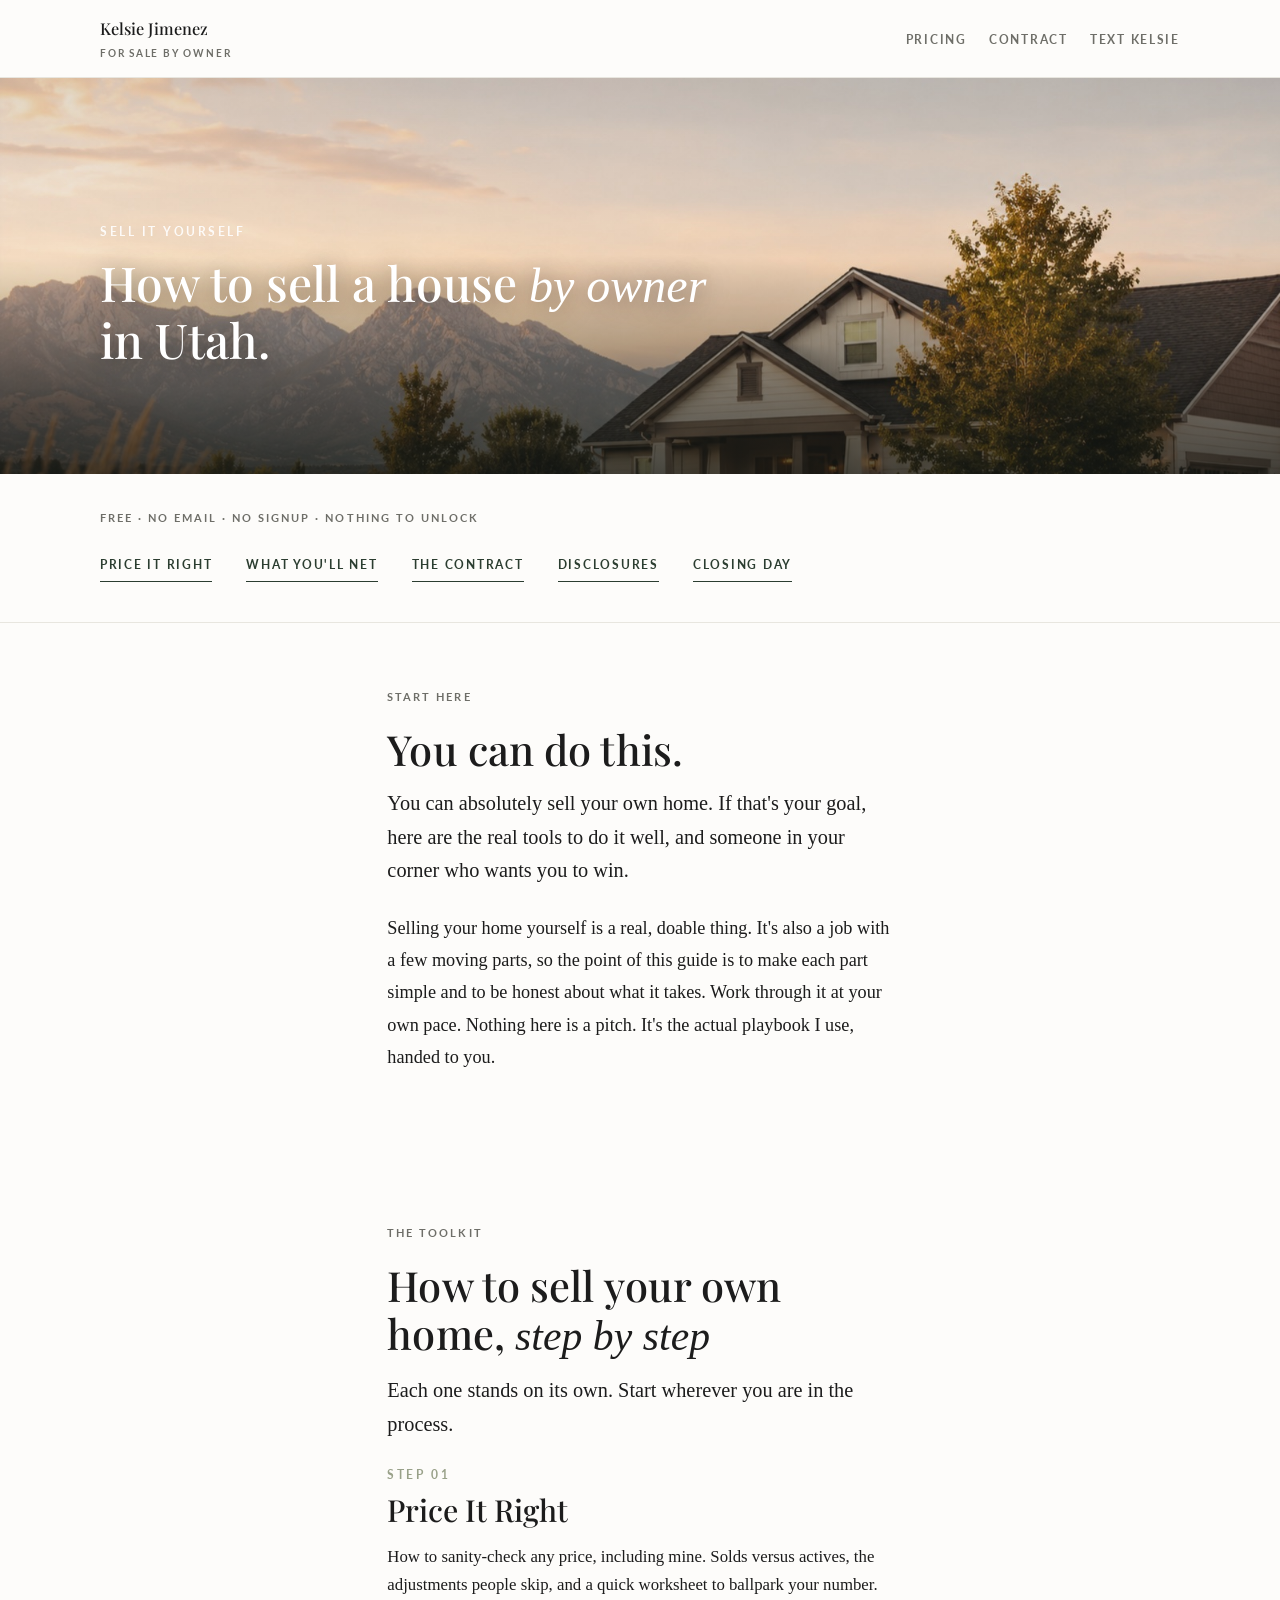
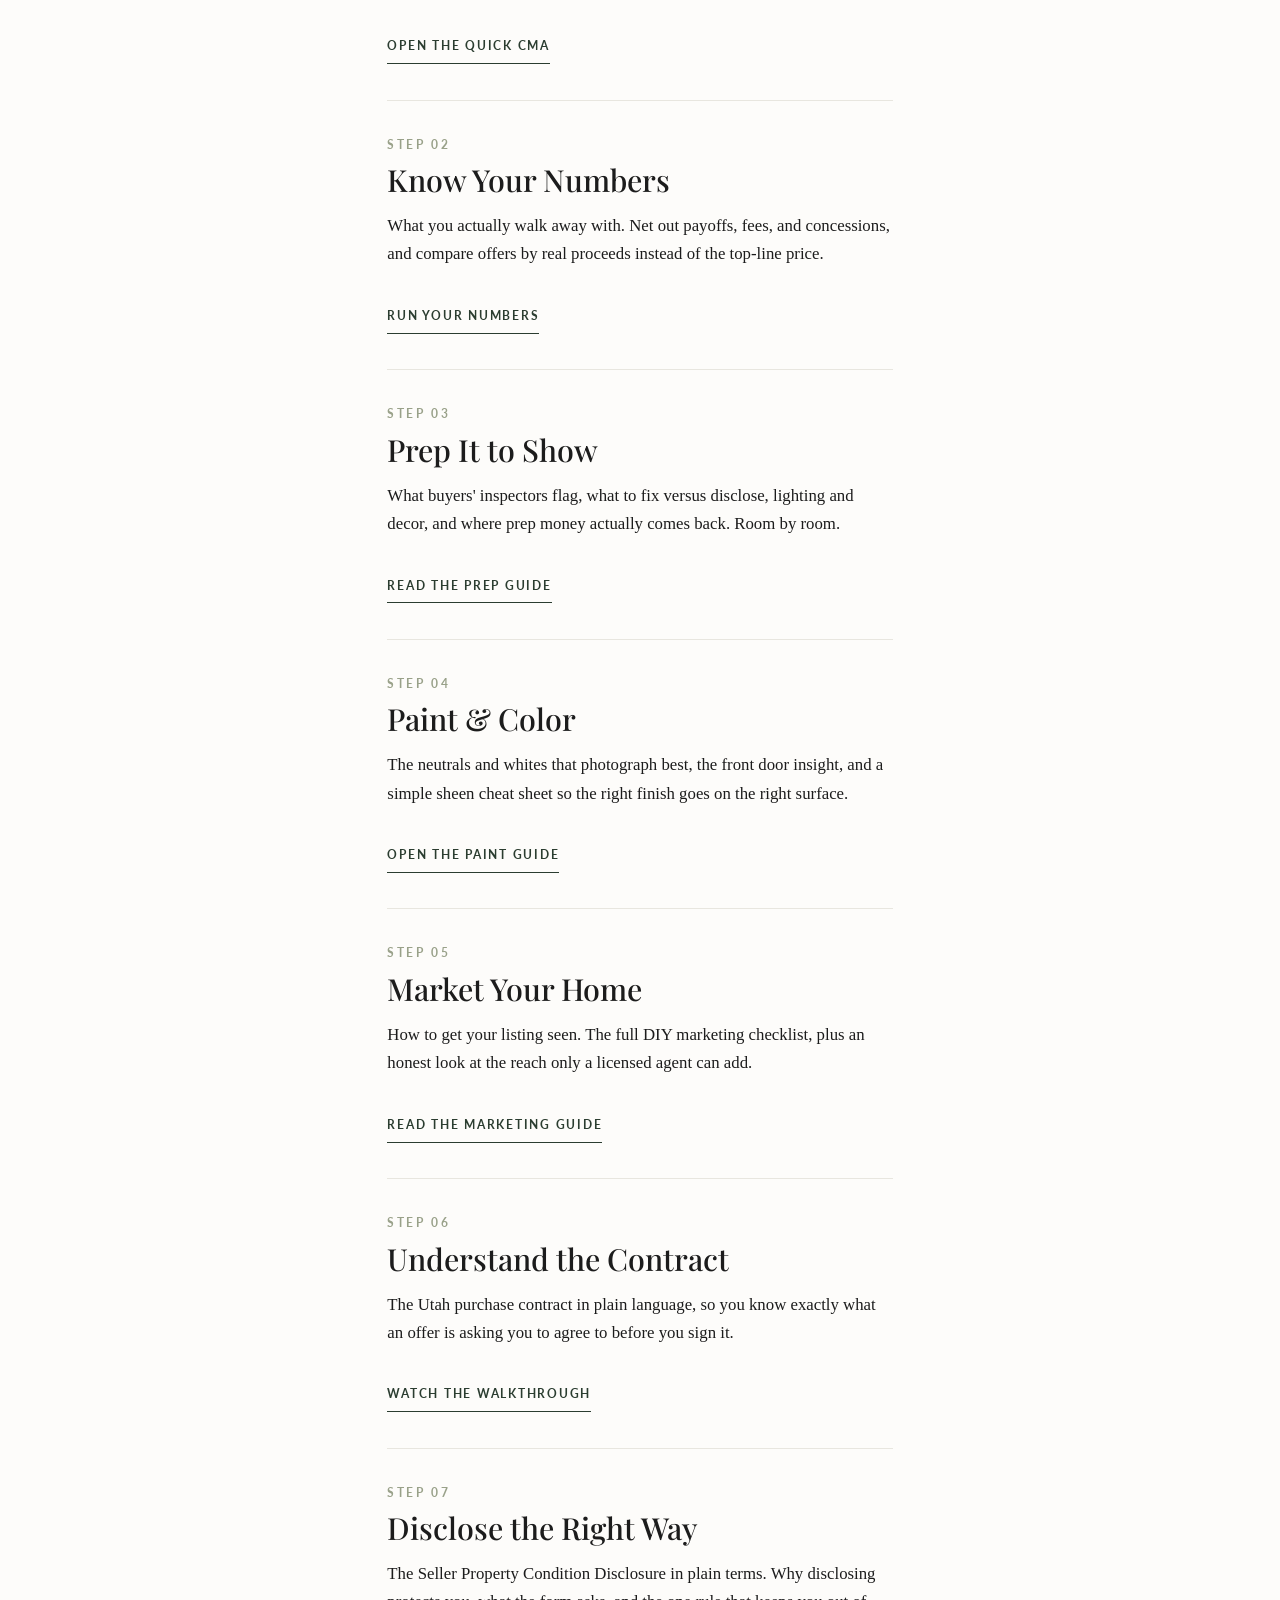
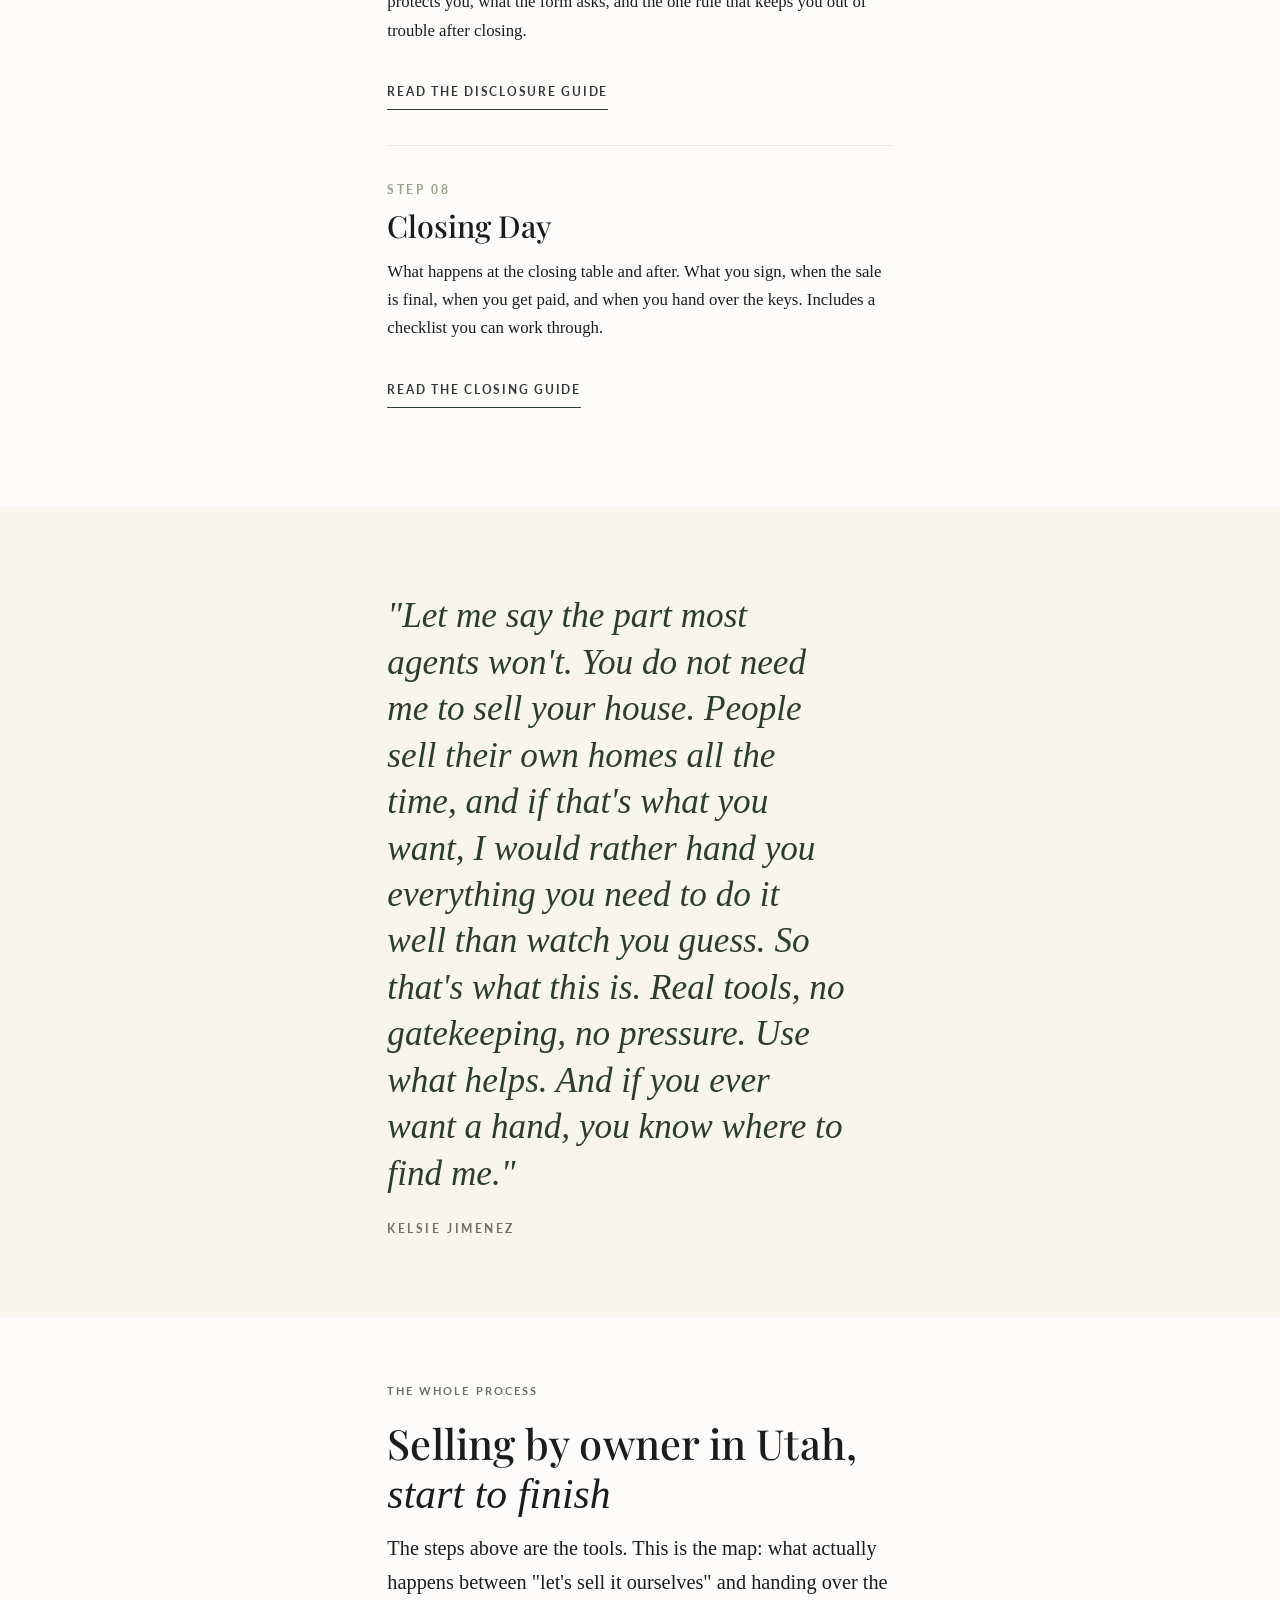
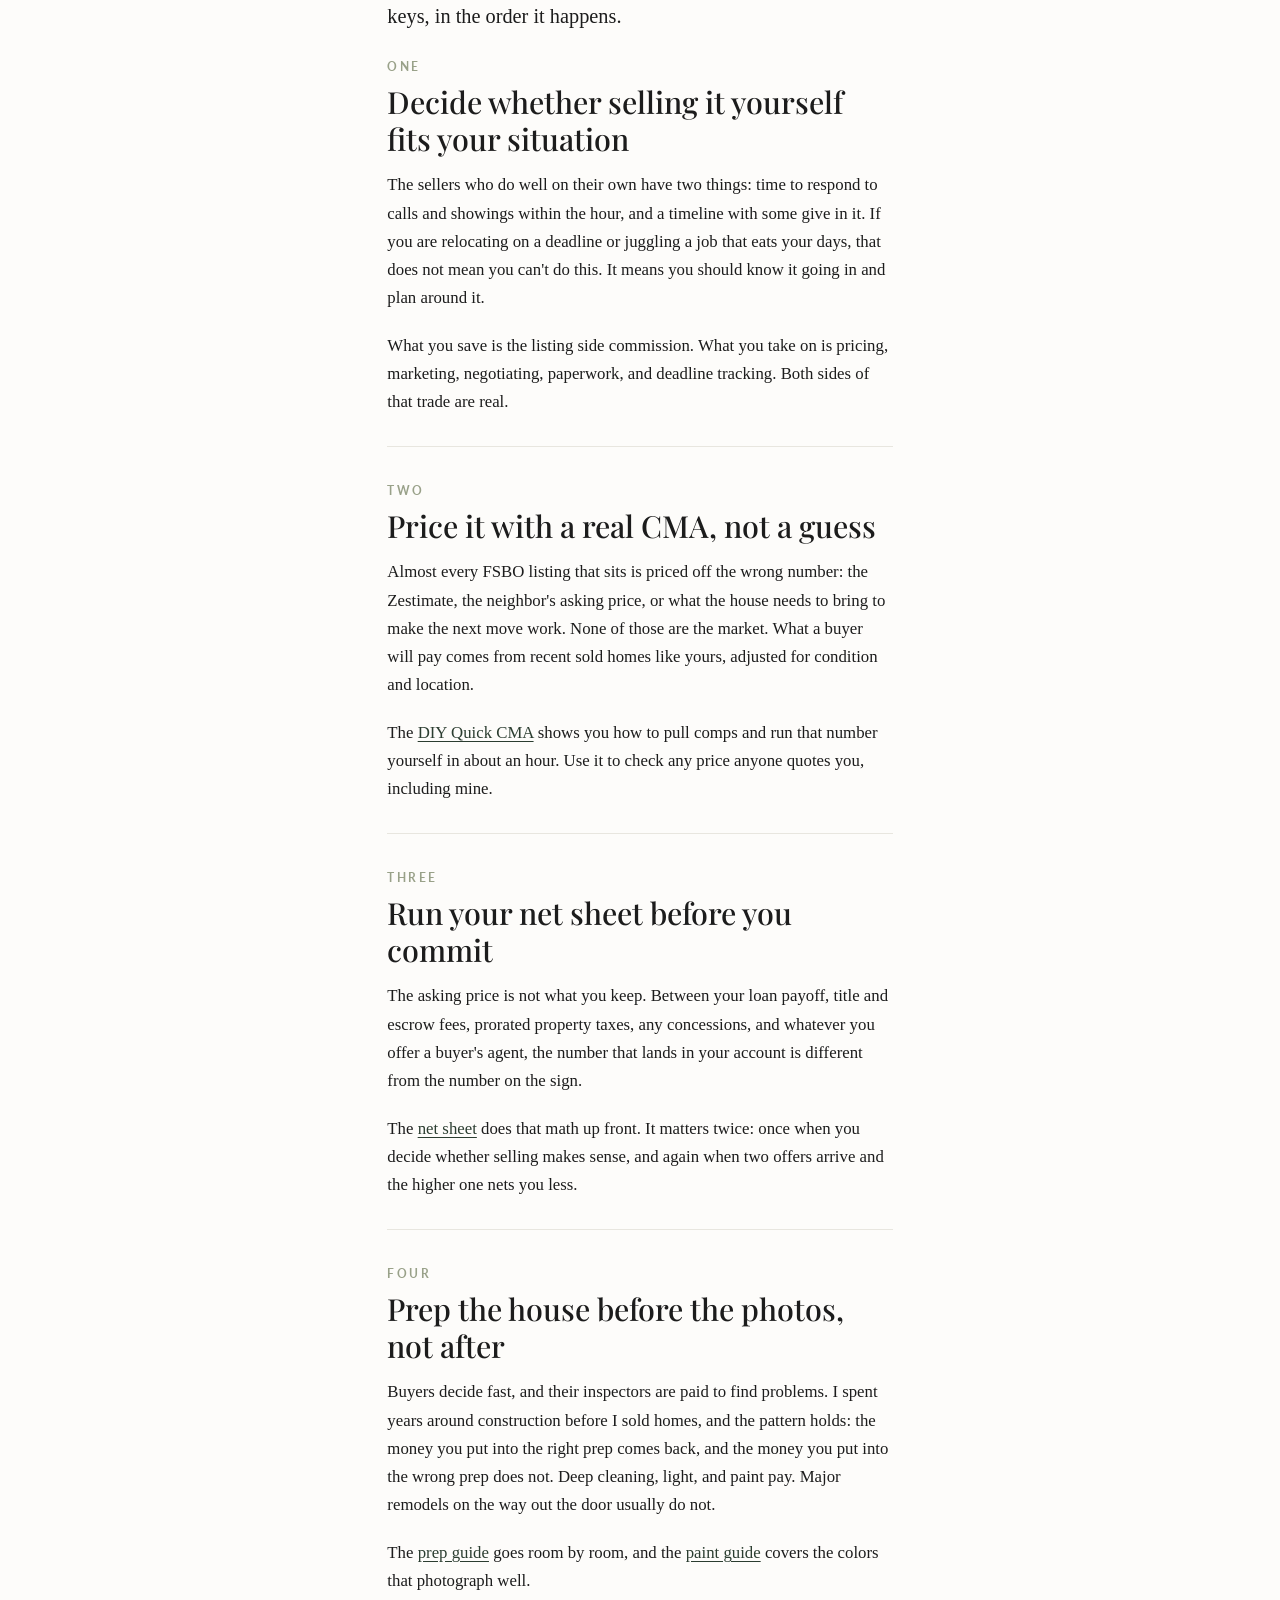
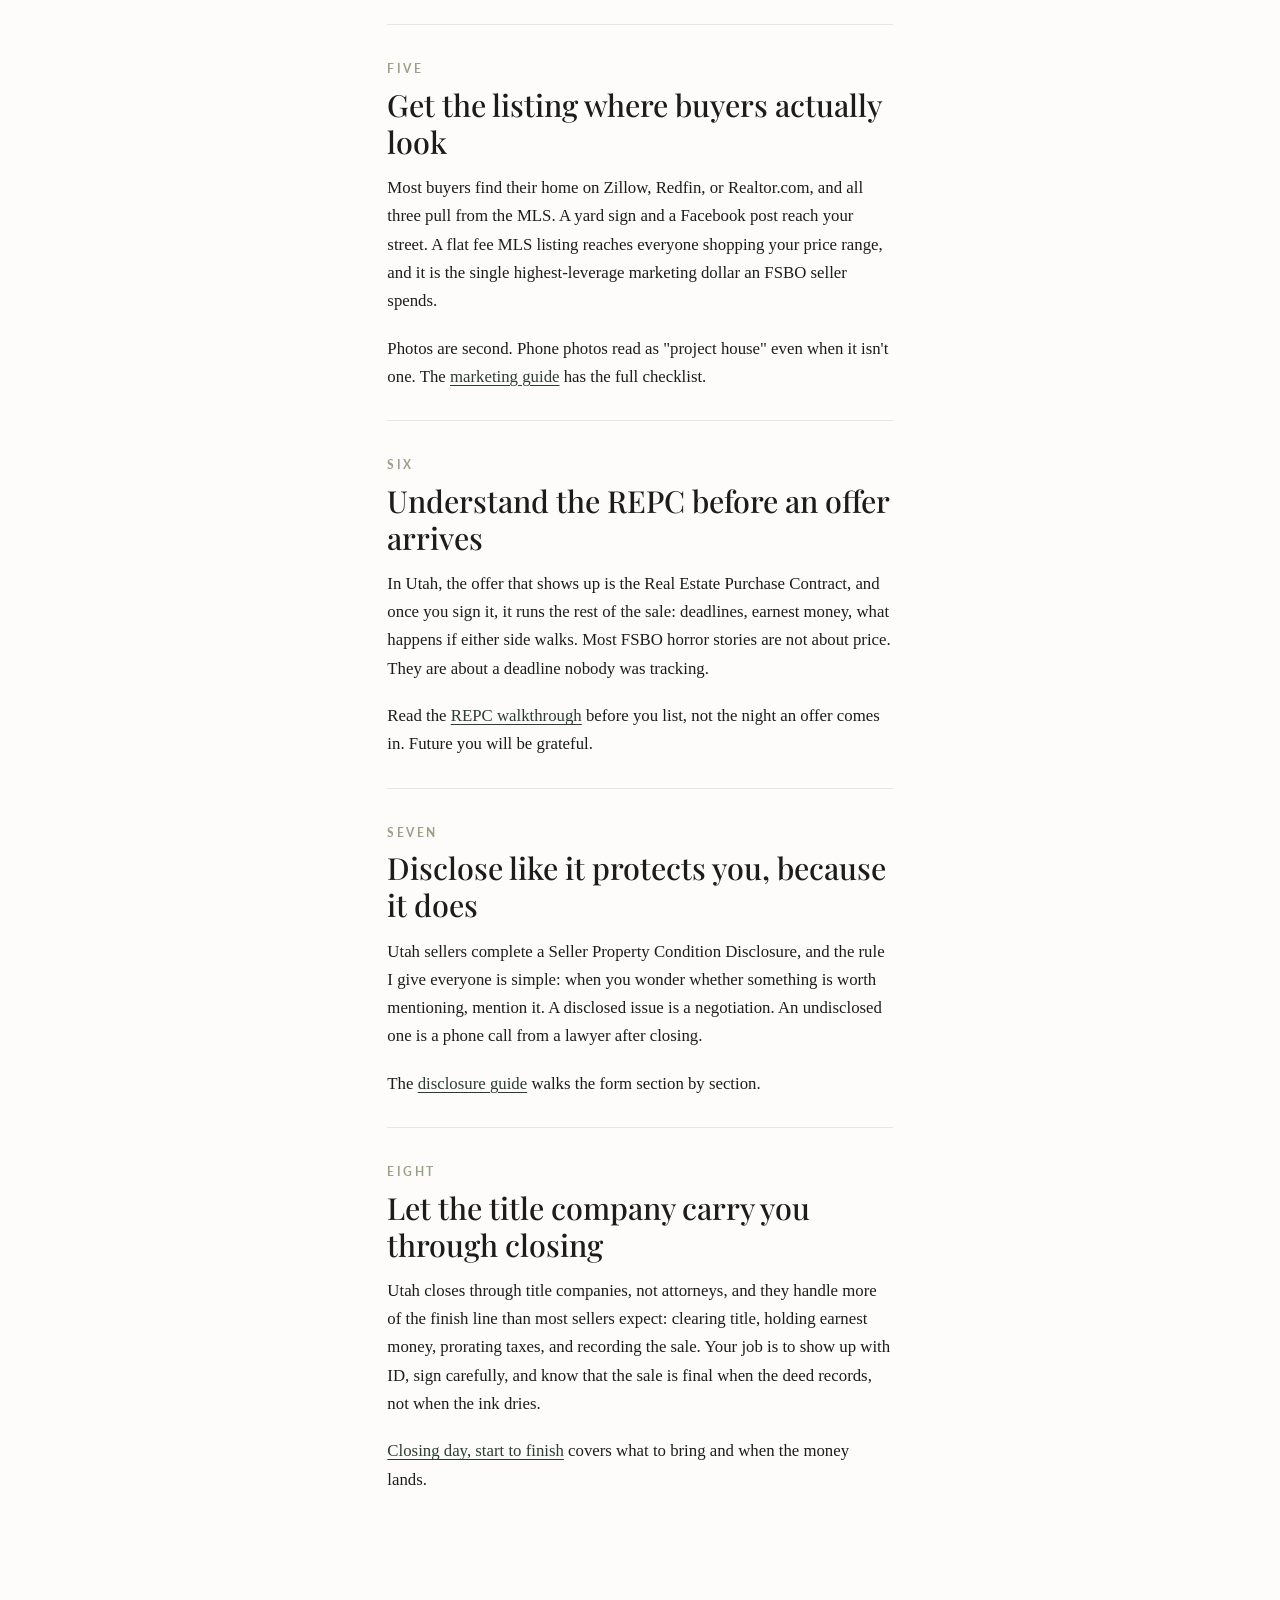
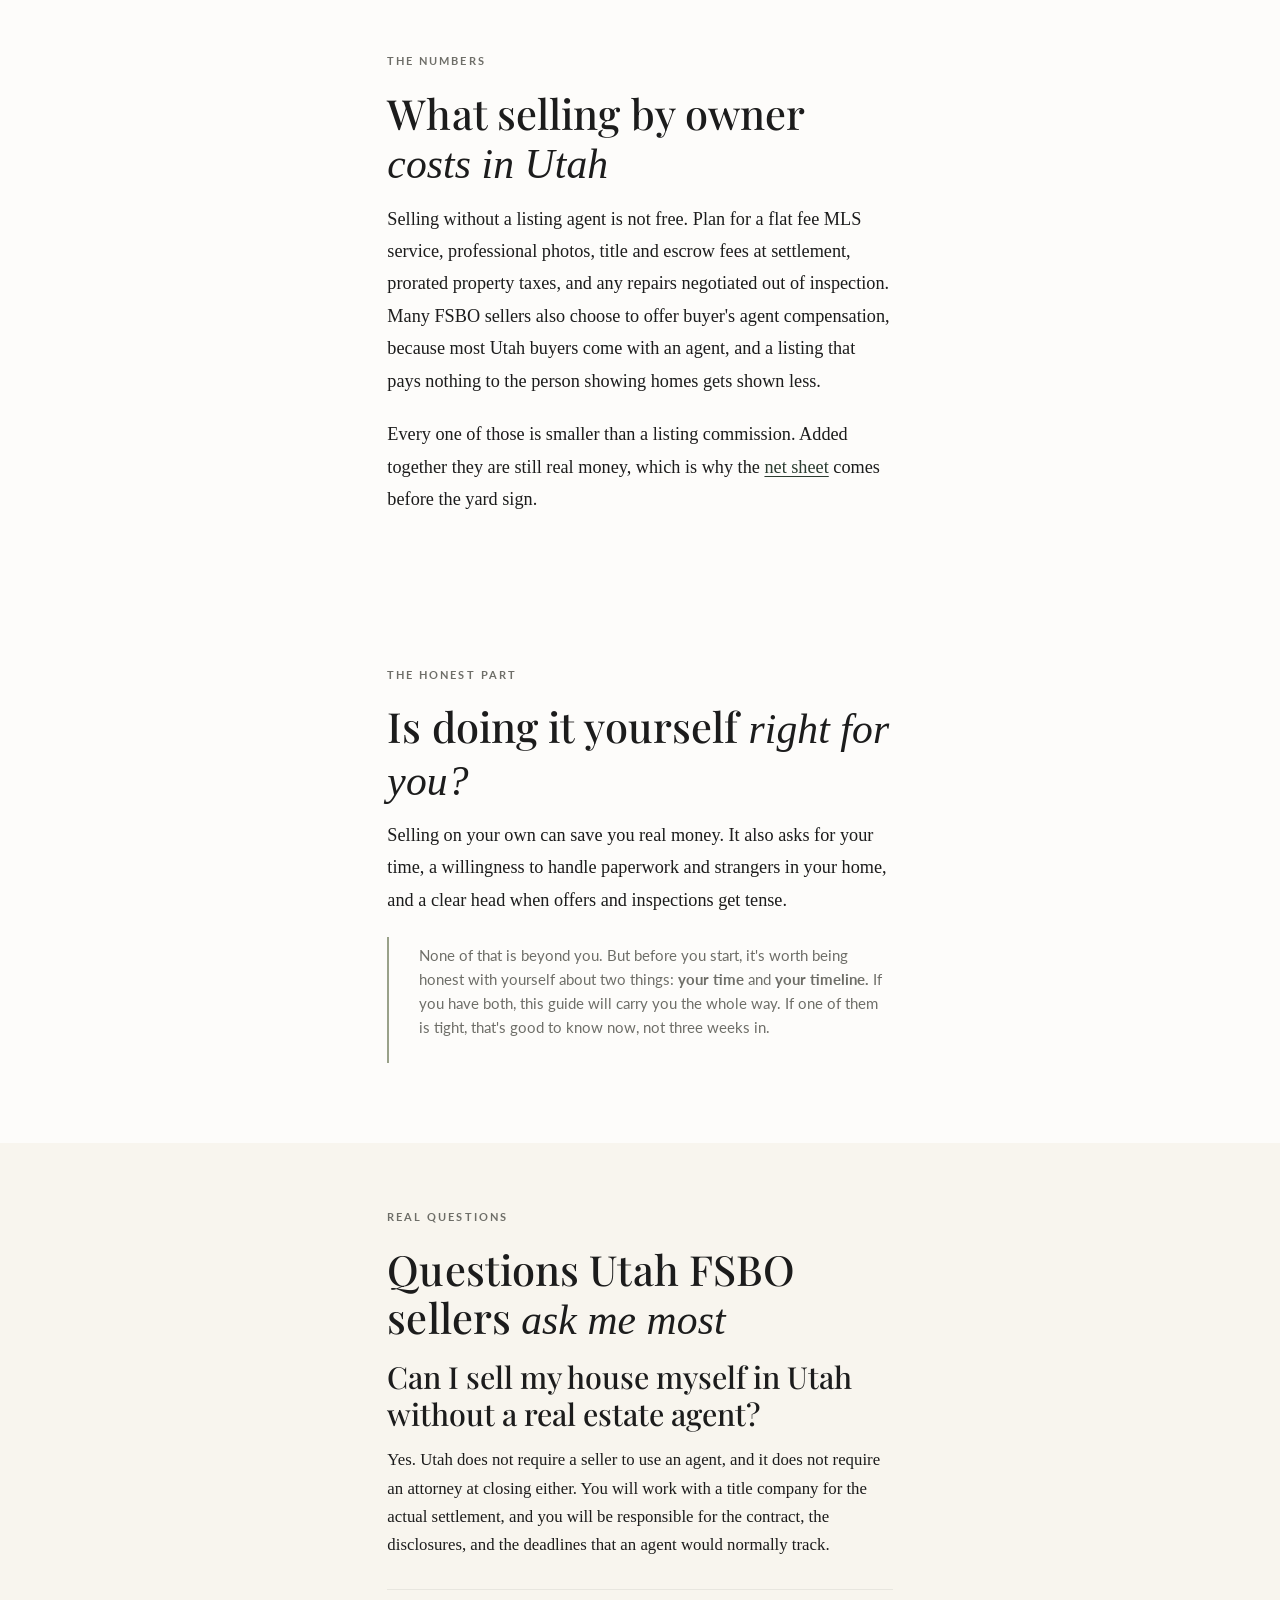
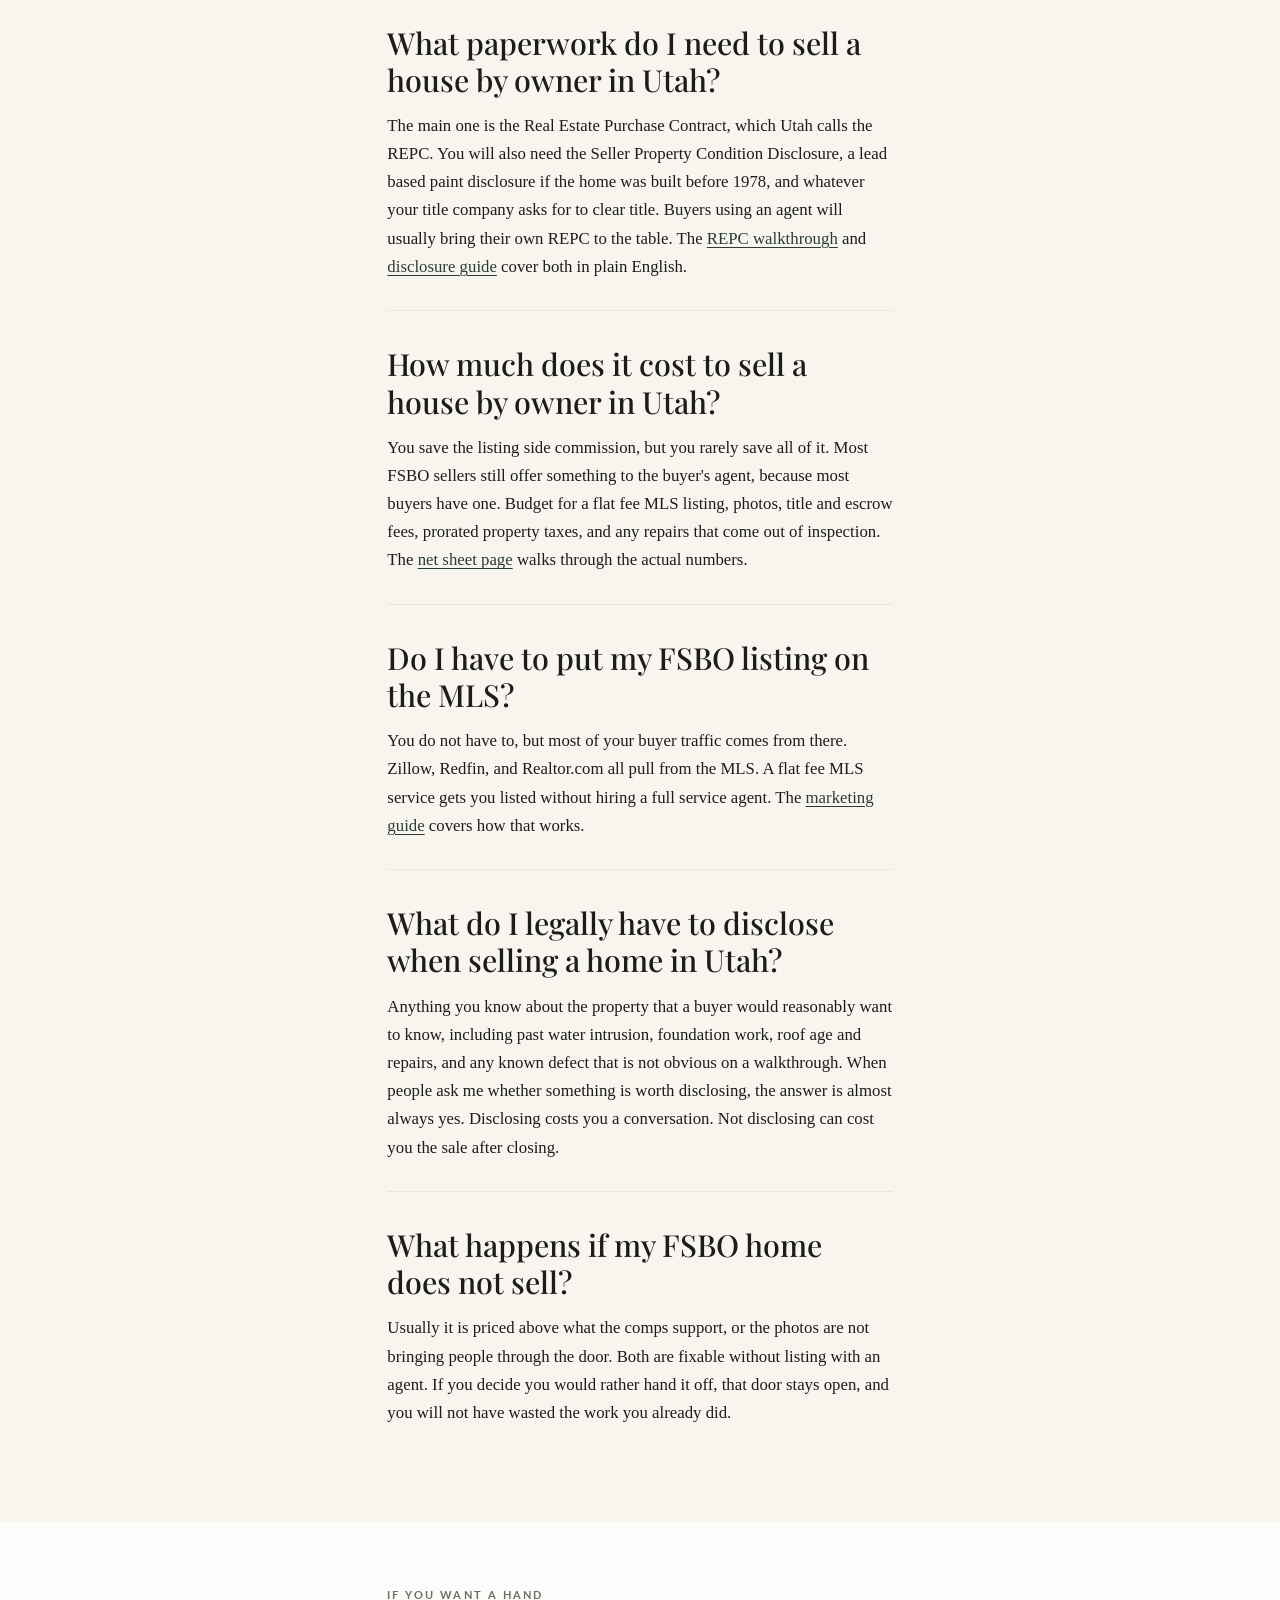
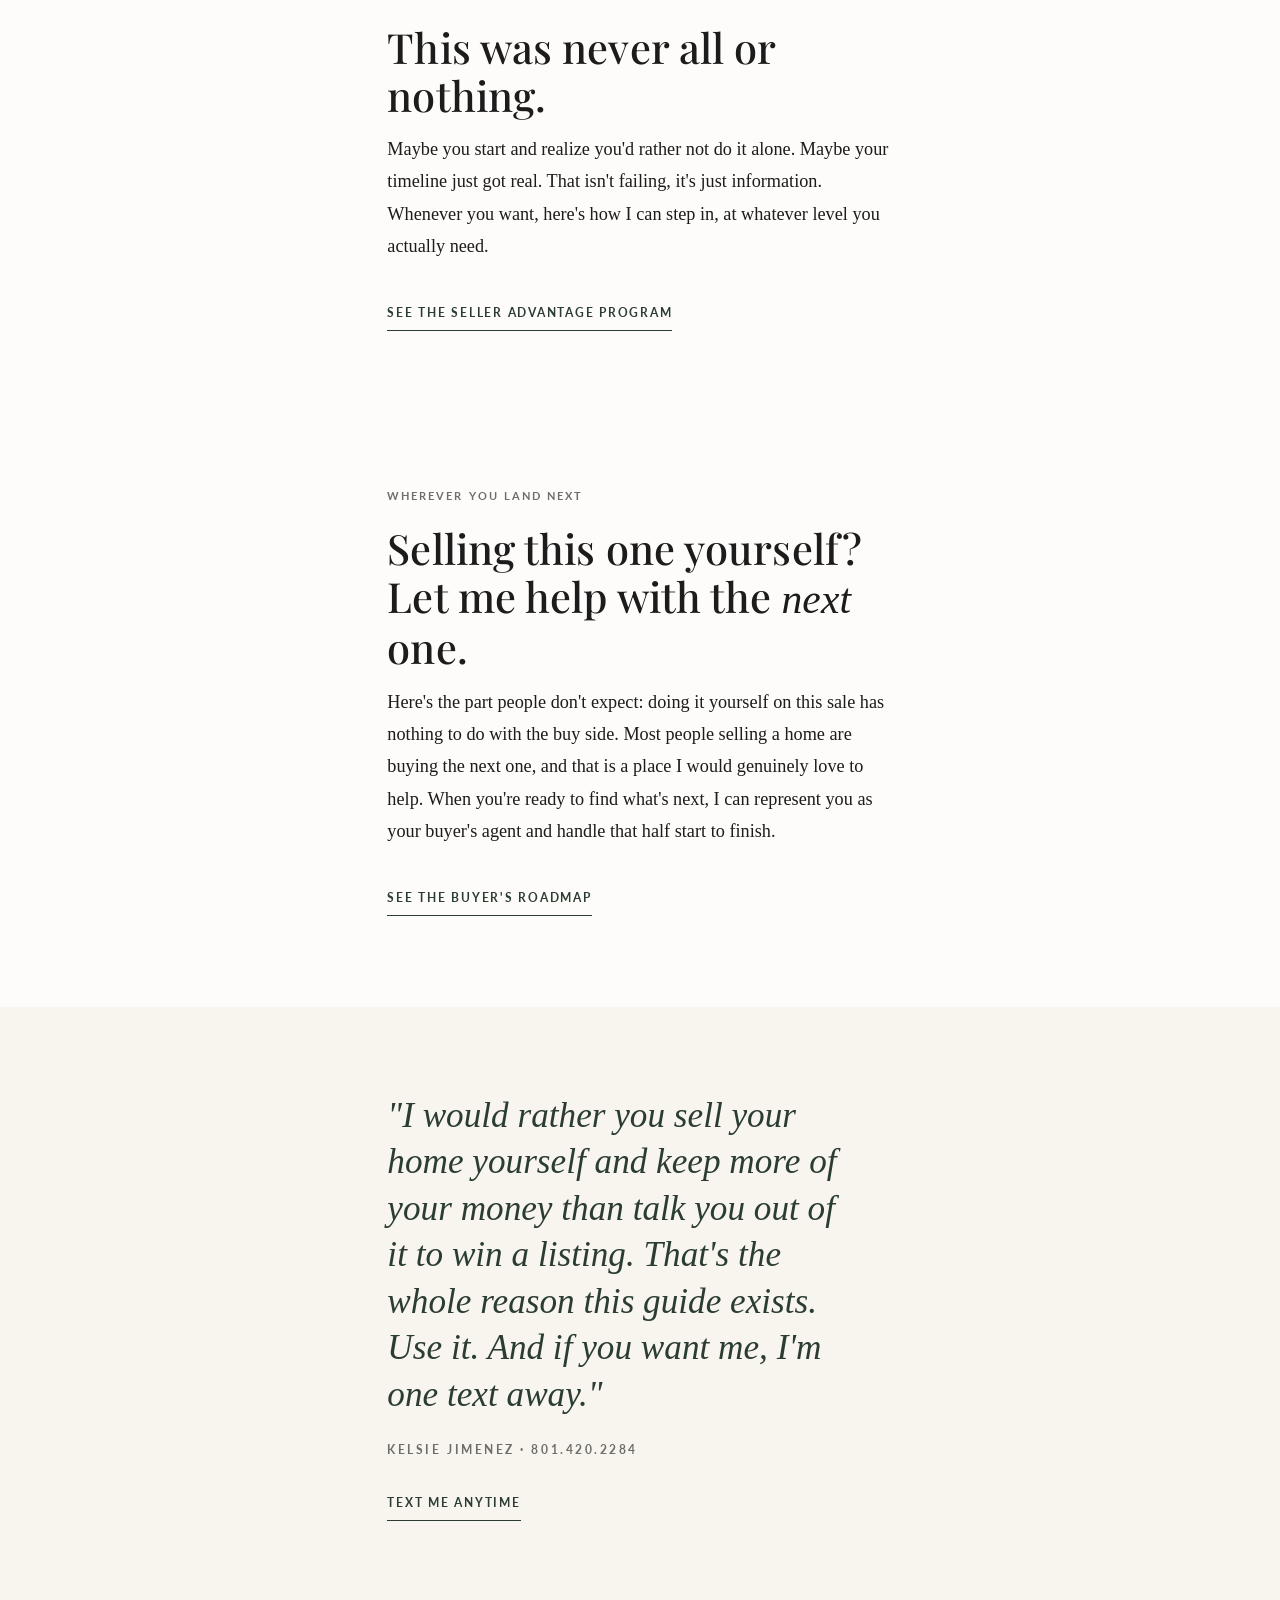
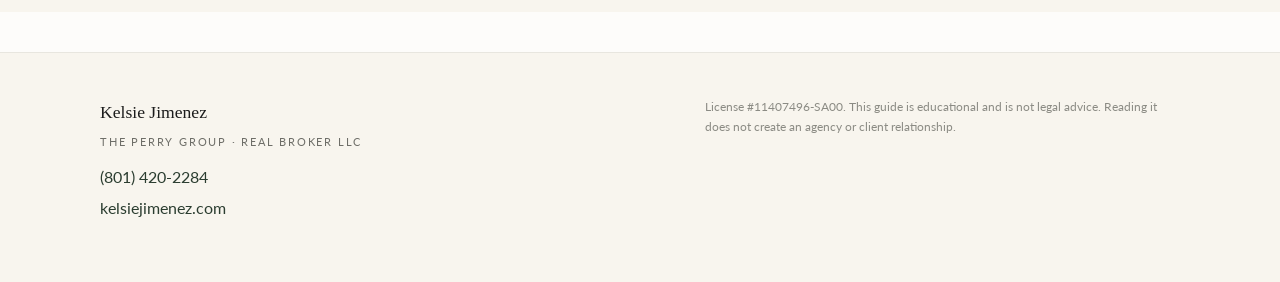
<file: index.html>
<!DOCTYPE html>
<html lang="en">
<head>
<!-- Google tag (gtag.js) -->
<script async src="https://www.googletagmanager.com/gtag/js?id=G-YQR8LKWMLH"></script>
<script>
  window.dataLayer = window.dataLayer || [];
  function gtag(){dataLayer.push(arguments);}
  gtag('js', new Date());
  gtag('config', 'G-YQR8LKWMLH');
</script>
<script id="kj-lead-events">
document.addEventListener('click',function(e){var a=e.target.closest&&e.target.closest('a[href^="sms:"],a[href^="tel:"]');if(a&&window.gtag){gtag('event',a.getAttribute('href').indexOf('sms:')===0?'text_me_click':'call_click',{link_url:a.getAttribute('href'),page_title:document.title,transport_type:'beacon'});}},true);
document.addEventListener('submit',function(e){if(window.gtag){gtag('event','generate_lead',{form_id:(e.target&&e.target.id)||'',page_title:document.title,transport_type:'beacon'});}},true);
</script>

<meta charset="UTF-8">
<meta name="viewport" content="width=device-width, initial-scale=1.0">
<title>How to Sell a House By Owner in Utah: Step by Step</title>
<meta name="description" content="A step by step FSBO guide for Utah homeowners. Price it, prep it, market it, handle the REPC and disclosures, and get to closing without an agent.">
<link rel="canonical" href="https://forsalebyowner.kelsiejimenez.com/">
<meta property="og:title" content="How to Sell a House By Owner in Utah: Step by Step">
<meta property="og:description" content="A step by step FSBO guide for Utah homeowners, from a listing agent who wants you to win. No gatekeeping, no pressure.">
<meta property="og:type" content="website">
<meta property="og:url" content="https://forsalebyowner.kelsiejimenez.com/">
<link rel="preconnect" href="https://fonts.googleapis.com" />
<link rel="preconnect" href="https://fonts.gstatic.com" crossorigin />
<link href="https://fonts.googleapis.com/css2?family=Lato:wght@400;700&family=Playfair+Display:wght@400;500;600&display=swap" rel="stylesheet" />
<link rel="stylesheet" href="guide.css">

<script type="application/ld+json">
{
  "@context": "https://schema.org",
  "@type": "RealEstateAgent",
  "name": "Kelsie Jimenez",
  "image": "https://kelsiejimenez.com/wp-content/uploads/2026/06/headshot.jpg",
  "url": "https://forsalebyowner.kelsiejimenez.com/",
  "telephone": "+1-801-420-2284",
  "email": "kelsie.jimenez@theperry.group",
  "priceRange": "$$",
  "areaServed": {
    "@type": "AdministrativeArea",
    "name": "Utah County, Utah"
  },
  "worksFor": {
    "@type": "Organization",
    "name": "The Perry Group | Real Broker LLC"
  },
  "address": {
    "@type": "PostalAddress",
    "streetAddress": "2168 W Grove Pkwy, Suite 225",
    "addressLocality": "Pleasant Grove",
    "addressRegion": "UT",
    "postalCode": "84062",
    "addressCountry": "US"
  },
  "knowsAbout": [
    "For sale by owner",
    "DIY home selling",
    "Utah County real estate",
    "Home pricing strategy",
    "Utah Real Estate Purchase Contract"
  ],
  "description": "Kelsie Jimenez is a Utah County listing specialist with The Perry Group | Real Broker LLC who helps FSBO sellers with pricing, prep, and paperwork, with a construction background that lets her walk the house before the buyer's inspector does."
}
</script>
</head>
<body>
<a class="skip" href="#main">Skip to content</a>

<header class="topbar"><div class="wrap"><a class="brand" href="/">Kelsie Jimenez<span class="brand-sub">For Sale By Owner</span></a>
<nav><a href="diy-cma.html">Pricing</a><a href="repc-walkthrough.html">Contract</a><a href="sms:8014202284">Text Kelsie</a></nav></div></header>

<section class="hero-slim">
  <img class="hero-img" src="hero.jpg" alt="A Utah County home at golden hour with the mountains behind it" />
  <div class="hero-scrim"></div>
  <div class="hero-inner">
    <span class="hero-eyebrow">Sell It Yourself</span>
    <h1 class="hero-title">How to sell a house <em>by owner</em> in Utah.</h1>
  </div>
</section>

<div class="contents">
  <div class="wrap">
    <p class="promise">Free &middot; No email &middot; No signup &middot; Nothing to unlock</p>
    <div class="clist">
      <a href="diy-cma.html">Price It Right</a>
      <a href="seller-net-sheet.html">What You'll Net</a>
      <a href="repc-walkthrough.html">The Contract</a>
      <a href="disclosures.html">Disclosures</a>
      <a href="settlement-day.html">Closing Day</a>
    </div>
  </div>
</div>

<main id="main">

<section>
  <div class="wrap read">
    <span class="label">Start here</span>
    <h2>You can do this.</h2>
    <p class="lede">You can absolutely sell your own home. If that's your goal, here are the real tools to do it well, and someone in your corner who wants you to win.</p>
    <p>Selling your home yourself is a real, doable thing. It's also a job with a few moving parts, so the point of this guide is to make each part simple and to be honest about what it takes. Work through it at your own pace. Nothing here is a pitch. It's the actual playbook I use, handed to you.</p>
  </div>
</section>

<section>
  <div class="wrap read">
    <span class="label">The toolkit</span>
    <h2>How to sell your own home, <em>step by step</em></h2>
    <p class="lede">Each one stands on its own. Start wherever you are in the process.</p>

    <div class="step">
      <div class="step-num">Step 01</div>
      <h3>Price It Right</h3>
      <p>How to sanity-check any price, including mine. Solds versus actives, the adjustments people skip, and a quick worksheet to ballpark your number.</p>
      <p><a class="ed-link" href="diy-cma.html">Open the Quick CMA</a></p>
    </div>

    <div class="step">
      <div class="step-num">Step 02</div>
      <h3>Know Your Numbers</h3>
      <p>What you actually walk away with. Net out payoffs, fees, and concessions, and compare offers by real proceeds instead of the top-line price.</p>
      <p><a class="ed-link" href="seller-net-sheet.html">Run Your Numbers</a></p>
    </div>

    <div class="step">
      <div class="step-num">Step 03</div>
      <h3>Prep It to Show</h3>
      <p>What buyers' inspectors flag, what to fix versus disclose, lighting and decor, and where prep money actually comes back. Room by room.</p>
      <p><a class="ed-link" href="listing-prep.html">Read the Prep Guide</a></p>
    </div>

    <div class="step">
      <div class="step-num">Step 04</div>
      <h3>Paint &amp; Color</h3>
      <p>The neutrals and whites that photograph best, the front door insight, and a simple sheen cheat sheet so the right finish goes on the right surface.</p>
      <p><a class="ed-link" href="paint-guide.html">Open the Paint Guide</a></p>
    </div>

    <div class="step">
      <div class="step-num">Step 05</div>
      <h3>Market Your Home</h3>
      <p>How to get your listing seen. The full DIY marketing checklist, plus an honest look at the reach only a licensed agent can add.</p>
      <p><a class="ed-link" href="market-your-home.html">Read the Marketing Guide</a></p>
    </div>

    <div class="step">
      <div class="step-num">Step 06</div>
      <h3>Understand the Contract</h3>
      <p>The Utah purchase contract in plain language, so you know exactly what an offer is asking you to agree to before you sign it.</p>
      <p><a class="ed-link" href="repc-walkthrough.html">Watch the Walkthrough</a></p>
    </div>

    <div class="step">
      <div class="step-num">Step 07</div>
      <h3>Disclose the Right Way</h3>
      <p>The Seller Property Condition Disclosure in plain terms. Why disclosing protects you, what the form asks, and the one rule that keeps you out of trouble after closing.</p>
      <p><a class="ed-link" href="disclosures.html">Read the Disclosure Guide</a></p>
    </div>

    <div class="step">
      <div class="step-num">Step 08</div>
      <h3>Closing Day</h3>
      <p>What happens at the closing table and after. What you sign, when the sale is final, when you get paid, and when you hand over the keys. Includes a checklist you can work through.</p>
      <p><a class="ed-link" href="settlement-day.html">Read the Closing Guide</a></p>
    </div>
  </div>
</section>

<section class="band-warm">
  <div class="wrap read">
    <p class="pull">"Let me say the part most agents won't. You do not need me to sell your house. People sell their own homes all the time, and if that's what you want, I would rather hand you everything you need to do it well than watch you guess. So that's what this is. Real tools, no gatekeeping, no pressure. Use what helps. And if you ever want a hand, you know where to find me."</p>
    <p class="pull-sig">Kelsie Jimenez</p>
  </div>
</section>

<section>
  <div class="wrap read">
    <span class="label">The whole process</span>
    <h2>Selling by owner in Utah, <em>start to finish</em></h2>
    <p class="lede">The steps above are the tools. This is the map: what actually happens between "let's sell it ourselves" and handing over the keys, in the order it happens.</p>

    <div class="step">
      <div class="step-num">One</div>
      <h3>Decide whether selling it yourself fits your situation</h3>
      <p>The sellers who do well on their own have two things: time to respond to calls and showings within the hour, and a timeline with some give in it. If you are relocating on a deadline or juggling a job that eats your days, that does not mean you can't do this. It means you should know it going in and plan around it.</p>
      <p>What you save is the listing side commission. What you take on is pricing, marketing, negotiating, paperwork, and deadline tracking. Both sides of that trade are real.</p>
    </div>

    <div class="step">
      <div class="step-num">Two</div>
      <h3>Price it with a real CMA, not a guess</h3>
      <p>Almost every FSBO listing that sits is priced off the wrong number: the Zestimate, the neighbor's asking price, or what the house needs to bring to make the next move work. None of those are the market. What a buyer will pay comes from recent sold homes like yours, adjusted for condition and location.</p>
      <p>The <a href="diy-cma.html">DIY Quick CMA</a> shows you how to pull comps and run that number yourself in about an hour. Use it to check any price anyone quotes you, including mine.</p>
    </div>

    <div class="step">
      <div class="step-num">Three</div>
      <h3>Run your net sheet before you commit</h3>
      <p>The asking price is not what you keep. Between your loan payoff, title and escrow fees, prorated property taxes, any concessions, and whatever you offer a buyer's agent, the number that lands in your account is different from the number on the sign.</p>
      <p>The <a href="seller-net-sheet.html">net sheet</a> does that math up front. It matters twice: once when you decide whether selling makes sense, and again when two offers arrive and the higher one nets you less.</p>
    </div>

    <div class="step">
      <div class="step-num">Four</div>
      <h3>Prep the house before the photos, not after</h3>
      <p>Buyers decide fast, and their inspectors are paid to find problems. I spent years around construction before I sold homes, and the pattern holds: the money you put into the right prep comes back, and the money you put into the wrong prep does not. Deep cleaning, light, and paint pay. Major remodels on the way out the door usually do not.</p>
      <p>The <a href="listing-prep.html">prep guide</a> goes room by room, and the <a href="paint-guide.html">paint guide</a> covers the colors that photograph well.</p>
    </div>

    <div class="step">
      <div class="step-num">Five</div>
      <h3>Get the listing where buyers actually look</h3>
      <p>Most buyers find their home on Zillow, Redfin, or Realtor.com, and all three pull from the MLS. A yard sign and a Facebook post reach your street. A flat fee MLS listing reaches everyone shopping your price range, and it is the single highest-leverage marketing dollar an FSBO seller spends.</p>
      <p>Photos are second. Phone photos read as "project house" even when it isn't one. The <a href="market-your-home.html">marketing guide</a> has the full checklist.</p>
    </div>

    <div class="step">
      <div class="step-num">Six</div>
      <h3>Understand the REPC before an offer arrives</h3>
      <p>In Utah, the offer that shows up is the Real Estate Purchase Contract, and once you sign it, it runs the rest of the sale: deadlines, earnest money, what happens if either side walks. Most FSBO horror stories are not about price. They are about a deadline nobody was tracking.</p>
      <p>Read the <a href="repc-walkthrough.html">REPC walkthrough</a> before you list, not the night an offer comes in. Future you will be grateful.</p>
    </div>

    <div class="step">
      <div class="step-num">Seven</div>
      <h3>Disclose like it protects you, because it does</h3>
      <p>Utah sellers complete a Seller Property Condition Disclosure, and the rule I give everyone is simple: when you wonder whether something is worth mentioning, mention it. A disclosed issue is a negotiation. An undisclosed one is a phone call from a lawyer after closing.</p>
      <p>The <a href="disclosures.html">disclosure guide</a> walks the form section by section.</p>
    </div>

    <div class="step">
      <div class="step-num">Eight</div>
      <h3>Let the title company carry you through closing</h3>
      <p>Utah closes through title companies, not attorneys, and they handle more of the finish line than most sellers expect: clearing title, holding earnest money, prorating taxes, and recording the sale. Your job is to show up with ID, sign carefully, and know that the sale is final when the deed records, not when the ink dries.</p>
      <p><a href="settlement-day.html">Closing day, start to finish</a> covers what to bring and when the money lands.</p>
    </div>
  </div>
</section>

<section>
  <div class="wrap read">
    <span class="label">The numbers</span>
    <h2>What selling by owner <em>costs in Utah</em></h2>
    <p>Selling without a listing agent is not free. Plan for a flat fee MLS service, professional photos, title and escrow fees at settlement, prorated property taxes, and any repairs negotiated out of inspection. Many FSBO sellers also choose to offer buyer's agent compensation, because most Utah buyers come with an agent, and a listing that pays nothing to the person showing homes gets shown less.</p>
    <p>Every one of those is smaller than a listing commission. Added together they are still real money, which is why the <a href="seller-net-sheet.html">net sheet</a> comes before the yard sign.</p>
  </div>
</section>

<section>
  <div class="wrap read">
    <span class="label">The honest part</span>
    <h2>Is doing it yourself <em>right for you?</em></h2>
    <p>Selling on your own can save you real money. It also asks for your time, a willingness to handle paperwork and strangers in your home, and a clear head when offers and inspections get tense.</p>
    <div class="panel">
      <p class="fine">None of that is beyond you. But before you start, it's worth being honest with yourself about two things: <strong>your time</strong> and <strong>your timeline.</strong> If you have both, this guide will carry you the whole way. If one of them is tight, that's good to know now, not three weeks in.</p>
    </div>
  </div>
</section>

<section class="band-warm">
  <div class="wrap read">
    <span class="label">Real questions</span>
    <h2>Questions Utah FSBO sellers <em>ask me most</em></h2>

    <div class="step">
      <h3>Can I sell my house myself in Utah without a real estate agent?</h3>
      <p>Yes. Utah does not require a seller to use an agent, and it does not require an attorney at closing either. You will work with a title company for the actual settlement, and you will be responsible for the contract, the disclosures, and the deadlines that an agent would normally track.</p>
    </div>

    <div class="step">
      <h3>What paperwork do I need to sell a house by owner in Utah?</h3>
      <p>The main one is the Real Estate Purchase Contract, which Utah calls the REPC. You will also need the Seller Property Condition Disclosure, a lead based paint disclosure if the home was built before 1978, and whatever your title company asks for to clear title. Buyers using an agent will usually bring their own REPC to the table. The <a href="repc-walkthrough.html">REPC walkthrough</a> and <a href="disclosures.html">disclosure guide</a> cover both in plain English.</p>
    </div>

    <div class="step">
      <h3>How much does it cost to sell a house by owner in Utah?</h3>
      <p>You save the listing side commission, but you rarely save all of it. Most FSBO sellers still offer something to the buyer's agent, because most buyers have one. Budget for a flat fee MLS listing, photos, title and escrow fees, prorated property taxes, and any repairs that come out of inspection. The <a href="seller-net-sheet.html">net sheet page</a> walks through the actual numbers.</p>
    </div>

    <div class="step">
      <h3>Do I have to put my FSBO listing on the MLS?</h3>
      <p>You do not have to, but most of your buyer traffic comes from there. Zillow, Redfin, and Realtor.com all pull from the MLS. A flat fee MLS service gets you listed without hiring a full service agent. The <a href="market-your-home.html">marketing guide</a> covers how that works.</p>
    </div>

    <div class="step">
      <h3>What do I legally have to disclose when selling a home in Utah?</h3>
      <p>Anything you know about the property that a buyer would reasonably want to know, including past water intrusion, foundation work, roof age and repairs, and any known defect that is not obvious on a walkthrough. When people ask me whether something is worth disclosing, the answer is almost always yes. Disclosing costs you a conversation. Not disclosing can cost you the sale after closing.</p>
    </div>

    <div class="step">
      <h3>What happens if my FSBO home does not sell?</h3>
      <p>Usually it is priced above what the comps support, or the photos are not bringing people through the door. Both are fixable without listing with an agent. If you decide you would rather hand it off, that door stays open, and you will not have wasted the work you already did.</p>
    </div>
  </div>
</section>

<section>
  <div class="wrap read">
    <span class="label">If you want a hand</span>
    <h2>This was never all or nothing.</h2>
    <p>Maybe you start and realize you'd rather not do it alone. Maybe your timeline just got real. That isn't failing, it's just information. Whenever you want, here's how I can step in, at whatever level you actually need.</p>
    <p><a class="ed-link" href="seller-advantage.html">See the Seller Advantage Program</a></p>
  </div>
</section>

<section>
  <div class="wrap read">
    <span class="label">Wherever you land next</span>
    <h2>Selling this one yourself? Let me help with the <em>next</em> one.</h2>
    <p>Here's the part people don't expect: doing it yourself on this sale has nothing to do with the buy side. Most people selling a home are buying the next one, and that is a place I would genuinely love to help. When you're ready to find what's next, I can represent you as your buyer's agent and handle that half start to finish.</p>
    <p><a class="ed-link" href="https://guide.kelsiejimenez.com/before-you-offer.html">See the buyer's roadmap</a></p>
  </div>
</section>

<section class="band-warm">
  <div class="wrap read">
    <p class="pull">"I would rather you sell your home yourself and keep more of your money than talk you out of it to win a listing. That's the whole reason this guide exists. Use it. And if you want me, I'm one text away."</p>
    <p class="pull-sig">Kelsie Jimenez &middot; 801.420.2284</p>
    <p><a class="ed-link" href="sms:8014202284">Text me anytime</a></p>
  </div>
</section>

</main>

<footer>
  <div class="wrap">
    <div>
      <div class="fname">Kelsie Jimenez<span>The Perry Group &middot; Real Broker LLC</span></div>
      <p class="contact"><a href="tel:8014202284">(801) 420-2284</a><br><a href="https://kelsiejimenez.com">kelsiejimenez.com</a></p>
    </div>
    <div>
      <p class="disclaimer">License #11407496-SA00. This guide is educational and is not legal advice. Reading it does not create an agency or client relationship.</p>
    </div>
  </div>
</footer>

</body>
</html>
</file>
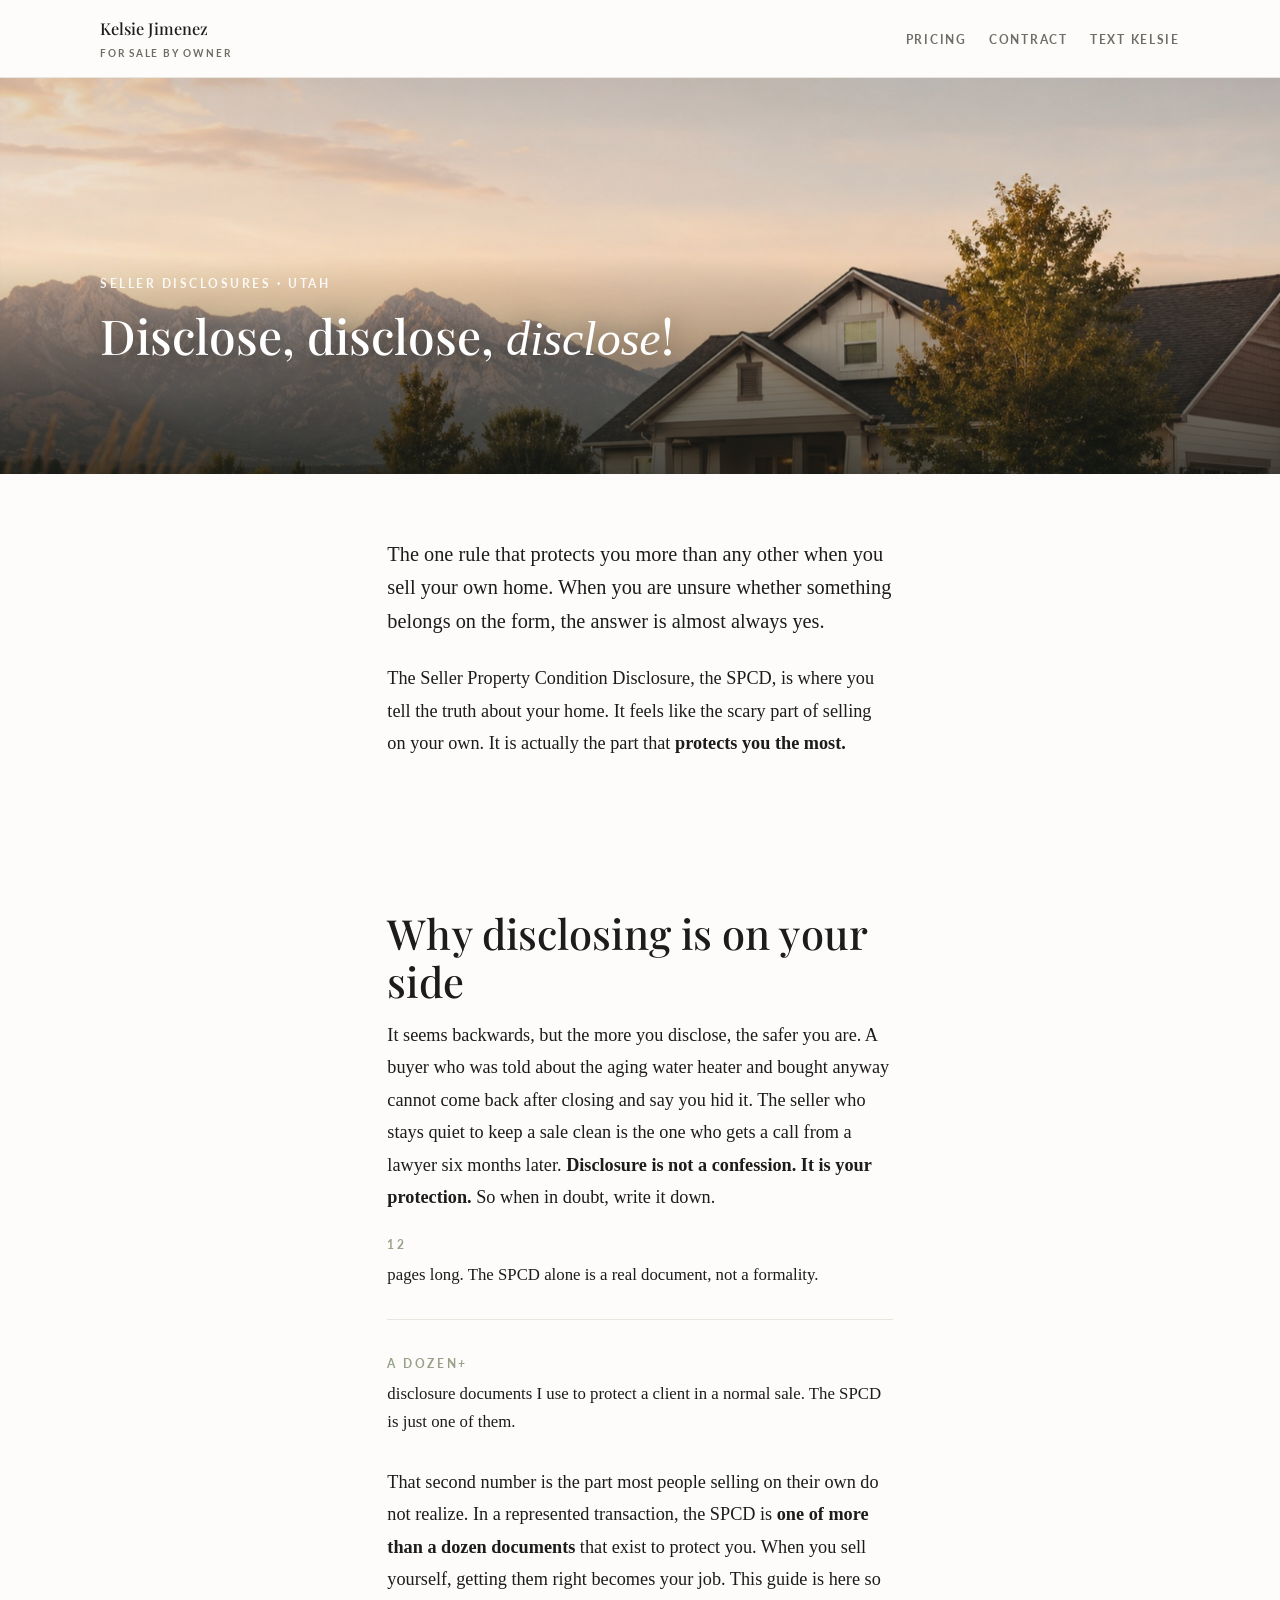
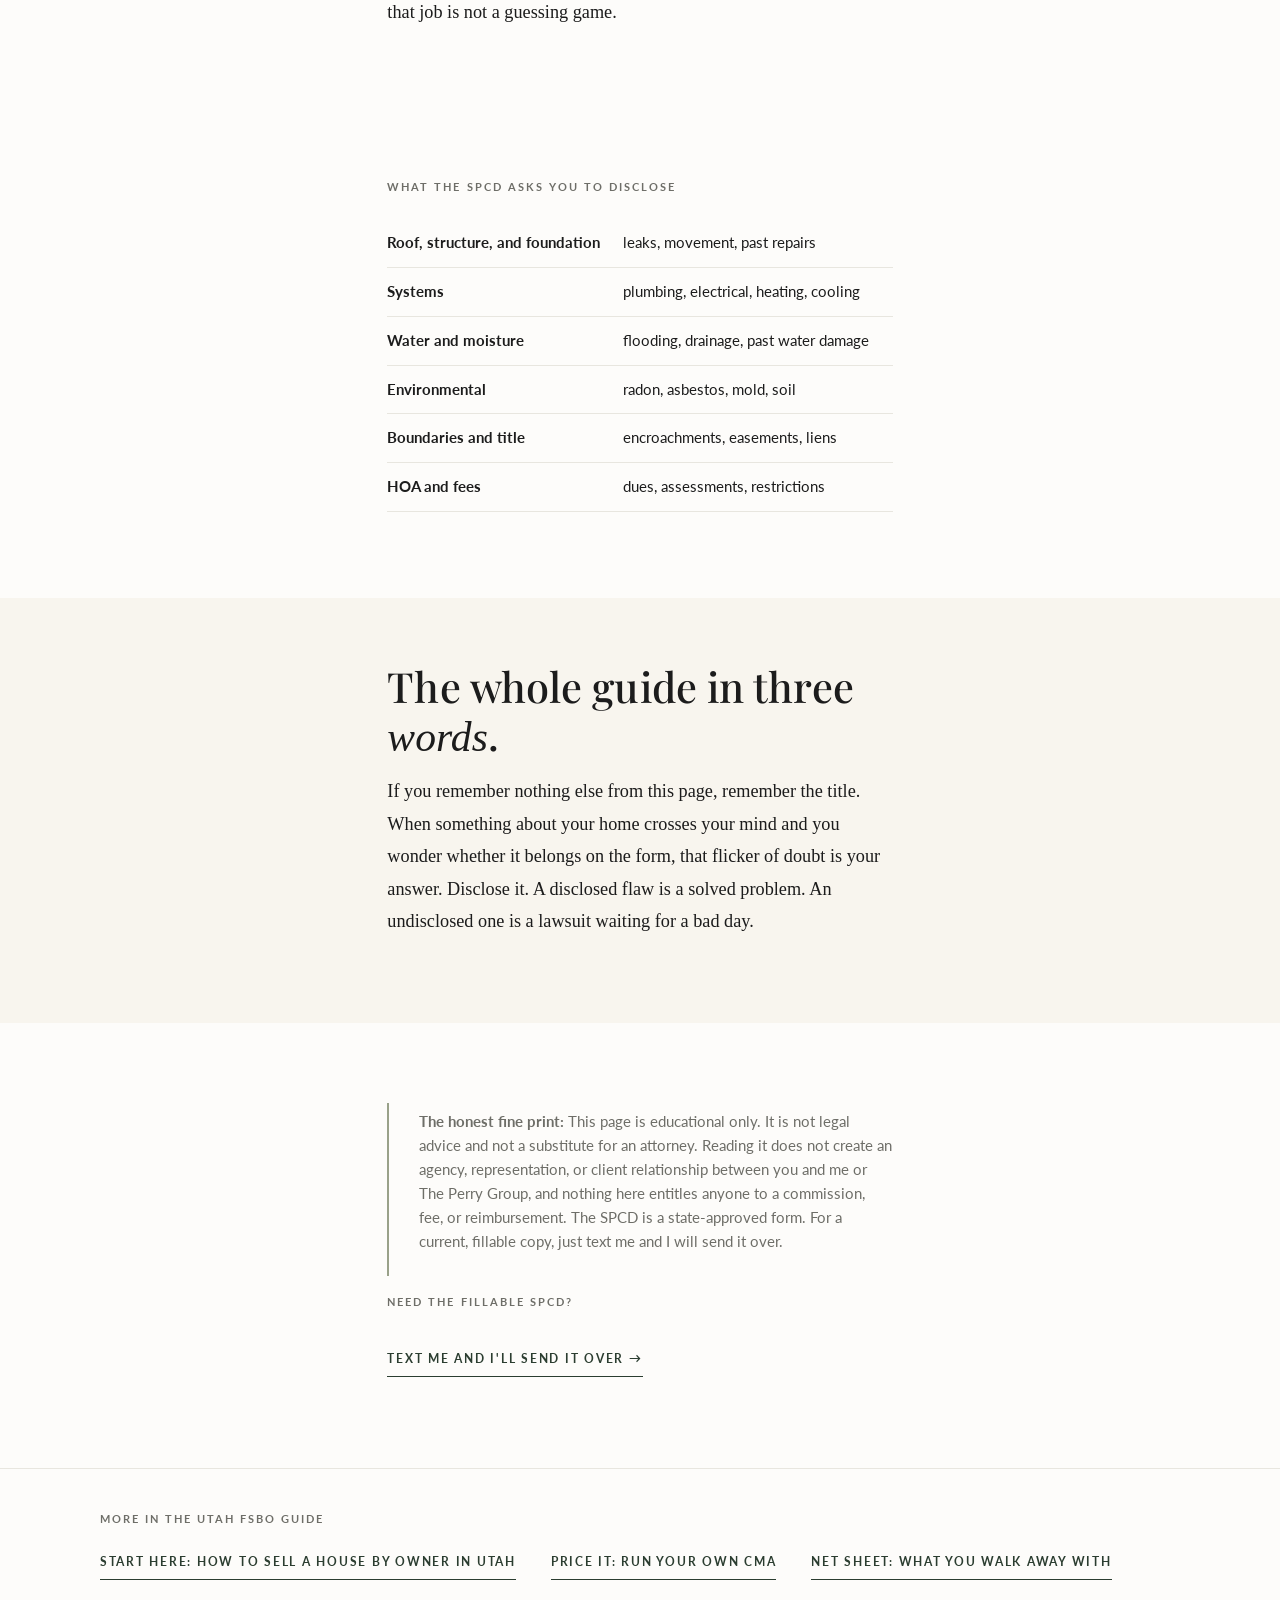
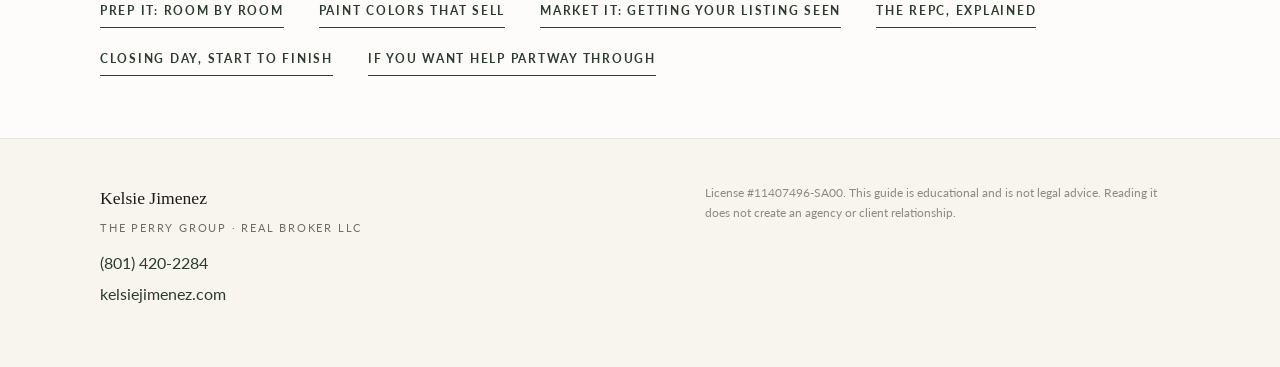
<file: disclosures.html>
<!DOCTYPE html>
<html lang="en">
<head>
<!-- Google tag (gtag.js) -->
<script async src="https://www.googletagmanager.com/gtag/js?id=G-YQR8LKWMLH"></script>
<script>
  window.dataLayer = window.dataLayer || [];
  function gtag(){dataLayer.push(arguments);}
  gtag('js', new Date());
  gtag('config', 'G-YQR8LKWMLH');
</script>
<script id="kj-lead-events">
document.addEventListener('click',function(e){var a=e.target.closest&&e.target.closest('a[href^="sms:"],a[href^="tel:"]');if(a&&window.gtag){gtag('event',a.getAttribute('href').indexOf('sms:')===0?'text_me_click':'call_click',{link_url:a.getAttribute('href'),page_title:document.title,transport_type:'beacon'});}},true);
document.addEventListener('submit',function(e){if(window.gtag){gtag('event','generate_lead',{form_id:(e.target&&e.target.id)||'',page_title:document.title,transport_type:'beacon'});}},true);
</script>

<meta charset="UTF-8">
<meta name="viewport" content="width=device-width, initial-scale=1.0">
<title>Utah Seller Disclosure: What You Have to Tell Buyers</title>
<meta property="og:title" content="Utah Seller Disclosure: What You Have to Tell Buyers">
<meta property="og:description" content="What Utah sellers are legally required to disclose, how the Seller Property Condition Disclosure works, and why over disclosing protects you.">
<meta property="og:type" content="website">
<meta property="og:url" content="https://forsalebyowner.kelsiejimenez.com/disclosures.html">

<link rel="canonical" href="https://forsalebyowner.kelsiejimenez.com/disclosures.html">
<meta property="og:url" content="https://forsalebyowner.kelsiejimenez.com/disclosures.html">
<meta property="og:type" content="website">
<meta name="description" content="What Utah sellers are legally required to disclose, how the Seller Property Condition Disclosure works, and why over disclosing protects you.">
<link rel="preconnect" href="https://fonts.googleapis.com" />
<link rel="preconnect" href="https://fonts.gstatic.com" crossorigin />
<link href="https://fonts.googleapis.com/css2?family=Lato:wght@400;700&family=Playfair+Display:wght@400;500;600&display=swap" rel="stylesheet" />
<link rel="stylesheet" href="guide.css">
<script type="application/ld+json">
{
  "@context": "https://schema.org",
  "@type": "Article",
  "headline": "Utah Seller Disclosure: What You Have to Tell Buyers",
  "description": "What Utah sellers are legally required to disclose, how the Seller Property Condition Disclosure works, and why over disclosing protects you.",
  "url": "https://forsalebyowner.kelsiejimenez.com/disclosures.html",
  "author": {
    "@type": "Person",
    "name": "Kelsie Jimenez"
  },
  "publisher": {
    "@type": "RealEstateAgent",
    "name": "Kelsie Jimenez",
    "logo": {
      "@type": "ImageObject",
      "url": "https://kelsiejimenez.com/wp-content/uploads/2026/06/headshot.jpg"
    }
  }
}
</script>
<script type="application/ld+json">
{
 "@context": "https://schema.org",
 "@type": "BreadcrumbList",
 "itemListElement": [
  {
   "@type": "ListItem",
   "position": 1,
   "name": "Utah FSBO Guide",
   "item": "https://forsalebyowner.kelsiejimenez.com/"
  },
  {
   "@type": "ListItem",
   "position": 2,
   "name": "Utah Disclosure Requirements",
   "item": "https://forsalebyowner.kelsiejimenez.com/disclosures.html"
  }
 ]
}
</script>
</head>
<body>
<a class="skip" href="#main">Skip to content</a>

<header class="topbar"><div class="wrap"><a class="brand" href="/">Kelsie Jimenez<span class="brand-sub">For Sale By Owner</span></a>
<nav><a href="diy-cma.html">Pricing</a><a href="repc-walkthrough.html">Contract</a><a href="sms:8014202284">Text Kelsie</a></nav></div></header>

<section class="hero-slim">
  <img class="hero-img" src="hero.jpg" alt="A Utah County home at golden hour" />
  <div class="hero-scrim"></div>
  <div class="hero-inner">
    <span class="hero-eyebrow">Seller Disclosures &middot; Utah</span>
    <h1 class="hero-title">Disclose, disclose, <em>disclose</em>!</h1>
  </div>
</section>

<main id="main">

<section>
  <div class="wrap read">
    <p class="lede">The one rule that protects you more than any other when you sell your own home. When you are unsure whether something belongs on the form, the answer is almost always yes.</p>
    <p>The Seller Property Condition Disclosure, the SPCD, is where you tell the truth about your home. It feels like the scary part of selling on your own. It is actually the part that <strong>protects you the most.</strong></p>
  </div>
</section>

<section>
  <div class="wrap read">
    <h2>Why disclosing is on your side</h2>
    <p>It seems backwards, but the more you disclose, the safer you are. A buyer who was told about the aging water heater and bought anyway cannot come back after closing and say you hid it. The seller who stays quiet to keep a sale clean is the one who gets a call from a lawyer six months later. <strong>Disclosure is not a confession. It is your protection.</strong> So when in doubt, write it down.</p>

    <div class="step">
      <div class="step-num">12</div>
      <p>pages long. The SPCD alone is a real document, not a formality.</p>
    </div>

    <div class="step">
      <div class="step-num">a dozen<em>+</em></div>
      <p>disclosure documents I use to protect a client in a normal sale. The SPCD is just one of them.</p>
    </div>

    <p>That second number is the part most people selling on their own do not realize. In a represented transaction, the SPCD is <strong>one of more than a dozen documents</strong> that exist to protect you. When you sell yourself, getting them right becomes your job. This guide is here so that job is not a guessing game.</p>
  </div>
</section>

<section>
  <div class="wrap read">
    <span class="label">What the SPCD asks you to disclose</span>
    <table>
      <tbody>
        <tr><td><strong>Roof, structure, and foundation</strong></td><td>leaks, movement, past repairs</td></tr>
        <tr><td><strong>Systems</strong></td><td>plumbing, electrical, heating, cooling</td></tr>
        <tr><td><strong>Water and moisture</strong></td><td>flooding, drainage, past water damage</td></tr>
        <tr><td><strong>Environmental</strong></td><td>radon, asbestos, mold, soil</td></tr>
        <tr><td><strong>Boundaries and title</strong></td><td>encroachments, easements, liens</td></tr>
        <tr><td><strong>HOA and fees</strong></td><td>dues, assessments, restrictions</td></tr>
      </tbody>
    </table>
  </div>
</section>

<section class="band-warm">
  <div class="wrap read">
    <h2>The whole guide in three <em>words</em>.</h2>
    <p>If you remember nothing else from this page, remember the title. When something about your home crosses your mind and you wonder whether it belongs on the form, that flicker of doubt is your answer. Disclose it. A disclosed flaw is a solved problem. An undisclosed one is a lawsuit waiting for a bad day.</p>
  </div>
</section>

<section>
  <div class="wrap read">
    <div class="panel">
      <p class="fine"><strong>The honest fine print:</strong> This page is educational only. It is not legal advice and not a substitute for an attorney. Reading it does not create an agency, representation, or client relationship between you and me or The Perry Group, and nothing here entitles anyone to a commission, fee, or reimbursement. The SPCD is a state-approved form. For a current, fillable copy, just text me and I will send it over.</p>
    </div>

    <span class="label">Need the fillable SPCD?</span>
    <p><a class="ed-link" href="sms:8014202284">Text me and I'll send it over &rarr;</a></p>
  </div>
</section>

</main>

<!-- GUIDE CROSS-LINKS -->
<nav class="guide-nav" aria-label="More in this guide">
  <div class="wrap">
    <span class="label">More in the Utah FSBO guide</span>
    <a href="index.html">Start here: how to sell a house by owner in Utah</a>
    <a href="diy-cma.html">Price it: run your own CMA</a>
    <a href="seller-net-sheet.html">Net sheet: what you walk away with</a>
    <a href="listing-prep.html">Prep it: room by room</a>
    <a href="paint-guide.html">Paint colors that sell</a>
    <a href="market-your-home.html">Market it: getting your listing seen</a>
    <a href="repc-walkthrough.html">The REPC, explained</a>
    <a href="settlement-day.html">Closing day, start to finish</a>
    <a href="seller-advantage.html">If you want help partway through</a>
  </div>
</nav>

<footer>
  <div class="wrap">
    <div>
      <div class="fname">Kelsie Jimenez<span>The Perry Group &middot; Real Broker LLC</span></div>
      <p class="contact"><a href="tel:8014202284">(801) 420-2284</a><br><a href="https://kelsiejimenez.com">kelsiejimenez.com</a></p>
    </div>
    <div>
      <p class="disclaimer">License #11407496-SA00. This guide is educational and is not legal advice. Reading it does not create an agency or client relationship.</p>
    </div>
  </div>
</footer>

</body>
</html>
</file>
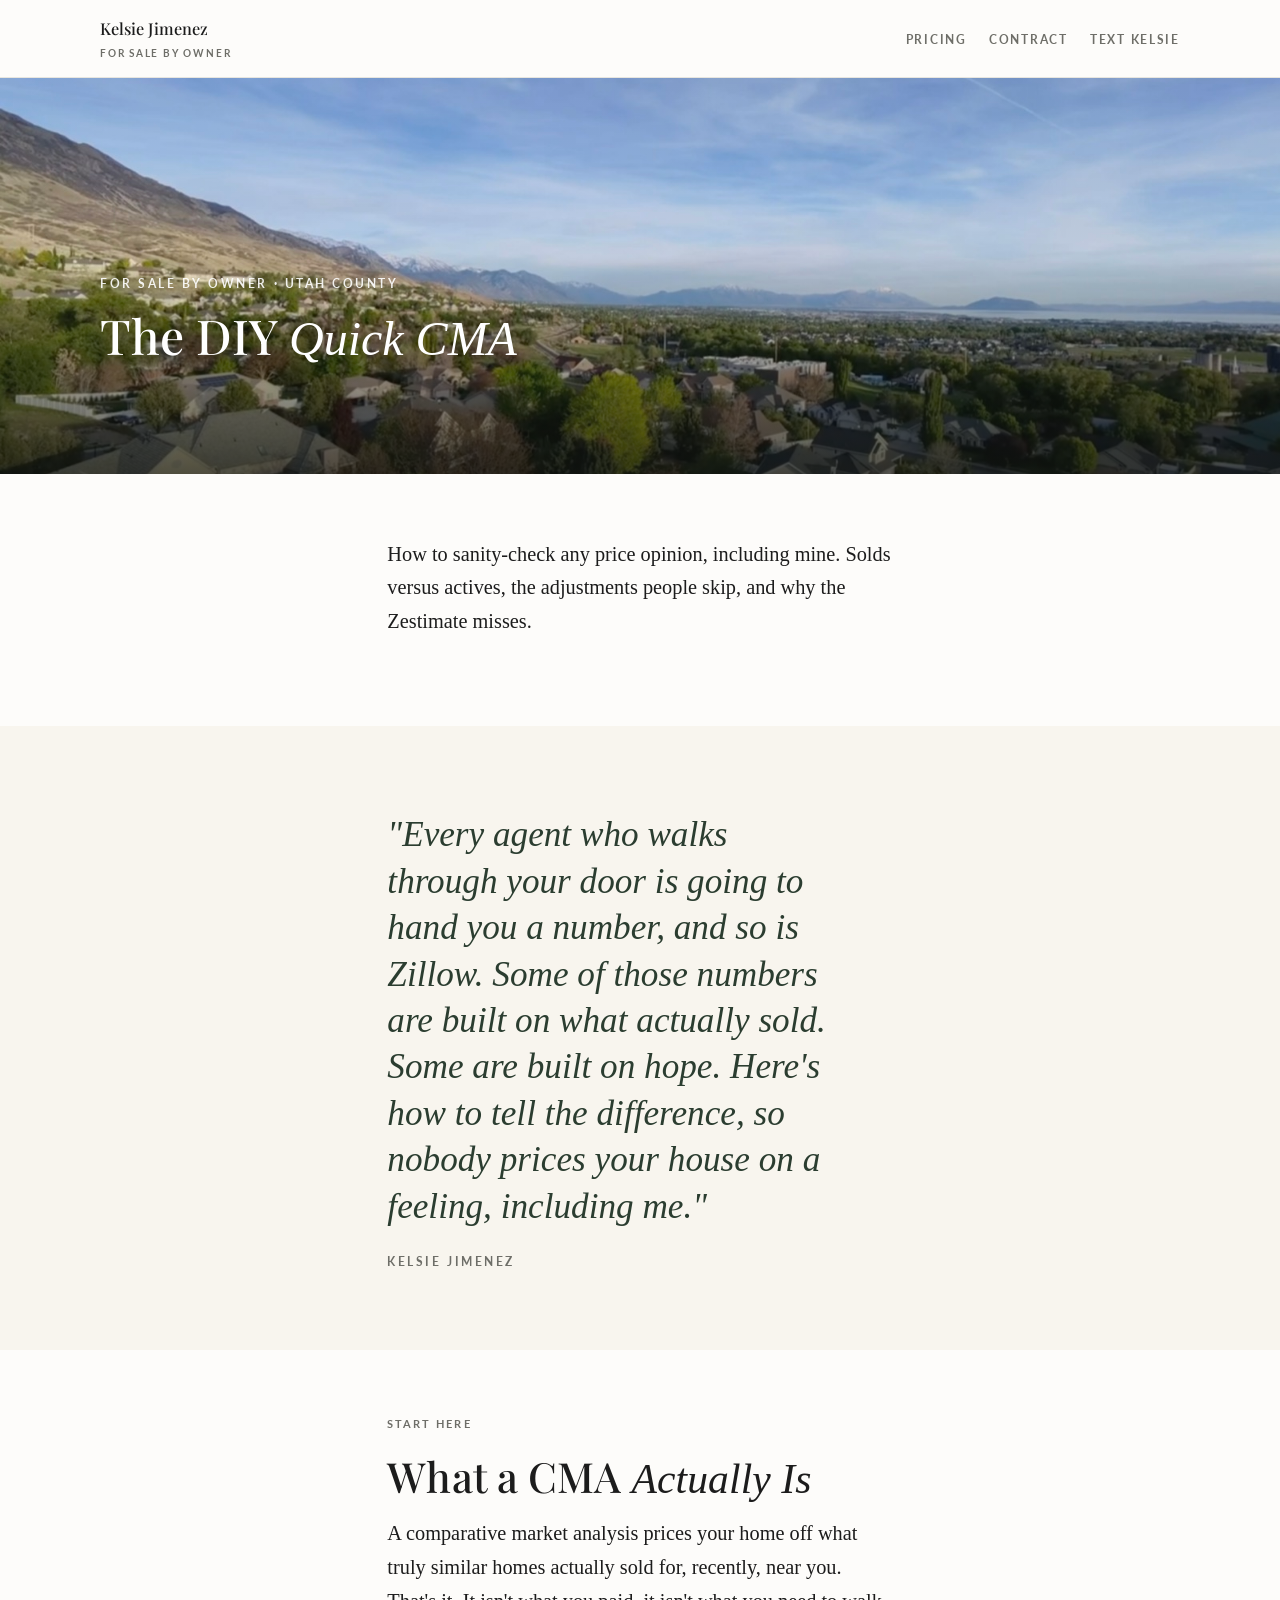
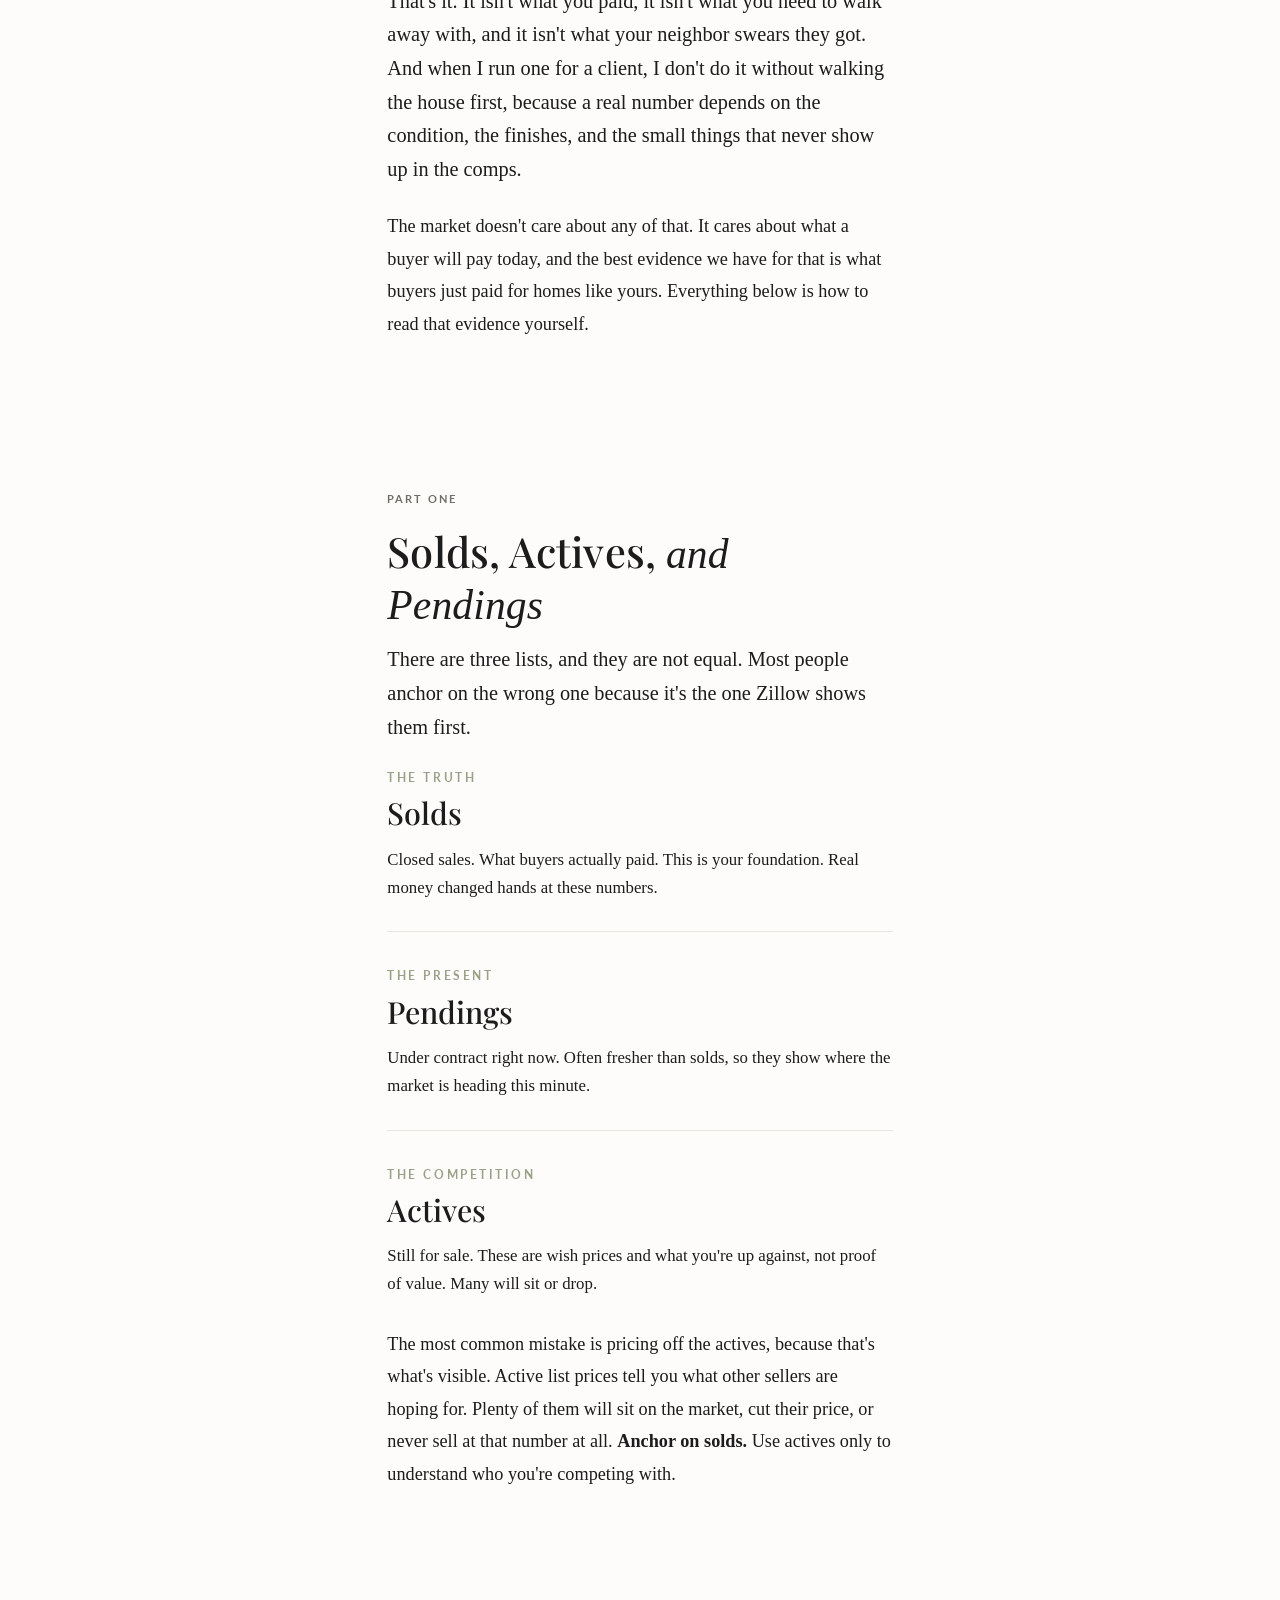
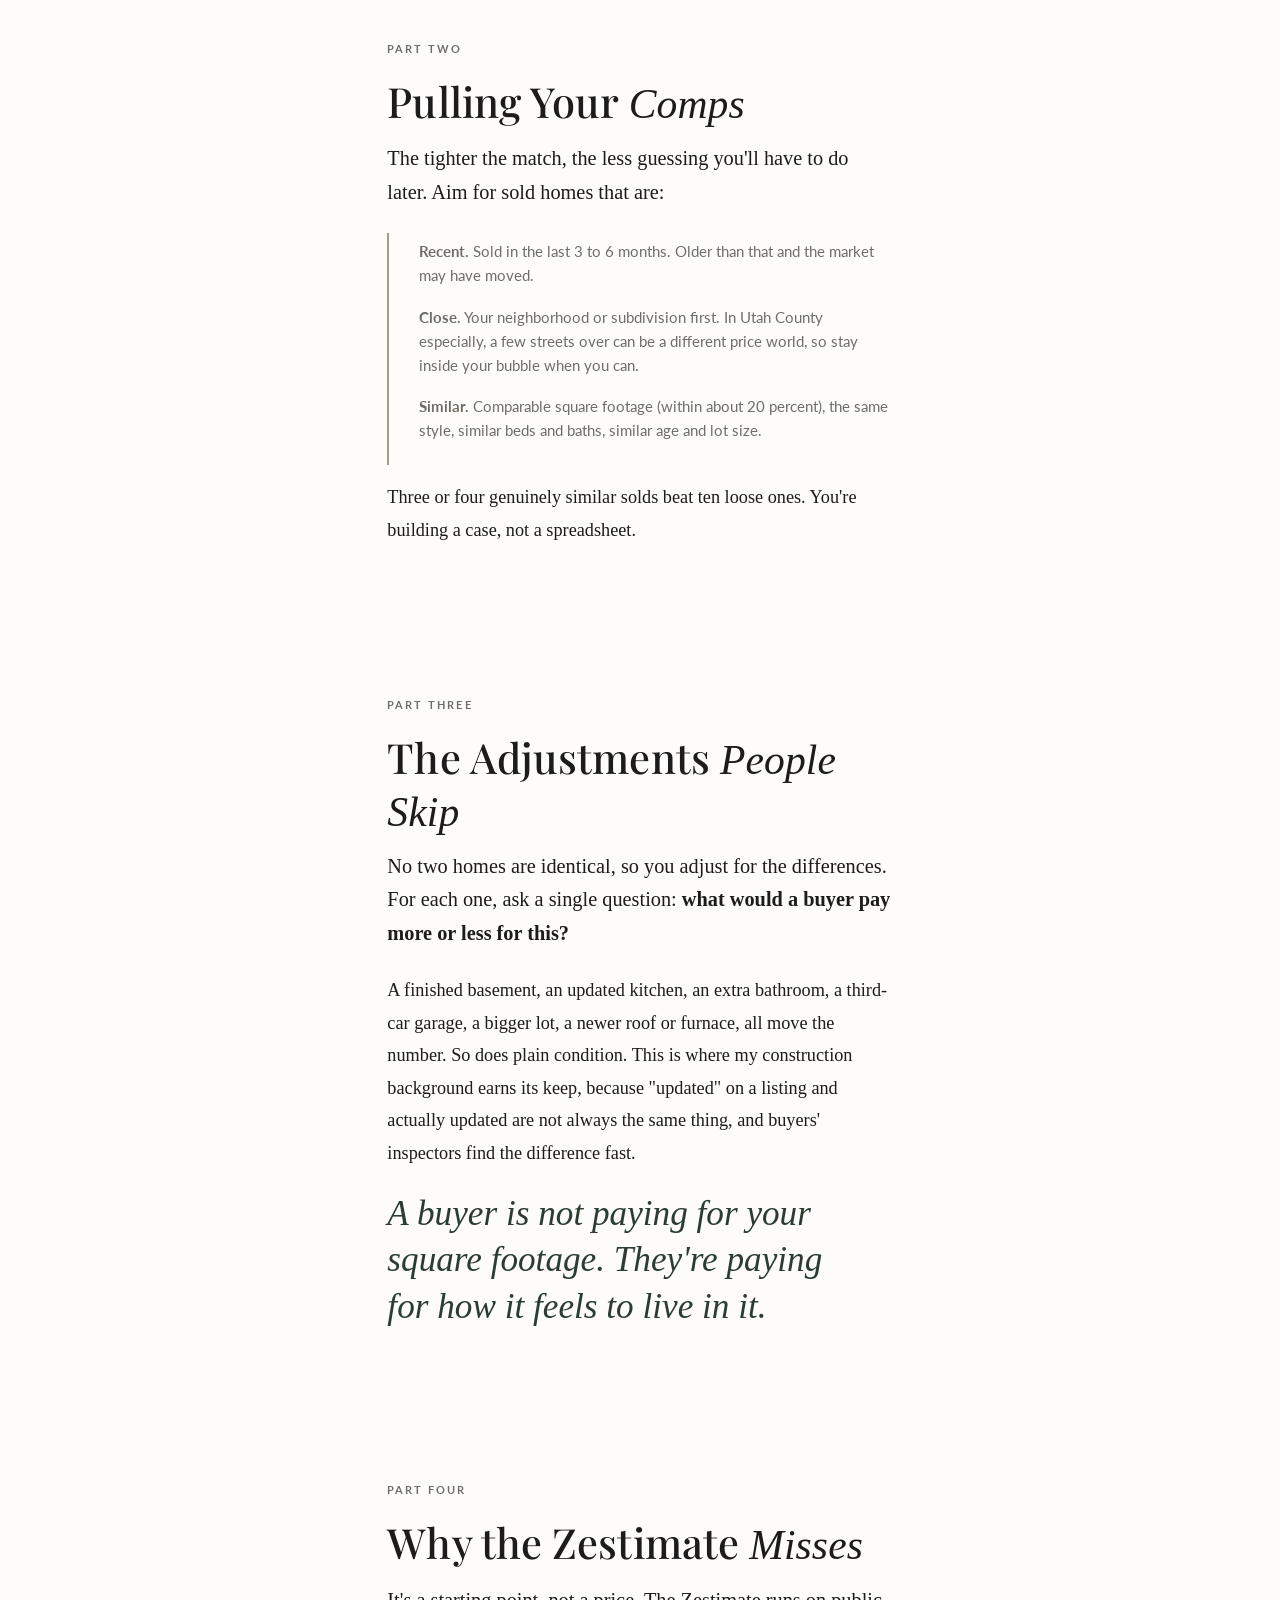
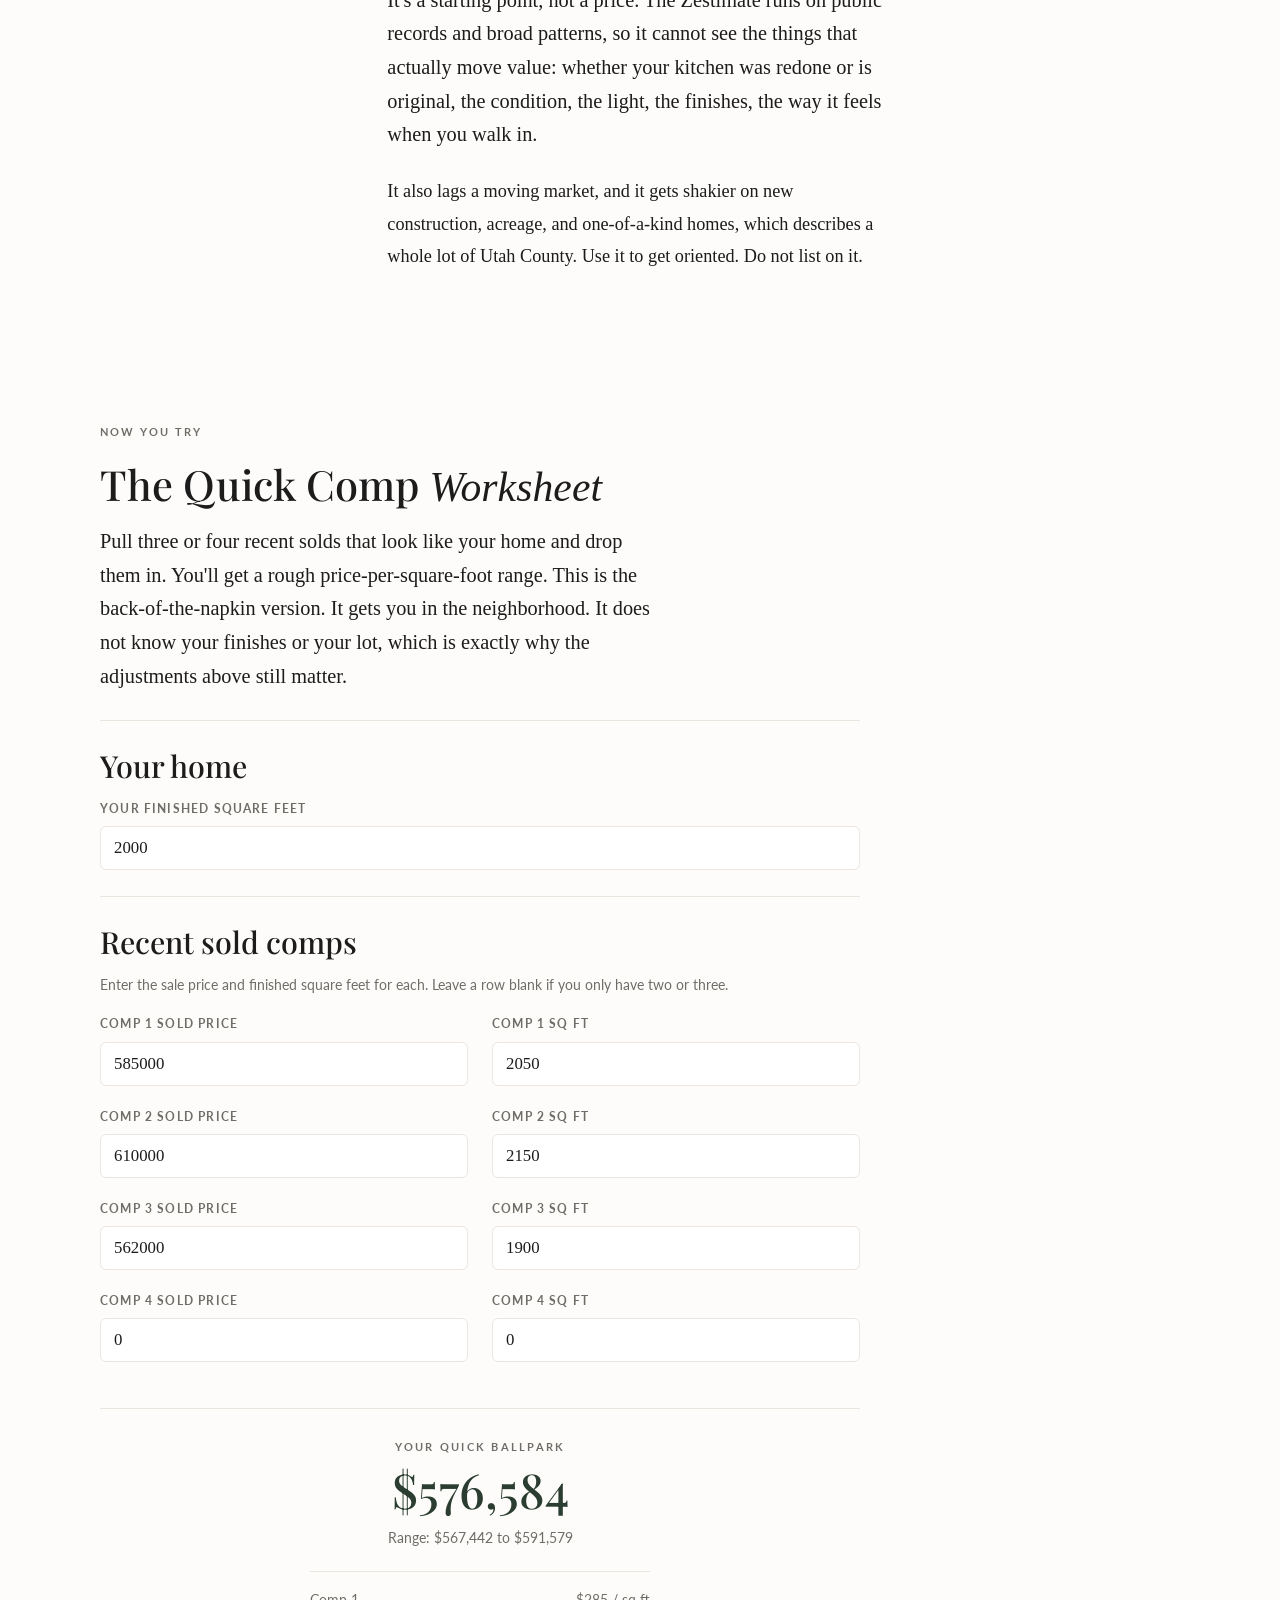
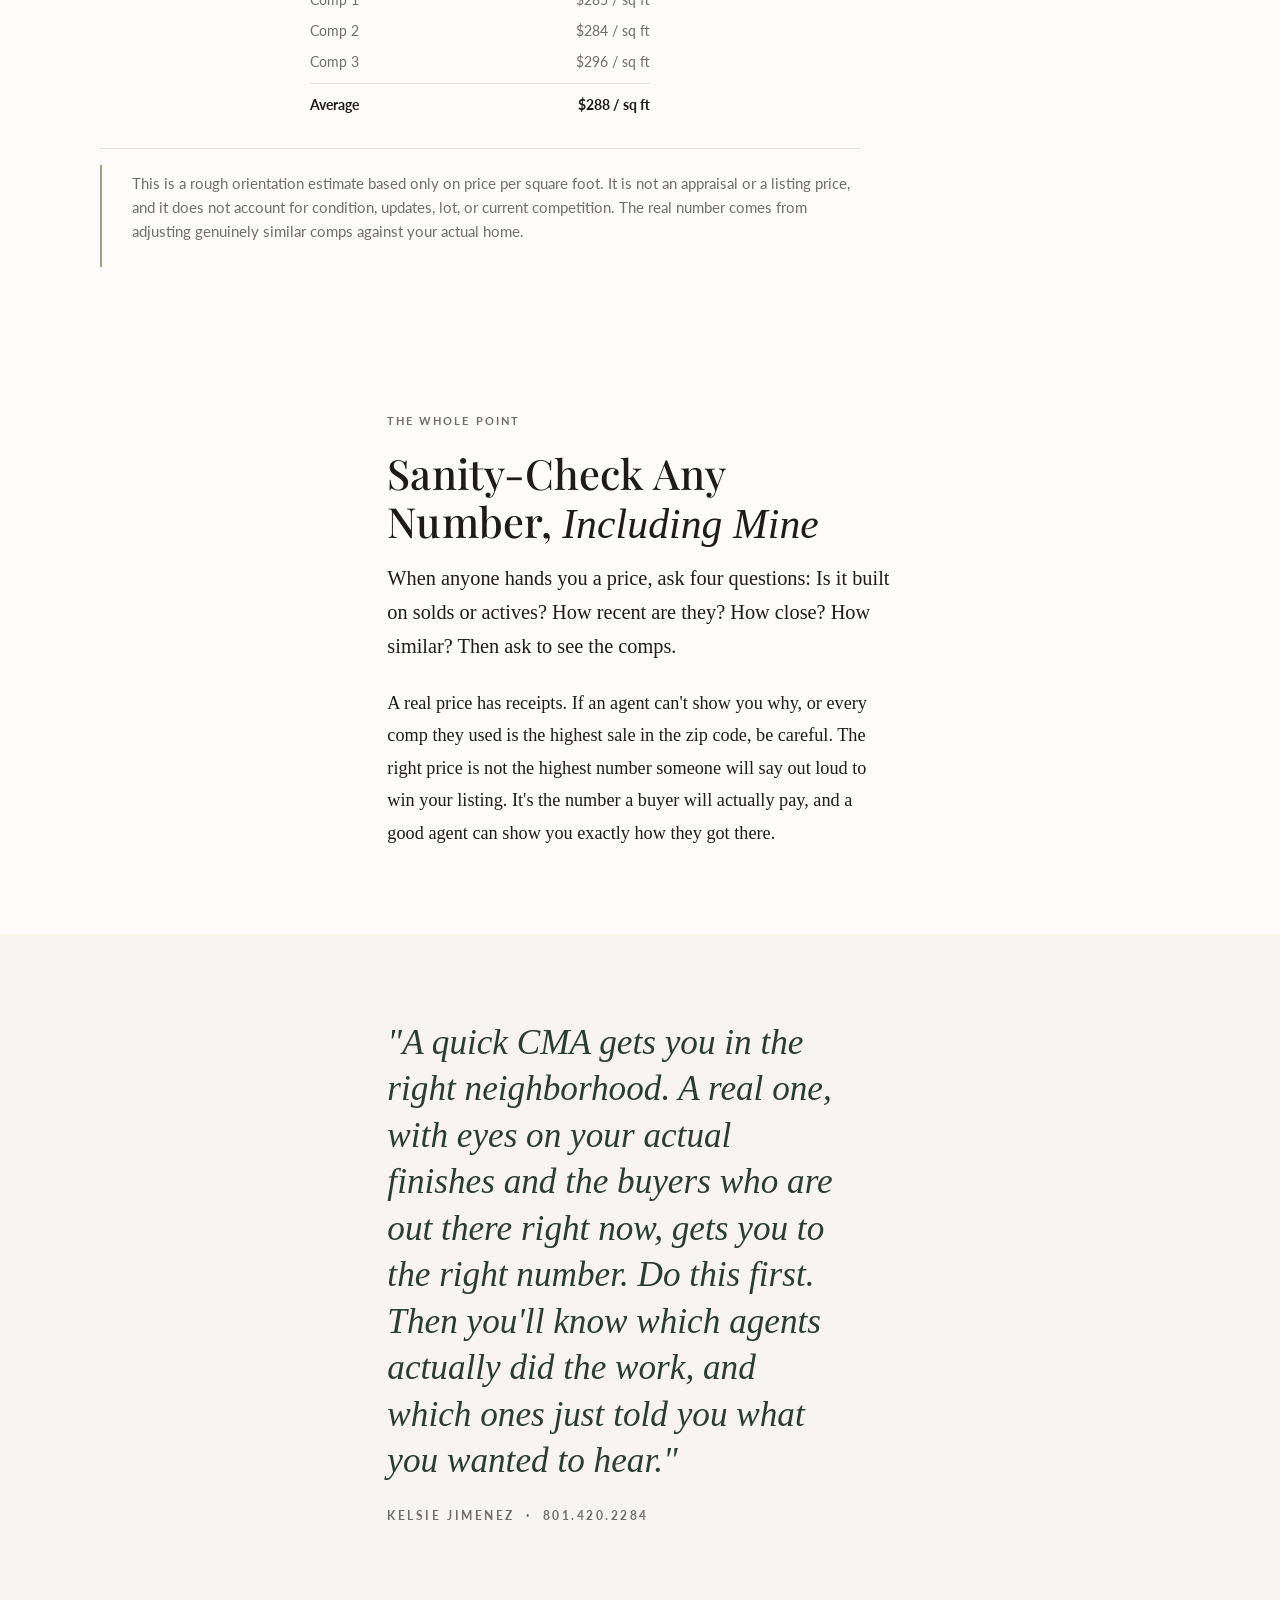
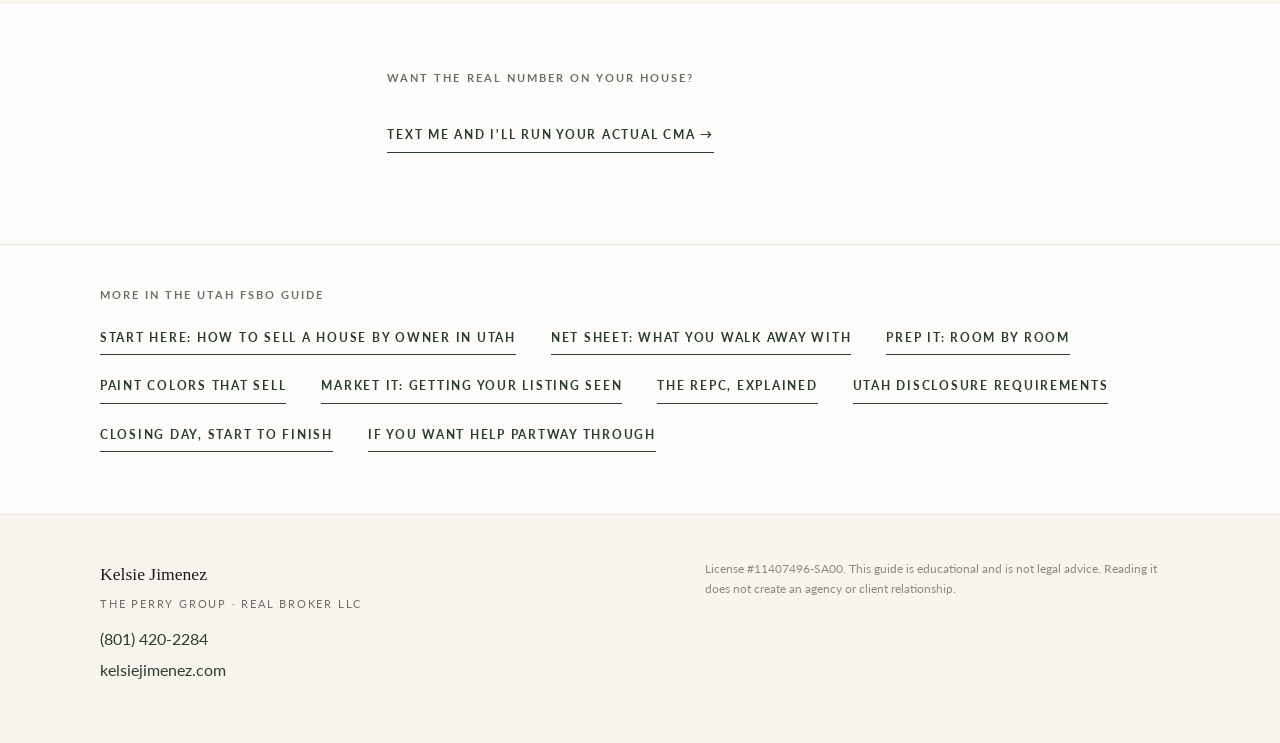
<file: diy-cma.html>
<!DOCTYPE html>
<html lang="en">
<head>
<!-- Google tag (gtag.js) -->
<script async src="https://www.googletagmanager.com/gtag/js?id=G-YQR8LKWMLH"></script>
<script>
  window.dataLayer = window.dataLayer || [];
  function gtag(){dataLayer.push(arguments);}
  gtag('js', new Date());
  gtag('config', 'G-YQR8LKWMLH');
</script>
<script id="kj-lead-events">
document.addEventListener('click',function(e){var a=e.target.closest&&e.target.closest('a[href^="sms:"],a[href^="tel:"]');if(a&&window.gtag){gtag('event',a.getAttribute('href').indexOf('sms:')===0?'text_me_click':'call_click',{link_url:a.getAttribute('href'),page_title:document.title,transport_type:'beacon'});}},true);
document.addEventListener('submit',function(e){if(window.gtag){gtag('event','generate_lead',{form_id:(e.target&&e.target.id)||'',page_title:document.title,transport_type:'beacon'});}},true);
</script>

<meta charset="UTF-8">
<meta name="viewport" content="width=device-width, initial-scale=1.0">
<title>DIY Home Price Check: Run Your Own CMA in Utah</title>
<meta property="og:title" content="DIY Home Price Check: Run Your Own CMA in Utah">
<meta property="og:description" content="How to price your own home in Utah using free tools. Pull comps, adjust for condition, and sanity check your number before you list it.">
<meta property="og:type" content="website">
<meta property="og:url" content="https://forsalebyowner.kelsiejimenez.com/diy-cma.html">

<link rel="canonical" href="https://forsalebyowner.kelsiejimenez.com/diy-cma.html">
<meta property="og:url" content="https://forsalebyowner.kelsiejimenez.com/diy-cma.html">
<meta property="og:type" content="website">
<meta name="description" content="How to price your own home in Utah using free tools. Pull comps, adjust for condition, and sanity check your number before you list it.">
<link rel="preconnect" href="https://fonts.googleapis.com" />
<link rel="preconnect" href="https://fonts.gstatic.com" crossorigin />
<link href="https://fonts.googleapis.com/css2?family=Lato:wght@400;700&family=Playfair+Display:wght@400;500;600&display=swap" rel="stylesheet" />
<link rel="stylesheet" href="guide.css">
<style>
  /* Page-specific: the quick comp worksheet only.
     .cma-tool, .comp-row, .c-price and .c-sqft are JS selectors — do not rename. */
  .cma-tool{max-width:760px;margin:26px 0 6px;}
  .group{border-top:1px solid var(--line);padding-top:26px;margin-bottom:26px;}
  .group .hint{font-family:var(--util);font-size:.9rem;line-height:1.5;color:var(--ink-soft);margin:0 0 18px;}
  .comp-row{display:grid;grid-template-columns:1fr 1fr;gap:0 24px;}
  .field input{width:100%;}

  /* Result readout. .ppsf-row / .ppsf-row.avg are injected by JS. */
  .result{border-top:1px solid var(--line);border-bottom:1px solid var(--line);
    padding:28px 0;margin:26px 0 10px;text-align:center;}
  .result .lbl{font-family:var(--util);font-size:.7rem;letter-spacing:.2em;text-transform:uppercase;
    color:var(--ink-soft);font-weight:700;margin:0 0 6px;}
  .result .big{font-family:var(--display);font-weight:500;font-size:clamp(2.1rem,5vw,3rem);
    line-height:1.1;color:var(--forest);margin:0;}
  .result .rangeline{font-family:var(--util);font-size:.9rem;color:var(--ink-soft);margin:10px 0 0;}
  .ppsf-list{max-width:340px;margin:20px auto 0;text-align:left;border-top:1px solid var(--line);padding-top:12px;}
  .ppsf-row{display:flex;justify-content:space-between;gap:18px;font-family:var(--util);font-size:.88rem;
    color:var(--ink-soft);padding:3px 0;}
  .ppsf-row.avg{border-top:1px solid var(--line);margin-top:6px;padding-top:8px;font-weight:700;color:var(--ink);}

  @media (max-width:760px){.comp-row{grid-template-columns:1fr;}}
</style>
<script type="application/ld+json">
{
  "@context": "https://schema.org",
  "@type": "Article",
  "headline": "DIY Home Price Check: Run Your Own CMA in Utah",
  "description": "How to price your own home in Utah using free tools. Pull comps, adjust for condition, and sanity check your number before you list it.",
  "url": "https://forsalebyowner.kelsiejimenez.com/diy-cma.html",
  "author": {
    "@type": "Person",
    "name": "Kelsie Jimenez"
  },
  "publisher": {
    "@type": "RealEstateAgent",
    "name": "Kelsie Jimenez",
    "logo": {
      "@type": "ImageObject",
      "url": "https://kelsiejimenez.com/wp-content/uploads/2026/06/headshot.jpg"
    }
  }
}
</script>
<script type="application/ld+json">
{
 "@context": "https://schema.org",
 "@type": "BreadcrumbList",
 "itemListElement": [
  {
   "@type": "ListItem",
   "position": 1,
   "name": "Utah FSBO Guide",
   "item": "https://forsalebyowner.kelsiejimenez.com/"
  },
  {
   "@type": "ListItem",
   "position": 2,
   "name": "The DIY Quick CMA",
   "item": "https://forsalebyowner.kelsiejimenez.com/diy-cma.html"
  }
 ]
}
</script>
</head>
<body>
<a class="skip" href="#main">Skip to content</a>

<header class="topbar"><div class="wrap"><a class="brand" href="/">Kelsie Jimenez<span class="brand-sub">For Sale By Owner</span></a>
<nav><a href="diy-cma.html">Pricing</a><a href="repc-walkthrough.html">Contract</a><a href="sms:8014202284">Text Kelsie</a></nav></div></header>

<section class="hero-slim">
  <img class="hero-img" src="neighborhood.jpg" alt="A Utah County neighborhood street of established homes" />
  <div class="hero-scrim"></div>
  <div class="hero-inner">
    <span class="hero-eyebrow">For Sale By Owner &middot; Utah County</span>
    <h1 class="hero-title">The DIY <em>Quick CMA</em></h1>
  </div>
</section>

<section>
  <div class="wrap read">
    <p class="lede">How to sanity-check any price opinion, including mine. Solds versus actives, the adjustments people skip, and why the Zestimate misses.</p>
  </div>
</section>

<main id="main">

<section class="band-warm">
  <div class="wrap read">
    <p class="pull">"Every agent who walks through your door is going to hand you a number, and so is Zillow. Some of those numbers are built on what actually sold. Some are built on hope. Here's how to tell the difference, so nobody prices your house on a feeling, including me."</p>
    <p class="pull-sig">Kelsie Jimenez</p>
  </div>
</section>

<!-- WHAT A CMA IS -->
<section>
  <div class="wrap read">
    <span class="label">Start Here</span>
    <h2>What a CMA <em>Actually Is</em></h2>
    <p class="lede">A comparative market analysis prices your home off what truly similar homes actually sold for, recently, near you. That's it. It isn't what you paid, it isn't what you need to walk away with, and it isn't what your neighbor swears they got. And when I run one for a client, I don't do it without walking the house first, because a real number depends on the condition, the finishes, and the small things that never show up in the comps.</p>
    <p>The market doesn't care about any of that. It cares about what a buyer will pay today, and the best evidence we have for that is what buyers just paid for homes like yours. Everything below is how to read that evidence yourself.</p>
  </div>
</section>

<!-- SOLDS VS ACTIVES -->
<section>
  <div class="wrap read">
    <span class="label">Part One</span>
    <h2>Solds, Actives, <em>and Pendings</em></h2>
    <p class="lede">There are three lists, and they are not equal. Most people anchor on the wrong one because it's the one Zillow shows them first.</p>

    <div class="step">
      <div class="step-num">The Truth</div>
      <h3>Solds</h3>
      <p>Closed sales. What buyers actually paid. This is your foundation. Real money changed hands at these numbers.</p>
    </div>

    <div class="step">
      <div class="step-num">The Present</div>
      <h3>Pendings</h3>
      <p>Under contract right now. Often fresher than solds, so they show where the market is heading this minute.</p>
    </div>

    <div class="step">
      <div class="step-num">The Competition</div>
      <h3>Actives</h3>
      <p>Still for sale. These are wish prices and what you're up against, not proof of value. Many will sit or drop.</p>
    </div>

    <p>The most common mistake is pricing off the actives, because that's what's visible. Active list prices tell you what other sellers are hoping for. Plenty of them will sit on the market, cut their price, or never sell at that number at all. <strong>Anchor on solds.</strong> Use actives only to understand who you're competing with.</p>
  </div>
</section>

<!-- PULLING COMPS -->
<section>
  <div class="wrap read">
    <span class="label">Part Two</span>
    <h2>Pulling Your <em>Comps</em></h2>
    <p class="lede">The tighter the match, the less guessing you'll have to do later. Aim for sold homes that are:</p>
    <div class="panel">
      <p class="fine"><strong>Recent.</strong> Sold in the last 3 to 6 months. Older than that and the market may have moved.</p>
      <p class="fine"><strong>Close.</strong> Your neighborhood or subdivision first. In Utah County especially, a few streets over can be a different price world, so stay inside your bubble when you can.</p>
      <p class="fine"><strong>Similar.</strong> Comparable square footage (within about 20 percent), the same style, similar beds and baths, similar age and lot size.</p>
    </div>
    <p>Three or four genuinely similar solds beat ten loose ones. You're building a case, not a spreadsheet.</p>
  </div>
</section>

<!-- ADJUSTMENTS -->
<section>
  <div class="wrap read">
    <span class="label">Part Three</span>
    <h2>The Adjustments <em>People Skip</em></h2>
    <p class="lede">No two homes are identical, so you adjust for the differences. For each one, ask a single question: <strong>what would a buyer pay more or less for this?</strong></p>
    <p>A finished basement, an updated kitchen, an extra bathroom, a third-car garage, a bigger lot, a newer roof or furnace, all move the number. So does plain condition. This is where my construction background earns its keep, because "updated" on a listing and actually updated are not always the same thing, and buyers' inspectors find the difference fast.</p>
    <p class="pull">A buyer is not paying for your square footage. They're paying for how it feels to live in it.</p>
  </div>
</section>

<!-- ZESTIMATE -->
<section>
  <div class="wrap read">
    <span class="label">Part Four</span>
    <h2>Why the Zestimate <em>Misses</em></h2>
    <p class="lede">It's a starting point, not a price. The Zestimate runs on public records and broad patterns, so it cannot see the things that actually move value: whether your kitchen was redone or is original, the condition, the light, the finishes, the way it feels when you walk in.</p>
    <p>It also lags a moving market, and it gets shakier on new construction, acreage, and one-of-a-kind homes, which describes a whole lot of Utah County. Use it to get oriented. Do not list on it.</p>
  </div>
</section>

<!-- WORKSHEET -->
<section>
  <div class="wrap">
    <div class="read">
      <span class="label">Now You Try</span>
      <h2>The Quick Comp <em>Worksheet</em></h2>
      <p class="lede">Pull three or four recent solds that look like your home and drop them in. You'll get a rough price-per-square-foot range. This is the back-of-the-napkin version. It gets you in the neighborhood. It does not know your finishes or your lot, which is exactly why the adjustments above still matter.</p>
    </div>

    <div class="cma-tool">
      <div class="group">
        <h3>Your home</h3>
        <div class="field"><label for="mySqft">Your finished square feet</label><input type="number" id="mySqft" value="2000" step="50" inputmode="numeric"></div>
      </div>

      <div class="group">
        <h3>Recent sold comps</h3>
        <p class="hint">Enter the sale price and finished square feet for each. Leave a row blank if you only have two or three.</p>
        <div class="comp-row">
          <div class="field"><label>Comp 1 sold price</label><input type="number" class="c-price" value="585000" step="1000" inputmode="numeric"></div>
          <div class="field"><label>Comp 1 sq ft</label><input type="number" class="c-sqft" value="2050" step="25" inputmode="numeric"></div>
        </div>
        <div class="comp-row">
          <div class="field"><label>Comp 2 sold price</label><input type="number" class="c-price" value="610000" step="1000" inputmode="numeric"></div>
          <div class="field"><label>Comp 2 sq ft</label><input type="number" class="c-sqft" value="2150" step="25" inputmode="numeric"></div>
        </div>
        <div class="comp-row">
          <div class="field"><label>Comp 3 sold price</label><input type="number" class="c-price" value="562000" step="1000" inputmode="numeric"></div>
          <div class="field"><label>Comp 3 sq ft</label><input type="number" class="c-sqft" value="1900" step="25" inputmode="numeric"></div>
        </div>
        <div class="comp-row">
          <div class="field"><label>Comp 4 sold price</label><input type="number" class="c-price" value="0" step="1000" inputmode="numeric"></div>
          <div class="field"><label>Comp 4 sq ft</label><input type="number" class="c-sqft" value="0" step="25" inputmode="numeric"></div>
        </div>
      </div>

      <div class="result">
        <p class="lbl">Your quick ballpark</p>
        <p class="big" id="estMid">$0</p>
        <p class="rangeline" id="estRange">Enter your square footage and at least one sold comp.</p>
        <div class="ppsf-list" id="ppsfList"></div>
      </div>

      <div class="panel">
        <p class="fine">This is a rough orientation estimate based only on price per square foot. It is not an appraisal or a listing price, and it does not account for condition, updates, lot, or current competition. The real number comes from adjusting genuinely similar comps against your actual home.</p>
      </div>
    </div>
  </div>
</section>

<!-- SANITY CHECK -->
<section>
  <div class="wrap read">
    <span class="label">The Whole Point</span>
    <h2>Sanity-Check Any Number, <em>Including Mine</em></h2>
    <p class="lede">When anyone hands you a price, ask four questions: Is it built on solds or actives? How recent are they? How close? How similar? Then ask to see the comps.</p>
    <p>A real price has receipts. If an agent can't show you why, or every comp they used is the highest sale in the zip code, be careful. The right price is not the highest number someone will say out loud to win your listing. It's the number a buyer will actually pay, and a good agent can show you exactly how they got there.</p>
  </div>
</section>

<!-- KELSIE NOTE -->
<section class="band-warm">
  <div class="wrap read">
    <p class="pull">"A quick CMA gets you in the right neighborhood. A real one, with eyes on your actual finishes and the buyers who are out there right now, gets you to the right number. Do this first. Then you'll know which agents actually did the work, and which ones just told you what you wanted to hear."</p>
    <p class="pull-sig">Kelsie Jimenez &nbsp;&middot;&nbsp; 801.420.2284</p>
  </div>
</section>

<section>
  <div class="wrap read">
    <span class="label">Want the real number on your house?</span>
    <p><a class="ed-link" href="sms:8014202284">Text me and I'll run your actual CMA &rarr;</a></p>
  </div>
</section>

</main>

<!-- GUIDE CROSS-LINKS -->
<nav class="guide-nav" aria-label="More in this guide">
  <div class="wrap">
    <span class="label">More in the Utah FSBO guide</span>
    <a href="index.html">Start here: how to sell a house by owner in Utah</a>
    <a href="seller-net-sheet.html">Net sheet: what you walk away with</a>
    <a href="listing-prep.html">Prep it: room by room</a>
    <a href="paint-guide.html">Paint colors that sell</a>
    <a href="market-your-home.html">Market it: getting your listing seen</a>
    <a href="repc-walkthrough.html">The REPC, explained</a>
    <a href="disclosures.html">Utah disclosure requirements</a>
    <a href="settlement-day.html">Closing day, start to finish</a>
    <a href="seller-advantage.html">If you want help partway through</a>
  </div>
</nav>

<footer>
  <div class="wrap">
    <div>
      <div class="fname">Kelsie Jimenez<span>The Perry Group &middot; Real Broker LLC</span></div>
      <p class="contact"><a href="tel:8014202284">(801) 420-2284</a><br><a href="https://kelsiejimenez.com">kelsiejimenez.com</a></p>
    </div>
    <div>
      <p class="disclaimer">License #11407496-SA00. This guide is educational and is not legal advice. Reading it does not create an agency or client relationship.</p>
    </div>
  </div>
</footer>

<script>
  var $ = function(id){ return document.getElementById(id); };
  function num(el){ return Math.max(0, parseFloat(el.value) || 0); }
  function fmt(n){ return '$' + Math.round(n).toLocaleString(); }

  function calcCMA(){
    var sqft = num($('mySqft'));
    var rows = document.querySelectorAll('.comp-row');
    var ppsfs = [];
    var listHtml = '';
    var n = 0;
    rows.forEach(function(r){
      n++;
      var p = num(r.querySelector('.c-price'));
      var s = num(r.querySelector('.c-sqft'));
      if (p > 0 && s > 0){
        var v = p / s;
        ppsfs.push(v);
        listHtml += '<div class="ppsf-row"><span>Comp ' + n + '</span><span>' + fmt(v) + ' / sq ft</span></div>';
      }
    });
    if (sqft <= 0 || ppsfs.length === 0){
      $('estMid').textContent = '$0';
      $('estRange').textContent = 'Enter your square footage and at least one sold comp.';
      $('ppsfList').innerHTML = '';
      return;
    }
    var sum = ppsfs.reduce(function(a,b){ return a + b; }, 0);
    var avg = sum / ppsfs.length;
    var low = Math.min.apply(null, ppsfs);
    var high = Math.max.apply(null, ppsfs);
    $('estMid').textContent = fmt(avg * sqft);
    $('estRange').textContent = 'Range: ' + fmt(low * sqft) + ' to ' + fmt(high * sqft);
    $('ppsfList').innerHTML = listHtml + '<div class="ppsf-row avg"><span>Average</span><span>' + fmt(avg) + ' / sq ft</span></div>';
  }

  document.querySelectorAll('.cma-tool input').forEach(function(i){ i.addEventListener('input', calcCMA); });
  calcCMA();
</script>

</body>
</html>
</file>
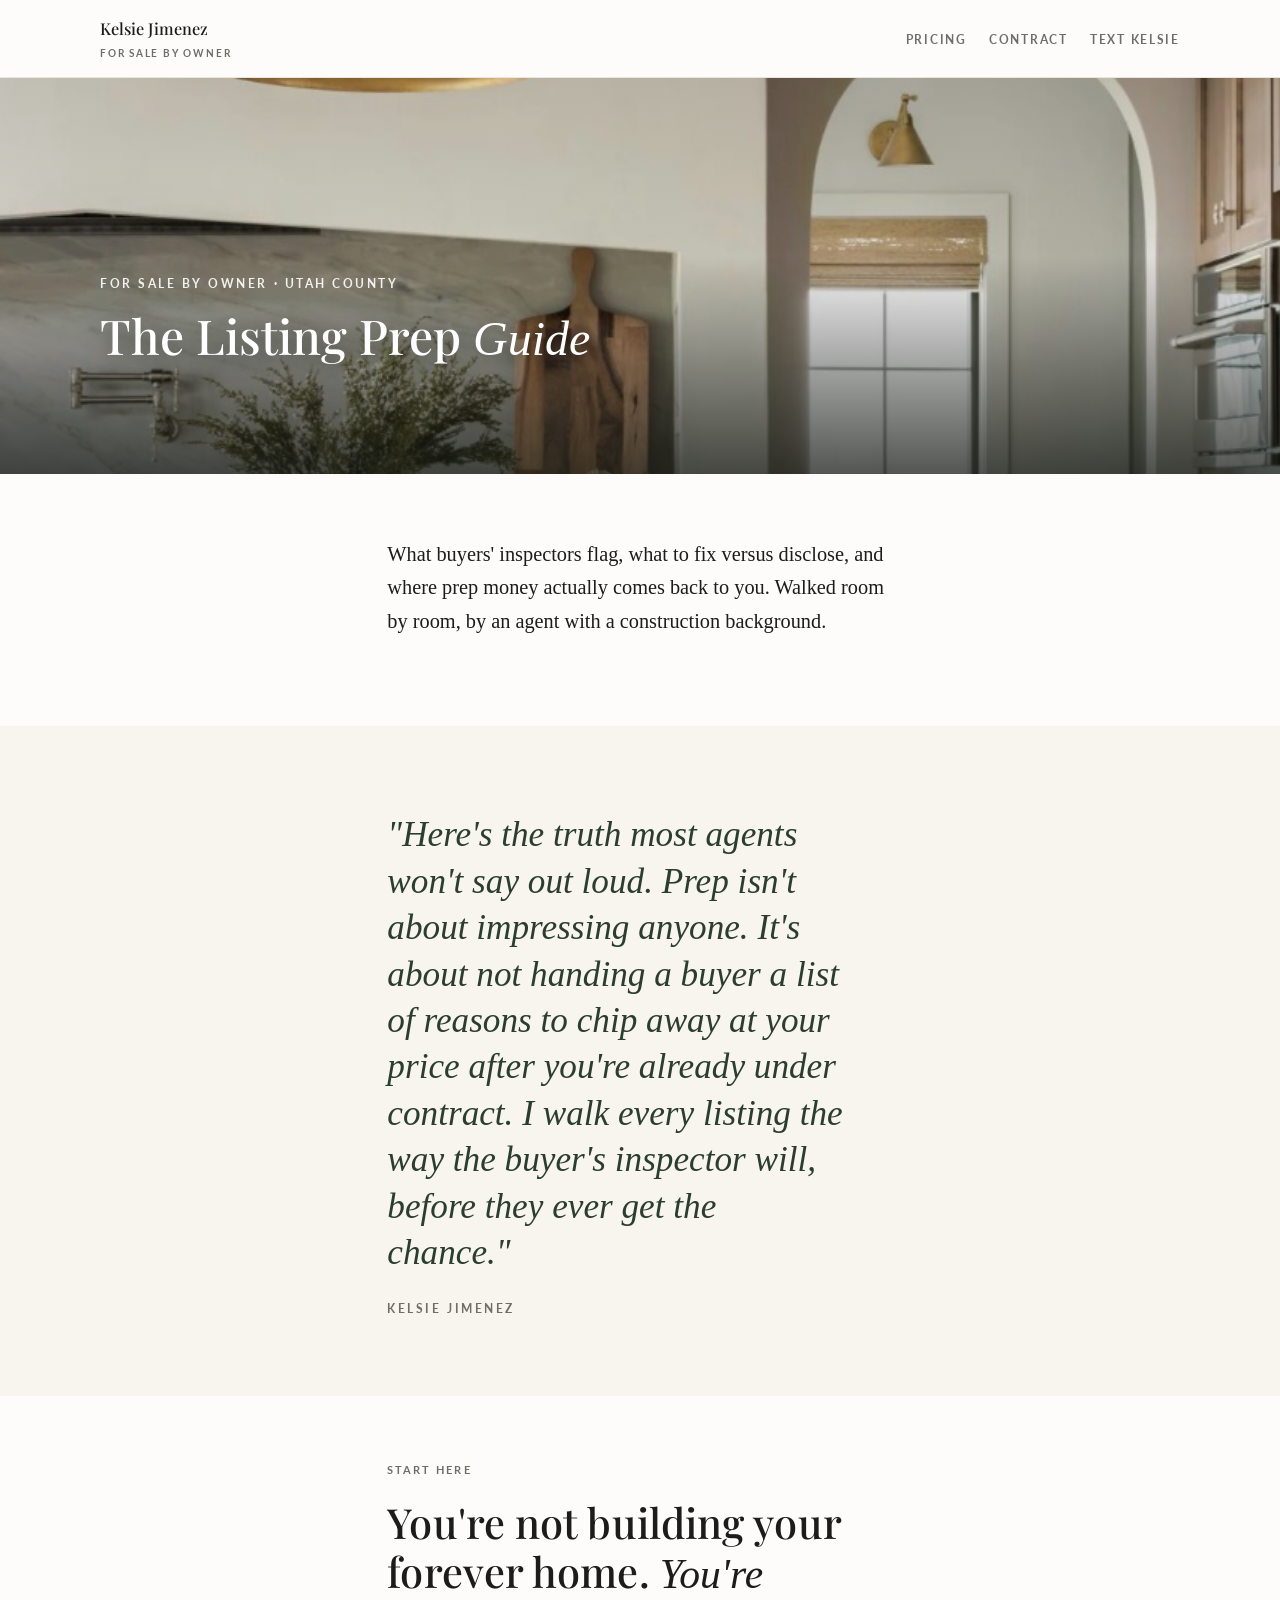
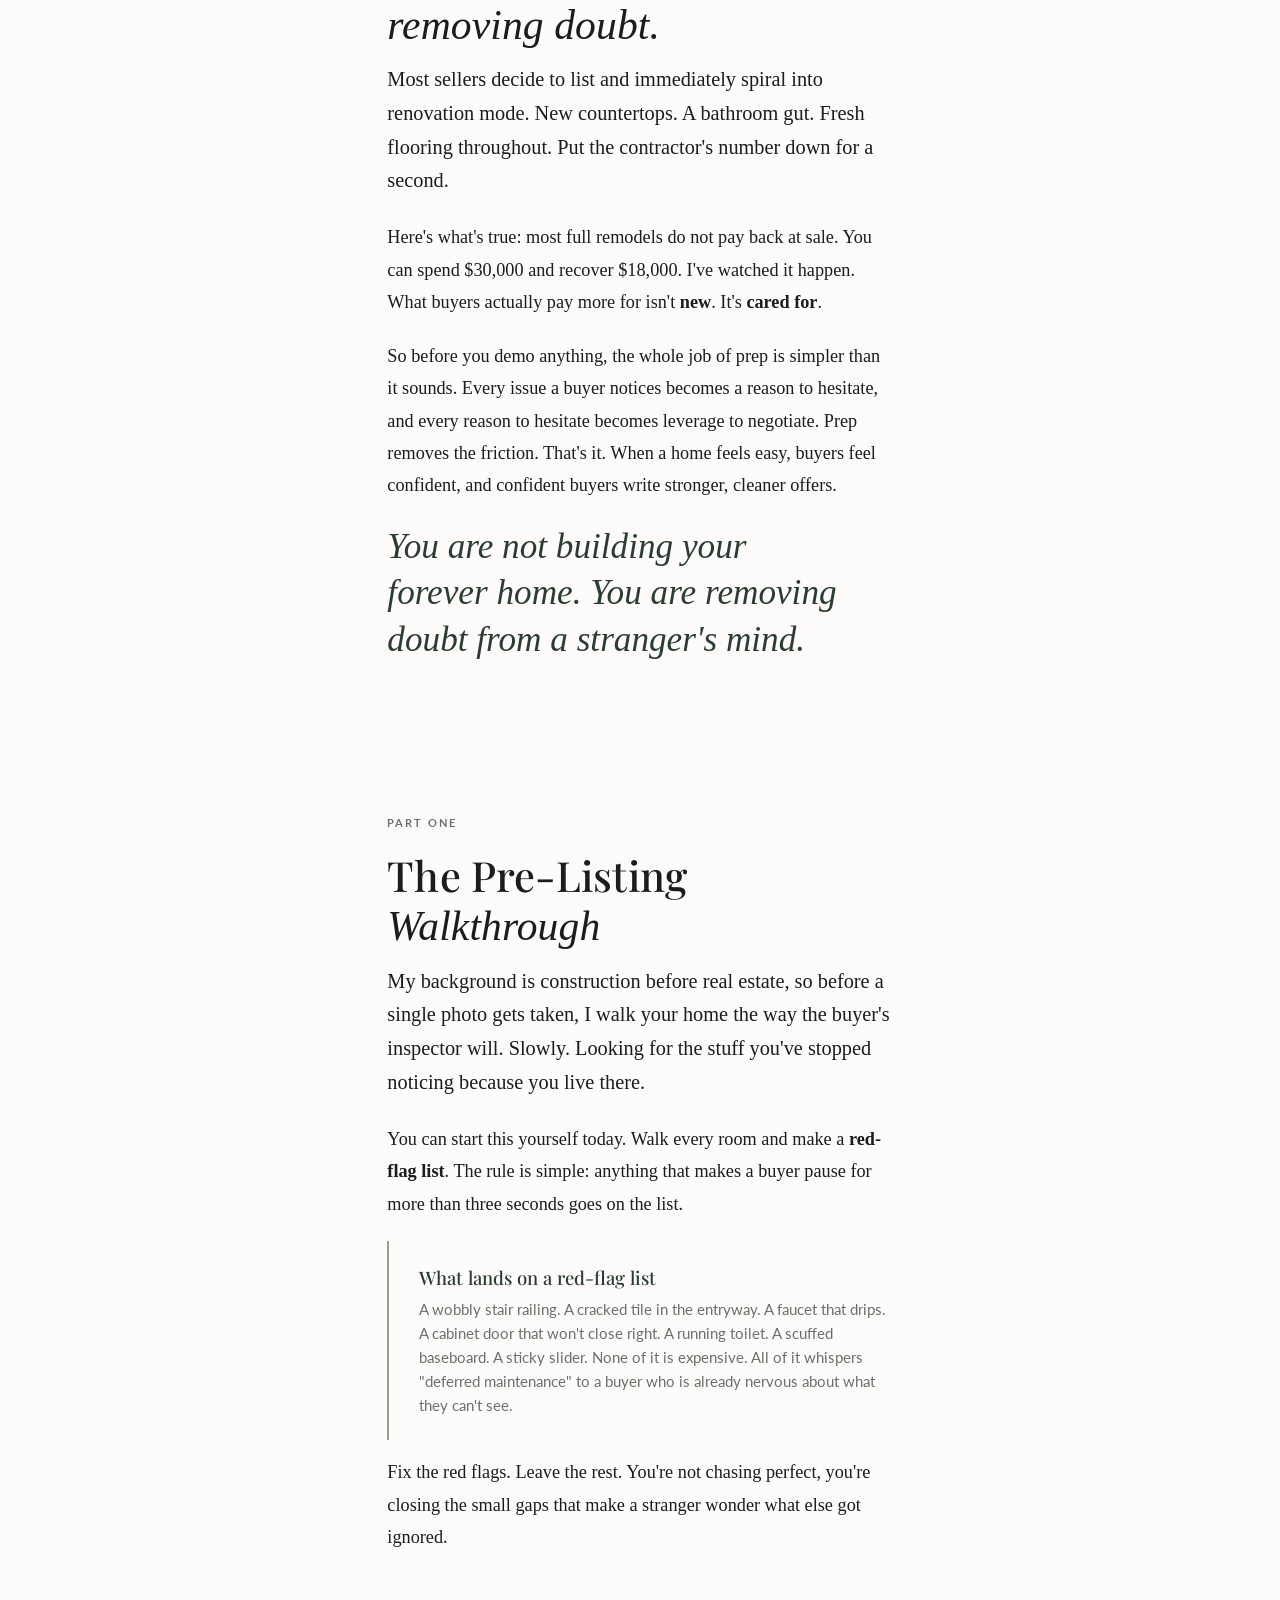
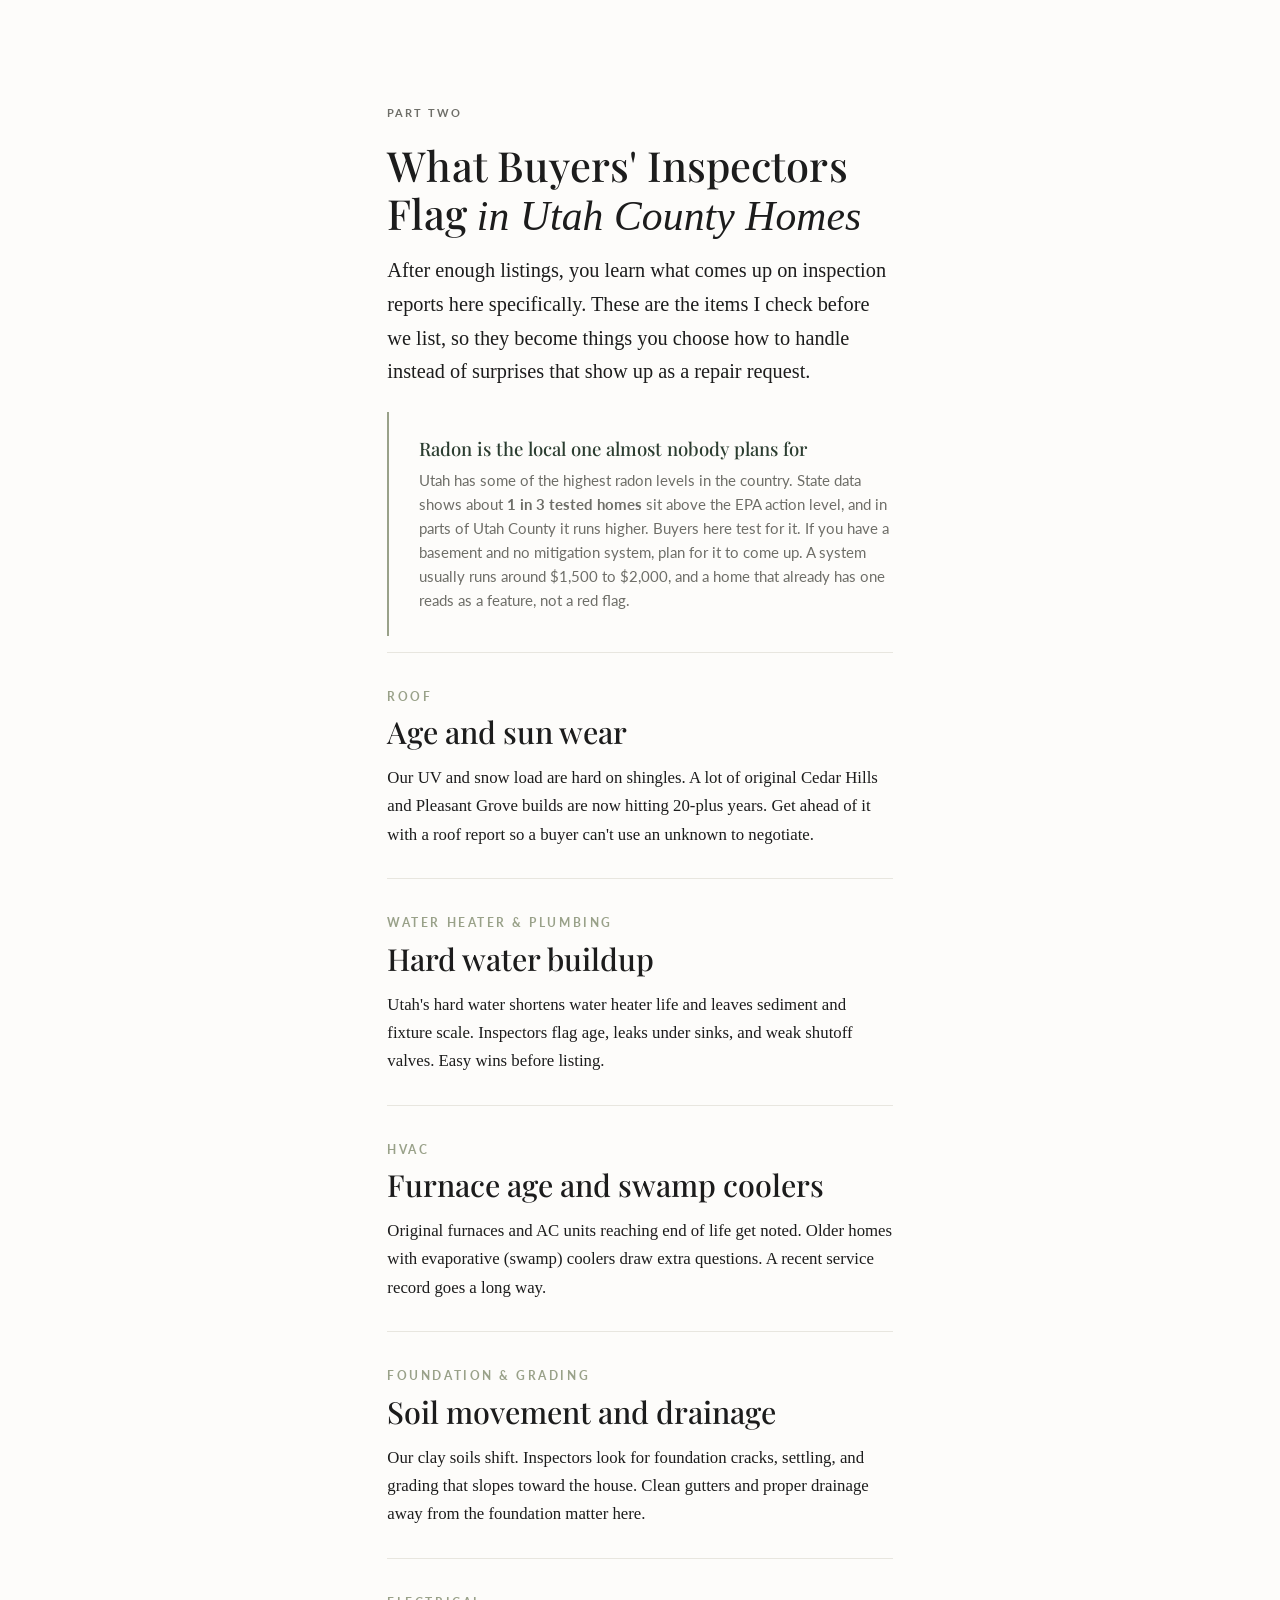
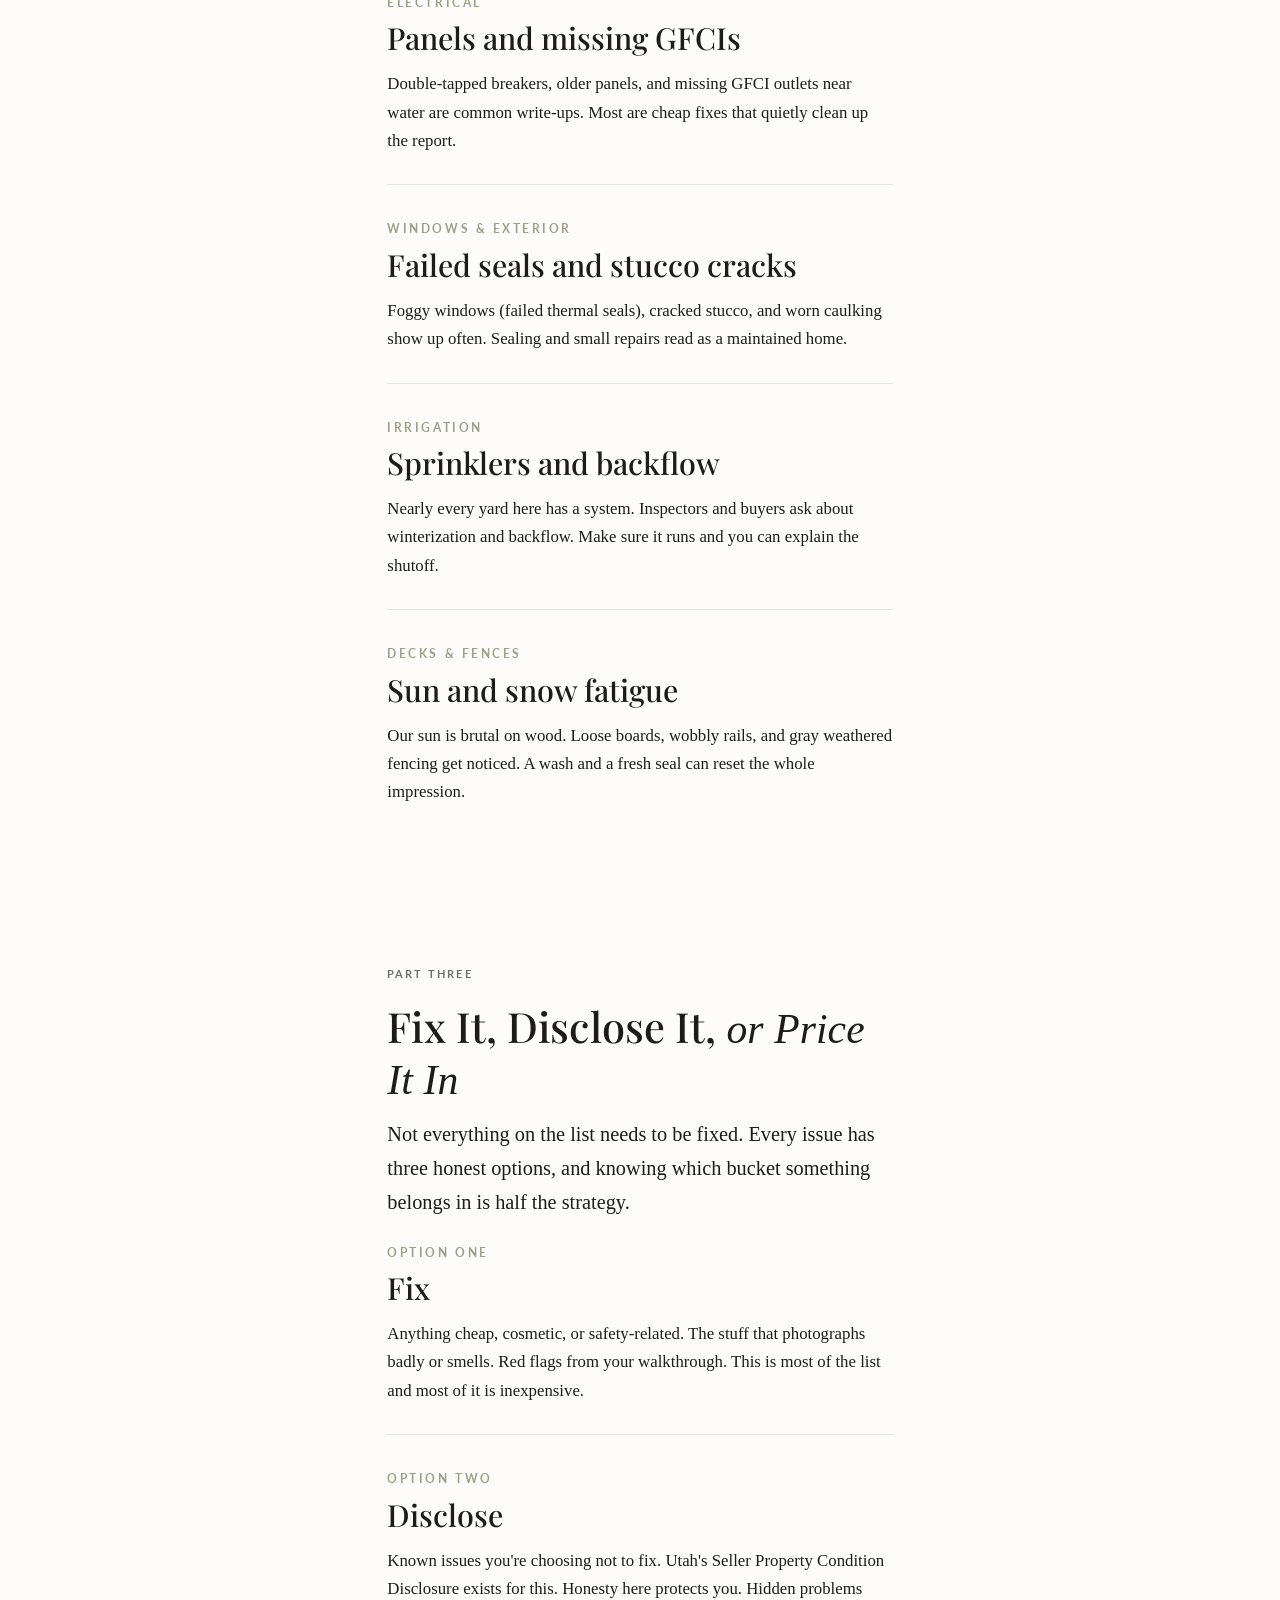
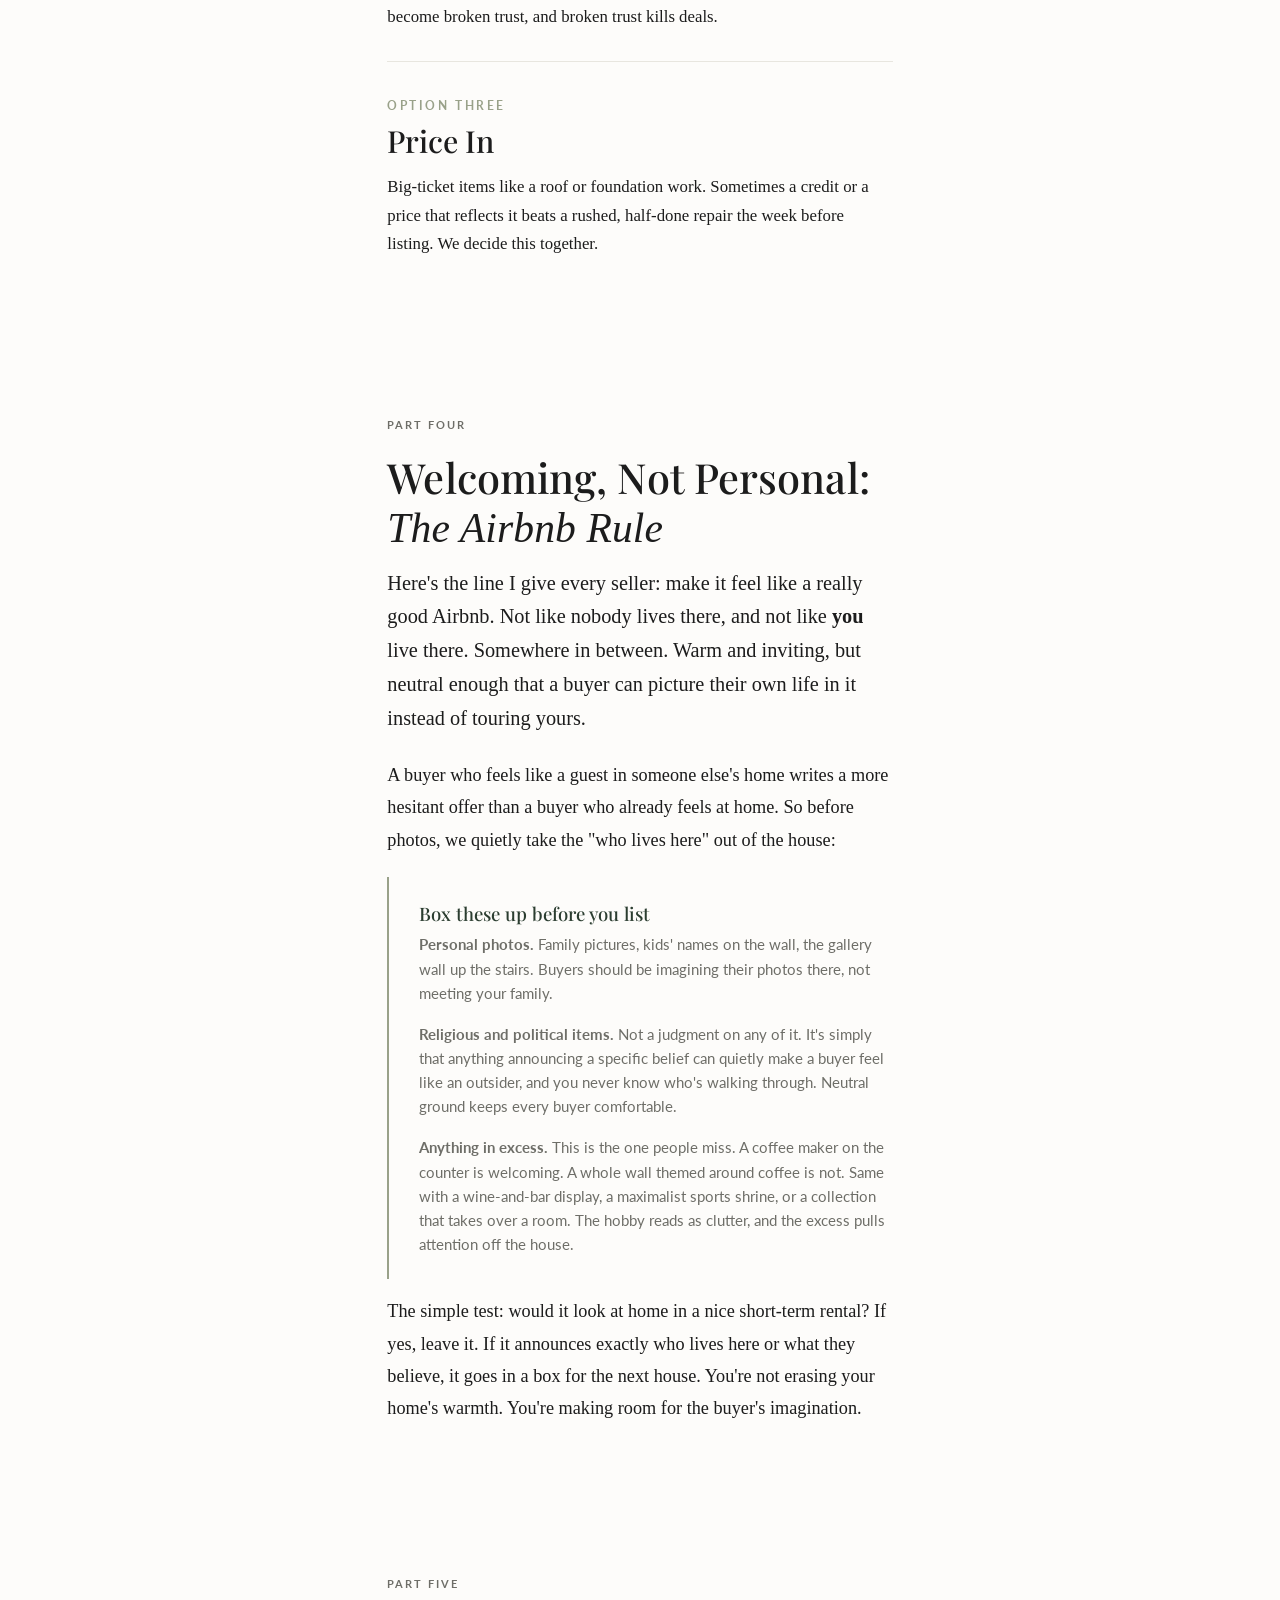
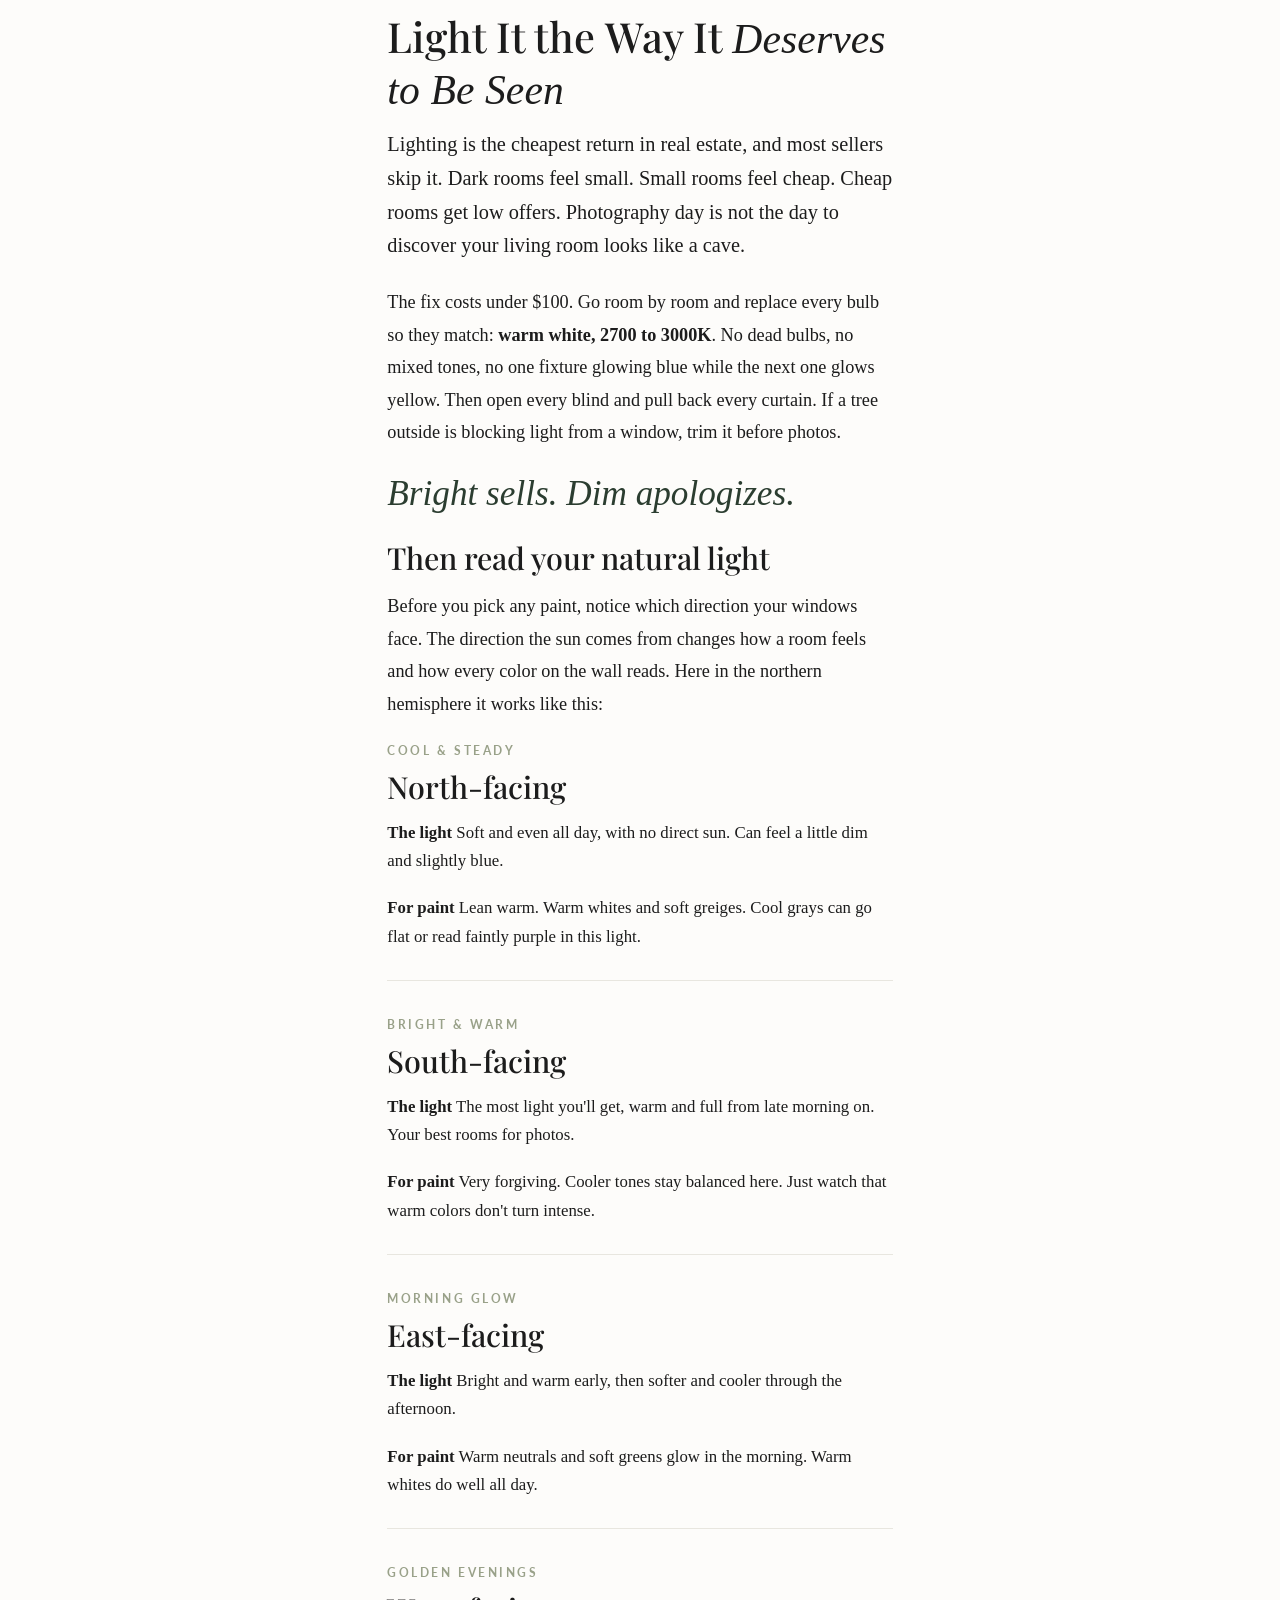
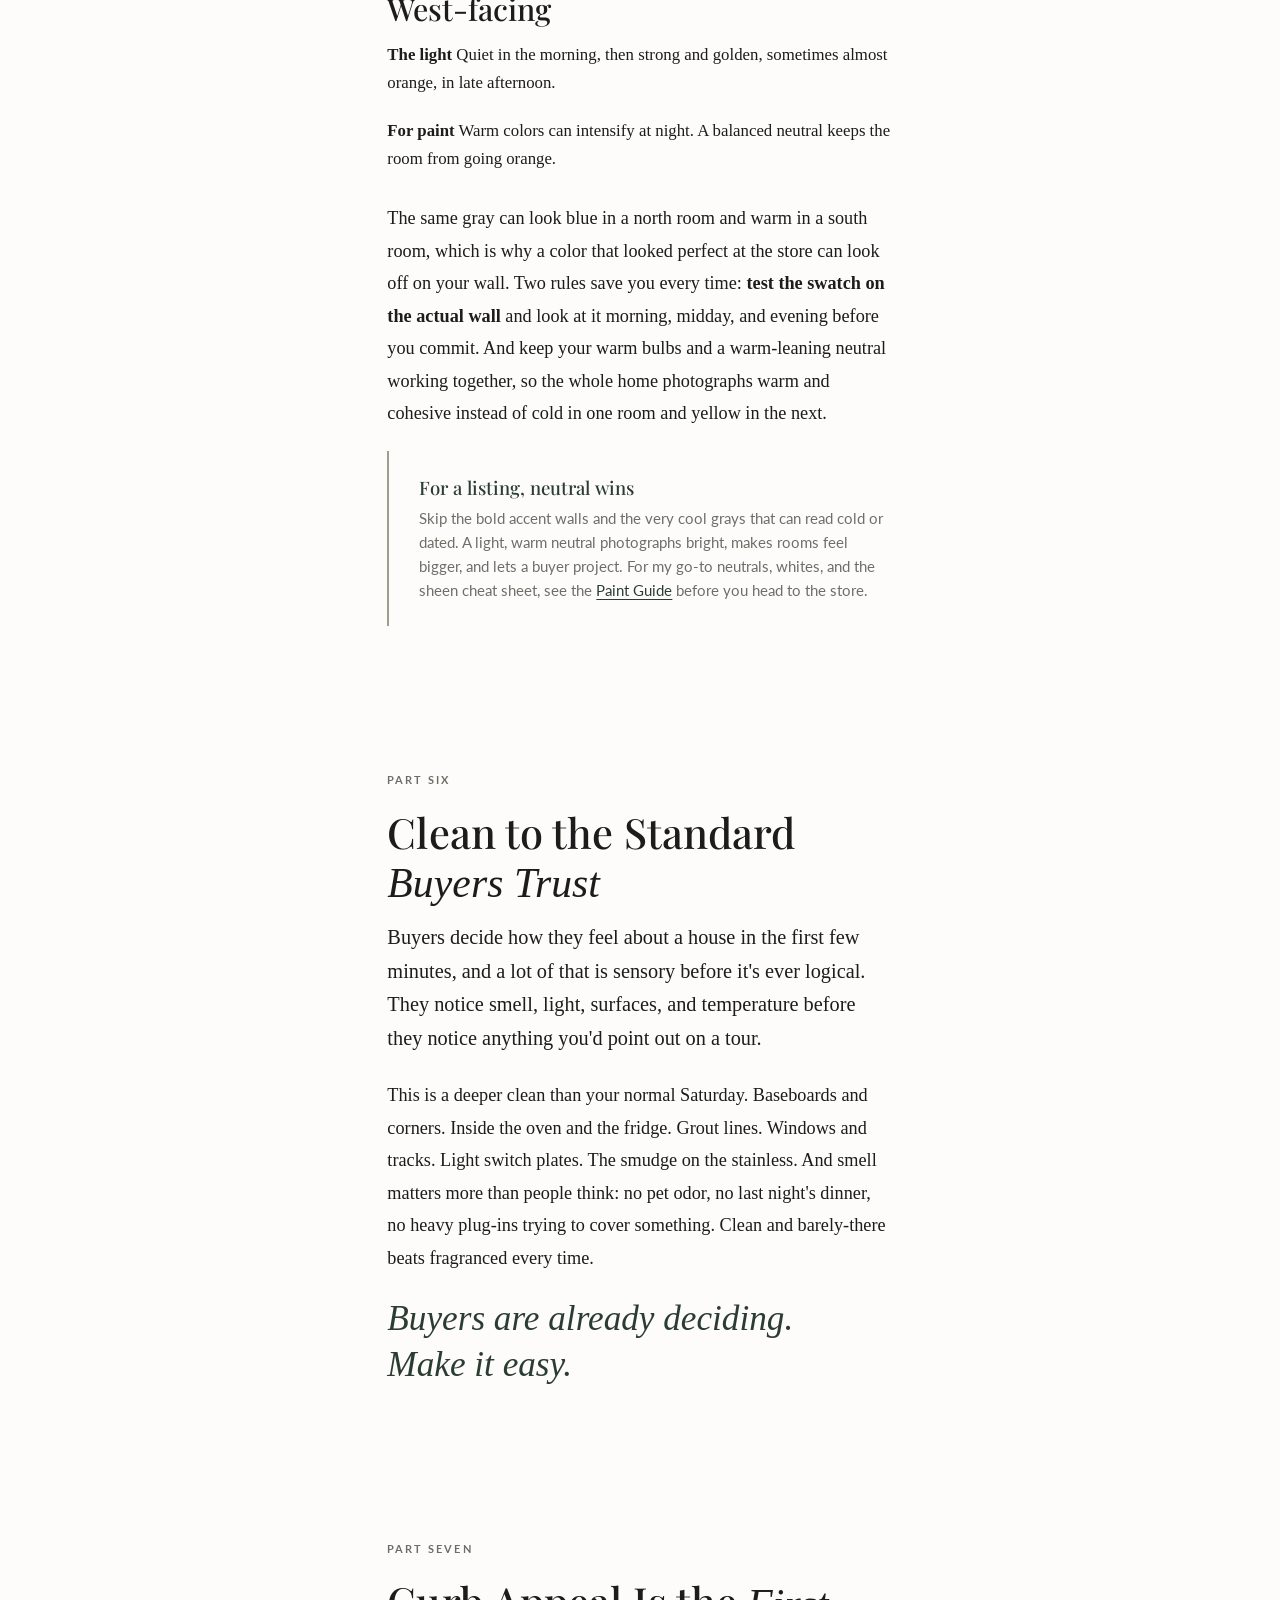
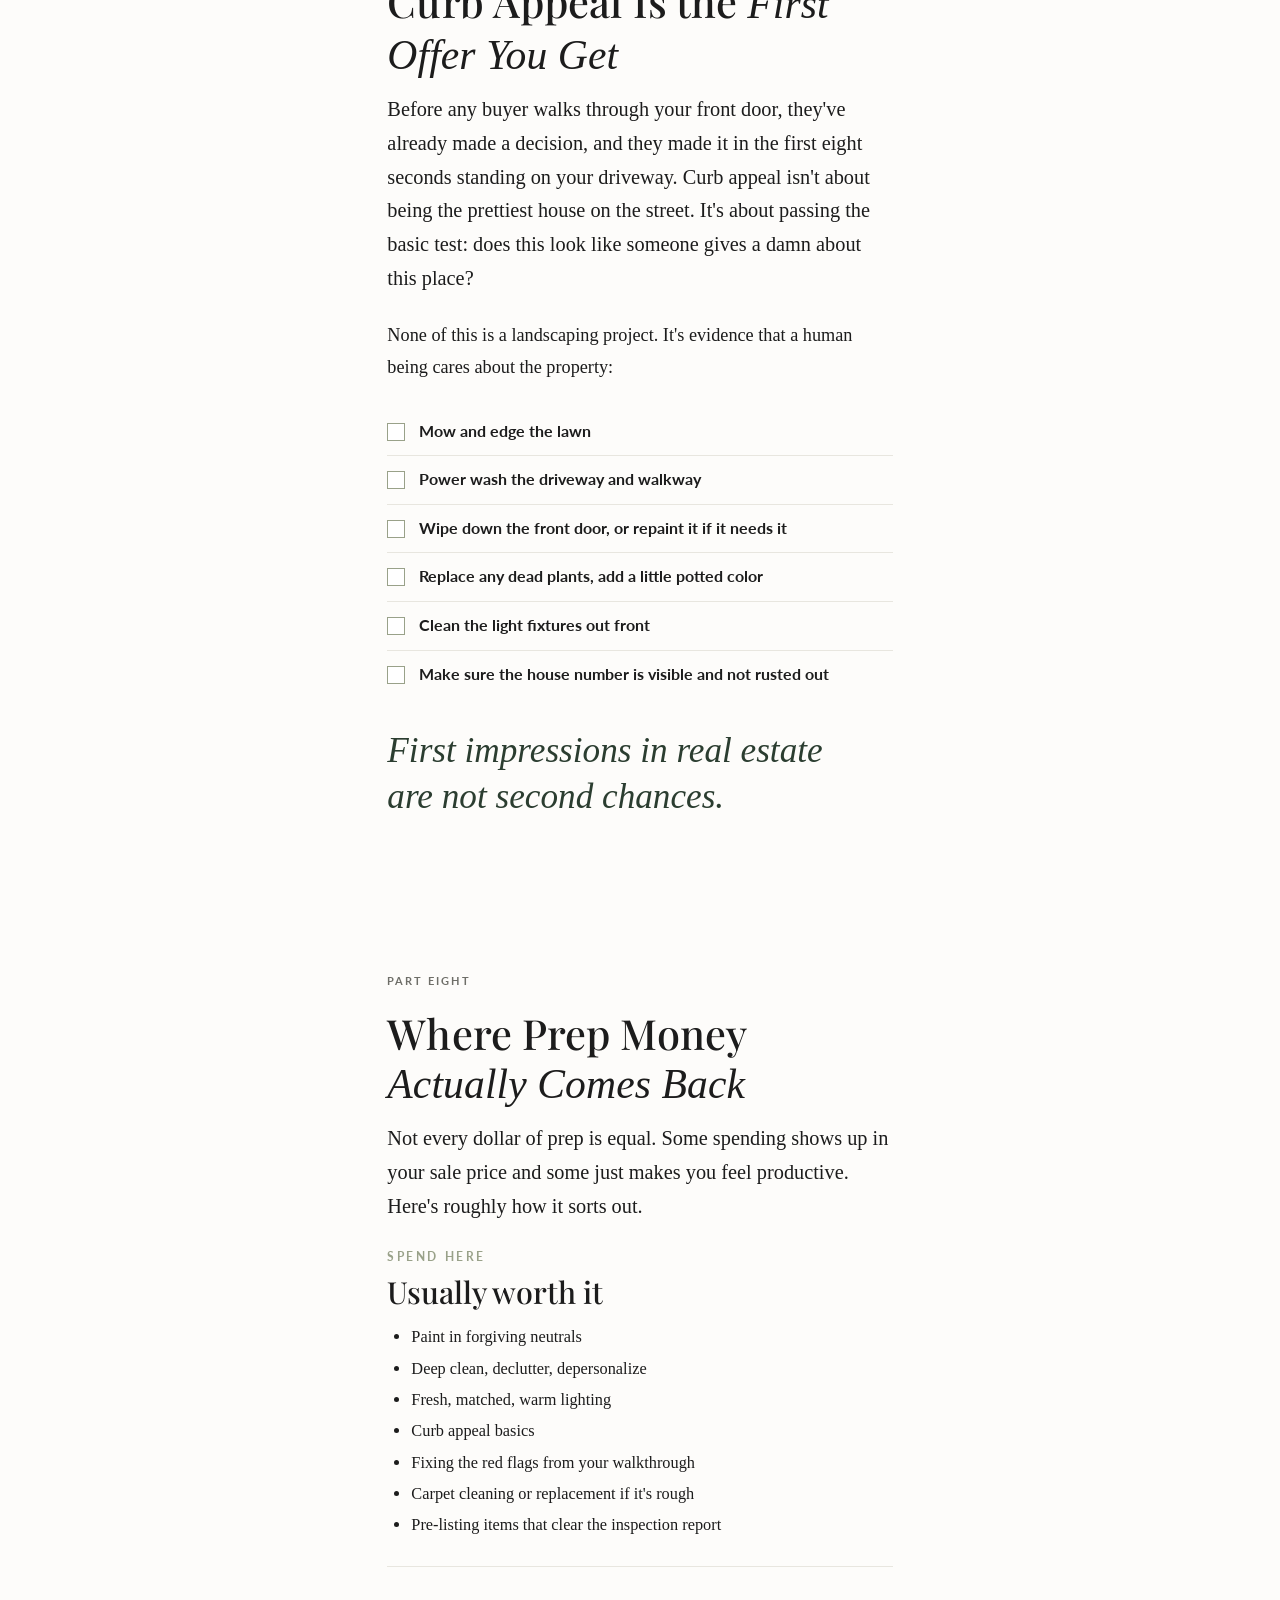
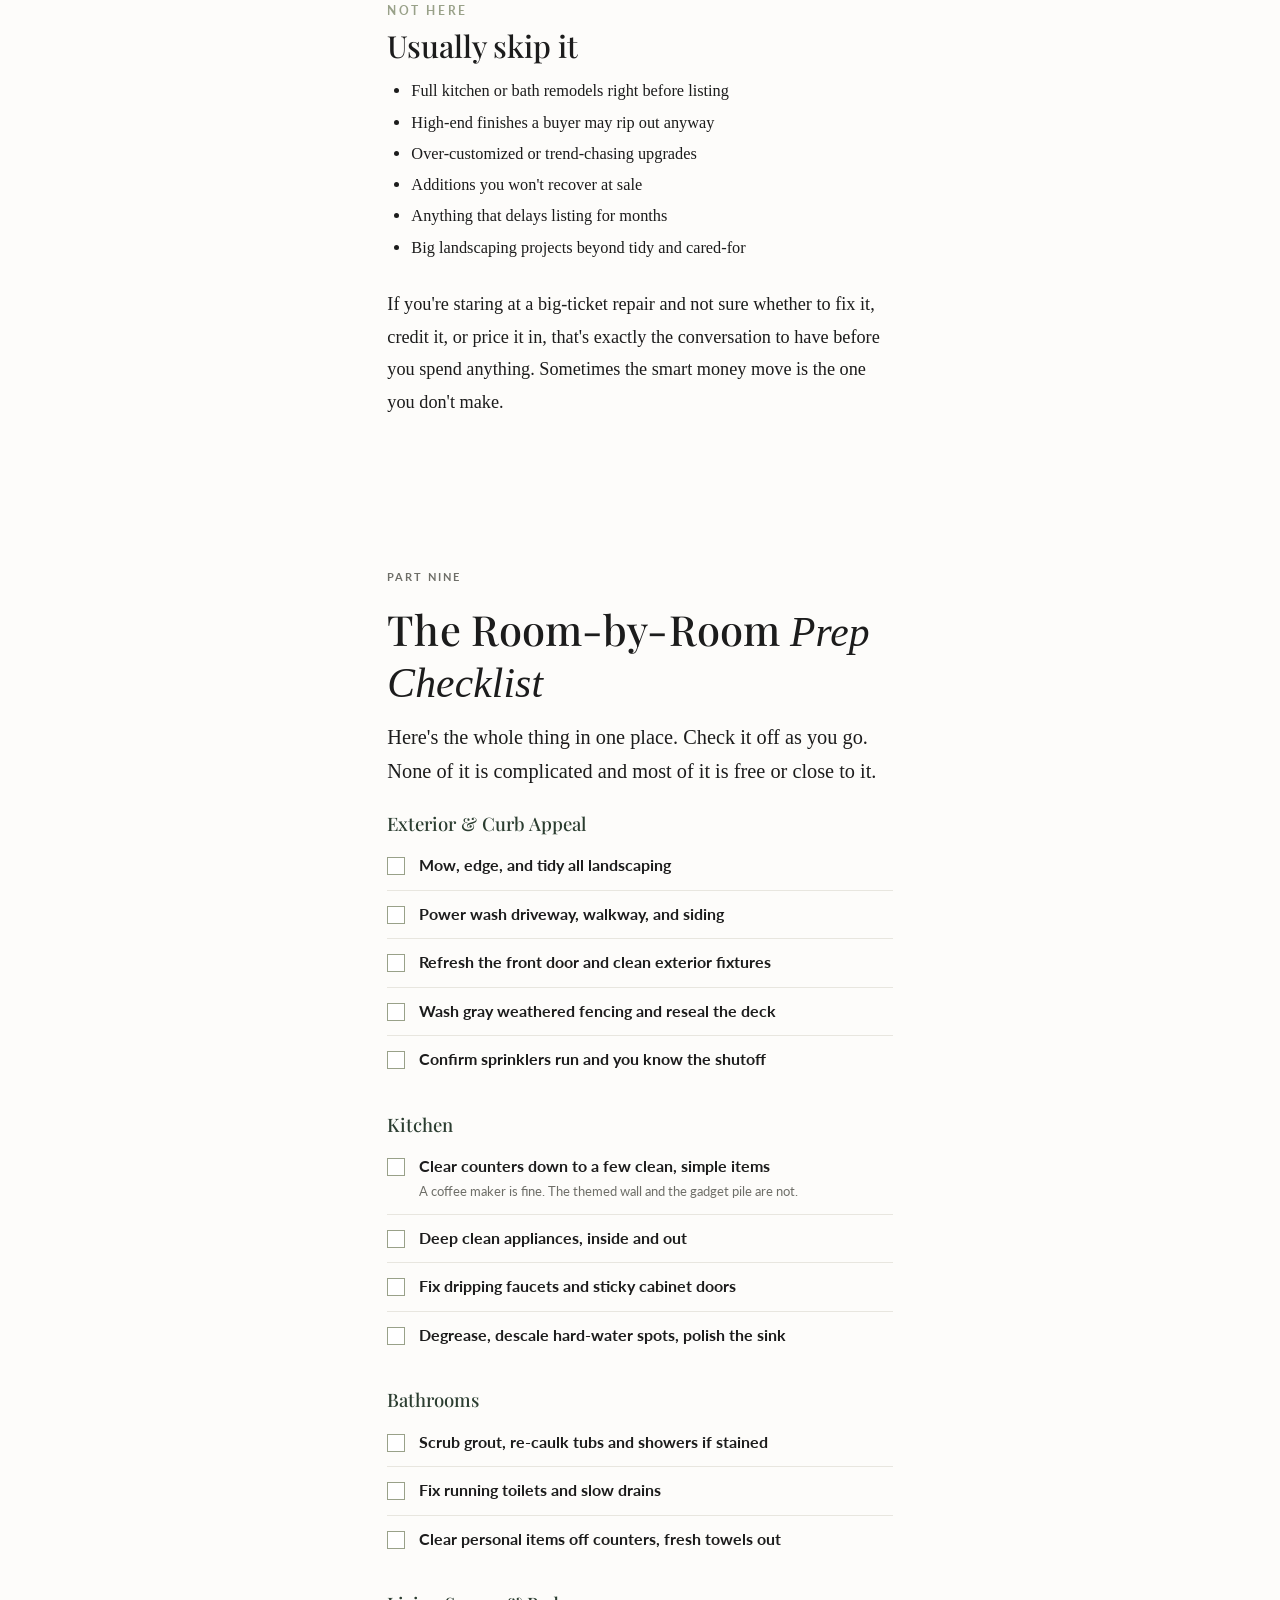
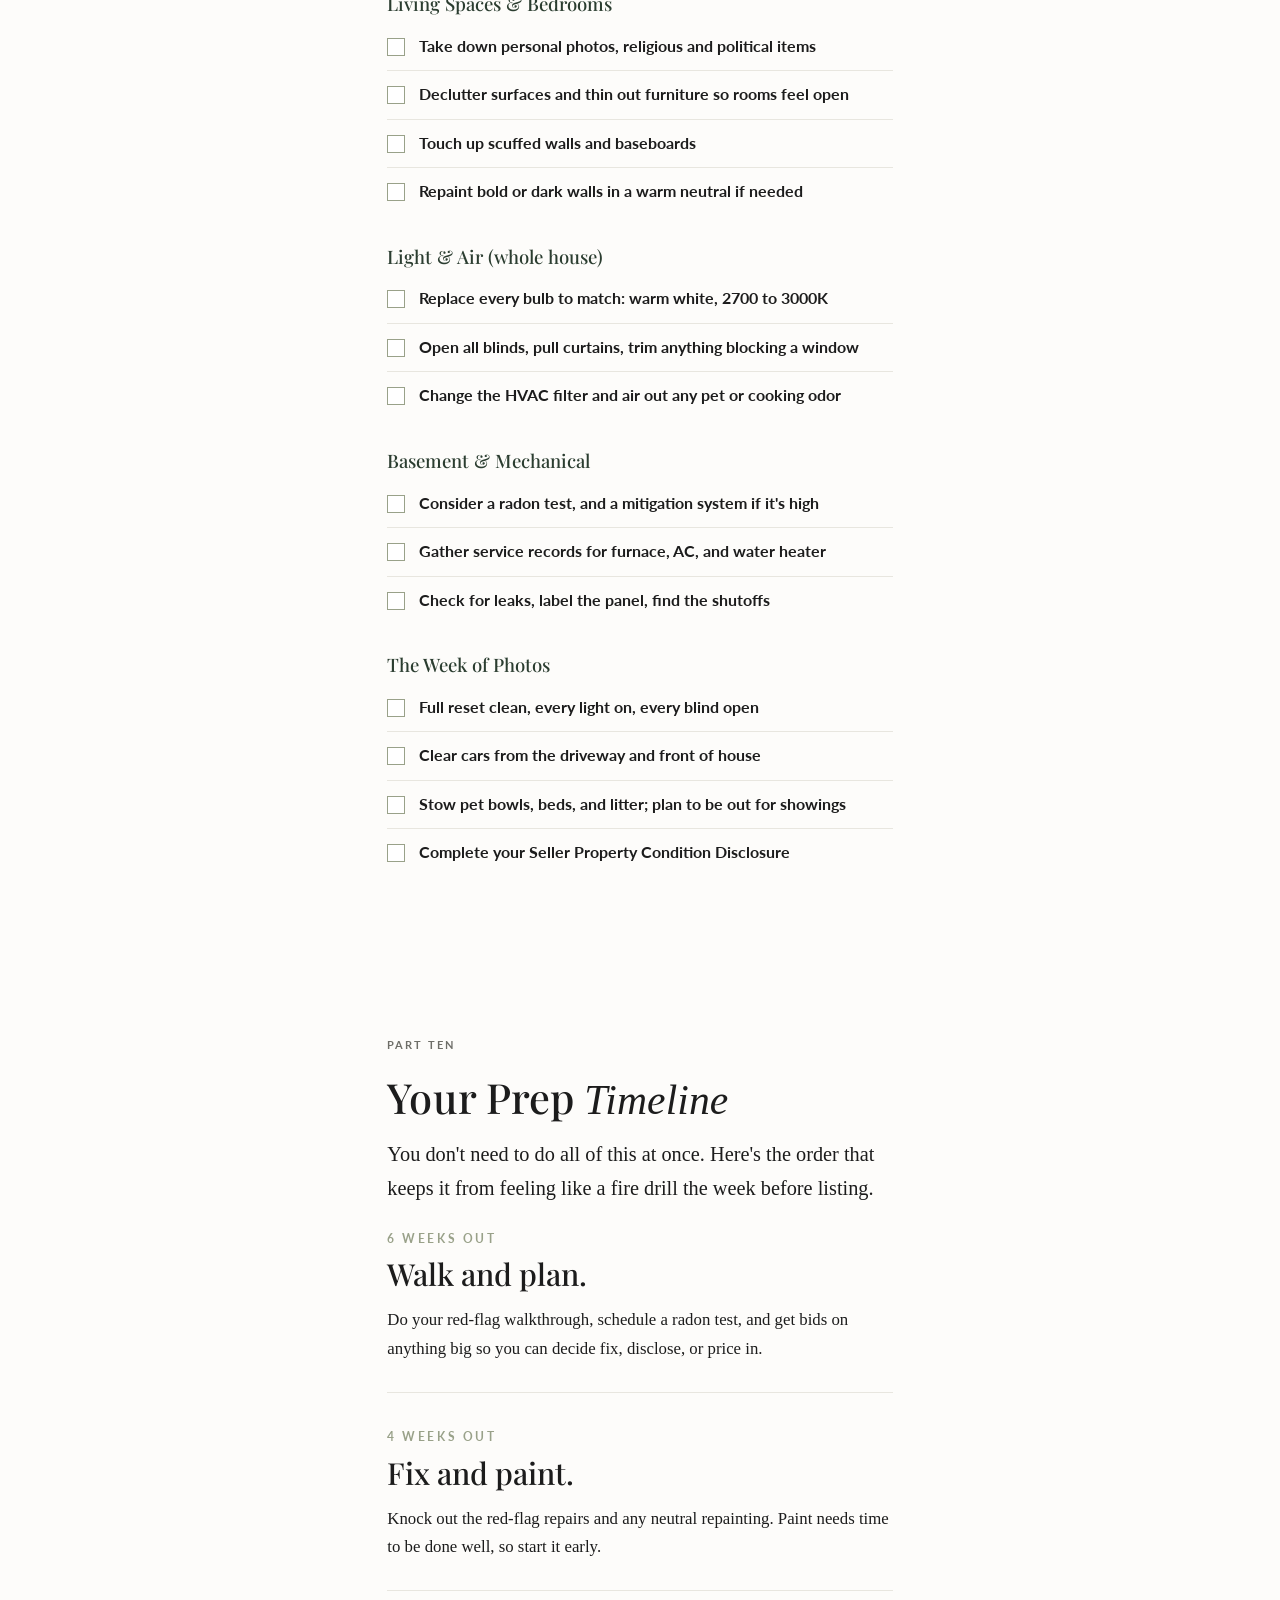
<file: listing-prep.html>
<!DOCTYPE html>
<html lang="en">
<head>
<!-- Google tag (gtag.js) -->
<script async src="https://www.googletagmanager.com/gtag/js?id=G-YQR8LKWMLH"></script>
<script>
  window.dataLayer = window.dataLayer || [];
  function gtag(){dataLayer.push(arguments);}
  gtag('js', new Date());
  gtag('config', 'G-YQR8LKWMLH');
</script>
<script id="kj-lead-events">
document.addEventListener('click',function(e){var a=e.target.closest&&e.target.closest('a[href^="sms:"],a[href^="tel:"]');if(a&&window.gtag){gtag('event',a.getAttribute('href').indexOf('sms:')===0?'text_me_click':'call_click',{link_url:a.getAttribute('href'),page_title:document.title,transport_type:'beacon'});}},true);
document.addEventListener('submit',function(e){if(window.gtag){gtag('event','generate_lead',{form_id:(e.target&&e.target.id)||'',page_title:document.title,transport_type:'beacon'});}},true);
</script>

<meta charset="UTF-8">
<meta name="viewport" content="width=device-width, initial-scale=1.0">
<title>Listing Prep: Getting a Utah Home Ready to Sell</title>
<meta property="og:title" content="Listing Prep: Getting a Utah Home Ready to Sell">
<meta property="og:description" content="Room by room prep for selling a Utah home yourself. What actually raises your price, what to skip entirely, and the order to do it in.">
<meta property="og:type" content="website">
<meta property="og:url" content="https://forsalebyowner.kelsiejimenez.com/listing-prep.html">

<link rel="canonical" href="https://forsalebyowner.kelsiejimenez.com/listing-prep.html">
<meta property="og:url" content="https://forsalebyowner.kelsiejimenez.com/listing-prep.html">
<meta property="og:type" content="website">
<meta name="description" content="Room by room prep for selling a Utah home yourself. What actually raises your price, what to skip entirely, and the order to do it in.">
<link rel="preconnect" href="https://fonts.googleapis.com" />
<link rel="preconnect" href="https://fonts.gstatic.com" crossorigin />
<link href="https://fonts.googleapis.com/css2?family=Lato:wght@400;700&family=Playfair+Display:wght@400;500;600&display=swap" rel="stylesheet" />
<link rel="stylesheet" href="guide.css">
<style>
  /* Page-specific: interactive prep checklist rows */
  .check-group{margin:24px 0 30px;}
  .check-group h4{margin:0 0 8px;}
  .task-list{display:block;}
  .task-item{display:flex;align-items:flex-start;gap:14px;padding:12px 0;
    border-bottom:1px solid var(--line);cursor:pointer;font-family:var(--util);}
  .task-item:last-child{border-bottom:none;}
  .task-box{width:18px;height:18px;border:1.5px solid var(--sage);background:#fff;flex-shrink:0;
    margin-top:3px;display:flex;align-items:center;justify-content:center;font-size:11px;
    color:transparent;transition:background .18s ease,border-color .18s ease;}
  .task-item.done .task-box{background:var(--sage);border-color:var(--sage);}
  .task-item.done .task-box::after{content:'\2713';color:#fff;}
  .task-item.done .task-text{color:var(--ink-soft);text-decoration:line-through;}
  .task-text{font-size:.98rem;line-height:1.5;color:var(--ink);}
  .task-note{font-size:.84rem;line-height:1.45;color:var(--ink-soft);margin-top:3px;text-decoration:none;}
</style>
<script type="application/ld+json">
{
  "@context": "https://schema.org",
  "@type": "Article",
  "headline": "Listing Prep: Getting a Utah Home Ready to Sell",
  "description": "Room by room prep for selling a Utah home yourself. What actually raises your price, what to skip entirely, and the order to do it in.",
  "url": "https://forsalebyowner.kelsiejimenez.com/listing-prep.html",
  "author": {
    "@type": "Person",
    "name": "Kelsie Jimenez"
  },
  "publisher": {
    "@type": "RealEstateAgent",
    "name": "Kelsie Jimenez",
    "logo": {
      "@type": "ImageObject",
      "url": "https://kelsiejimenez.com/wp-content/uploads/2026/06/headshot.jpg"
    }
  }
}
</script>
<script type="application/ld+json">
{
 "@context": "https://schema.org",
 "@type": "BreadcrumbList",
 "itemListElement": [
  {
   "@type": "ListItem",
   "position": 1,
   "name": "Utah FSBO Guide",
   "item": "https://forsalebyowner.kelsiejimenez.com/"
  },
  {
   "@type": "ListItem",
   "position": 2,
   "name": "Listing Prep",
   "item": "https://forsalebyowner.kelsiejimenez.com/listing-prep.html"
  }
 ]
}
</script>
</head>
<body>
<a class="skip" href="#main">Skip to content</a>

<header class="topbar"><div class="wrap"><a class="brand" href="/">Kelsie Jimenez<span class="brand-sub">For Sale By Owner</span></a>
<nav><a href="diy-cma.html">Pricing</a><a href="repc-walkthrough.html">Contract</a><a href="sms:8014202284">Text Kelsie</a></nav></div></header>

<section class="hero-slim">
  <img class="hero-img" src="kitchen.jpg" alt="A bright, clean kitchen prepared for listing photos" />
  <div class="hero-scrim"></div>
  <div class="hero-inner">
    <span class="hero-eyebrow">For Sale By Owner &middot; Utah County</span>
    <h1 class="hero-title">The Listing Prep <em>Guide</em></h1>
  </div>
</section>

<section>
  <div class="wrap read">
    <p class="lede">What buyers' inspectors flag, what to fix versus disclose, and where prep money actually comes back to you. Walked room by room, by an agent with a construction background.</p>
  </div>
</section>

<main id="main">

<section class="band-warm">
  <div class="wrap read">
    <p class="pull">"Here's the truth most agents won't say out loud. Prep isn't about impressing anyone. It's about not handing a buyer a list of reasons to chip away at your price after you're already under contract. I walk every listing the way the buyer's inspector will, before they ever get the chance."</p>
    <p class="pull-sig">Kelsie Jimenez</p>
  </div>
</section>

<!-- 1. PHILOSOPHY -->
<section>
  <div class="wrap read">
    <span class="label">Start Here</span>
    <h2>You're not building your forever home. <em>You're removing doubt.</em></h2>
    <p class="lede">Most sellers decide to list and immediately spiral into renovation mode. New countertops. A bathroom gut. Fresh flooring throughout. Put the contractor's number down for a second.</p>
    <p>Here's what's true: most full remodels do not pay back at sale. You can spend $30,000 and recover $18,000. I've watched it happen. What buyers actually pay more for isn't <strong>new</strong>. It's <strong>cared for</strong>.</p>
    <p>So before you demo anything, the whole job of prep is simpler than it sounds. Every issue a buyer notices becomes a reason to hesitate, and every reason to hesitate becomes leverage to negotiate. Prep removes the friction. That's it. When a home feels easy, buyers feel confident, and confident buyers write stronger, cleaner offers.</p>
    <p class="pull">You are not building your forever home. You are removing doubt from a stranger's mind.</p>
  </div>
</section>

<!-- 2. THE WALKTHROUGH -->
<section>
  <div class="wrap read">
    <span class="label">Part One</span>
    <h2>The Pre-Listing <em>Walkthrough</em></h2>
    <p class="lede">My background is construction before real estate, so before a single photo gets taken, I walk your home the way the buyer's inspector will. Slowly. Looking for the stuff you've stopped noticing because you live there.</p>
    <p>You can start this yourself today. Walk every room and make a <strong>red-flag list</strong>. The rule is simple: anything that makes a buyer pause for more than three seconds goes on the list.</p>
    <div class="panel">
      <h4>What lands on a red-flag list</h4>
      <p class="fine">A wobbly stair railing. A cracked tile in the entryway. A faucet that drips. A cabinet door that won't close right. A running toilet. A scuffed baseboard. A sticky slider. None of it is expensive. All of it whispers "deferred maintenance" to a buyer who is already nervous about what they can't see.</p>
    </div>
    <p>Fix the red flags. Leave the rest. You're not chasing perfect, you're closing the small gaps that make a stranger wonder what else got ignored.</p>
  </div>
</section>

<!-- 3. WHAT INSPECTORS FLAG (LOCAL) -->
<section>
  <div class="wrap read">
    <span class="label">Part Two</span>
    <h2>What Buyers' Inspectors Flag <em>in Utah County Homes</em></h2>
    <p class="lede">After enough listings, you learn what comes up on inspection reports here specifically. These are the items I check before we list, so they become things you choose how to handle instead of surprises that show up as a repair request.</p>

    <div class="panel">
      <h4>Radon is the local one almost nobody plans for</h4>
      <p class="fine">Utah has some of the highest radon levels in the country. State data shows about <strong>1 in 3 tested homes</strong> sit above the EPA action level, and in parts of Utah County it runs higher. Buyers here test for it. If you have a basement and no mitigation system, plan for it to come up. A system usually runs around $1,500 to $2,000, and a home that already has one reads as a feature, not a red flag.</p>
    </div>

    <div class="step">
      <div class="step-num">Roof</div>
      <h3>Age and sun wear</h3>
      <p>Our UV and snow load are hard on shingles. A lot of original Cedar Hills and Pleasant Grove builds are now hitting 20-plus years. Get ahead of it with a roof report so a buyer can't use an unknown to negotiate.</p>
    </div>

    <div class="step">
      <div class="step-num">Water Heater &amp; Plumbing</div>
      <h3>Hard water buildup</h3>
      <p>Utah's hard water shortens water heater life and leaves sediment and fixture scale. Inspectors flag age, leaks under sinks, and weak shutoff valves. Easy wins before listing.</p>
    </div>

    <div class="step">
      <div class="step-num">HVAC</div>
      <h3>Furnace age and swamp coolers</h3>
      <p>Original furnaces and AC units reaching end of life get noted. Older homes with evaporative (swamp) coolers draw extra questions. A recent service record goes a long way.</p>
    </div>

    <div class="step">
      <div class="step-num">Foundation &amp; Grading</div>
      <h3>Soil movement and drainage</h3>
      <p>Our clay soils shift. Inspectors look for foundation cracks, settling, and grading that slopes toward the house. Clean gutters and proper drainage away from the foundation matter here.</p>
    </div>

    <div class="step">
      <div class="step-num">Electrical</div>
      <h3>Panels and missing GFCIs</h3>
      <p>Double-tapped breakers, older panels, and missing GFCI outlets near water are common write-ups. Most are cheap fixes that quietly clean up the report.</p>
    </div>

    <div class="step">
      <div class="step-num">Windows &amp; Exterior</div>
      <h3>Failed seals and stucco cracks</h3>
      <p>Foggy windows (failed thermal seals), cracked stucco, and worn caulking show up often. Sealing and small repairs read as a maintained home.</p>
    </div>

    <div class="step">
      <div class="step-num">Irrigation</div>
      <h3>Sprinklers and backflow</h3>
      <p>Nearly every yard here has a system. Inspectors and buyers ask about winterization and backflow. Make sure it runs and you can explain the shutoff.</p>
    </div>

    <div class="step">
      <div class="step-num">Decks &amp; Fences</div>
      <h3>Sun and snow fatigue</h3>
      <p>Our sun is brutal on wood. Loose boards, wobbly rails, and gray weathered fencing get noticed. A wash and a fresh seal can reset the whole impression.</p>
    </div>
  </div>
</section>

<!-- 4. FIX / DISCLOSE / PRICE -->
<section>
  <div class="wrap read">
    <span class="label">Part Three</span>
    <h2>Fix It, Disclose It, <em>or Price It In</em></h2>
    <p class="lede">Not everything on the list needs to be fixed. Every issue has three honest options, and knowing which bucket something belongs in is half the strategy.</p>

    <div class="step">
      <div class="step-num">Option One</div>
      <h3>Fix</h3>
      <p>Anything cheap, cosmetic, or safety-related. The stuff that photographs badly or smells. Red flags from your walkthrough. This is most of the list and most of it is inexpensive.</p>
    </div>

    <div class="step">
      <div class="step-num">Option Two</div>
      <h3>Disclose</h3>
      <p>Known issues you're choosing not to fix. Utah's Seller Property Condition Disclosure exists for this. Honesty here protects you. Hidden problems become broken trust, and broken trust kills deals.</p>
    </div>

    <div class="step">
      <div class="step-num">Option Three</div>
      <h3>Price In</h3>
      <p>Big-ticket items like a roof or foundation work. Sometimes a credit or a price that reflects it beats a rushed, half-done repair the week before listing. We decide this together.</p>
    </div>
  </div>
</section>

<!-- 5. THE AIRBNB RULE (DECOR) -->
<section>
  <div class="wrap read">
    <span class="label">Part Four</span>
    <h2>Welcoming, Not Personal: <em>The Airbnb Rule</em></h2>
    <p class="lede">Here's the line I give every seller: make it feel like a really good Airbnb. Not like nobody lives there, and not like <strong>you</strong> live there. Somewhere in between. Warm and inviting, but neutral enough that a buyer can picture their own life in it instead of touring yours.</p>
    <p>A buyer who feels like a guest in someone else's home writes a more hesitant offer than a buyer who already feels at home. So before photos, we quietly take the "who lives here" out of the house:</p>
    <div class="panel">
      <h4>Box these up before you list</h4>
      <p class="fine"><strong>Personal photos.</strong> Family pictures, kids' names on the wall, the gallery wall up the stairs. Buyers should be imagining their photos there, not meeting your family.</p>
      <p class="fine"><strong>Religious and political items.</strong> Not a judgment on any of it. It's simply that anything announcing a specific belief can quietly make a buyer feel like an outsider, and you never know who's walking through. Neutral ground keeps every buyer comfortable.</p>
      <p class="fine"><strong>Anything in excess.</strong> This is the one people miss. A coffee maker on the counter is welcoming. A whole wall themed around coffee is not. Same with a wine-and-bar display, a maximalist sports shrine, or a collection that takes over a room. The hobby reads as clutter, and the excess pulls attention off the house.</p>
    </div>
    <p>The simple test: would it look at home in a nice short-term rental? If yes, leave it. If it announces exactly who lives here or what they believe, it goes in a box for the next house. You're not erasing your home's warmth. You're making room for the buyer's imagination.</p>
  </div>
</section>

<!-- 6. LIGHTING -->
<section>
  <div class="wrap read">
    <span class="label">Part Five</span>
    <h2>Light It the Way It <em>Deserves to Be Seen</em></h2>
    <p class="lede">Lighting is the cheapest return in real estate, and most sellers skip it. Dark rooms feel small. Small rooms feel cheap. Cheap rooms get low offers. Photography day is not the day to discover your living room looks like a cave.</p>
    <p>The fix costs under $100. Go room by room and replace every bulb so they match: <strong>warm white, 2700 to 3000K</strong>. No dead bulbs, no mixed tones, no one fixture glowing blue while the next one glows yellow. Then open every blind and pull back every curtain. If a tree outside is blocking light from a window, trim it before photos.</p>
    <p class="pull">Bright sells. Dim apologizes.</p>

    <h3>Then read your natural light</h3>
    <p>Before you pick any paint, notice which direction your windows face. The direction the sun comes from changes how a room feels and how every color on the wall reads. Here in the northern hemisphere it works like this:</p>

    <div class="step">
      <div class="step-num">Cool &amp; steady</div>
      <h3>North-facing</h3>
      <p><strong>The light</strong> Soft and even all day, with no direct sun. Can feel a little dim and slightly blue.</p>
      <p><strong>For paint</strong> Lean warm. Warm whites and soft greiges. Cool grays can go flat or read faintly purple in this light.</p>
    </div>

    <div class="step">
      <div class="step-num">Bright &amp; warm</div>
      <h3>South-facing</h3>
      <p><strong>The light</strong> The most light you'll get, warm and full from late morning on. Your best rooms for photos.</p>
      <p><strong>For paint</strong> Very forgiving. Cooler tones stay balanced here. Just watch that warm colors don't turn intense.</p>
    </div>

    <div class="step">
      <div class="step-num">Morning glow</div>
      <h3>East-facing</h3>
      <p><strong>The light</strong> Bright and warm early, then softer and cooler through the afternoon.</p>
      <p><strong>For paint</strong> Warm neutrals and soft greens glow in the morning. Warm whites do well all day.</p>
    </div>

    <div class="step">
      <div class="step-num">Golden evenings</div>
      <h3>West-facing</h3>
      <p><strong>The light</strong> Quiet in the morning, then strong and golden, sometimes almost orange, in late afternoon.</p>
      <p><strong>For paint</strong> Warm colors can intensify at night. A balanced neutral keeps the room from going orange.</p>
    </div>

    <p>The same gray can look blue in a north room and warm in a south room, which is why a color that looked perfect at the store can look off on your wall. Two rules save you every time: <strong>test the swatch on the actual wall</strong> and look at it morning, midday, and evening before you commit. And keep your warm bulbs and a warm-leaning neutral working together, so the whole home photographs warm and cohesive instead of cold in one room and yellow in the next.</p>

    <div class="panel">
      <h4>For a listing, neutral wins</h4>
      <p class="fine">Skip the bold accent walls and the very cool grays that can read cold or dated. A light, warm neutral photographs bright, makes rooms feel bigger, and lets a buyer project. For my go-to neutrals, whites, and the sheen cheat sheet, see the <a href="paint-guide.html">Paint Guide</a> before you head to the store.</p>
    </div>
  </div>
</section>

<!-- 7. CLEANING -->
<section>
  <div class="wrap read">
    <span class="label">Part Six</span>
    <h2>Clean to the Standard <em>Buyers Trust</em></h2>
    <p class="lede">Buyers decide how they feel about a house in the first few minutes, and a lot of that is sensory before it's ever logical. They notice smell, light, surfaces, and temperature before they notice anything you'd point out on a tour.</p>
    <p>This is a deeper clean than your normal Saturday. Baseboards and corners. Inside the oven and the fridge. Grout lines. Windows and tracks. Light switch plates. The smudge on the stainless. And smell matters more than people think: no pet odor, no last night's dinner, no heavy plug-ins trying to cover something. Clean and barely-there beats fragranced every time.</p>
    <p class="pull">Buyers are already deciding. Make it easy.</p>
  </div>
</section>

<!-- 8. CURB APPEAL -->
<section>
  <div class="wrap read">
    <span class="label">Part Seven</span>
    <h2>Curb Appeal Is the <em>First Offer You Get</em></h2>
    <p class="lede">Before any buyer walks through your front door, they've already made a decision, and they made it in the first eight seconds standing on your driveway. Curb appeal isn't about being the prettiest house on the street. It's about passing the basic test: does this look like someone gives a damn about this place?</p>
    <p>None of this is a landscaping project. It's evidence that a human being cares about the property:</p>
    <div class="check-group">
      <div class="task-list">
        <div class="task-item" onclick="toggleTask(this)"><div class="task-box"></div><div><div class="task-text"><strong>Mow and edge the lawn</strong></div></div></div>
        <div class="task-item" onclick="toggleTask(this)"><div class="task-box"></div><div><div class="task-text"><strong>Power wash the driveway and walkway</strong></div></div></div>
        <div class="task-item" onclick="toggleTask(this)"><div class="task-box"></div><div><div class="task-text"><strong>Wipe down the front door, or repaint it if it needs it</strong></div></div></div>
        <div class="task-item" onclick="toggleTask(this)"><div class="task-box"></div><div><div class="task-text"><strong>Replace any dead plants, add a little potted color</strong></div></div></div>
        <div class="task-item" onclick="toggleTask(this)"><div class="task-box"></div><div><div class="task-text"><strong>Clean the light fixtures out front</strong></div></div></div>
        <div class="task-item" onclick="toggleTask(this)"><div class="task-box"></div><div><div class="task-text"><strong>Make sure the house number is visible and not rusted out</strong></div></div></div>
      </div>
    </div>
    <p class="pull">First impressions in real estate are not second chances.</p>
  </div>
</section>

<!-- 9. ROI -->
<section>
  <div class="wrap read">
    <span class="label">Part Eight</span>
    <h2>Where Prep Money <em>Actually Comes Back</em></h2>
    <p class="lede">Not every dollar of prep is equal. Some spending shows up in your sale price and some just makes you feel productive. Here's roughly how it sorts out.</p>

    <div class="step">
      <div class="step-num">Spend here</div>
      <h3>Usually worth it</h3>
      <ul>
        <li>Paint in forgiving neutrals</li>
        <li>Deep clean, declutter, depersonalize</li>
        <li>Fresh, matched, warm lighting</li>
        <li>Curb appeal basics</li>
        <li>Fixing the red flags from your walkthrough</li>
        <li>Carpet cleaning or replacement if it's rough</li>
        <li>Pre-listing items that clear the inspection report</li>
      </ul>
    </div>

    <div class="step">
      <div class="step-num">Not here</div>
      <h3>Usually skip it</h3>
      <ul>
        <li>Full kitchen or bath remodels right before listing</li>
        <li>High-end finishes a buyer may rip out anyway</li>
        <li>Over-customized or trend-chasing upgrades</li>
        <li>Additions you won't recover at sale</li>
        <li>Anything that delays listing for months</li>
        <li>Big landscaping projects beyond tidy and cared-for</li>
      </ul>
    </div>

    <p>If you're staring at a big-ticket repair and not sure whether to fix it, credit it, or price it in, that's exactly the conversation to have before you spend anything. Sometimes the smart money move is the one you don't make.</p>
  </div>
</section>

<!-- 10. ROOM BY ROOM CHECKLIST -->
<section>
  <div class="wrap read">
    <span class="label">Part Nine</span>
    <h2>The Room-by-Room <em>Prep Checklist</em></h2>
    <p class="lede">Here's the whole thing in one place. Check it off as you go. None of it is complicated and most of it is free or close to it.</p>

    <div class="check-group">
      <h4>Exterior &amp; Curb Appeal</h4>
      <div class="task-list">
        <div class="task-item" onclick="toggleTask(this)"><div class="task-box"></div><div><div class="task-text"><strong>Mow, edge, and tidy all landscaping</strong></div></div></div>
        <div class="task-item" onclick="toggleTask(this)"><div class="task-box"></div><div><div class="task-text"><strong>Power wash driveway, walkway, and siding</strong></div></div></div>
        <div class="task-item" onclick="toggleTask(this)"><div class="task-box"></div><div><div class="task-text"><strong>Refresh the front door and clean exterior fixtures</strong></div></div></div>
        <div class="task-item" onclick="toggleTask(this)"><div class="task-box"></div><div><div class="task-text"><strong>Wash gray weathered fencing and reseal the deck</strong></div></div></div>
        <div class="task-item" onclick="toggleTask(this)"><div class="task-box"></div><div><div class="task-text"><strong>Confirm sprinklers run and you know the shutoff</strong></div></div></div>
      </div>
    </div>

    <div class="check-group">
      <h4>Kitchen</h4>
      <div class="task-list">
        <div class="task-item" onclick="toggleTask(this)"><div class="task-box"></div><div><div class="task-text"><strong>Clear counters down to a few clean, simple items</strong><div class="task-note">A coffee maker is fine. The themed wall and the gadget pile are not.</div></div></div></div>
        <div class="task-item" onclick="toggleTask(this)"><div class="task-box"></div><div><div class="task-text"><strong>Deep clean appliances, inside and out</strong></div></div></div>
        <div class="task-item" onclick="toggleTask(this)"><div class="task-box"></div><div><div class="task-text"><strong>Fix dripping faucets and sticky cabinet doors</strong></div></div></div>
        <div class="task-item" onclick="toggleTask(this)"><div class="task-box"></div><div><div class="task-text"><strong>Degrease, descale hard-water spots, polish the sink</strong></div></div></div>
      </div>
    </div>

    <div class="check-group">
      <h4>Bathrooms</h4>
      <div class="task-list">
        <div class="task-item" onclick="toggleTask(this)"><div class="task-box"></div><div><div class="task-text"><strong>Scrub grout, re-caulk tubs and showers if stained</strong></div></div></div>
        <div class="task-item" onclick="toggleTask(this)"><div class="task-box"></div><div><div class="task-text"><strong>Fix running toilets and slow drains</strong></div></div></div>
        <div class="task-item" onclick="toggleTask(this)"><div class="task-box"></div><div><div class="task-text"><strong>Clear personal items off counters, fresh towels out</strong></div></div></div>
      </div>
    </div>

    <div class="check-group">
      <h4>Living Spaces &amp; Bedrooms</h4>
      <div class="task-list">
        <div class="task-item" onclick="toggleTask(this)"><div class="task-box"></div><div><div class="task-text"><strong>Take down personal photos, religious and political items</strong></div></div></div>
        <div class="task-item" onclick="toggleTask(this)"><div class="task-box"></div><div><div class="task-text"><strong>Declutter surfaces and thin out furniture so rooms feel open</strong></div></div></div>
        <div class="task-item" onclick="toggleTask(this)"><div class="task-box"></div><div><div class="task-text"><strong>Touch up scuffed walls and baseboards</strong></div></div></div>
        <div class="task-item" onclick="toggleTask(this)"><div class="task-box"></div><div><div class="task-text"><strong>Repaint bold or dark walls in a warm neutral if needed</strong></div></div></div>
      </div>
    </div>

    <div class="check-group">
      <h4>Light &amp; Air (whole house)</h4>
      <div class="task-list">
        <div class="task-item" onclick="toggleTask(this)"><div class="task-box"></div><div><div class="task-text"><strong>Replace every bulb to match: warm white, 2700 to 3000K</strong></div></div></div>
        <div class="task-item" onclick="toggleTask(this)"><div class="task-box"></div><div><div class="task-text"><strong>Open all blinds, pull curtains, trim anything blocking a window</strong></div></div></div>
        <div class="task-item" onclick="toggleTask(this)"><div class="task-box"></div><div><div class="task-text"><strong>Change the HVAC filter and air out any pet or cooking odor</strong></div></div></div>
      </div>
    </div>

    <div class="check-group">
      <h4>Basement &amp; Mechanical</h4>
      <div class="task-list">
        <div class="task-item" onclick="toggleTask(this)"><div class="task-box"></div><div><div class="task-text"><strong>Consider a radon test, and a mitigation system if it's high</strong></div></div></div>
        <div class="task-item" onclick="toggleTask(this)"><div class="task-box"></div><div><div class="task-text"><strong>Gather service records for furnace, AC, and water heater</strong></div></div></div>
        <div class="task-item" onclick="toggleTask(this)"><div class="task-box"></div><div><div class="task-text"><strong>Check for leaks, label the panel, find the shutoffs</strong></div></div></div>
      </div>
    </div>

    <div class="check-group">
      <h4>The Week of Photos</h4>
      <div class="task-list">
        <div class="task-item" onclick="toggleTask(this)"><div class="task-box"></div><div><div class="task-text"><strong>Full reset clean, every light on, every blind open</strong></div></div></div>
        <div class="task-item" onclick="toggleTask(this)"><div class="task-box"></div><div><div class="task-text"><strong>Clear cars from the driveway and front of house</strong></div></div></div>
        <div class="task-item" onclick="toggleTask(this)"><div class="task-box"></div><div><div class="task-text"><strong>Stow pet bowls, beds, and litter; plan to be out for showings</strong></div></div></div>
        <div class="task-item" onclick="toggleTask(this)"><div class="task-box"></div><div><div class="task-text"><strong>Complete your Seller Property Condition Disclosure</strong></div></div></div>
      </div>
    </div>
  </div>
</section>

<!-- 11. TIMELINE -->
<section>
  <div class="wrap read">
    <span class="label">Part Ten</span>
    <h2>Your Prep <em>Timeline</em></h2>
    <p class="lede">You don't need to do all of this at once. Here's the order that keeps it from feeling like a fire drill the week before listing.</p>

    <div class="step">
      <div class="step-num">6 Weeks Out</div>
      <h3>Walk and plan.</h3>
      <p>Do your red-flag walkthrough, schedule a radon test, and get bids on anything big so you can decide fix, disclose, or price in.</p>
    </div>

    <div class="step">
      <div class="step-num">4 Weeks Out</div>
      <h3>Fix and paint.</h3>
      <p>Knock out the red-flag repairs and any neutral repainting. Paint needs time to be done well, so start it early.</p>
    </div>

    <div class="step">
      <div class="step-num">2 Weeks Out</div>
      <h3>Neutralize and light.</h3>
      <p>Box up the personal items, declutter, swap every bulb to warm white, and book the deep clean.</p>
    </div>

    <div class="step">
      <div class="step-num">Photo Week</div>
      <h3>Reset and shine.</h3>
      <p>Final clean, curb appeal pass, full disclosure done, cars moved, pets arranged. Every light on, every blind open.</p>
    </div>

    <div class="step">
      <div class="step-num">Go Live</div>
      <h3>Show-ready, calm, and prepared.</h3>
      <p>You walk in confident instead of scrambling, and the home competes from day one.</p>
    </div>
  </div>
</section>

<!-- KELSIE NOTE -->
<section class="band-warm">
  <div class="wrap read">
    <p class="pull">"None of this is about making your home perfect. It's about removing the friction that makes buyers hesitate. When buyers feel confident, they write better offers. And when you're prepared, you negotiate from a steady place instead of a reactive one. That's the whole goal."</p>
    <p class="pull-sig">Kelsie Jimenez &nbsp;&middot;&nbsp; 801.420.2284</p>
  </div>
</section>

<!-- WATCH THE SERIES -->
<section>
  <div class="wrap read">
    <span class="label">Sell Without Spiraling</span>
    <h2>Want to hear me talk through it?</h2>
    <p>I broke this whole approach down in a short video series called Sell Without Spiraling. Here is one to start with.</p>
    <p><a class="ed-link" href="https://www.instagram.com/reel/DYFrx1mjo_y/" target="_blank" rel="noopener">Watch on Instagram</a></p>
  </div>
</section>

<section>
  <div class="wrap read">
    <span class="label">Getting close to your own listing?</span>
    <p><a class="ed-link" href="sms:8014202284">Text me before you do anything else &rarr;</a></p>
  </div>
</section>

</main>

<!-- GUIDE CROSS-LINKS -->
<nav class="guide-nav" aria-label="More in this guide">
  <div class="wrap read">
    <span class="label">More in the Utah FSBO guide</span>
    <a href="index.html">Start here: how to sell a house by owner in Utah</a>
    <a href="diy-cma.html">Price it: run your own CMA</a>
    <a href="seller-net-sheet.html">Net sheet: what you walk away with</a>
    <a href="paint-guide.html">Paint colors that sell</a>
    <a href="market-your-home.html">Market it: getting your listing seen</a>
    <a href="repc-walkthrough.html">The REPC, explained</a>
    <a href="disclosures.html">Utah disclosure requirements</a>
    <a href="settlement-day.html">Closing day, start to finish</a>
    <a href="seller-advantage.html">If you want help partway through</a>
  </div>
</nav>

<footer>
  <div class="wrap">
    <div>
      <div class="fname">Kelsie Jimenez<span>The Perry Group &middot; Real Broker LLC</span></div>
      <p class="contact"><a href="tel:8014202284">(801) 420-2284</a><br><a href="https://kelsiejimenez.com">kelsiejimenez.com</a></p>
    </div>
    <div>
      <p class="disclaimer">License #11407496-SA00. This guide is educational and is not legal advice. Reading it does not create an agency or client relationship.</p>
    </div>
  </div>
</footer>

<script>
  function toggleTask(item){ item.classList.toggle('done'); }
</script>

</body>
</html>
</file>
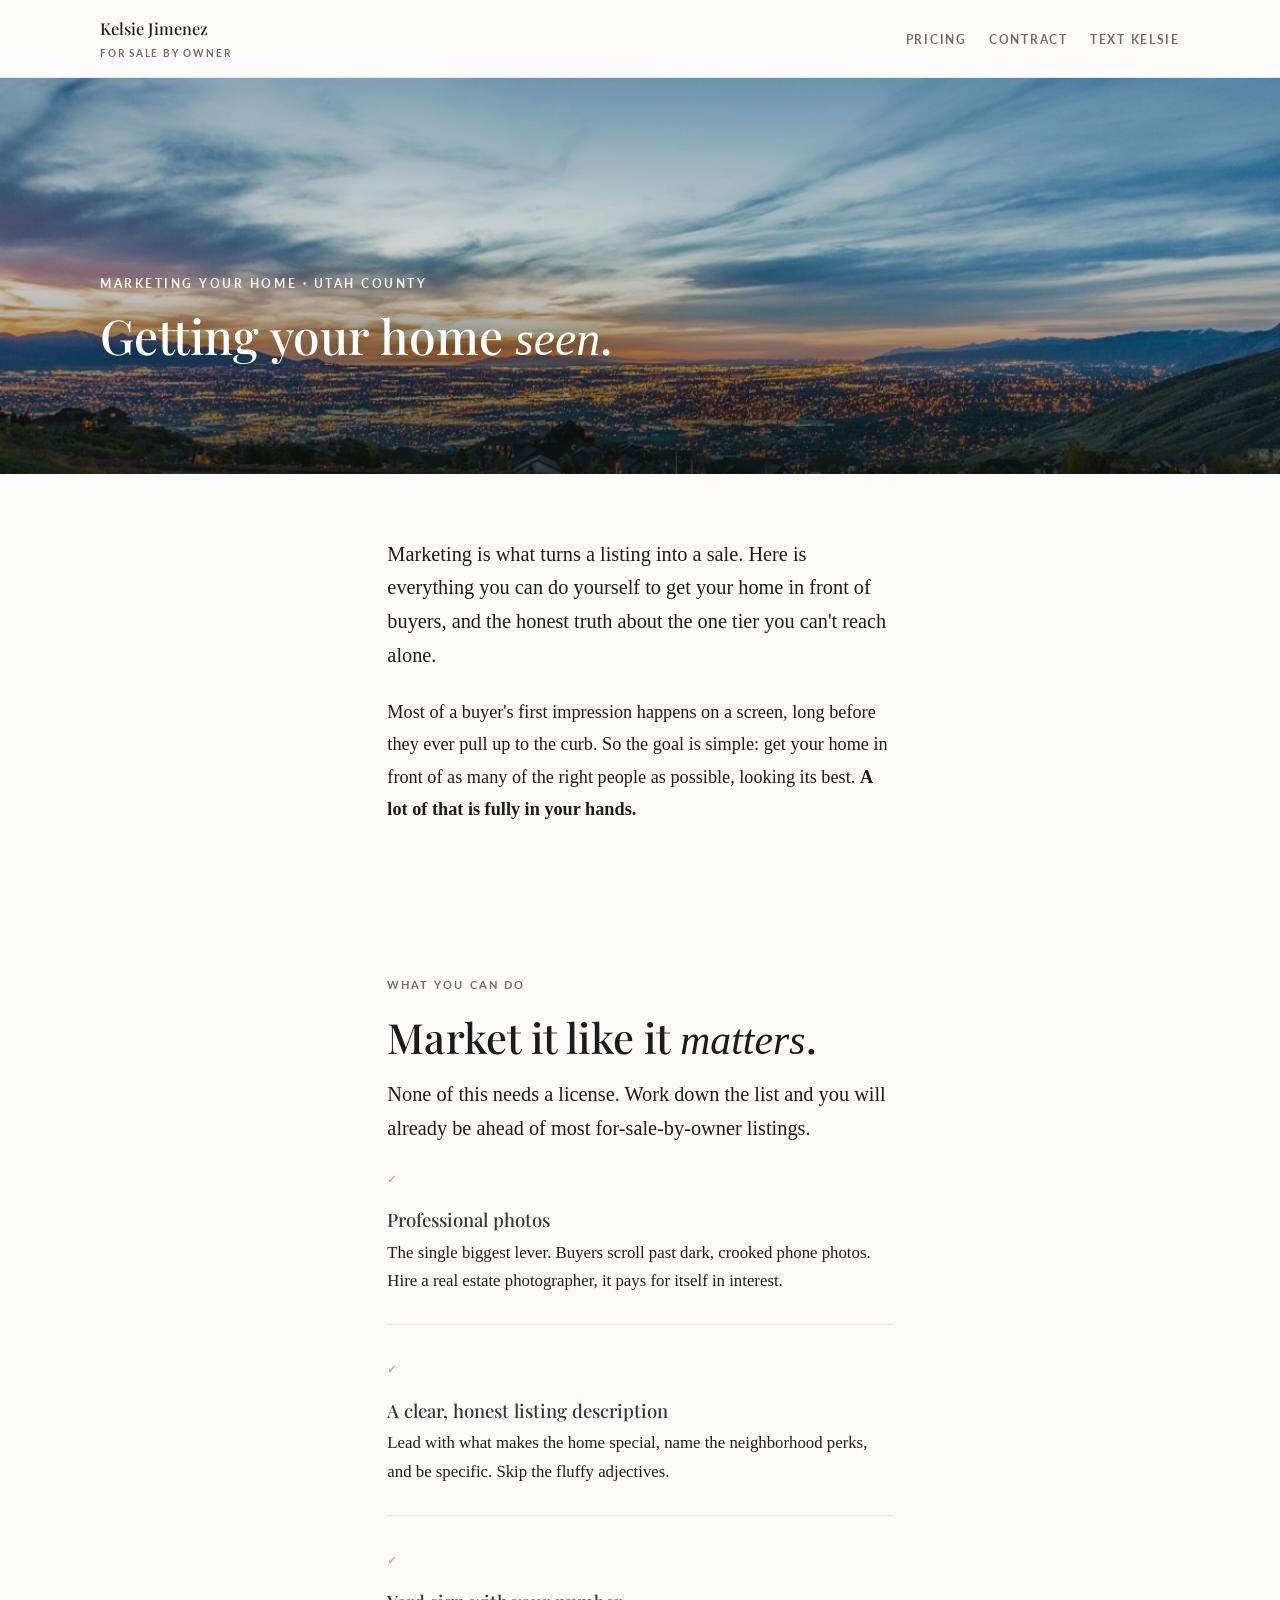
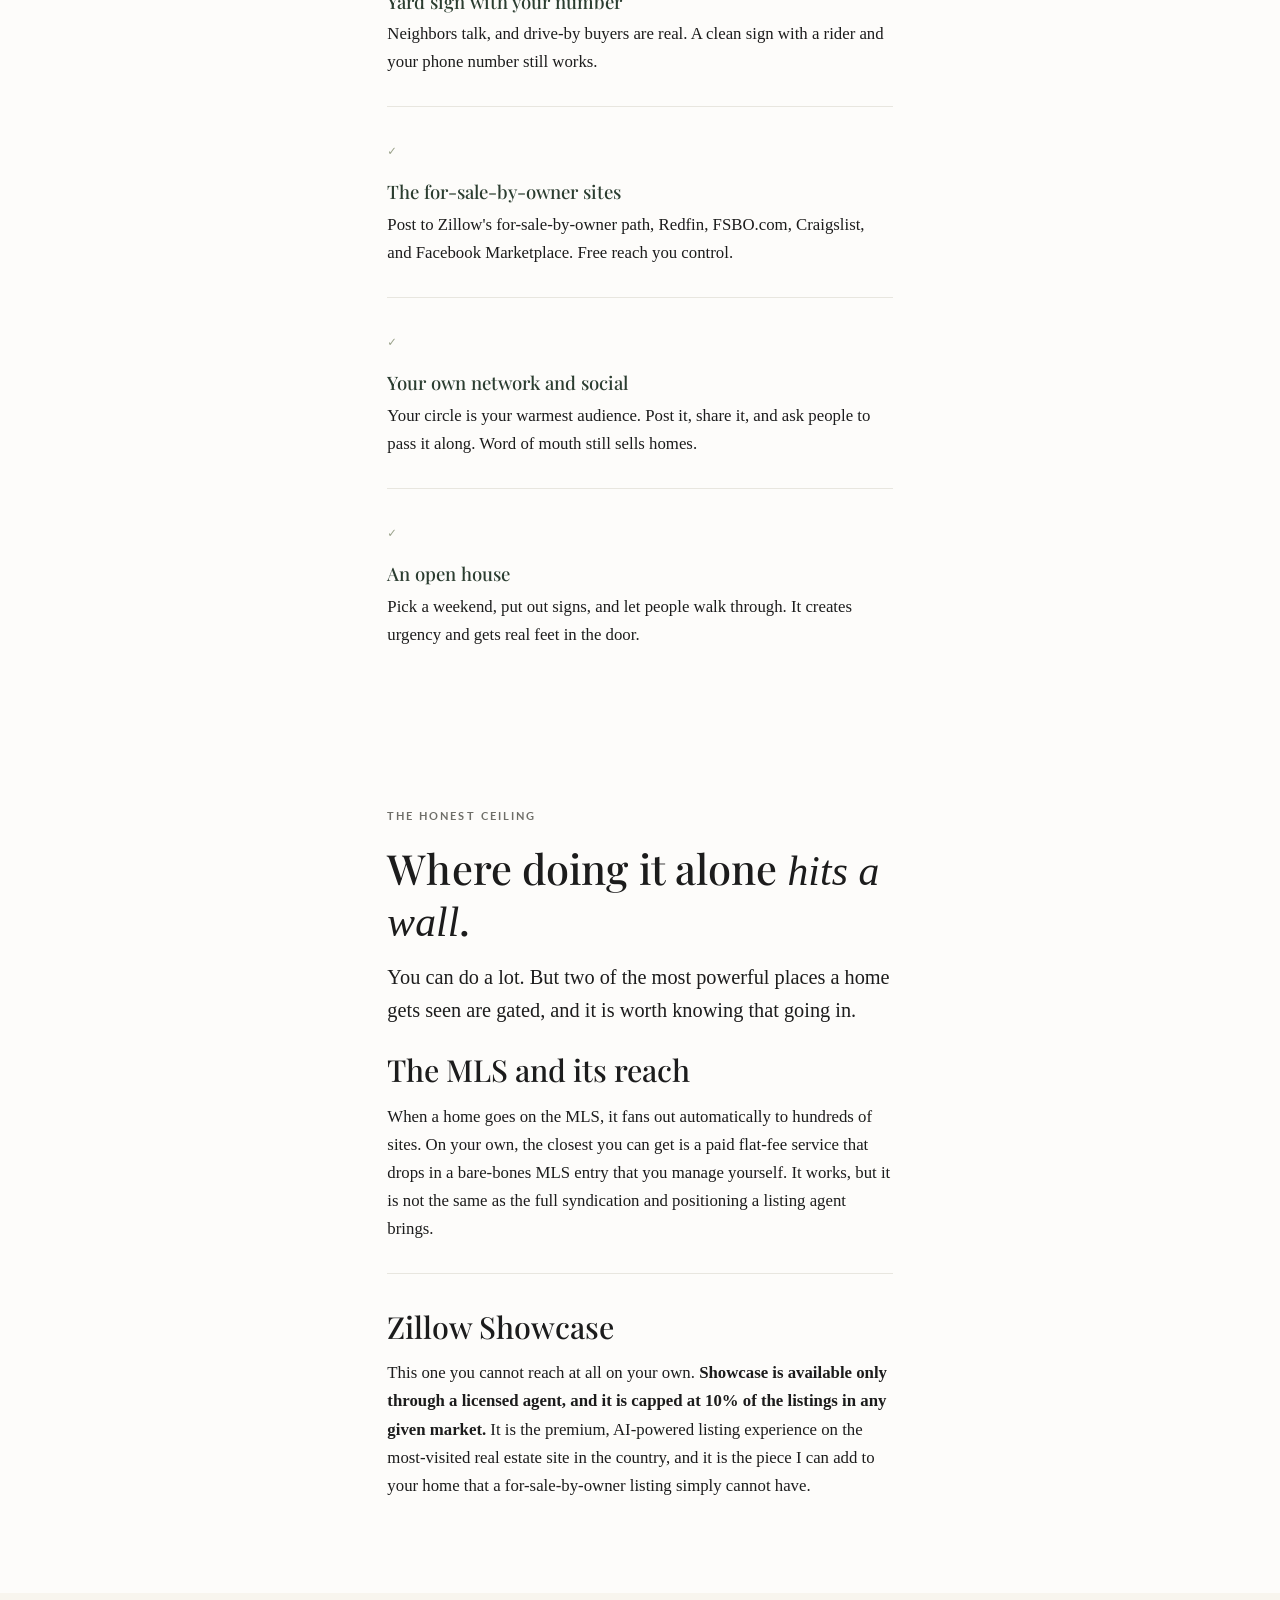
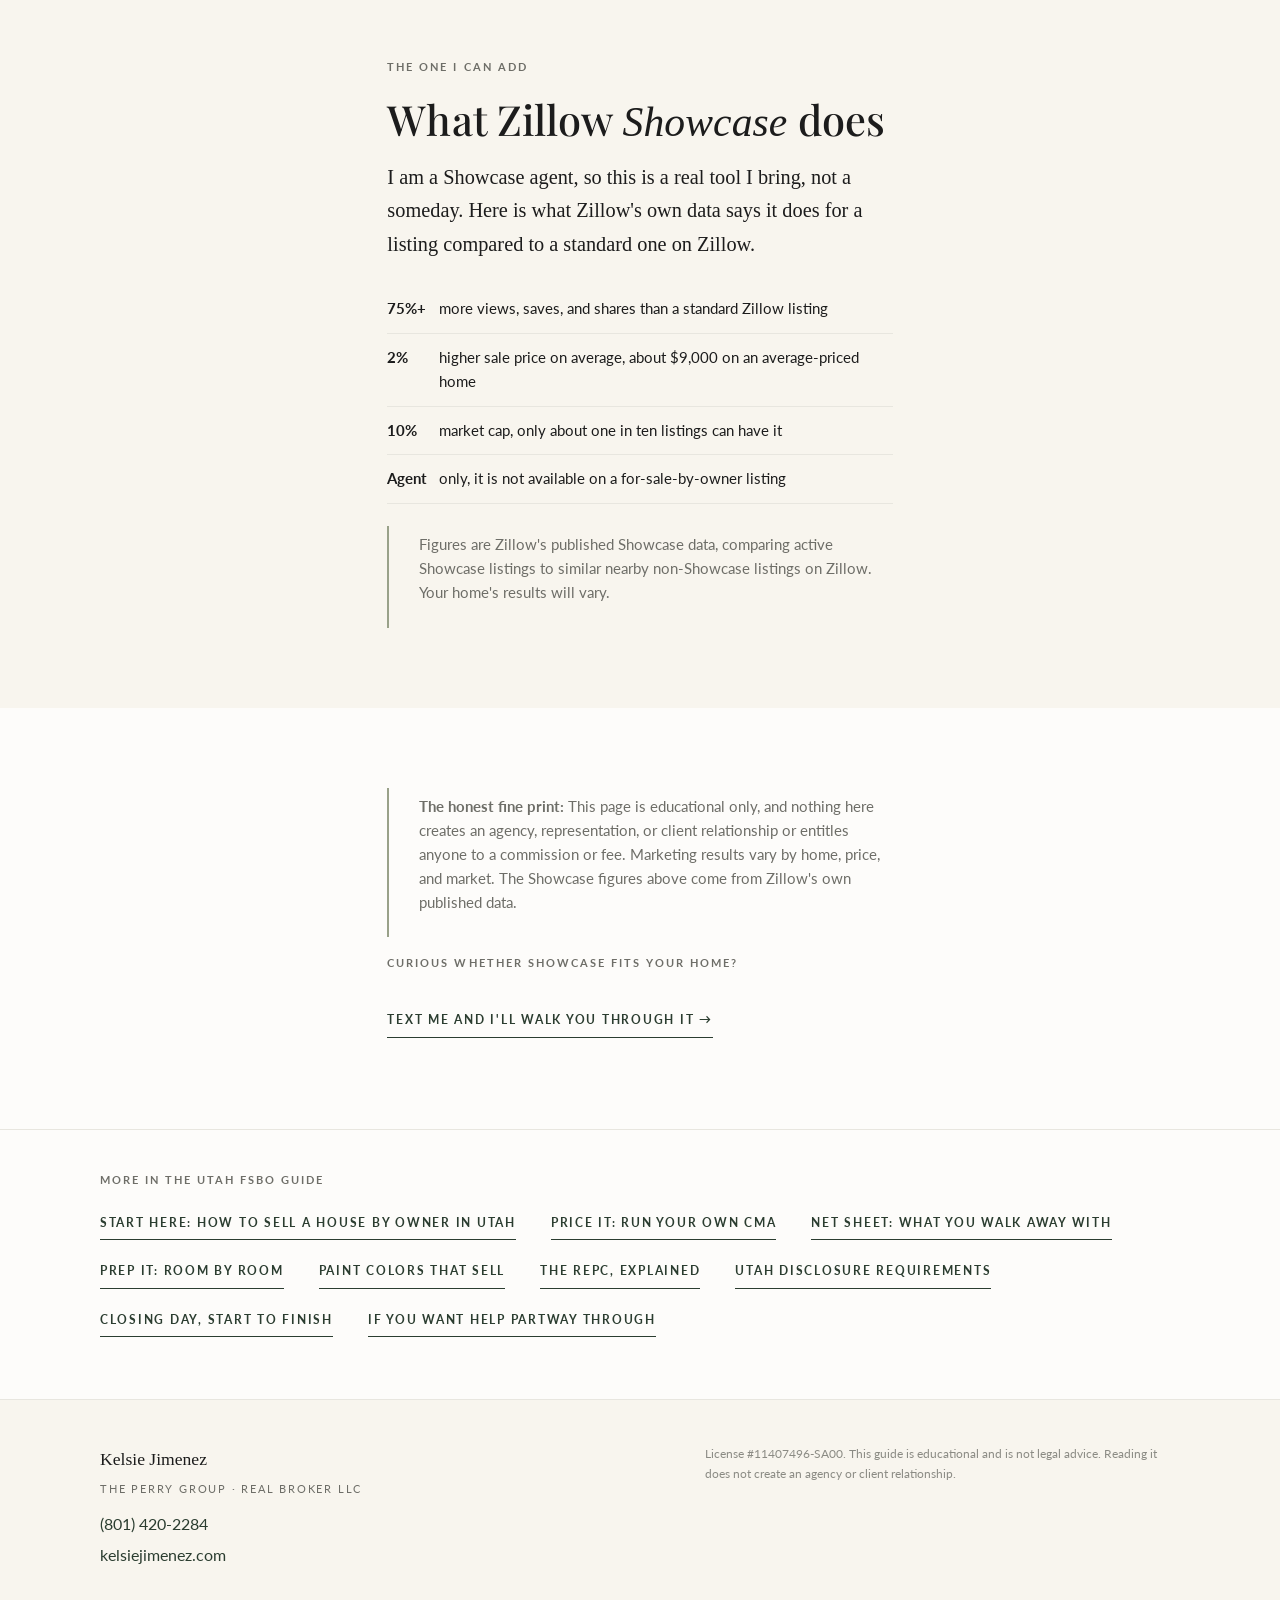
<file: market-your-home.html>
<!DOCTYPE html>
<html lang="en">
<head>
<!-- Google tag (gtag.js) -->
<script async src="https://www.googletagmanager.com/gtag/js?id=G-YQR8LKWMLH"></script>
<script>
  window.dataLayer = window.dataLayer || [];
  function gtag(){dataLayer.push(arguments);}
  gtag('js', new Date());
  gtag('config', 'G-YQR8LKWMLH');
</script>
<script id="kj-lead-events">
document.addEventListener('click',function(e){var a=e.target.closest&&e.target.closest('a[href^="sms:"],a[href^="tel:"]');if(a&&window.gtag){gtag('event',a.getAttribute('href').indexOf('sms:')===0?'text_me_click':'call_click',{link_url:a.getAttribute('href'),page_title:document.title,transport_type:'beacon'});}},true);
document.addEventListener('submit',function(e){if(window.gtag){gtag('event','generate_lead',{form_id:(e.target&&e.target.id)||'',page_title:document.title,transport_type:'beacon'});}},true);
</script>

<meta charset="UTF-8">
<meta name="viewport" content="width=device-width, initial-scale=1.0">
<title>How to Market a For Sale By Owner Listing in Utah</title>
<meta property="og:title" content="How to Market a For Sale By Owner Listing in Utah">
<meta property="og:description" content="How to get a Utah FSBO listing seen. Flat fee MLS, photos, syndication to Zillow and Redfin, signage, and where buyers actually look first.">
<meta property="og:type" content="website">
<meta property="og:url" content="https://forsalebyowner.kelsiejimenez.com/market-your-home.html">

<link rel="canonical" href="https://forsalebyowner.kelsiejimenez.com/market-your-home.html">
<meta property="og:url" content="https://forsalebyowner.kelsiejimenez.com/market-your-home.html">
<meta property="og:type" content="website">
<meta name="description" content="How to get a Utah FSBO listing seen. Flat fee MLS, photos, syndication to Zillow and Redfin, signage, and where buyers actually look first.">
<link rel="preconnect" href="https://fonts.googleapis.com" />
<link rel="preconnect" href="https://fonts.gstatic.com" crossorigin />
<link href="https://fonts.googleapis.com/css2?family=Lato:wght@400;700&family=Playfair+Display:wght@400;500;600&display=swap" rel="stylesheet" />
<link rel="stylesheet" href="guide.css">
<script type="application/ld+json">
{
  "@context": "https://schema.org",
  "@type": "Article",
  "headline": "How to Market a For Sale By Owner Listing in Utah",
  "description": "How to get a Utah FSBO listing seen. Flat fee MLS, photos, syndication to Zillow and Redfin, signage, and where buyers actually look first.",
  "url": "https://forsalebyowner.kelsiejimenez.com/market-your-home.html",
  "author": {
    "@type": "Person",
    "name": "Kelsie Jimenez"
  },
  "publisher": {
    "@type": "RealEstateAgent",
    "name": "Kelsie Jimenez",
    "logo": {
      "@type": "ImageObject",
      "url": "https://kelsiejimenez.com/wp-content/uploads/2026/06/headshot.jpg"
    }
  }
}
</script>
<script type="application/ld+json">
{
 "@context": "https://schema.org",
 "@type": "BreadcrumbList",
 "itemListElement": [
  {
   "@type": "ListItem",
   "position": 1,
   "name": "Utah FSBO Guide",
   "item": "https://forsalebyowner.kelsiejimenez.com/"
  },
  {
   "@type": "ListItem",
   "position": 2,
   "name": "Market Your Home",
   "item": "https://forsalebyowner.kelsiejimenez.com/market-your-home.html"
  }
 ]
}
</script>
</head>
<body>
<a class="skip" href="#main">Skip to content</a>

<header class="topbar"><div class="wrap"><a class="brand" href="/">Kelsie Jimenez<span class="brand-sub">For Sale By Owner</span></a>
<nav><a href="diy-cma.html">Pricing</a><a href="repc-walkthrough.html">Contract</a><a href="sms:8014202284">Text Kelsie</a></nav></div></header>

<section class="hero-slim">
  <img class="hero-img" src="suncrest.jpg" alt="A Utah home with the Wasatch mountains behind it" />
  <div class="hero-scrim"></div>
  <div class="hero-inner">
    <span class="hero-eyebrow">Marketing Your Home &middot; Utah County</span>
    <h1 class="hero-title">Getting your home <em>seen</em>.</h1>
  </div>
</section>

<main id="main">

<section>
  <div class="wrap read">
    <p class="lede">Marketing is what turns a listing into a sale. Here is everything you can do yourself to get your home in front of buyers, and the honest truth about the one tier you can't reach alone.</p>
    <p>Most of a buyer's first impression happens on a screen, long before they ever pull up to the curb. So the goal is simple: get your home in front of as many of the right people as possible, looking its best. <strong>A lot of that is fully in your hands.</strong></p>
  </div>
</section>

<!-- WHAT YOU CAN DO -->
<section>
  <div class="wrap read">
    <span class="label">What You Can Do</span>
    <h2>Market it like it <em>matters</em>.</h2>
    <p class="lede">None of this needs a license. Work down the list and you will already be ahead of most for-sale-by-owner listings.</p>

    <div class="step">
      <div class="step-num">&#10003;</div>
      <h4>Professional photos</h4>
      <p>The single biggest lever. Buyers scroll past dark, crooked phone photos. Hire a real estate photographer, it pays for itself in interest.</p>
    </div>

    <div class="step">
      <div class="step-num">&#10003;</div>
      <h4>A clear, honest listing description</h4>
      <p>Lead with what makes the home special, name the neighborhood perks, and be specific. Skip the fluffy adjectives.</p>
    </div>

    <div class="step">
      <div class="step-num">&#10003;</div>
      <h4>Yard sign with your number</h4>
      <p>Neighbors talk, and drive-by buyers are real. A clean sign with a rider and your phone number still works.</p>
    </div>

    <div class="step">
      <div class="step-num">&#10003;</div>
      <h4>The for-sale-by-owner sites</h4>
      <p>Post to Zillow's for-sale-by-owner path, Redfin, FSBO.com, Craigslist, and Facebook Marketplace. Free reach you control.</p>
    </div>

    <div class="step">
      <div class="step-num">&#10003;</div>
      <h4>Your own network and social</h4>
      <p>Your circle is your warmest audience. Post it, share it, and ask people to pass it along. Word of mouth still sells homes.</p>
    </div>

    <div class="step">
      <div class="step-num">&#10003;</div>
      <h4>An open house</h4>
      <p>Pick a weekend, put out signs, and let people walk through. It creates urgency and gets real feet in the door.</p>
    </div>
  </div>
</section>

<!-- THE GAP -->
<section>
  <div class="wrap read">
    <span class="label">The Honest Ceiling</span>
    <h2>Where doing it alone <em>hits a wall</em>.</h2>
    <p class="lede">You can do a lot. But two of the most powerful places a home gets seen are gated, and it is worth knowing that going in.</p>

    <div class="step">
      <h3>The MLS and its reach</h3>
      <p>When a home goes on the MLS, it fans out automatically to hundreds of sites. On your own, the closest you can get is a paid flat-fee service that drops in a bare-bones MLS entry that you manage yourself. It works, but it is not the same as the full syndication and positioning a listing agent brings.</p>
    </div>

    <div class="step">
      <h3>Zillow Showcase</h3>
      <p>This one you cannot reach at all on your own. <strong>Showcase is available only through a licensed agent, and it is capped at 10% of the listings in any given market.</strong> It is the premium, AI-powered listing experience on the most-visited real estate site in the country, and it is the piece I can add to your home that a for-sale-by-owner listing simply cannot have.</p>
    </div>
  </div>
</section>

<!-- SHOWCASE -->
<section class="band-warm">
  <div class="wrap read">
    <span class="label">The One I Can Add</span>
    <h2>What Zillow <em>Showcase</em> does</h2>
    <p class="lede">I am a Showcase agent, so this is a real tool I bring, not a someday. Here is what Zillow's own data says it does for a listing compared to a standard one on Zillow.</p>

    <table>
      <tbody>
        <tr><td><strong>75%+</strong></td><td>more views, saves, and shares than a standard Zillow listing</td></tr>
        <tr><td><strong>2%</strong></td><td>higher sale price on average, about $9,000 on an average-priced home</td></tr>
        <tr><td><strong>10%</strong></td><td>market cap, only about one in ten listings can have it</td></tr>
        <tr><td><strong>Agent</strong></td><td>only, it is not available on a for-sale-by-owner listing</td></tr>
      </tbody>
    </table>

    <div class="panel">
      <p class="fine">Figures are Zillow's published Showcase data, comparing active Showcase listings to similar nearby non-Showcase listings on Zillow. Your home's results will vary.</p>
    </div>
  </div>
</section>

<section>
  <div class="wrap read">
    <div class="panel">
      <p class="fine"><strong>The honest fine print:</strong> This page is educational only, and nothing here creates an agency, representation, or client relationship or entitles anyone to a commission or fee. Marketing results vary by home, price, and market. The Showcase figures above come from Zillow's own published data.</p>
    </div>

    <span class="label">Curious whether Showcase fits your home?</span>
    <p><a class="ed-link" href="sms:8014202284">Text me and I'll walk you through it &rarr;</a></p>
  </div>
</section>

</main>

<!-- GUIDE CROSS-LINKS -->
<nav class="guide-nav" aria-label="More in this guide">
  <div class="wrap">
    <span class="label">More in the Utah FSBO guide</span>
    <a href="index.html">Start here: how to sell a house by owner in Utah</a>
    <a href="diy-cma.html">Price it: run your own CMA</a>
    <a href="seller-net-sheet.html">Net sheet: what you walk away with</a>
    <a href="listing-prep.html">Prep it: room by room</a>
    <a href="paint-guide.html">Paint colors that sell</a>
    <a href="repc-walkthrough.html">The REPC, explained</a>
    <a href="disclosures.html">Utah disclosure requirements</a>
    <a href="settlement-day.html">Closing day, start to finish</a>
    <a href="seller-advantage.html">If you want help partway through</a>
  </div>
</nav>

<footer>
  <div class="wrap">
    <div>
      <div class="fname">Kelsie Jimenez<span>The Perry Group &middot; Real Broker LLC</span></div>
      <p class="contact"><a href="tel:8014202284">(801) 420-2284</a><br><a href="https://kelsiejimenez.com">kelsiejimenez.com</a></p>
    </div>
    <div>
      <p class="disclaimer">License #11407496-SA00. This guide is educational and is not legal advice. Reading it does not create an agency or client relationship.</p>
    </div>
  </div>
</footer>

</body>
</html>
</file>
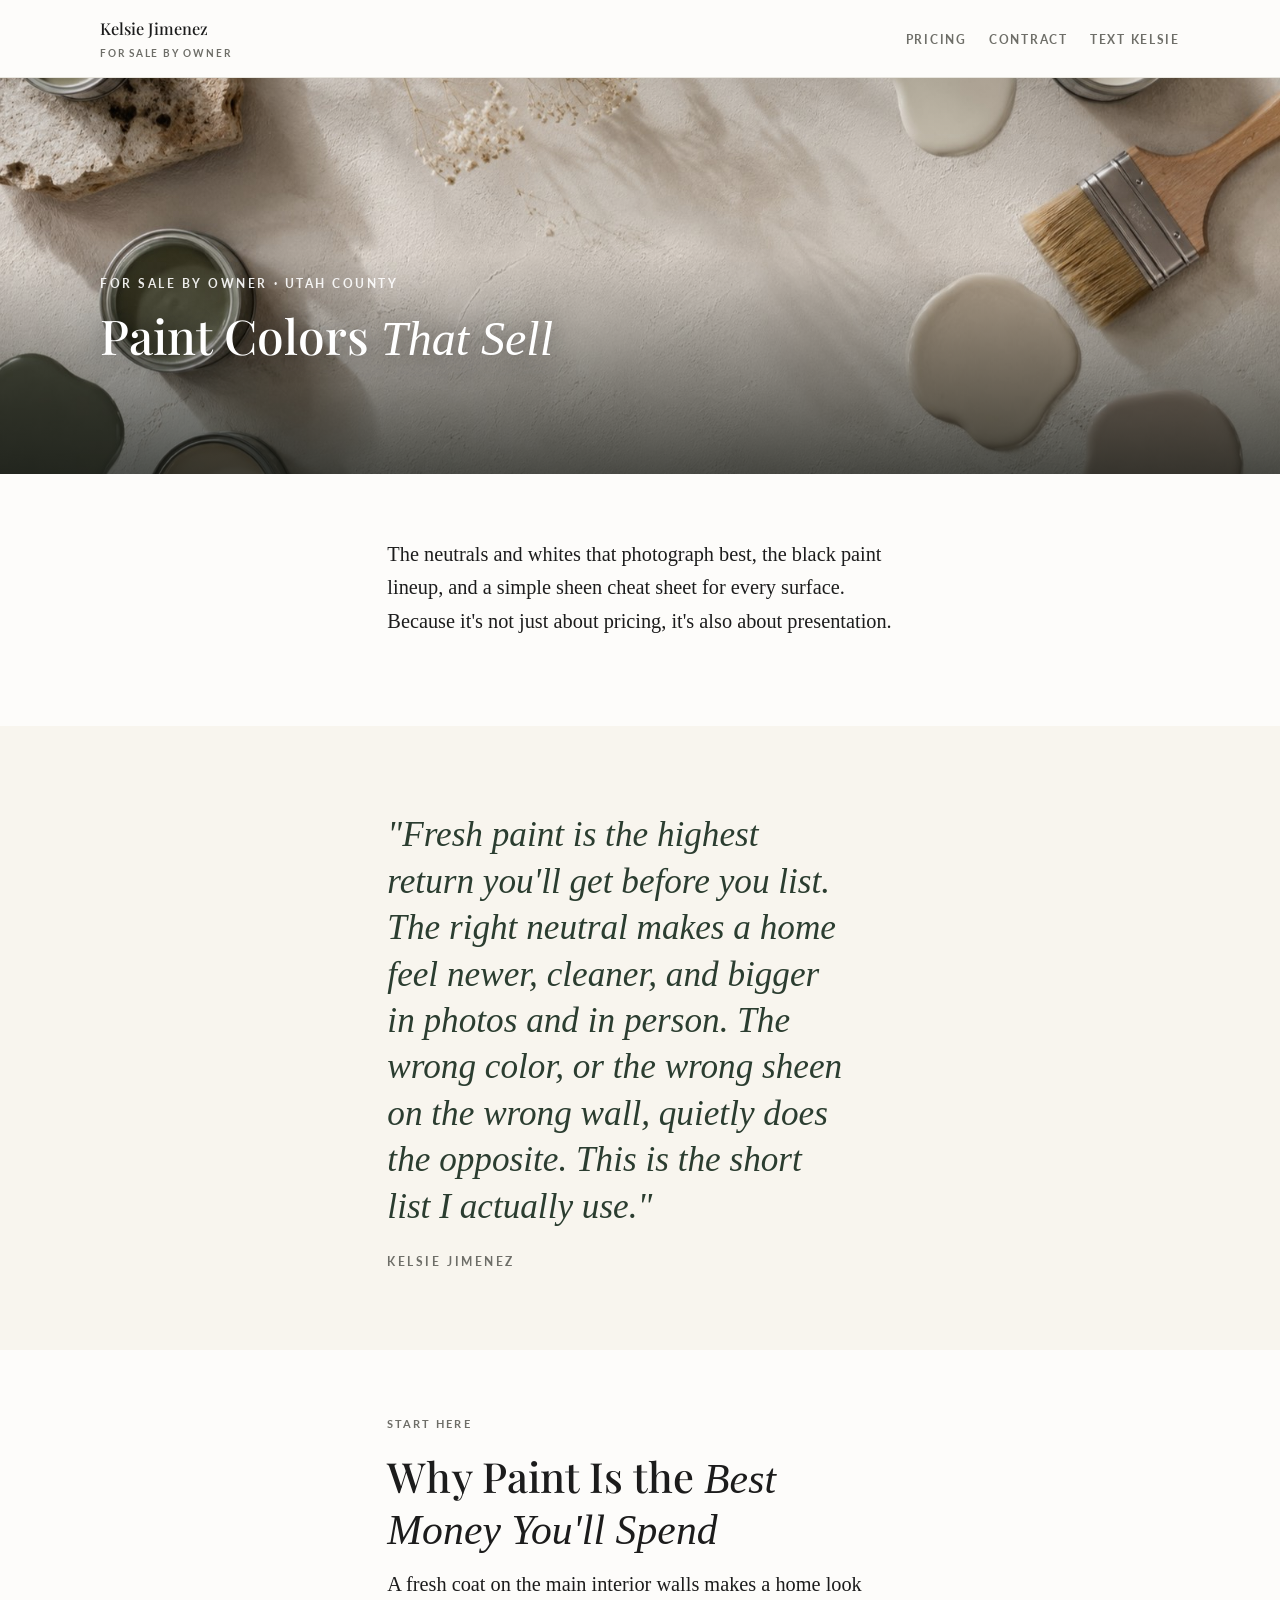
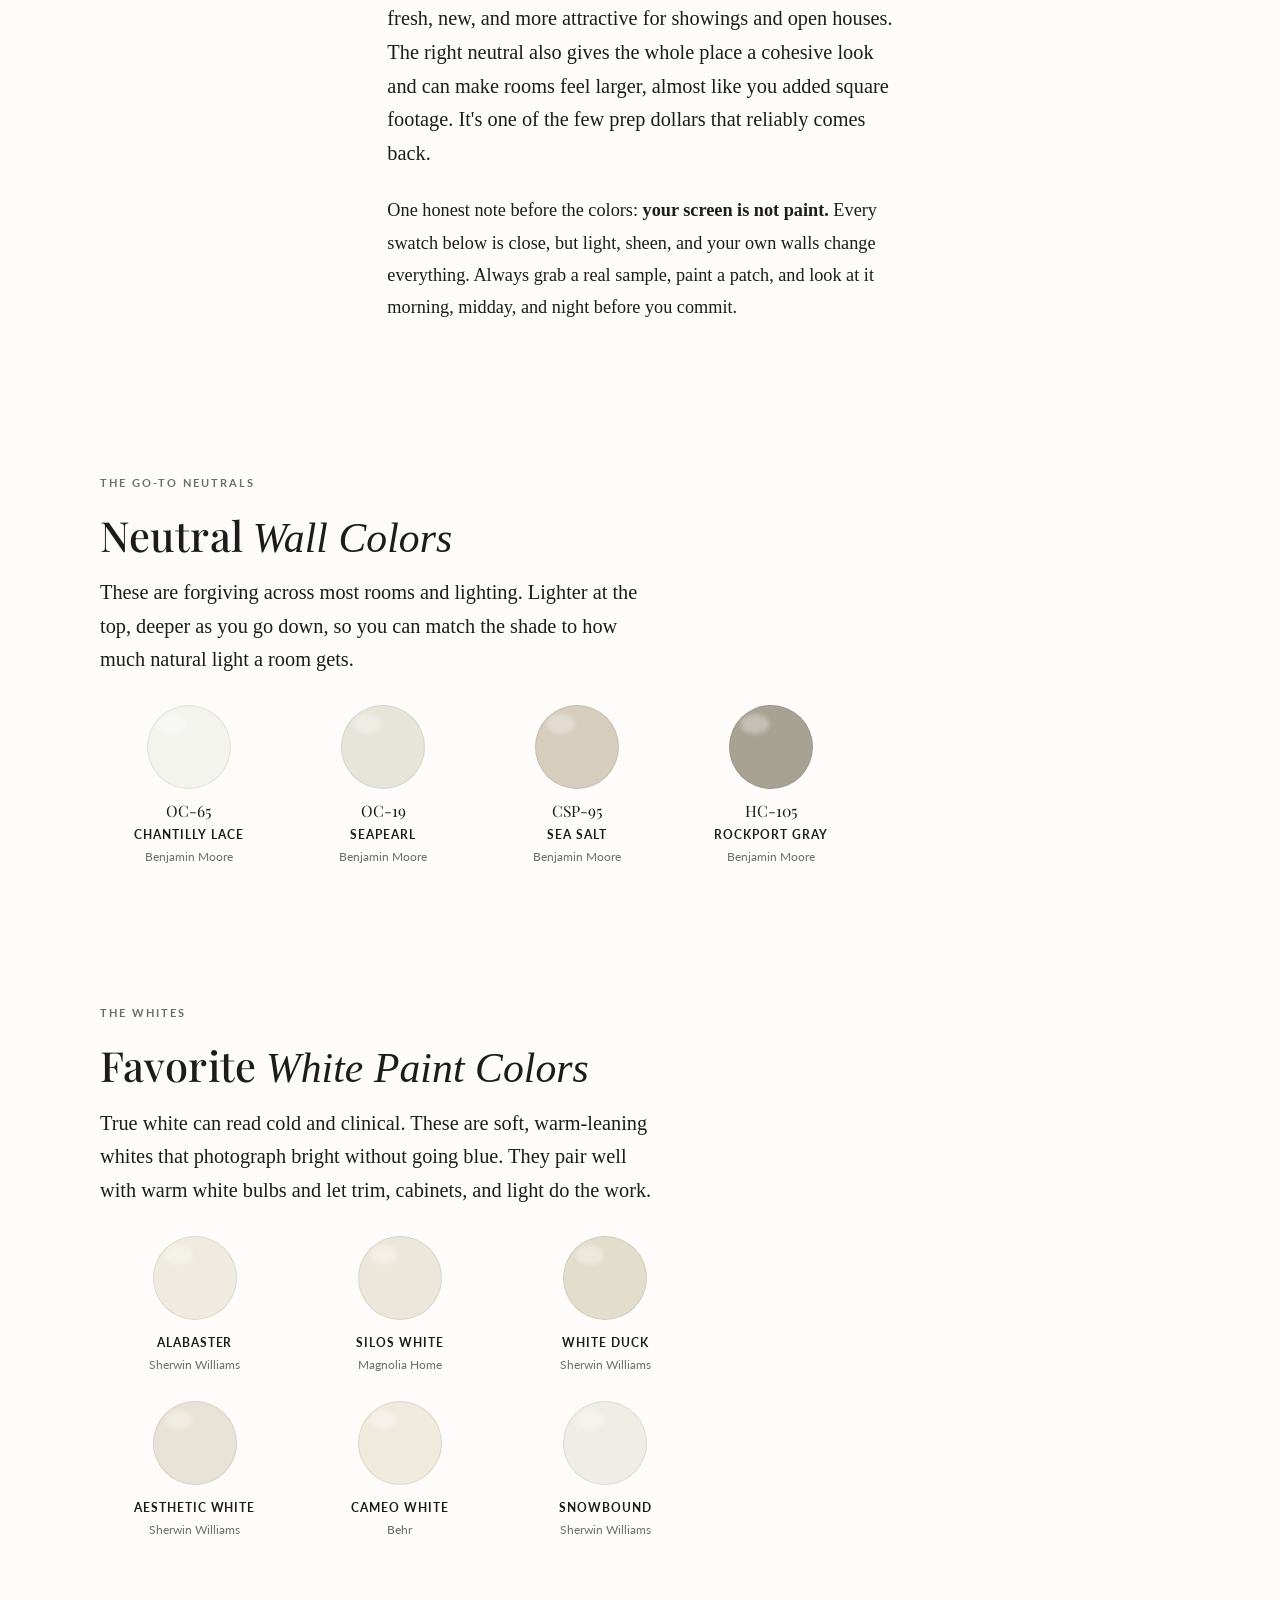
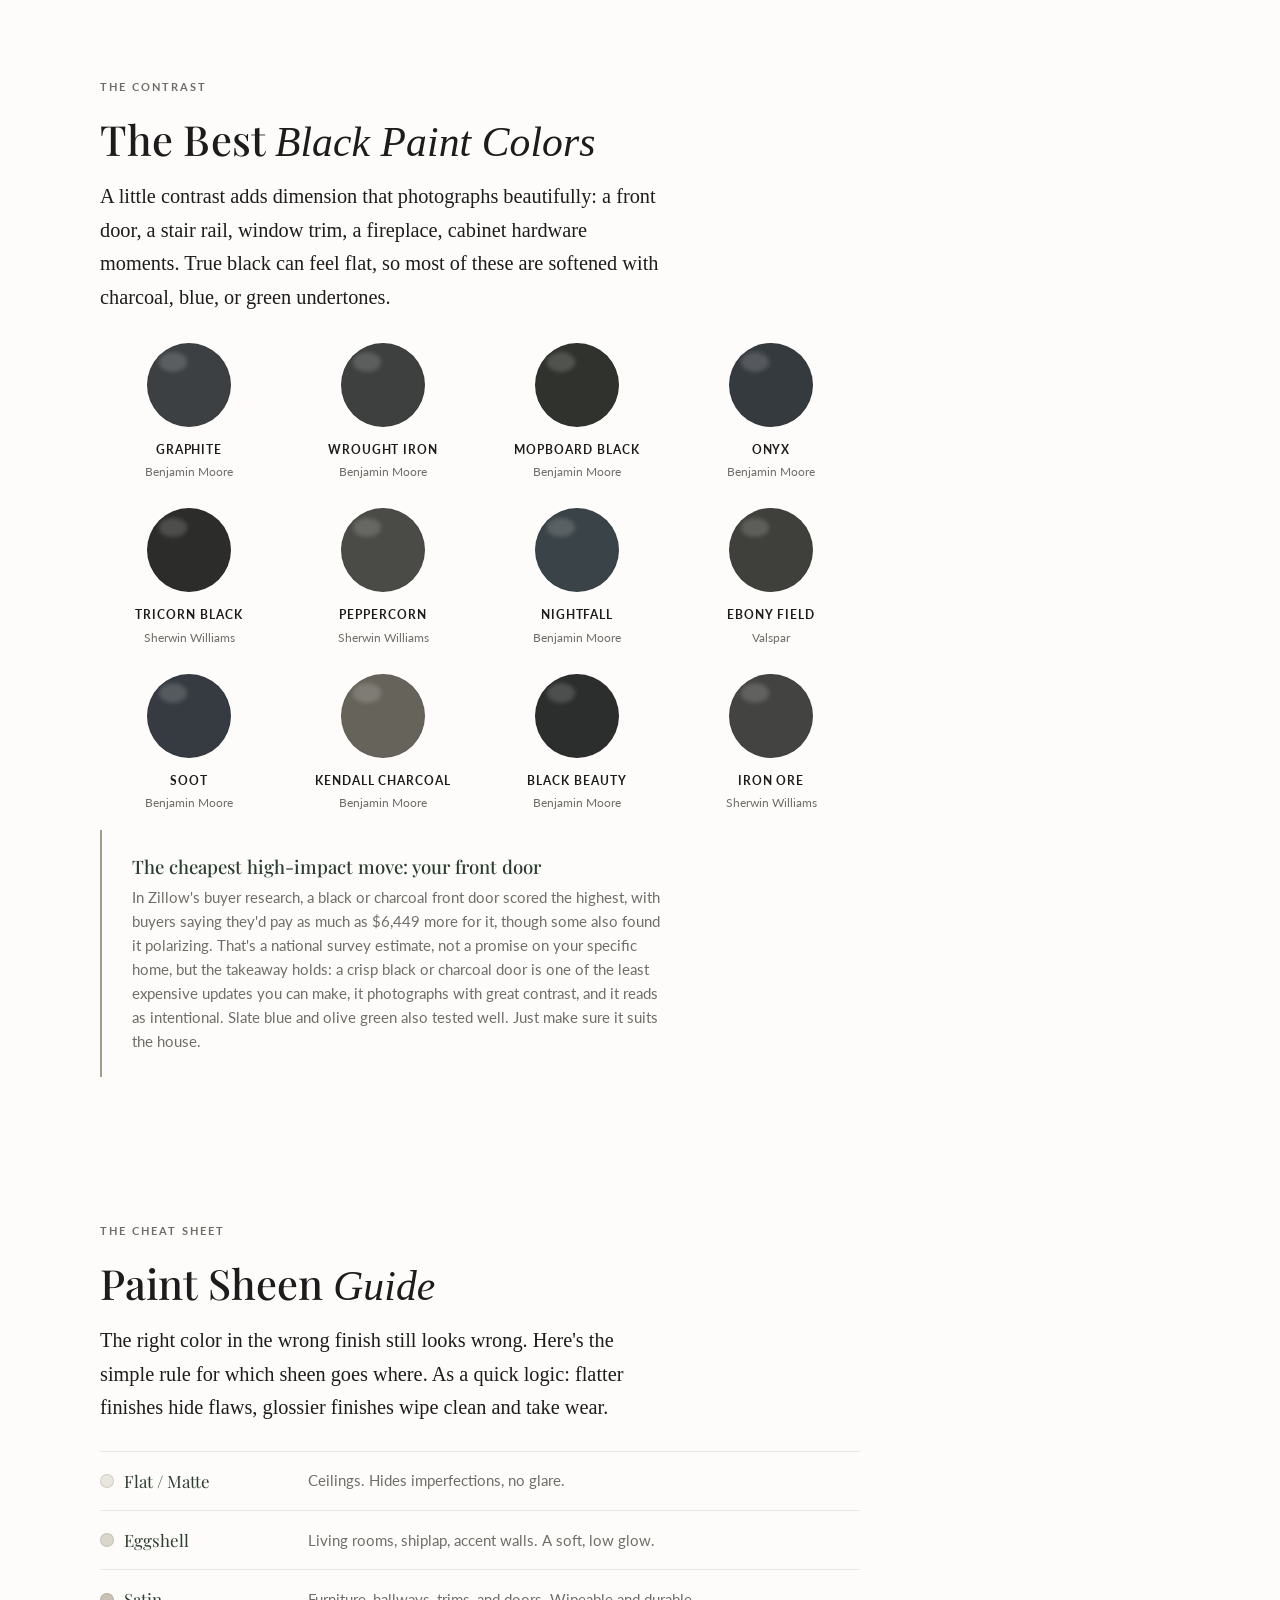
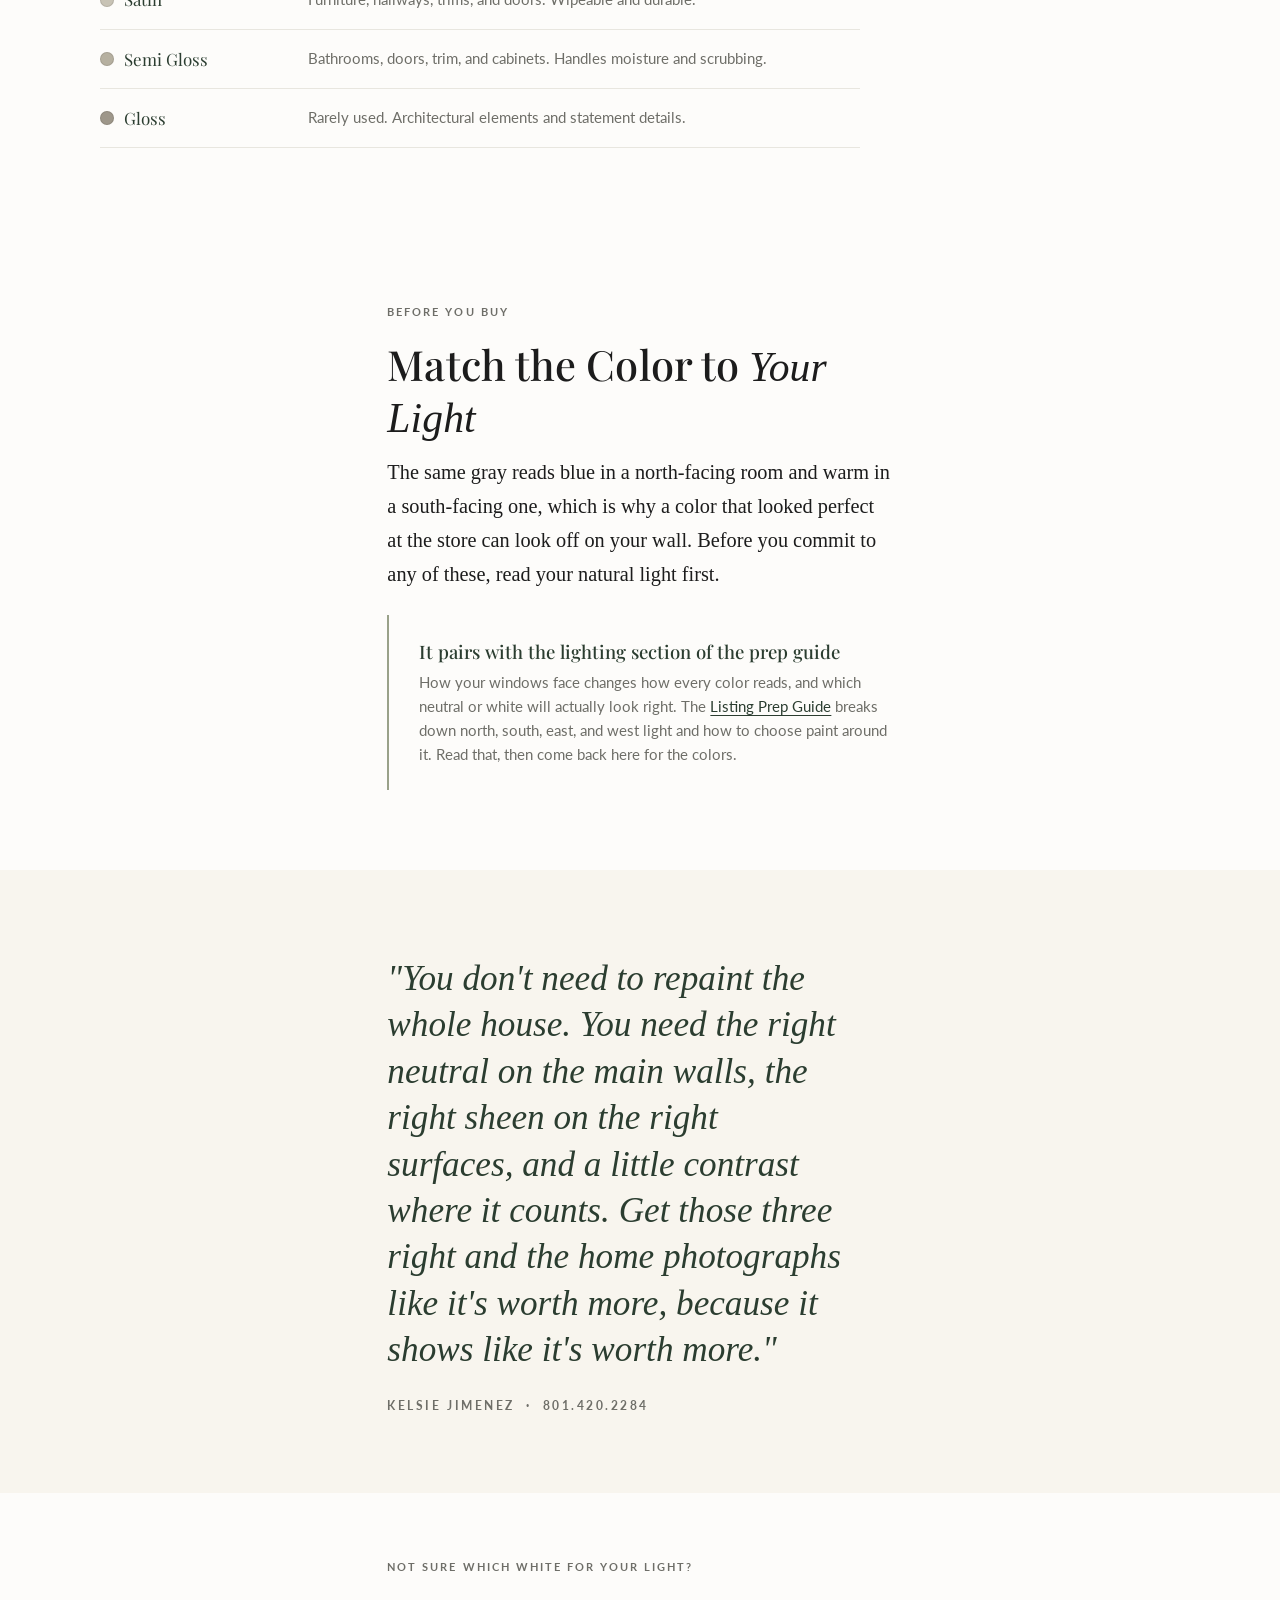
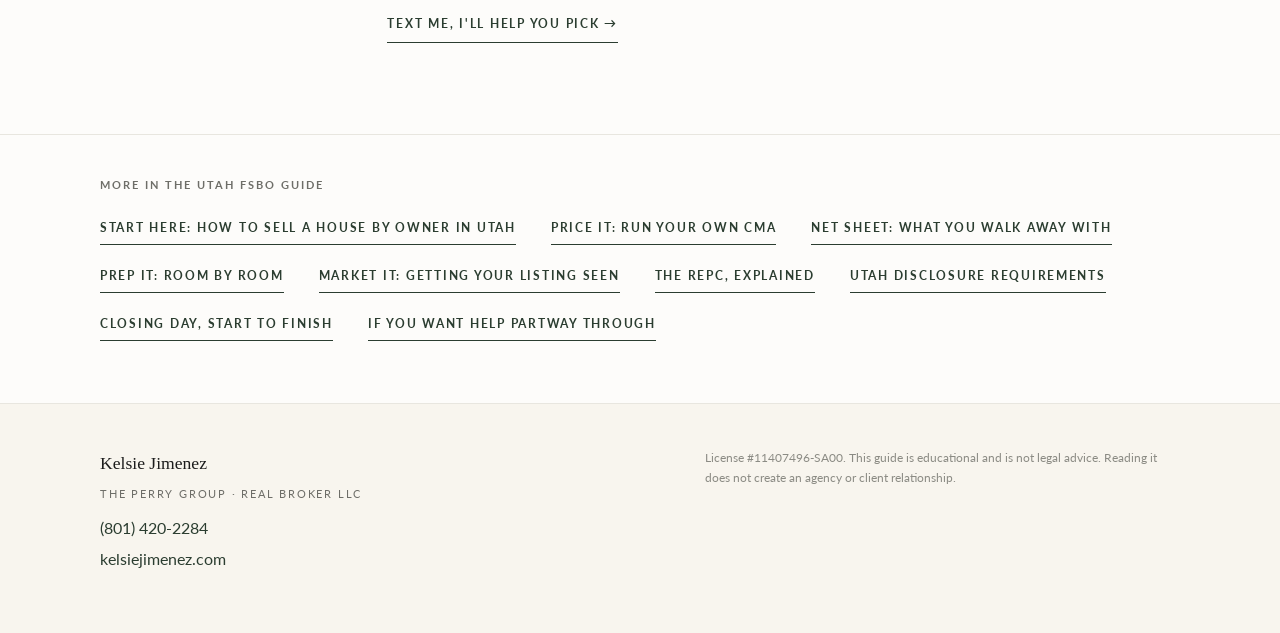
<file: paint-guide.html>
<!DOCTYPE html>
<html lang="en">
<head>
<!-- Google tag (gtag.js) -->
<script async src="https://www.googletagmanager.com/gtag/js?id=G-YQR8LKWMLH"></script>
<script>
  window.dataLayer = window.dataLayer || [];
  function gtag(){dataLayer.push(arguments);}
  gtag('js', new Date());
  gtag('config', 'G-YQR8LKWMLH');
</script>
<script id="kj-lead-events">
document.addEventListener('click',function(e){var a=e.target.closest&&e.target.closest('a[href^="sms:"],a[href^="tel:"]');if(a&&window.gtag){gtag('event',a.getAttribute('href').indexOf('sms:')===0?'text_me_click':'call_click',{link_url:a.getAttribute('href'),page_title:document.title,transport_type:'beacon'});}},true);
document.addEventListener('submit',function(e){if(window.gtag){gtag('event','generate_lead',{form_id:(e.target&&e.target.id)||'',page_title:document.title,transport_type:'beacon'});}},true);
</script>

<meta charset="UTF-8">
<meta name="viewport" content="width=device-width, initial-scale=1.0">
<title>Paint Colors That Sell a Home in Utah County</title>
<meta property="og:title" content="Paint Colors That Sell a Home in Utah County">
<meta property="og:description" content="The paint colors that help a Utah County home sell, the ones that cost you money, and how to tell whether yours needs painting at all.">
<meta property="og:type" content="website">
<meta property="og:url" content="https://forsalebyowner.kelsiejimenez.com/paint-guide.html">

<link rel="canonical" href="https://forsalebyowner.kelsiejimenez.com/paint-guide.html">
<meta property="og:url" content="https://forsalebyowner.kelsiejimenez.com/paint-guide.html">
<meta property="og:type" content="website">
<meta name="description" content="The paint colors that help a Utah County home sell, the ones that cost you money, and how to tell whether yours needs painting at all.">
<link rel="preconnect" href="https://fonts.googleapis.com" />
<link rel="preconnect" href="https://fonts.gstatic.com" crossorigin />
<link href="https://fonts.googleapis.com/css2?family=Lato:wght@400;700&family=Playfair+Display:wght@400;500;600&display=swap" rel="stylesheet" />
<link rel="stylesheet" href="guide.css">
<style>
  /* Page-specific: paint swatches and the sheen table only. */
  .swatch-grid{display:grid;grid-template-columns:repeat(4,1fr);gap:26px 16px;margin:28px 0 8px;max-width:760px;}
  .swatch-grid.cols-3{grid-template-columns:repeat(3,1fr);max-width:600px;}
  .swatch{text-align:center;}
  .chip{width:84px;height:84px;border-radius:50%;margin:0 auto 12px;border:1px solid rgba(0,0,0,.08);
    position:relative;overflow:hidden;}
  .chip::after{content:'';position:absolute;top:10%;left:14%;width:34%;height:24%;border-radius:50%;
    background:rgba(255,255,255,.32);filter:blur(2px);}
  .chip.dark::after{background:rgba(255,255,255,.16);}
  .swatch-code{font-family:var(--display);font-size:.98rem;line-height:1.25;color:var(--ink);}
  .swatch-name{font-family:var(--util);font-size:.74rem;font-weight:700;letter-spacing:.08em;
    text-transform:uppercase;color:var(--ink);margin-top:3px;}
  .swatch-brand{font-family:var(--util);font-size:.72rem;color:var(--ink-soft);margin-top:2px;}

  .sheen{margin:26px 0;max-width:760px;}
  .sheen-row{display:grid;grid-template-columns:190px 1fr;gap:18px;align-items:center;
    border-top:1px solid var(--line);padding:14px 0;}
  .sheen-row:last-child{border-bottom:1px solid var(--line);}
  .sheen-name{font-family:var(--display);font-size:1.06rem;color:var(--forest);
    display:flex;align-items:center;gap:10px;}
  .sheen-dot{width:14px;height:14px;border-radius:50%;flex-shrink:0;border:1px solid rgba(0,0,0,.1);}
  .sheen-use{font-family:var(--util);font-size:.92rem;line-height:1.6;color:var(--ink-soft);}

  @media (max-width:760px){
    .swatch-grid,.swatch-grid.cols-3{grid-template-columns:repeat(2,1fr);}
    .sheen-row{grid-template-columns:1fr;gap:4px;}
  }
</style>
<script type="application/ld+json">
{
  "@context": "https://schema.org",
  "@type": "Article",
  "headline": "Paint Colors That Sell a Home in Utah County",
  "description": "A seller",
  "url": "https://forsalebyowner.kelsiejimenez.com/paint-guide.html",
  "author": {
    "@type": "Person",
    "name": "Kelsie Jimenez"
  },
  "publisher": {
    "@type": "RealEstateAgent",
    "name": "Kelsie Jimenez",
    "logo": {
      "@type": "ImageObject",
      "url": "https://kelsiejimenez.com/wp-content/uploads/2026/06/headshot.jpg"
    }
  }
}
</script>
<script type="application/ld+json">
{
 "@context": "https://schema.org",
 "@type": "BreadcrumbList",
 "itemListElement": [
  {
   "@type": "ListItem",
   "position": 1,
   "name": "Utah FSBO Guide",
   "item": "https://forsalebyowner.kelsiejimenez.com/"
  },
  {
   "@type": "ListItem",
   "position": 2,
   "name": "Paint Colors That Sell",
   "item": "https://forsalebyowner.kelsiejimenez.com/paint-guide.html"
  }
 ]
}
</script>
</head>
<body>
<a class="skip" href="#main">Skip to content</a>

<header class="topbar"><div class="wrap"><a class="brand" href="/">Kelsie Jimenez<span class="brand-sub">For Sale By Owner</span></a>
<nav><a href="diy-cma.html">Pricing</a><a href="repc-walkthrough.html">Contract</a><a href="sms:8014202284">Text Kelsie</a></nav></div></header>

<section class="hero-slim">
  <img class="hero-img" src="paint-hero.jpg" alt="A freshly painted interior in warm neutral tones" />
  <div class="hero-scrim"></div>
  <div class="hero-inner">
    <span class="hero-eyebrow">For Sale By Owner &middot; Utah County</span>
    <h1 class="hero-title">Paint Colors <em>That Sell</em></h1>
  </div>
</section>

<section>
  <div class="wrap read">
    <p class="lede">The neutrals and whites that photograph best, the black paint lineup, and a simple sheen cheat sheet for every surface. Because it's not just about pricing, it's also about presentation.</p>
  </div>
</section>

<main id="main">

<section class="band-warm">
  <div class="wrap read">
    <p class="pull">"Fresh paint is the highest return you'll get before you list. The right neutral makes a home feel newer, cleaner, and bigger in photos and in person. The wrong color, or the wrong sheen on the wrong wall, quietly does the opposite. This is the short list I actually use."</p>
    <p class="pull-sig">Kelsie Jimenez</p>
  </div>
</section>

<!-- WHY PAINT -->
<section>
  <div class="wrap read">
    <span class="label">Start Here</span>
    <h2>Why Paint Is the <em>Best Money You'll Spend</em></h2>
    <p class="lede">A fresh coat on the main interior walls makes a home look fresh, new, and more attractive for showings and open houses. The right neutral also gives the whole place a cohesive look and can make rooms feel larger, almost like you added square footage. It's one of the few prep dollars that reliably comes back.</p>
    <p>One honest note before the colors: <strong>your screen is not paint.</strong> Every swatch below is close, but light, sheen, and your own walls change everything. Always grab a real sample, paint a patch, and look at it morning, midday, and night before you commit.</p>
  </div>
</section>

<!-- NEUTRAL WALL COLORS -->
<section>
  <div class="wrap">
    <div class="read">
      <span class="label">The Go-To Neutrals</span>
      <h2>Neutral <em>Wall Colors</em></h2>
      <p class="lede">These are forgiving across most rooms and lighting. Lighter at the top, deeper as you go down, so you can match the shade to how much natural light a room gets.</p>
    </div>
    <div class="swatch-grid">
      <div class="swatch">
        <div class="chip" style="background:#F4F4EF;"></div>
        <div class="swatch-code">OC-65</div>
        <div class="swatch-name">Chantilly Lace</div>
        <div class="swatch-brand">Benjamin Moore</div>
      </div>
      <div class="swatch">
        <div class="chip" style="background:#E7E4DA;"></div>
        <div class="swatch-code">OC-19</div>
        <div class="swatch-name">Seapearl</div>
        <div class="swatch-brand">Benjamin Moore</div>
      </div>
      <div class="swatch">
        <div class="chip" style="background:#D6CDBC;"></div>
        <div class="swatch-code">CSP-95</div>
        <div class="swatch-name">Sea Salt</div>
        <div class="swatch-brand">Benjamin Moore</div>
      </div>
      <div class="swatch">
        <div class="chip" style="background:#A8A293;"></div>
        <div class="swatch-code">HC-105</div>
        <div class="swatch-name">Rockport Gray</div>
        <div class="swatch-brand">Benjamin Moore</div>
      </div>
    </div>
  </div>
</section>

<!-- WHITES -->
<section>
  <div class="wrap">
    <div class="read">
      <span class="label">The Whites</span>
      <h2>Favorite <em>White Paint Colors</em></h2>
      <p class="lede">True white can read cold and clinical. These are soft, warm-leaning whites that photograph bright without going blue. They pair well with warm white bulbs and let trim, cabinets, and light do the work.</p>
    </div>
    <div class="swatch-grid cols-3">
      <div class="swatch">
        <div class="chip" style="background:#EFEBE0;"></div>
        <div class="swatch-name">Alabaster</div>
        <div class="swatch-brand">Sherwin Williams</div>
      </div>
      <div class="swatch">
        <div class="chip" style="background:#ECE7DB;"></div>
        <div class="swatch-name">Silos White</div>
        <div class="swatch-brand">Magnolia Home</div>
      </div>
      <div class="swatch">
        <div class="chip" style="background:#E3DDCC;"></div>
        <div class="swatch-name">White Duck</div>
        <div class="swatch-brand">Sherwin Williams</div>
      </div>
      <div class="swatch">
        <div class="chip" style="background:#E9E2D6;"></div>
        <div class="swatch-name">Aesthetic White</div>
        <div class="swatch-brand">Sherwin Williams</div>
      </div>
      <div class="swatch">
        <div class="chip" style="background:#F0EADD;"></div>
        <div class="swatch-name">Cameo White</div>
        <div class="swatch-brand">Behr</div>
      </div>
      <div class="swatch">
        <div class="chip" style="background:#EFEDE6;"></div>
        <div class="swatch-name">Snowbound</div>
        <div class="swatch-brand">Sherwin Williams</div>
      </div>
    </div>
  </div>
</section>

<!-- BLACKS + FRONT DOOR -->
<section>
  <div class="wrap">
    <div class="read">
      <span class="label">The Contrast</span>
      <h2>The Best <em>Black Paint Colors</em></h2>
      <p class="lede">A little contrast adds dimension that photographs beautifully: a front door, a stair rail, window trim, a fireplace, cabinet hardware moments. True black can feel flat, so most of these are softened with charcoal, blue, or green undertones.</p>
    </div>
    <div class="swatch-grid">
      <div class="swatch"><div class="chip dark" style="background:#3C4042;"></div><div class="swatch-name">Graphite</div><div class="swatch-brand">Benjamin Moore</div></div>
      <div class="swatch"><div class="chip dark" style="background:#3D403E;"></div><div class="swatch-name">Wrought Iron</div><div class="swatch-brand">Benjamin Moore</div></div>
      <div class="swatch"><div class="chip dark" style="background:#30332D;"></div><div class="swatch-name">Mopboard Black</div><div class="swatch-brand">Benjamin Moore</div></div>
      <div class="swatch"><div class="chip dark" style="background:#353A3E;"></div><div class="swatch-name">Onyx</div><div class="swatch-brand">Benjamin Moore</div></div>
      <div class="swatch"><div class="chip dark" style="background:#2C2C2B;"></div><div class="swatch-name">Tricorn Black</div><div class="swatch-brand">Sherwin Williams</div></div>
      <div class="swatch"><div class="chip dark" style="background:#4A4B47;"></div><div class="swatch-name">Peppercorn</div><div class="swatch-brand">Sherwin Williams</div></div>
      <div class="swatch"><div class="chip dark" style="background:#3A4347;"></div><div class="swatch-name">Nightfall</div><div class="swatch-brand">Benjamin Moore</div></div>
      <div class="swatch"><div class="chip dark" style="background:#3F403B;"></div><div class="swatch-name">Ebony Field</div><div class="swatch-brand">Valspar</div></div>
      <div class="swatch"><div class="chip dark" style="background:#353B41;"></div><div class="swatch-name">Soot</div><div class="swatch-brand">Benjamin Moore</div></div>
      <div class="swatch"><div class="chip dark" style="background:#66645A;"></div><div class="swatch-name">Kendall Charcoal</div><div class="swatch-brand">Benjamin Moore</div></div>
      <div class="swatch"><div class="chip dark" style="background:#2C2E2D;"></div><div class="swatch-name">Black Beauty</div><div class="swatch-brand">Benjamin Moore</div></div>
      <div class="swatch"><div class="chip dark" style="background:#434442;"></div><div class="swatch-name">Iron Ore</div><div class="swatch-brand">Sherwin Williams</div></div>
    </div>

    <div class="read">
      <div class="panel">
        <h4>The cheapest high-impact move: your front door</h4>
        <p class="fine">In Zillow's buyer research, a black or charcoal front door scored the highest, with buyers saying they'd pay as much as $6,449 more for it, though some also found it polarizing. That's a national survey estimate, not a promise on your specific home, but the takeaway holds: a crisp black or charcoal door is one of the least expensive updates you can make, it photographs with great contrast, and it reads as intentional. Slate blue and olive green also tested well. Just make sure it suits the house.</p>
      </div>
    </div>
  </div>
</section>

<!-- SHEEN GUIDE -->
<section>
  <div class="wrap">
    <div class="read">
      <span class="label">The Cheat Sheet</span>
      <h2>Paint Sheen <em>Guide</em></h2>
      <p class="lede">The right color in the wrong finish still looks wrong. Here's the simple rule for which sheen goes where. As a quick logic: flatter finishes hide flaws, glossier finishes wipe clean and take wear.</p>
    </div>
    <div class="sheen">
      <div class="sheen-row">
        <div class="sheen-name"><span class="sheen-dot" style="background:#E9E6DE;"></span>Flat / Matte</div>
        <div class="sheen-use">Ceilings. Hides imperfections, no glare.</div>
      </div>
      <div class="sheen-row">
        <div class="sheen-name"><span class="sheen-dot" style="background:#DAD6CB;"></span>Eggshell</div>
        <div class="sheen-use">Living rooms, shiplap, accent walls. A soft, low glow.</div>
      </div>
      <div class="sheen-row">
        <div class="sheen-name"><span class="sheen-dot" style="background:#C8C3B5;"></span>Satin</div>
        <div class="sheen-use">Furniture, hallways, trims, and doors. Wipeable and durable.</div>
      </div>
      <div class="sheen-row">
        <div class="sheen-name"><span class="sheen-dot" style="background:#B6B0A0;"></span>Semi Gloss</div>
        <div class="sheen-use">Bathrooms, doors, trim, and cabinets. Handles moisture and scrubbing.</div>
      </div>
      <div class="sheen-row">
        <div class="sheen-name"><span class="sheen-dot" style="background:#9E978A;"></span>Gloss</div>
        <div class="sheen-use">Rarely used. Architectural elements and statement details.</div>
      </div>
    </div>
  </div>
</section>

<!-- LIGHT TIE-IN -->
<section>
  <div class="wrap read">
    <span class="label">Before You Buy</span>
    <h2>Match the Color to <em>Your Light</em></h2>
    <p class="lede">The same gray reads blue in a north-facing room and warm in a south-facing one, which is why a color that looked perfect at the store can look off on your wall. Before you commit to any of these, read your natural light first.</p>
    <div class="panel">
      <h4>It pairs with the lighting section of the prep guide</h4>
      <p class="fine">How your windows face changes how every color reads, and which neutral or white will actually look right. The <a href="listing-prep.html">Listing Prep Guide</a> breaks down north, south, east, and west light and how to choose paint around it. Read that, then come back here for the colors.</p>
    </div>
  </div>
</section>

<!-- KELSIE NOTE -->
<section class="band-warm">
  <div class="wrap read">
    <p class="pull">"You don't need to repaint the whole house. You need the right neutral on the main walls, the right sheen on the right surfaces, and a little contrast where it counts. Get those three right and the home photographs like it's worth more, because it shows like it's worth more."</p>
    <p class="pull-sig">Kelsie Jimenez &nbsp;&middot;&nbsp; 801.420.2284</p>
  </div>
</section>

<section>
  <div class="wrap read">
    <span class="label">Not sure which white for your light?</span>
    <p><a class="ed-link" href="sms:8014202284">Text me, I'll help you pick &rarr;</a></p>
  </div>
</section>

</main>

<!-- GUIDE CROSS-LINKS -->
<nav class="guide-nav" aria-label="More in this guide">
  <div class="wrap">
    <span class="label">More in the Utah FSBO guide</span>
    <a href="index.html">Start here: how to sell a house by owner in Utah</a>
    <a href="diy-cma.html">Price it: run your own CMA</a>
    <a href="seller-net-sheet.html">Net sheet: what you walk away with</a>
    <a href="listing-prep.html">Prep it: room by room</a>
    <a href="market-your-home.html">Market it: getting your listing seen</a>
    <a href="repc-walkthrough.html">The REPC, explained</a>
    <a href="disclosures.html">Utah disclosure requirements</a>
    <a href="settlement-day.html">Closing day, start to finish</a>
    <a href="seller-advantage.html">If you want help partway through</a>
  </div>
</nav>

<footer>
  <div class="wrap">
    <div>
      <div class="fname">Kelsie Jimenez<span>The Perry Group &middot; Real Broker LLC</span></div>
      <p class="contact"><a href="tel:8014202284">(801) 420-2284</a><br><a href="https://kelsiejimenez.com">kelsiejimenez.com</a></p>
    </div>
    <div>
      <p class="disclaimer">License #11407496-SA00. This guide is educational and is not legal advice. Reading it does not create an agency or client relationship.</p>
    </div>
  </div>
</footer>

</body>
</html>
</file>
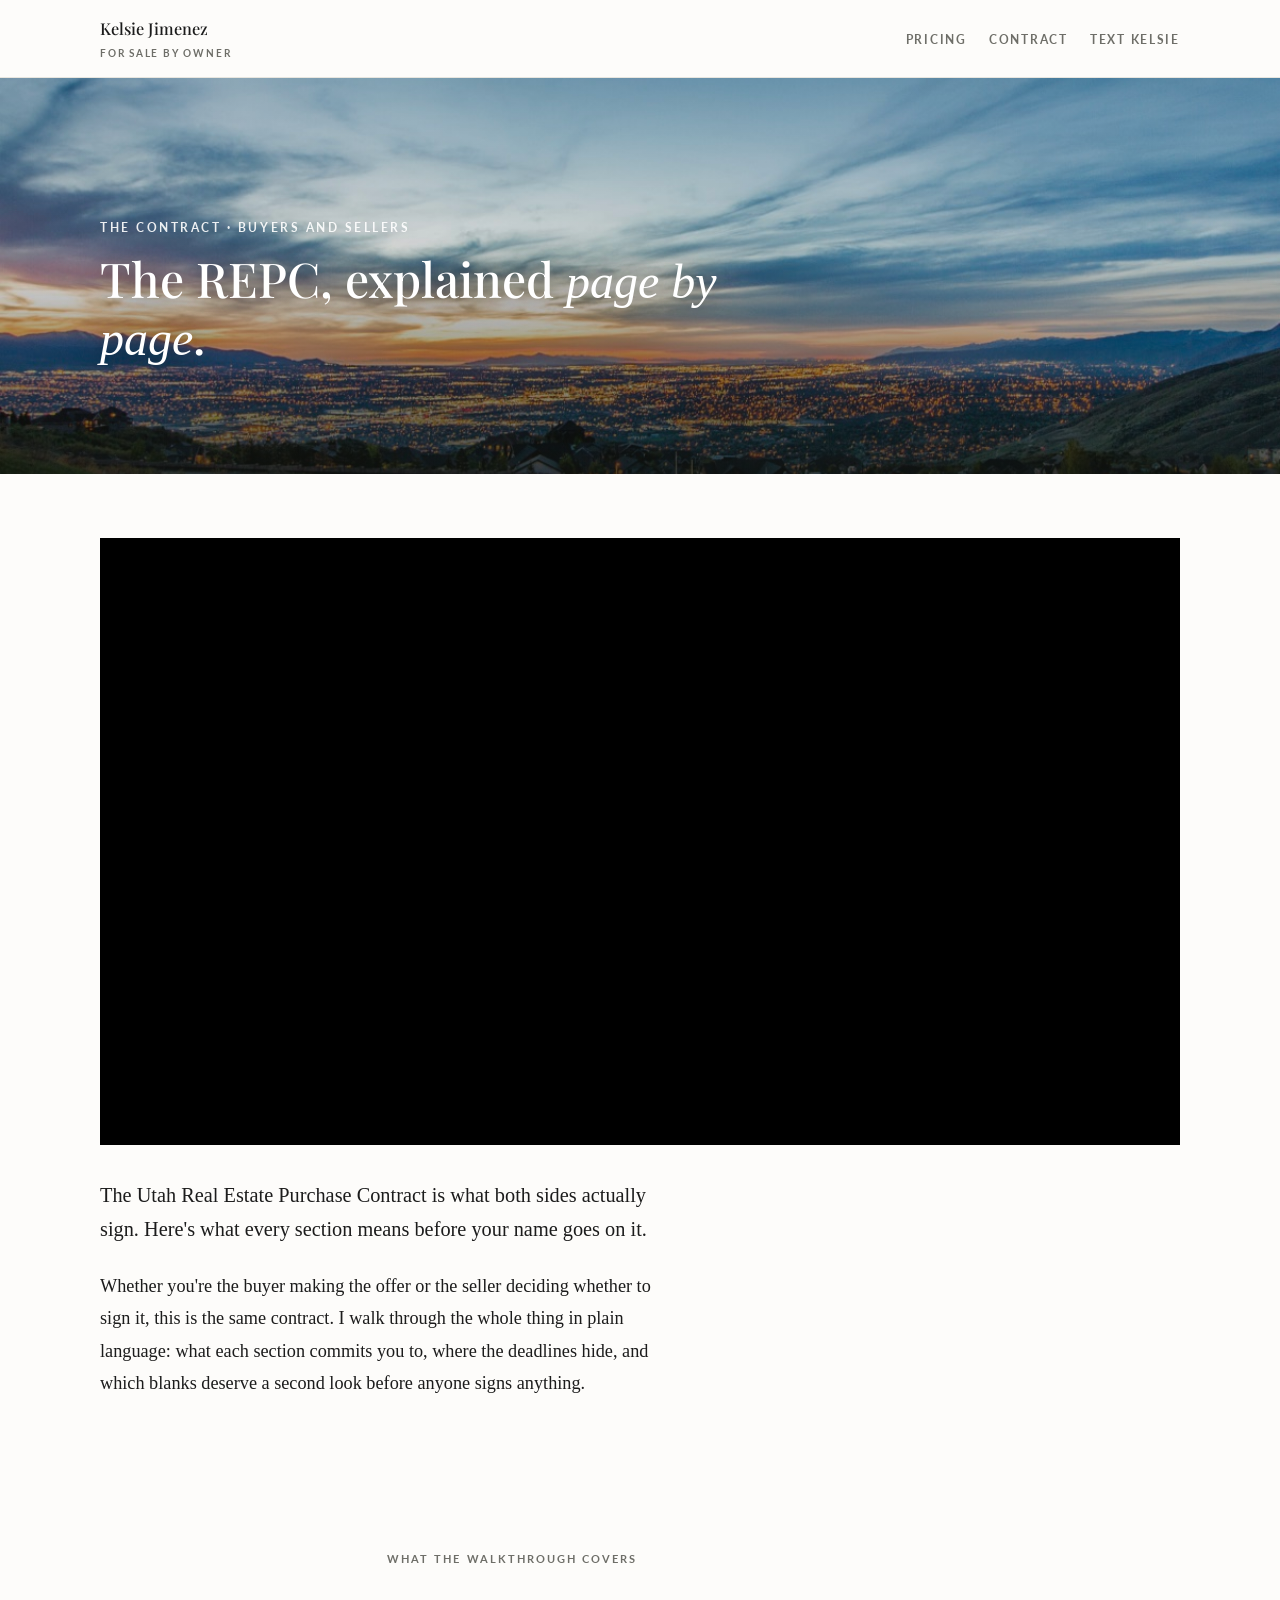
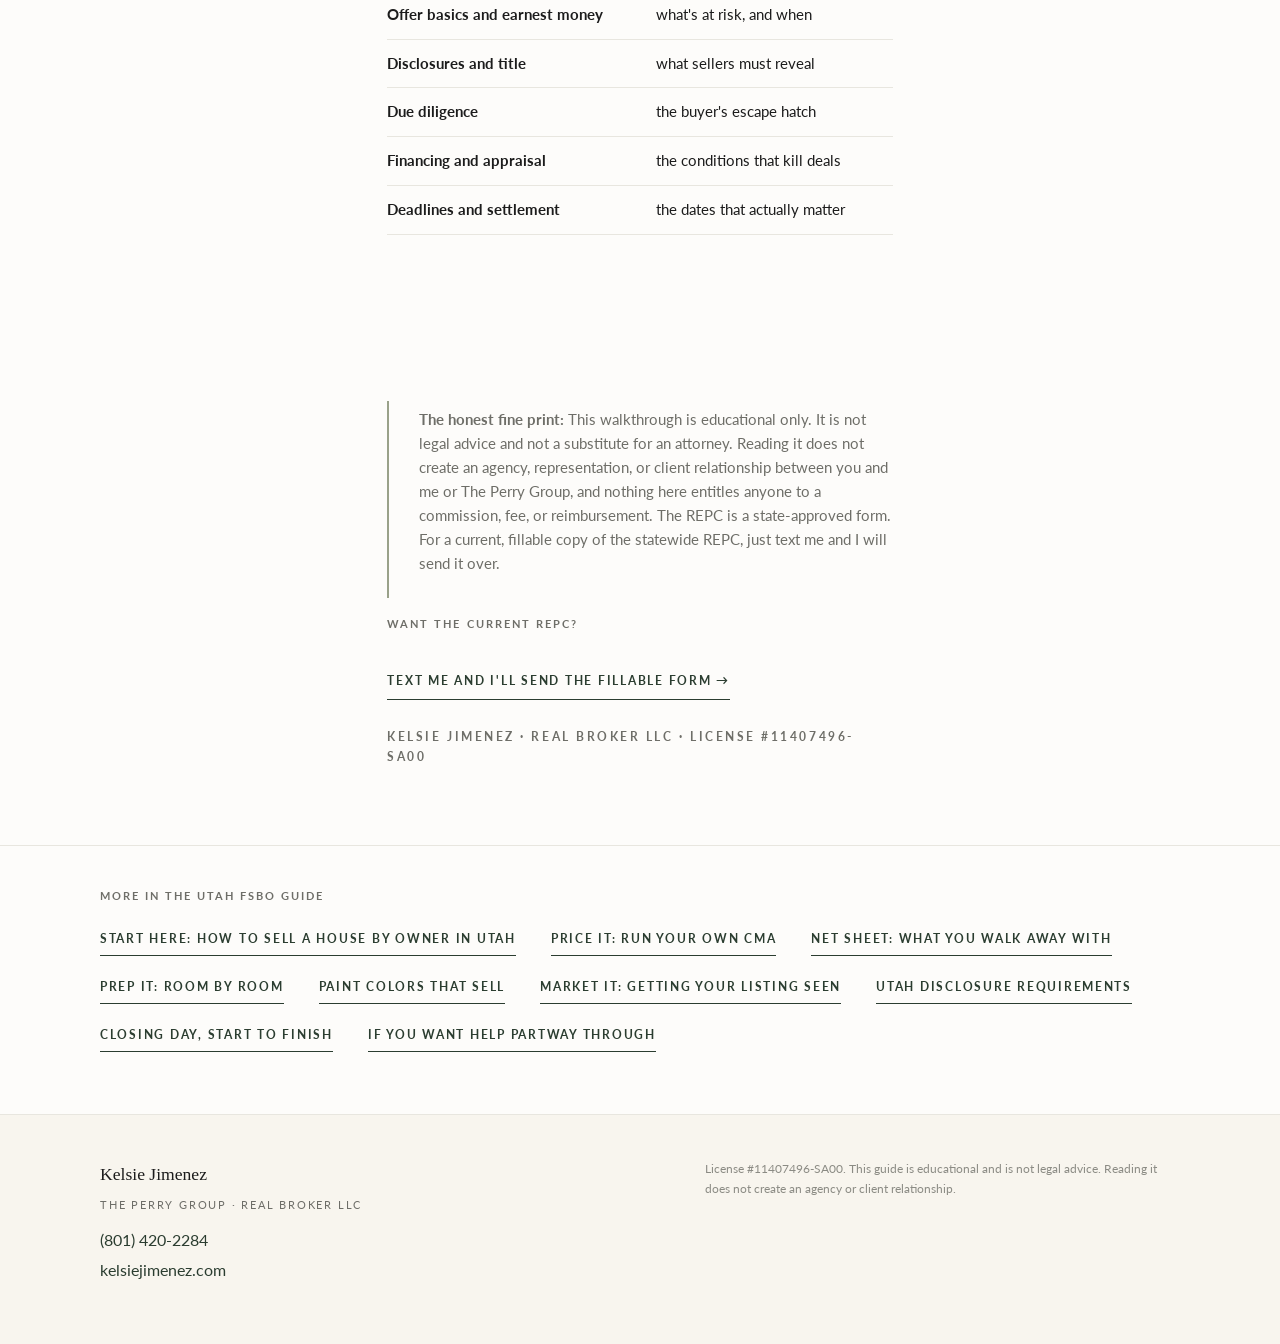
<file: repc-walkthrough.html>
<!DOCTYPE html>
<html lang="en">
<head>
<!-- Google tag (gtag.js) -->
<script async src="https://www.googletagmanager.com/gtag/js?id=G-YQR8LKWMLH"></script>
<script>
  window.dataLayer = window.dataLayer || [];
  function gtag(){dataLayer.push(arguments);}
  gtag('js', new Date());
  gtag('config', 'G-YQR8LKWMLH');
</script>
<script id="kj-lead-events">
document.addEventListener('click',function(e){var a=e.target.closest&&e.target.closest('a[href^="sms:"],a[href^="tel:"]');if(a&&window.gtag){gtag('event',a.getAttribute('href').indexOf('sms:')===0?'text_me_click':'call_click',{link_url:a.getAttribute('href'),page_title:document.title,transport_type:'beacon'});}},true);
document.addEventListener('submit',function(e){if(window.gtag){gtag('event','generate_lead',{form_id:(e.target&&e.target.id)||'',page_title:document.title,transport_type:'beacon'});}},true);
</script>

<meta charset="UTF-8">
<meta name="viewport" content="width=device-width, initial-scale=1.0">
<title>The Utah REPC Explained: A Seller's Walkthrough</title>
<meta property="og:title" content="The Utah REPC Explained: A Seller's Walkthrough">
<meta property="og:description" content="A plain English walkthrough of Utah's Real Estate Purchase Contract for sellers. What each section commits you to, and where deals go wrong.">
<meta property="og:type" content="website">
<meta property="og:url" content="https://forsalebyowner.kelsiejimenez.com/repc-walkthrough.html">

<link rel="canonical" href="https://forsalebyowner.kelsiejimenez.com/repc-walkthrough.html">
<meta property="og:url" content="https://forsalebyowner.kelsiejimenez.com/repc-walkthrough.html">
<meta property="og:type" content="website">
<meta name="description" content="A plain English walkthrough of Utah's Real Estate Purchase Contract for sellers. What each section commits you to, and where deals go wrong.">
<link rel="preconnect" href="https://fonts.googleapis.com" />
<link rel="preconnect" href="https://fonts.gstatic.com" crossorigin />
<link href="https://fonts.googleapis.com/css2?family=Lato:wght@400;700&family=Playfair+Display:wght@400;500;600&display=swap" rel="stylesheet" />
<link rel="stylesheet" href="guide.css">
<script type="application/ld+json">
{
  "@context": "https://schema.org",
  "@type": "Article",
  "headline": "The Utah REPC Explained: A Seller's Walkthrough",
  "description": "A plain English walkthrough of Utah's Real Estate Purchase Contract for sellers. What each section commits you to, and where deals go wrong.",
  "url": "https://forsalebyowner.kelsiejimenez.com/repc-walkthrough.html",
  "author": {
    "@type": "Person",
    "name": "Kelsie Jimenez"
  },
  "publisher": {
    "@type": "RealEstateAgent",
    "name": "Kelsie Jimenez",
    "logo": {
      "@type": "ImageObject",
      "url": "https://kelsiejimenez.com/wp-content/uploads/2026/06/headshot.jpg"
    }
  }
}
</script>
<script type="application/ld+json">
{
 "@context": "https://schema.org",
 "@type": "BreadcrumbList",
 "itemListElement": [
  {
   "@type": "ListItem",
   "position": 1,
   "name": "Utah FSBO Guide",
   "item": "https://forsalebyowner.kelsiejimenez.com/"
  },
  {
   "@type": "ListItem",
   "position": 2,
   "name": "The REPC, Explained",
   "item": "https://forsalebyowner.kelsiejimenez.com/repc-walkthrough.html"
  }
 ]
}
</script>
</head>
<body>
<a class="skip" href="#main">Skip to content</a>

<header class="topbar"><div class="wrap"><a class="brand" href="/">Kelsie Jimenez<span class="brand-sub">For Sale By Owner</span></a>
<nav><a href="diy-cma.html">Pricing</a><a href="repc-walkthrough.html">Contract</a><a href="sms:8014202284">Text Kelsie</a></nav></div></header>

<section class="hero-slim">
  <img class="hero-img" src="suncrest.jpg" alt="A Utah home with the Wasatch mountains behind it" />
  <div class="hero-scrim"></div>
  <div class="hero-inner">
    <span class="hero-eyebrow">The Contract &middot; Buyers and Sellers</span>
    <h1 class="hero-title">The REPC, explained <em>page by page</em>.</h1>
  </div>
</section>

<main id="main">

<section>
  <div class="wrap">
    <div style="position:relative;padding-bottom:56.25%;height:0;overflow:hidden;background:#000;margin:0 0 34px;">
      <iframe style="position:absolute;inset:0;width:100%;height:100%;border:0;" src="https://www.youtube.com/embed/iAueQvdsavw" title="REPC Walkthrough with Kelsie Jimenez"
        allow="accelerometer; autoplay; clipboard-write; encrypted-media; gyroscope; picture-in-picture; web-share" allowfullscreen></iframe>
    </div>

    <div class="read">
      <p class="lede">The Utah Real Estate Purchase Contract is what both sides actually sign. Here's what every section means before your name goes on it.</p>
      <p>Whether you're the buyer making the offer or the seller deciding whether to sign it, this is the same contract. I walk through the whole thing in plain language: what each section commits you to, where the deadlines hide, and which blanks deserve a second look before anyone signs anything.</p>
    </div>
  </div>
</section>

<section>
  <div class="wrap read">
    <span class="label">What the walkthrough covers</span>
    <table>
      <tbody>
        <tr><td><strong>Offer basics and earnest money</strong></td><td>what's at risk, and when</td></tr>
        <tr><td><strong>Disclosures and title</strong></td><td>what sellers must reveal</td></tr>
        <tr><td><strong>Due diligence</strong></td><td>the buyer's escape hatch</td></tr>
        <tr><td><strong>Financing and appraisal</strong></td><td>the conditions that kill deals</td></tr>
        <tr><td><strong>Deadlines and settlement</strong></td><td>the dates that actually matter</td></tr>
      </tbody>
    </table>
  </div>
</section>

<section>
  <div class="wrap read">
    <div class="panel">
      <p class="fine"><strong>The honest fine print:</strong> This walkthrough is educational only. It is not legal advice and not a substitute for an attorney. Reading it does not create an agency, representation, or client relationship between you and me or The Perry Group, and nothing here entitles anyone to a commission, fee, or reimbursement. The REPC is a state-approved form. For a current, fillable copy of the statewide REPC, just text me and I will send it over.</p>
    </div>

    <span class="label">Want the current REPC?</span>
    <p><a class="ed-link" href="sms:8014202284">Text me and I'll send the fillable form &rarr;</a></p>

    <p class="pull-sig">Kelsie Jimenez &middot; Real Broker LLC &middot; License #11407496-SA00</p>
  </div>
</section>

</main>

<!-- GUIDE CROSS-LINKS -->
<nav class="guide-nav" aria-label="More in this guide">
  <div class="wrap">
    <span class="label">More in the Utah FSBO guide</span>
    <a href="index.html">Start here: how to sell a house by owner in Utah</a>
    <a href="diy-cma.html">Price it: run your own CMA</a>
    <a href="seller-net-sheet.html">Net sheet: what you walk away with</a>
    <a href="listing-prep.html">Prep it: room by room</a>
    <a href="paint-guide.html">Paint colors that sell</a>
    <a href="market-your-home.html">Market it: getting your listing seen</a>
    <a href="disclosures.html">Utah disclosure requirements</a>
    <a href="settlement-day.html">Closing day, start to finish</a>
    <a href="seller-advantage.html">If you want help partway through</a>
  </div>
</nav>

<footer>
  <div class="wrap">
    <div>
      <div class="fname">Kelsie Jimenez<span>The Perry Group &middot; Real Broker LLC</span></div>
      <p class="contact"><a href="tel:8014202284">(801) 420-2284</a><br><a href="https://kelsiejimenez.com">kelsiejimenez.com</a></p>
    </div>
    <div>
      <p class="disclaimer">License #11407496-SA00. This guide is educational and is not legal advice. Reading it does not create an agency or client relationship.</p>
    </div>
  </div>
</footer>

</body>
</html>
</file>
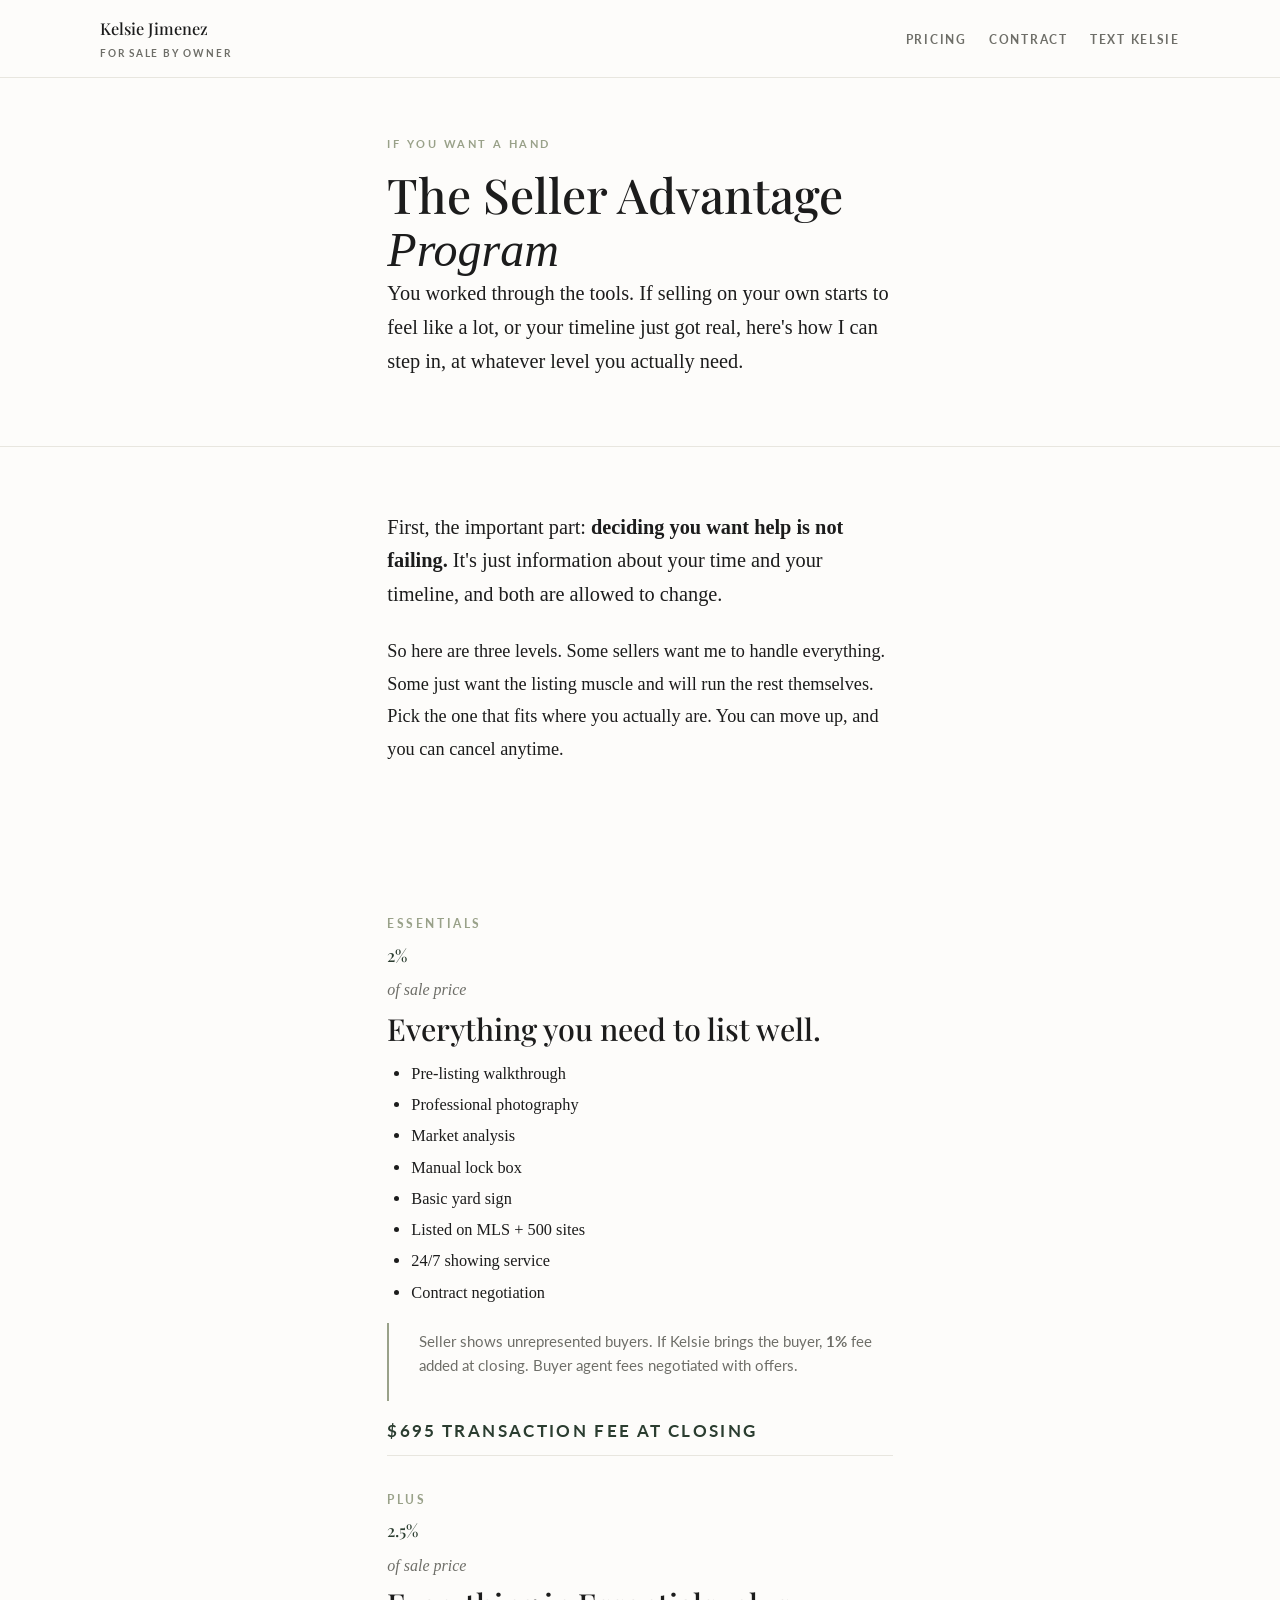
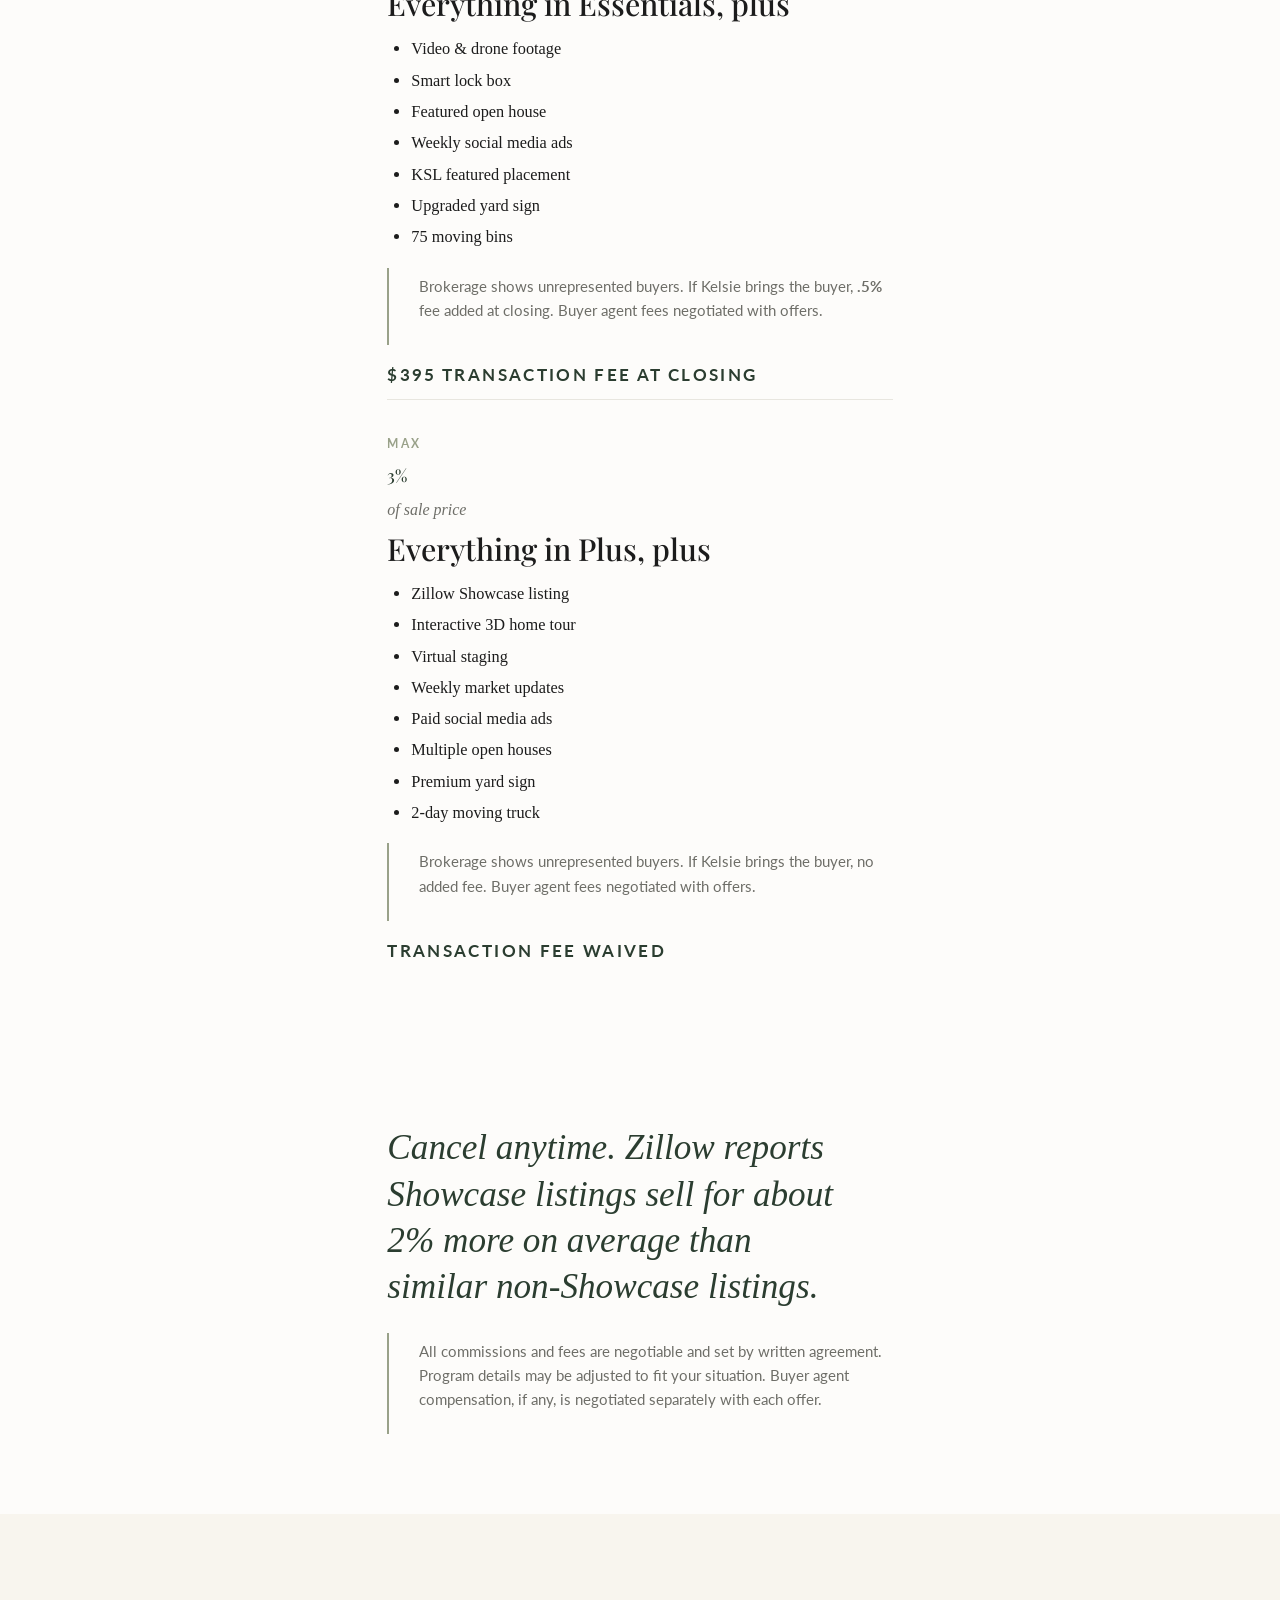
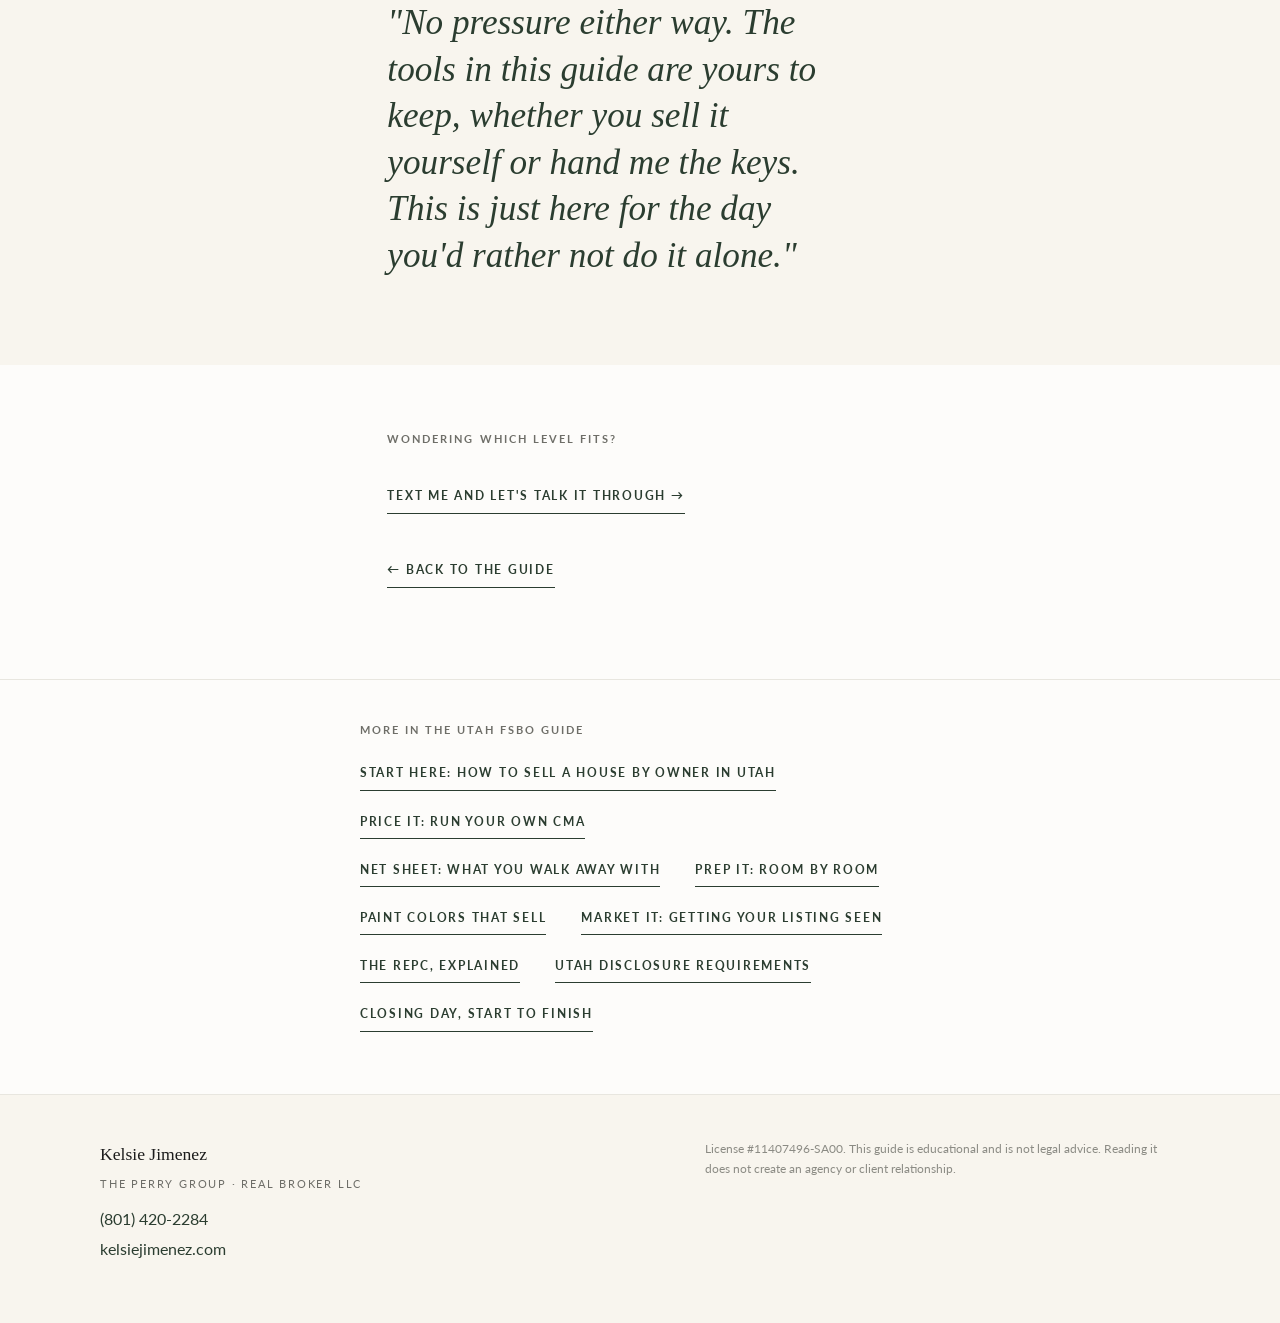
<file: seller-advantage.html>
<!DOCTYPE html>
<html lang="en">
<head>
<!-- Google tag (gtag.js) -->
<script async src="https://www.googletagmanager.com/gtag/js?id=G-YQR8LKWMLH"></script>
<script>
  window.dataLayer = window.dataLayer || [];
  function gtag(){dataLayer.push(arguments);}
  gtag('js', new Date());
  gtag('config', 'G-YQR8LKWMLH');
</script>
<script id="kj-lead-events">
document.addEventListener('click',function(e){var a=e.target.closest&&e.target.closest('a[href^="sms:"],a[href^="tel:"]');if(a&&window.gtag){gtag('event',a.getAttribute('href').indexOf('sms:')===0?'text_me_click':'call_click',{link_url:a.getAttribute('href'),page_title:document.title,transport_type:'beacon'});}},true);
document.addEventListener('submit',function(e){if(window.gtag){gtag('event','generate_lead',{form_id:(e.target&&e.target.id)||'',page_title:document.title,transport_type:'beacon'});}},true);
</script>

<meta charset="UTF-8">
<meta name="viewport" content="width=device-width, initial-scale=1.0">
<title>Seller Advantage Program: Utah Listing Support</title>
<meta name="description" content="A middle option between selling completely on your own and hiring a full service agent in Utah County. What is included and what it costs.">
<link rel="canonical" href="https://forsalebyowner.kelsiejimenez.com/seller-advantage.html">
<meta property="og:title" content="Seller Advantage Program: Utah Listing Support">
<meta property="og:description" content="Three flexible levels of listing support for Utah County sellers. Pick the level that fits. Cancel anytime.">
<meta property="og:type" content="website">
<meta property="og:url" content="https://forsalebyowner.kelsiejimenez.com/seller-advantage.html">
<link rel="preconnect" href="https://fonts.googleapis.com" />
<link rel="preconnect" href="https://fonts.gstatic.com" crossorigin />
<link href="https://fonts.googleapis.com/css2?family=Lato:wght@400;700&family=Playfair+Display:wght@400;500;600&display=swap" rel="stylesheet" />
<link rel="stylesheet" href="guide.css">
<style>
  /* Page-specific: tier pricing line */
  .tier-price{font-family:var(--display);font-size:clamp(2.4rem,5vw,3.2rem);font-weight:500;
    line-height:1;color:var(--forest);margin:0 0 6px;}
  .tier-price em{font-family:'Times New Roman',Georgia,serif;font-style:italic;font-size:1rem;
    color:var(--ink-soft);display:block;margin-top:8px;}
  .tier-fee{font-family:var(--util);font-size:.8rem;letter-spacing:.14em;text-transform:uppercase;
    font-weight:700;color:var(--forest);margin:14px 0 0;}
</style>
<script type="application/ld+json">
{
  "@context": "https://schema.org",
  "@type": "Article",
  "headline": "Seller Advantage Program: Utah Listing Support",
  "description": "A middle option between selling completely on your own and hiring a full service agent in Utah County. What is included and what it costs.",
  "url": "https://forsalebyowner.kelsiejimenez.com/seller-advantage.html",
  "author": {
    "@type": "Person",
    "name": "Kelsie Jimenez"
  },
  "publisher": {
    "@type": "RealEstateAgent",
    "name": "Kelsie Jimenez",
    "logo": {
      "@type": "ImageObject",
      "url": "https://kelsiejimenez.com/wp-content/uploads/2026/06/headshot.jpg"
    }
  }
}
</script>
<script type="application/ld+json">
{
 "@context": "https://schema.org",
 "@type": "BreadcrumbList",
 "itemListElement": [
  {
   "@type": "ListItem",
   "position": 1,
   "name": "Utah FSBO Guide",
   "item": "https://forsalebyowner.kelsiejimenez.com/"
  },
  {
   "@type": "ListItem",
   "position": 2,
   "name": "The Seller Advantage Program",
   "item": "https://forsalebyowner.kelsiejimenez.com/seller-advantage.html"
  }
 ]
}
</script>
</head>
<body>
<a class="skip" href="#main">Skip to content</a>

<header class="topbar"><div class="wrap"><a class="brand" href="/">Kelsie Jimenez<span class="brand-sub">For Sale By Owner</span></a>
<nav><a href="diy-cma.html">Pricing</a><a href="repc-walkthrough.html">Contract</a><a href="sms:8014202284">Text Kelsie</a></nav></div></header>

<section class="hero-plain">
  <div class="wrap read">
    <span class="hero-eyebrow">If You Want a Hand</span>
    <h1>The Seller Advantage <em>Program</em></h1>
    <p class="lede">You worked through the tools. If selling on your own starts to feel like a lot, or your timeline just got real, here's how I can step in, at whatever level you actually need.</p>
  </div>
</section>

<main id="main">

<section>
  <div class="wrap read">
    <p class="lede">First, the important part: <strong>deciding you want help is not failing.</strong> It's just information about your time and your timeline, and both are allowed to change.</p>
    <p>So here are three levels. Some sellers want me to handle everything. Some just want the listing muscle and will run the rest themselves. Pick the one that fits where you actually are. You can move up, and you can cancel anytime.</p>
  </div>
</section>

<section>
  <div class="wrap read">
    <!-- ESSENTIALS -->
    <div class="step">
      <div class="step-num">Essentials</div>
      <p class="tier-price">2%<em>of sale price</em></p>
      <h3>Everything you need to list well.</h3>
      <ul>
        <li>Pre-listing walkthrough</li>
        <li>Professional photography</li>
        <li>Market analysis</li>
        <li>Manual lock box</li>
        <li>Basic yard sign</li>
        <li>Listed on MLS + 500 sites</li>
        <li>24/7 showing service</li>
        <li>Contract negotiation</li>
      </ul>
      <div class="panel">
        <p class="fine">Seller shows unrepresented buyers. If Kelsie brings the buyer, <strong>1%</strong> fee added at closing. Buyer agent fees negotiated with offers.</p>
      </div>
      <p class="tier-fee">$695 transaction fee at closing</p>
    </div>

    <!-- PLUS -->
    <div class="step">
      <div class="step-num">Plus</div>
      <p class="tier-price">2.5%<em>of sale price</em></p>
      <h3>Everything in Essentials, plus</h3>
      <ul>
        <li>Video &amp; drone footage</li>
        <li>Smart lock box</li>
        <li>Featured open house</li>
        <li>Weekly social media ads</li>
        <li>KSL featured placement</li>
        <li>Upgraded yard sign</li>
        <li>75 moving bins</li>
      </ul>
      <div class="panel">
        <p class="fine">Brokerage shows unrepresented buyers. If Kelsie brings the buyer, <strong>.5%</strong> fee added at closing. Buyer agent fees negotiated with offers.</p>
      </div>
      <p class="tier-fee">$395 transaction fee at closing</p>
    </div>

    <!-- MAX -->
    <div class="step">
      <div class="step-num">Max</div>
      <p class="tier-price">3%<em>of sale price</em></p>
      <h3>Everything in Plus, plus</h3>
      <ul>
        <li>Zillow Showcase listing</li>
        <li>Interactive 3D home tour</li>
        <li>Virtual staging</li>
        <li>Weekly market updates</li>
        <li>Paid social media ads</li>
        <li>Multiple open houses</li>
        <li>Premium yard sign</li>
        <li>2-day moving truck</li>
      </ul>
      <div class="panel">
        <p class="fine">Brokerage shows unrepresented buyers. If Kelsie brings the buyer, no added fee. Buyer agent fees negotiated with offers.</p>
      </div>
      <p class="tier-fee">Transaction fee waived</p>
    </div>
  </div>
</section>

<section>
  <div class="wrap read">
    <p class="pull">Cancel anytime. Zillow reports Showcase listings sell for about 2% more on average than similar non-Showcase listings.</p>
    <div class="panel">
      <p class="fine">All commissions and fees are negotiable and set by written agreement. Program details may be adjusted to fit your situation. Buyer agent compensation, if any, is negotiated separately with each offer.</p>
    </div>
  </div>
</section>

<section class="band-warm">
  <div class="wrap read">
    <p class="pull">"No pressure either way. The tools in this guide are yours to keep, whether you sell it yourself or hand me the keys. This is just here for the day you'd rather not do it alone."</p>
  </div>
</section>

<section>
  <div class="wrap read">
    <span class="label">Wondering which level fits?</span>
    <p><a class="ed-link" href="sms:8014202284">Text me and let's talk it through &rarr;</a></p>
    <p><a class="ed-link" href="index.html">&larr; Back to the guide</a></p>
  </div>
</section>

</main>

<!-- GUIDE CROSS-LINKS -->
<nav class="guide-nav" aria-label="More in this guide">
  <div class="wrap read">
    <span class="label">More in the Utah FSBO guide</span>
    <a href="index.html">Start here: how to sell a house by owner in Utah</a>
    <a href="diy-cma.html">Price it: run your own CMA</a>
    <a href="seller-net-sheet.html">Net sheet: what you walk away with</a>
    <a href="listing-prep.html">Prep it: room by room</a>
    <a href="paint-guide.html">Paint colors that sell</a>
    <a href="market-your-home.html">Market it: getting your listing seen</a>
    <a href="repc-walkthrough.html">The REPC, explained</a>
    <a href="disclosures.html">Utah disclosure requirements</a>
    <a href="settlement-day.html">Closing day, start to finish</a>
  </div>
</nav>

<footer>
  <div class="wrap">
    <div>
      <div class="fname">Kelsie Jimenez<span>The Perry Group &middot; Real Broker LLC</span></div>
      <p class="contact"><a href="tel:8014202284">(801) 420-2284</a><br><a href="https://kelsiejimenez.com">kelsiejimenez.com</a></p>
    </div>
    <div>
      <p class="disclaimer">License #11407496-SA00. This guide is educational and is not legal advice. Reading it does not create an agency or client relationship.</p>
    </div>
  </div>
</footer>

</body>
</html>
</file>
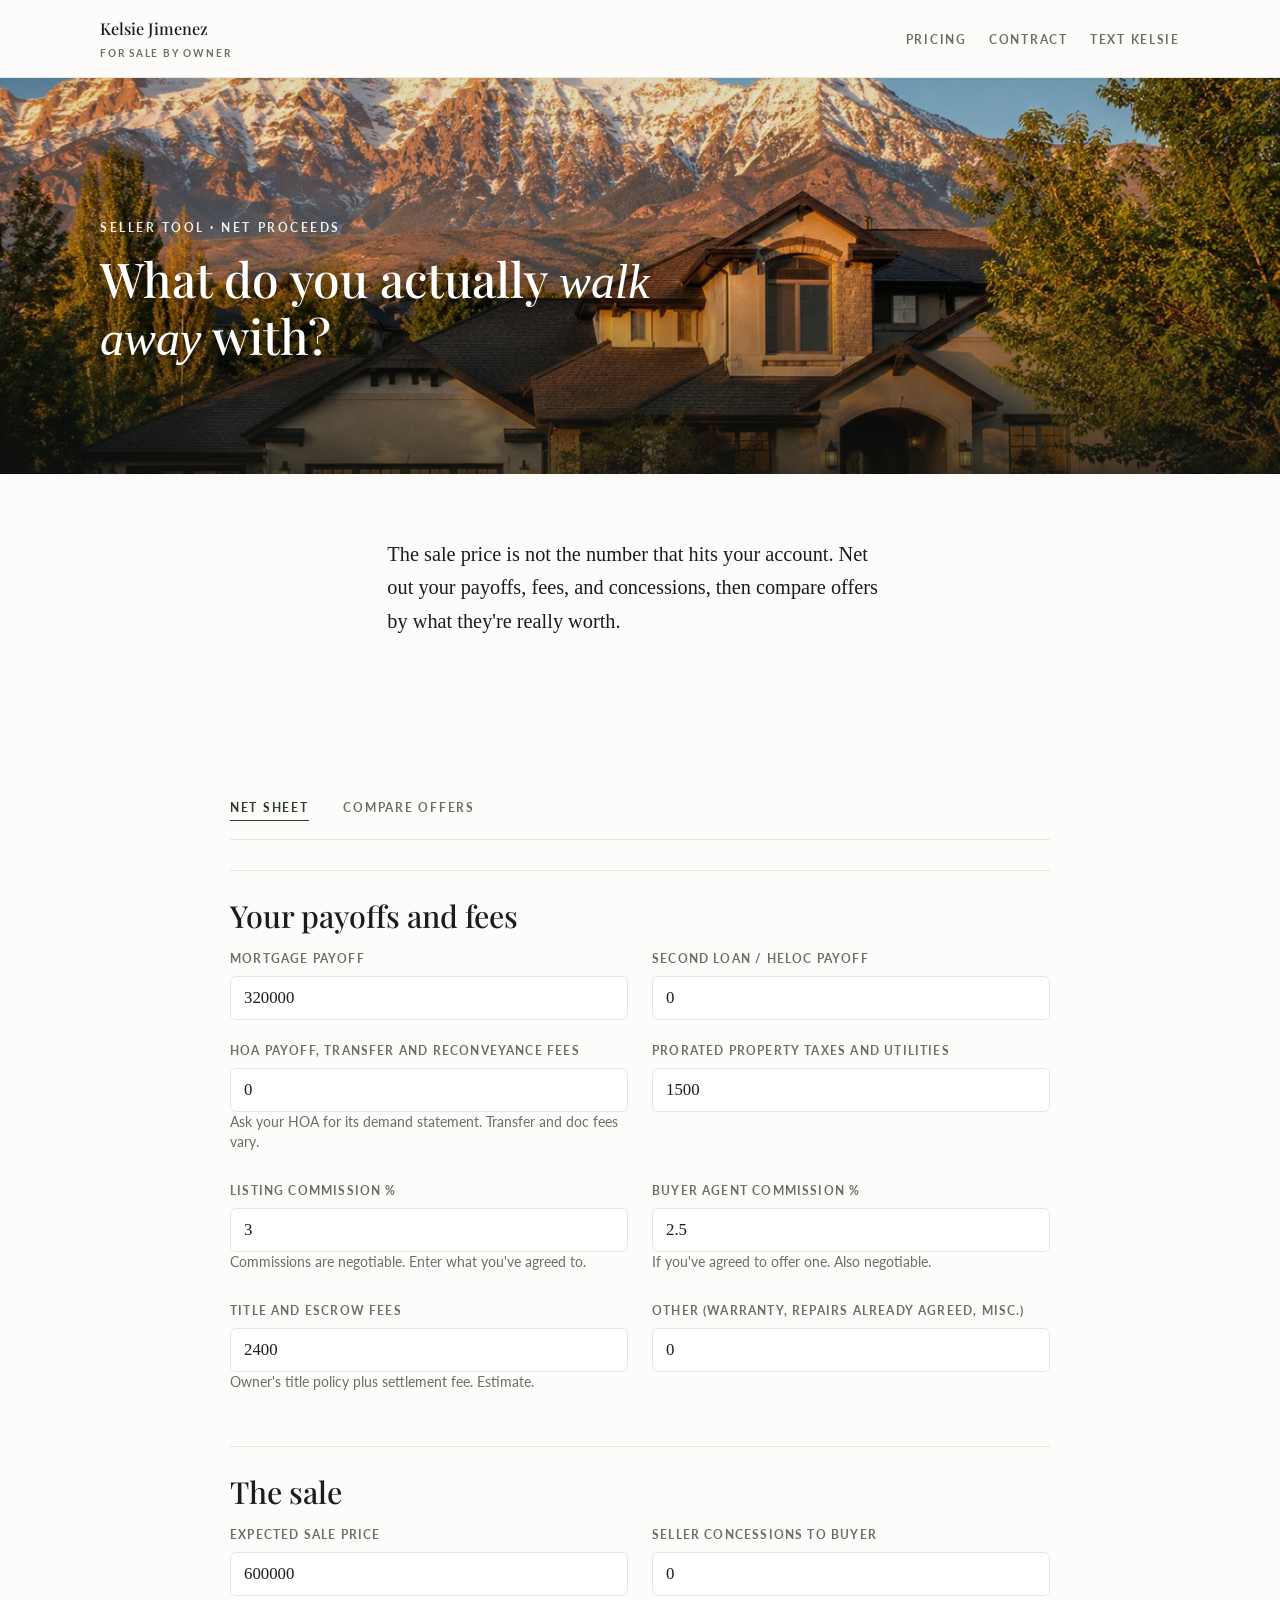
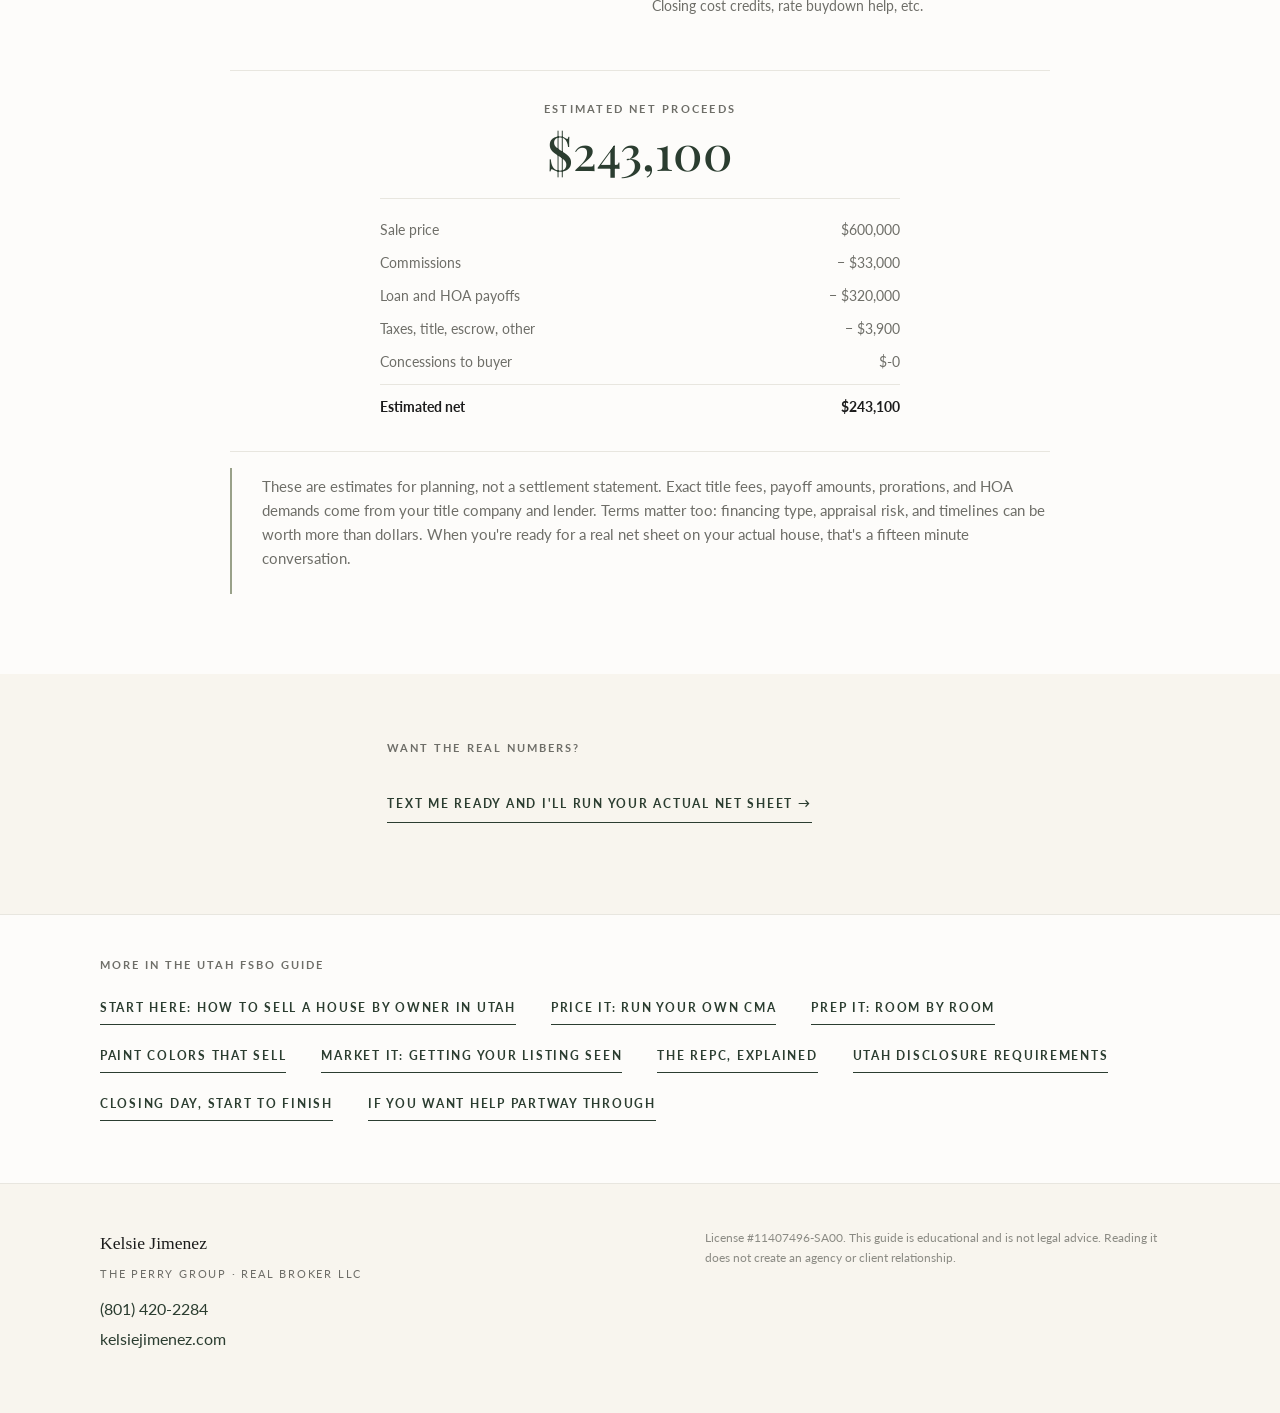
<file: seller-net-sheet.html>
<!DOCTYPE html>
<html lang="en">
<head>
<!-- Google tag (gtag.js) -->
<script async src="https://www.googletagmanager.com/gtag/js?id=G-YQR8LKWMLH"></script>
<script>
  window.dataLayer = window.dataLayer || [];
  function gtag(){dataLayer.push(arguments);}
  gtag('js', new Date());
  gtag('config', 'G-YQR8LKWMLH');
</script>
<script id="kj-lead-events">
document.addEventListener('click',function(e){var a=e.target.closest&&e.target.closest('a[href^="sms:"],a[href^="tel:"]');if(a&&window.gtag){gtag('event',a.getAttribute('href').indexOf('sms:')===0?'text_me_click':'call_click',{link_url:a.getAttribute('href'),page_title:document.title,transport_type:'beacon'});}},true);
document.addEventListener('submit',function(e){if(window.gtag){gtag('event','generate_lead',{form_id:(e.target&&e.target.id)||'',page_title:document.title,transport_type:'beacon'});}},true);
</script>

<meta charset="UTF-8">
<meta name="viewport" content="width=device-width, initial-scale=1.0">
<title>Utah Seller Net Sheet: What You Actually Walk Away With</title>
<meta property="og:title" content="Utah Seller Net Sheet: What You Actually Walk Away With">
<meta property="og:description" content="Estimate your net proceeds on a Utah home sale. Payoff, title fees, prorated taxes, and the costs FSBO sellers forget about until settlement.">
<meta property="og:type" content="website">
<meta property="og:url" content="https://forsalebyowner.kelsiejimenez.com/seller-net-sheet.html">

<link rel="canonical" href="https://forsalebyowner.kelsiejimenez.com/seller-net-sheet.html">
<meta property="og:url" content="https://forsalebyowner.kelsiejimenez.com/seller-net-sheet.html">
<meta property="og:type" content="website">
<meta name="description" content="Estimate your net proceeds on a Utah home sale. Payoff, title fees, prorated taxes, and the costs FSBO sellers forget about until settlement.">
<link rel="preconnect" href="https://fonts.googleapis.com" />
<link rel="preconnect" href="https://fonts.gstatic.com" crossorigin />
<link href="https://fonts.googleapis.com/css2?family=Lato:wght@400;700&family=Playfair+Display:wght@400;500;600&display=swap" rel="stylesheet" />
<link rel="stylesheet" href="guide.css">
<style>
  /* Page-specific: the net sheet calculator only. */
  .tool{max-width:880px;}

  /* Mode switch. JS toggles the .active class on #mb-single/#mb-multi
     and on #panel-single/#panel-multi, so both hooks must stay. */
  .mode-strip{border-bottom:1px solid var(--line);padding-bottom:16px;margin-bottom:30px;}
  .mode-btn{appearance:none;background:none;border:none;border-bottom:1.5px solid transparent;cursor:pointer;
    font-family:var(--util);font-size:.78rem;letter-spacing:.14em;text-transform:uppercase;font-weight:700;
    color:var(--ink-soft);padding:6px 0 5px;margin-right:30px;}
  .mode-btn.active{color:var(--forest);border-bottom-color:var(--forest);}
  .mode-btn:focus-visible{outline:2px solid var(--sage);outline-offset:3px;}
  .mode-panel{display:none;}
  .mode-panel.active{display:block;}

  /* Input groups */
  .group{border-top:1px solid var(--line);padding-top:26px;margin-bottom:26px;}
  .frow{display:grid;grid-template-columns:repeat(2,1fr);gap:0 24px;}
  .field input{width:100%;}

  /* Result readout. .brow / .brow.total are injected by JS. */
  .result{border-top:1px solid var(--line);border-bottom:1px solid var(--line);
    padding:28px 0;margin:26px 0 10px;text-align:center;}
  .result .lbl{font-family:var(--util);font-size:.7rem;letter-spacing:.2em;text-transform:uppercase;
    color:var(--ink-soft);font-weight:700;margin:0 0 6px;}
  .result .big{font-family:var(--display);font-weight:500;font-size:clamp(2.1rem,5vw,3rem);
    line-height:1.1;color:var(--forest);margin:0;}
  .breakdown{max-width:520px;margin:20px auto 0;text-align:left;border-top:1px solid var(--line);padding-top:14px;}
  .brow{display:flex;justify-content:space-between;gap:18px;font-family:var(--util);font-size:.88rem;
    color:var(--ink-soft);padding:4px 0;}
  .brow.total{border-top:1px solid var(--line);margin-top:6px;padding-top:9px;font-weight:700;color:var(--ink);}

  /* Offer comparison. JS adds/removes .best on #offer-a/b/c. */
  .offers{display:grid;grid-template-columns:repeat(3,1fr);gap:26px;}
  .offer{border-top:2px solid var(--line);padding-top:18px;transition:border-color .3s ease;}
  .offer.best{border-top-color:var(--forest);}
  .offer h4{margin-top:0;}
  .offer .field{margin-bottom:14px;}
  .onet{border-top:1px solid var(--line);padding-top:12px;margin-top:6px;}
  .onet .lbl{font-family:var(--util);font-size:.66rem;letter-spacing:.16em;text-transform:uppercase;
    color:var(--ink-soft);font-weight:700;margin:0;}
  .onet .num{font-family:var(--display);font-size:1.6rem;font-weight:500;color:var(--forest);margin:2px 0 0;}
  .onet .tag{font-family:var(--util);font-size:.66rem;letter-spacing:.12em;text-transform:uppercase;
    color:var(--sage);font-weight:700;margin:3px 0 0;min-height:14px;}
  .lesson{font-family:var(--util);font-size:.94rem;line-height:1.7;color:var(--ink-soft);margin-top:24px;min-height:24px;}
  .lesson strong{color:var(--forest);}

  @media (max-width:760px){.offers{grid-template-columns:1fr;}.frow{grid-template-columns:1fr;}}
</style>
<script type="application/ld+json">
{
  "@context": "https://schema.org",
  "@type": "Article",
  "headline": "Utah Seller Net Sheet: What You Actually Walk Away With",
  "description": "Estimate what you",
  "url": "https://forsalebyowner.kelsiejimenez.com/seller-net-sheet.html",
  "author": {
    "@type": "Person",
    "name": "Kelsie Jimenez"
  },
  "publisher": {
    "@type": "RealEstateAgent",
    "name": "Kelsie Jimenez",
    "logo": {
      "@type": "ImageObject",
      "url": "https://kelsiejimenez.com/wp-content/uploads/2026/06/headshot.jpg"
    }
  }
}
</script>
<script type="application/ld+json">
{
 "@context": "https://schema.org",
 "@type": "BreadcrumbList",
 "itemListElement": [
  {
   "@type": "ListItem",
   "position": 1,
   "name": "Utah FSBO Guide",
   "item": "https://forsalebyowner.kelsiejimenez.com/"
  },
  {
   "@type": "ListItem",
   "position": 2,
   "name": "Seller Net Sheet",
   "item": "https://forsalebyowner.kelsiejimenez.com/seller-net-sheet.html"
  }
 ]
}
</script>
</head>
<body>
<a class="skip" href="#main">Skip to content</a>

<header class="topbar"><div class="wrap"><a class="brand" href="/">Kelsie Jimenez<span class="brand-sub">For Sale By Owner</span></a>
<nav><a href="diy-cma.html">Pricing</a><a href="repc-walkthrough.html">Contract</a><a href="sms:8014202284">Text Kelsie</a></nav></div></header>

<section class="hero-slim">
  <img class="hero-img" src="homes-hero.jpg" alt="Utah County homes along a tree-lined street" />
  <div class="hero-scrim"></div>
  <div class="hero-inner">
    <span class="hero-eyebrow">Seller Tool &middot; Net Proceeds</span>
    <h1 class="hero-title">What do you actually <em>walk away</em> with?</h1>
  </div>
</section>

<section>
  <div class="wrap read">
    <p class="lede">The sale price is not the number that hits your account. Net out your payoffs, fees, and concessions, then compare offers by what they're really worth.</p>
  </div>
</section>

<main id="main">

<section>
  <div class="wrap tool">

    <div class="mode-strip">
      <button class="mode-btn active" id="mb-single" onclick="setMode('single')">Net Sheet</button>
      <button class="mode-btn" id="mb-multi" onclick="setMode('multi')">Compare Offers</button>
    </div>

    <!-- SHARED COSTS -->
    <div class="group">
      <h3>Your payoffs and fees</h3>
      <div class="frow">
        <div class="field"><label for="payoff1">Mortgage payoff</label><input type="number" id="payoff1" value="320000" step="1000" inputmode="numeric"></div>
        <div class="field"><label for="payoff2">Second loan / HELOC payoff</label><input type="number" id="payoff2" value="0" step="1000" inputmode="numeric"></div>
        <div class="field"><label for="hoa">HOA payoff, transfer and reconveyance fees</label><input type="number" id="hoa" value="0" step="50" inputmode="numeric"><div class="hint">Ask your HOA for its demand statement. Transfer and doc fees vary.</div></div>
        <div class="field"><label for="taxes">Prorated property taxes and utilities</label><input type="number" id="taxes" value="1500" step="100" inputmode="numeric"></div>
        <div class="field"><label for="commL">Listing commission %</label><input type="number" id="commL" value="3" step="0.25" inputmode="decimal"><div class="hint">Commissions are negotiable. Enter what you've agreed to.</div></div>
        <div class="field"><label for="commB">Buyer agent commission %</label><input type="number" id="commB" value="2.5" step="0.25" inputmode="decimal"><div class="hint">If you've agreed to offer one. Also negotiable.</div></div>
        <div class="field"><label for="title">Title and escrow fees</label><input type="number" id="title" value="2400" step="100" inputmode="numeric"><div class="hint">Owner's title policy plus settlement fee. Estimate.</div></div>
        <div class="field"><label for="other">Other (warranty, repairs already agreed, misc.)</label><input type="number" id="other" value="0" step="100" inputmode="numeric"></div>
      </div>
    </div>

    <!-- SINGLE MODE -->
    <div class="mode-panel active" id="panel-single">
      <div class="group">
        <h3>The sale</h3>
        <div class="frow">
          <div class="field"><label for="price">Expected sale price</label><input type="number" id="price" value="600000" step="5000" inputmode="numeric"></div>
          <div class="field"><label for="conc">Seller concessions to buyer</label><input type="number" id="conc" value="0" step="500" inputmode="numeric"><div class="hint">Closing cost credits, rate buydown help, etc.</div></div>
        </div>
      </div>
      <div class="result">
        <p class="lbl">Estimated net proceeds</p>
        <p class="big" id="net-single">$0</p>
        <div class="breakdown" id="bd-single"></div>
      </div>
    </div>

    <!-- MULTI MODE -->
    <div class="mode-panel" id="panel-multi">
      <div class="offers">
        <div class="offer" id="offer-a">
          <h4>Offer A</h4>
          <div class="field"><label for="pa">Offer price</label><input type="number" id="pa" value="600000" step="5000" inputmode="numeric"></div>
          <div class="field"><label for="ca">Concessions requested</label><input type="number" id="ca" value="0" step="500" inputmode="numeric"></div>
          <div class="field"><label for="ra">Repair credits expected</label><input type="number" id="ra" value="0" step="500" inputmode="numeric"></div>
          <div class="onet"><p class="lbl">Your net</p><p class="num" id="na">$0</p><p class="tag" id="ta"></p></div>
        </div>
        <div class="offer" id="offer-b">
          <h4>Offer B</h4>
          <div class="field"><label for="pb">Offer price</label><input type="number" id="pb" value="612000" step="5000" inputmode="numeric"></div>
          <div class="field"><label for="cb">Concessions requested</label><input type="number" id="cb" value="15000" step="500" inputmode="numeric"></div>
          <div class="field"><label for="rb">Repair credits expected</label><input type="number" id="rb" value="0" step="500" inputmode="numeric"></div>
          <div class="onet"><p class="lbl">Your net</p><p class="num" id="nb">$0</p><p class="tag" id="tb"></p></div>
        </div>
        <div class="offer" id="offer-c">
          <h4>Offer C</h4>
          <div class="field"><label for="pc">Offer price</label><input type="number" id="pc" value="595000" step="5000" inputmode="numeric"></div>
          <div class="field"><label for="cc">Concessions requested</label><input type="number" id="cc" value="0" step="500" inputmode="numeric"></div>
          <div class="field"><label for="rc">Repair credits expected</label><input type="number" id="rc" value="0" step="500" inputmode="numeric"></div>
          <div class="onet"><p class="lbl">Your net</p><p class="num" id="nc">$0</p><p class="tag" id="tc"></p></div>
        </div>
      </div>
      <p class="lesson" id="lesson"></p>
    </div>

    <div class="panel">
      <p class="fine">These are estimates for planning, not a settlement statement. Exact title fees, payoff amounts, prorations, and HOA demands come from your title company and lender. Terms matter too: financing type, appraisal risk, and timelines can be worth more than dollars. When you're ready for a real net sheet on your actual house, that's a fifteen minute conversation.</p>
    </div>

  </div>
</section>

<section class="band-warm">
  <div class="wrap read">
    <span class="label">Want the real numbers?</span>
    <p><a class="ed-link" href="sms:8014202284">Text me READY and I'll run your actual net sheet &rarr;</a></p>
  </div>
</section>

</main>

<!-- GUIDE CROSS-LINKS -->
<nav class="guide-nav" aria-label="More in this guide">
  <div class="wrap">
    <span class="label">More in the Utah FSBO guide</span>
    <a href="index.html">Start here: how to sell a house by owner in Utah</a>
    <a href="diy-cma.html">Price it: run your own CMA</a>
    <a href="listing-prep.html">Prep it: room by room</a>
    <a href="paint-guide.html">Paint colors that sell</a>
    <a href="market-your-home.html">Market it: getting your listing seen</a>
    <a href="repc-walkthrough.html">The REPC, explained</a>
    <a href="disclosures.html">Utah disclosure requirements</a>
    <a href="settlement-day.html">Closing day, start to finish</a>
    <a href="seller-advantage.html">If you want help partway through</a>
  </div>
</nav>

<footer>
  <div class="wrap">
    <div>
      <div class="fname">Kelsie Jimenez<span>The Perry Group &middot; Real Broker LLC</span></div>
      <p class="contact"><a href="tel:8014202284">(801) 420-2284</a><br><a href="https://kelsiejimenez.com">kelsiejimenez.com</a></p>
    </div>
    <div>
      <p class="disclaimer">License #11407496-SA00. This guide is educational and is not legal advice. Reading it does not create an agency or client relationship.</p>
    </div>
  </div>
</footer>

<script>
  const $ = id => document.getElementById(id);
  const V = id => Math.max(0, parseFloat($(id).value) || 0);
  const fmt = n => '$' + Math.round(n).toLocaleString();

  function costsFor(price, conc, repairs) {
    const comm = price * (V('commL') + V('commB')) / 100;
    const fixed = V('payoff1') + V('payoff2') + V('hoa') + V('taxes') + V('title') + V('other');
    return { comm, fixed, net: price - comm - fixed - conc - repairs };
  }

  function calcSingle() {
    const price = V('price'), conc = V('conc');
    const c = costsFor(price, conc, 0);
    $('net-single').textContent = fmt(c.net);
    $('bd-single').innerHTML =
      row('Sale price', price) + row('Commissions', -c.comm) +
      row('Loan and HOA payoffs', -(V('payoff1')+V('payoff2')+V('hoa'))) +
      row('Taxes, title, escrow, other', -(V('taxes')+V('title')+V('other'))) +
      row('Concessions to buyer', -conc) +
      '<div class="brow total"><span>Estimated net</span><span>' + fmt(c.net) + '</span></div>';
  }
  function row(l,n){ return '<div class="brow"><span>'+l+'</span><span>'+(n<0?'− '+fmt(-n):fmt(n))+'</span></div>'; }

  function calcMulti() {
    const offers = [
      { p:V('pa'), c:V('ca'), r:V('ra'), n:'na', t:'ta', card:'offer-a', name:'Offer A' },
      { p:V('pb'), c:V('cb'), r:V('rb'), n:'nb', t:'tb', card:'offer-b', name:'Offer B' },
      { p:V('pc'), c:V('cc'), r:V('rc'), n:'nc', t:'tc', card:'offer-c', name:'Offer C' },
    ];
    let bestNet=-1, bestIdx=0, bestPrice=-1, priceIdx=0;
    offers.forEach((o,i) => {
      o.net = costsFor(o.p, o.c, o.r).net;
      $(o.n).textContent = fmt(o.net);
      $(o.t).textContent = '';
      document.getElementById(o.card).classList.remove('best');
      if(o.net > bestNet){ bestNet=o.net; bestIdx=i; }
      if(o.p > bestPrice){ bestPrice=o.p; priceIdx=i; }
    });
    document.getElementById(offers[bestIdx].card).classList.add('best');
    $(offers[bestIdx].t).textContent = 'Highest net';
    if(priceIdx !== bestIdx) {
      $(offers[priceIdx].t).textContent = 'Highest price';
      $('lesson').innerHTML = '<strong>' + offers[priceIdx].name + '</strong> has the highest price, but <strong>' + offers[bestIdx].name + '</strong> puts ' + fmt(bestNet - offers[priceIdx].net) + ' more in your pocket. The biggest number on page one is not always the biggest number at closing.';
    } else {
      $('lesson').textContent = 'Right now the highest price is also the highest net. Watch what happens when one offer asks for concessions.';
    }
  }

  function setMode(m) {
    $('panel-single').classList.toggle('active', m==='single');
    $('panel-multi').classList.toggle('active', m==='multi');
    $('mb-single').classList.toggle('active', m==='single');
    $('mb-multi').classList.toggle('active', m==='multi');
    recalc();
  }
  function recalc(){ calcSingle(); calcMulti(); }
  document.querySelectorAll('input').forEach(i => i.addEventListener('input', recalc));
  recalc();
</script>

</body>
</html>
</file>
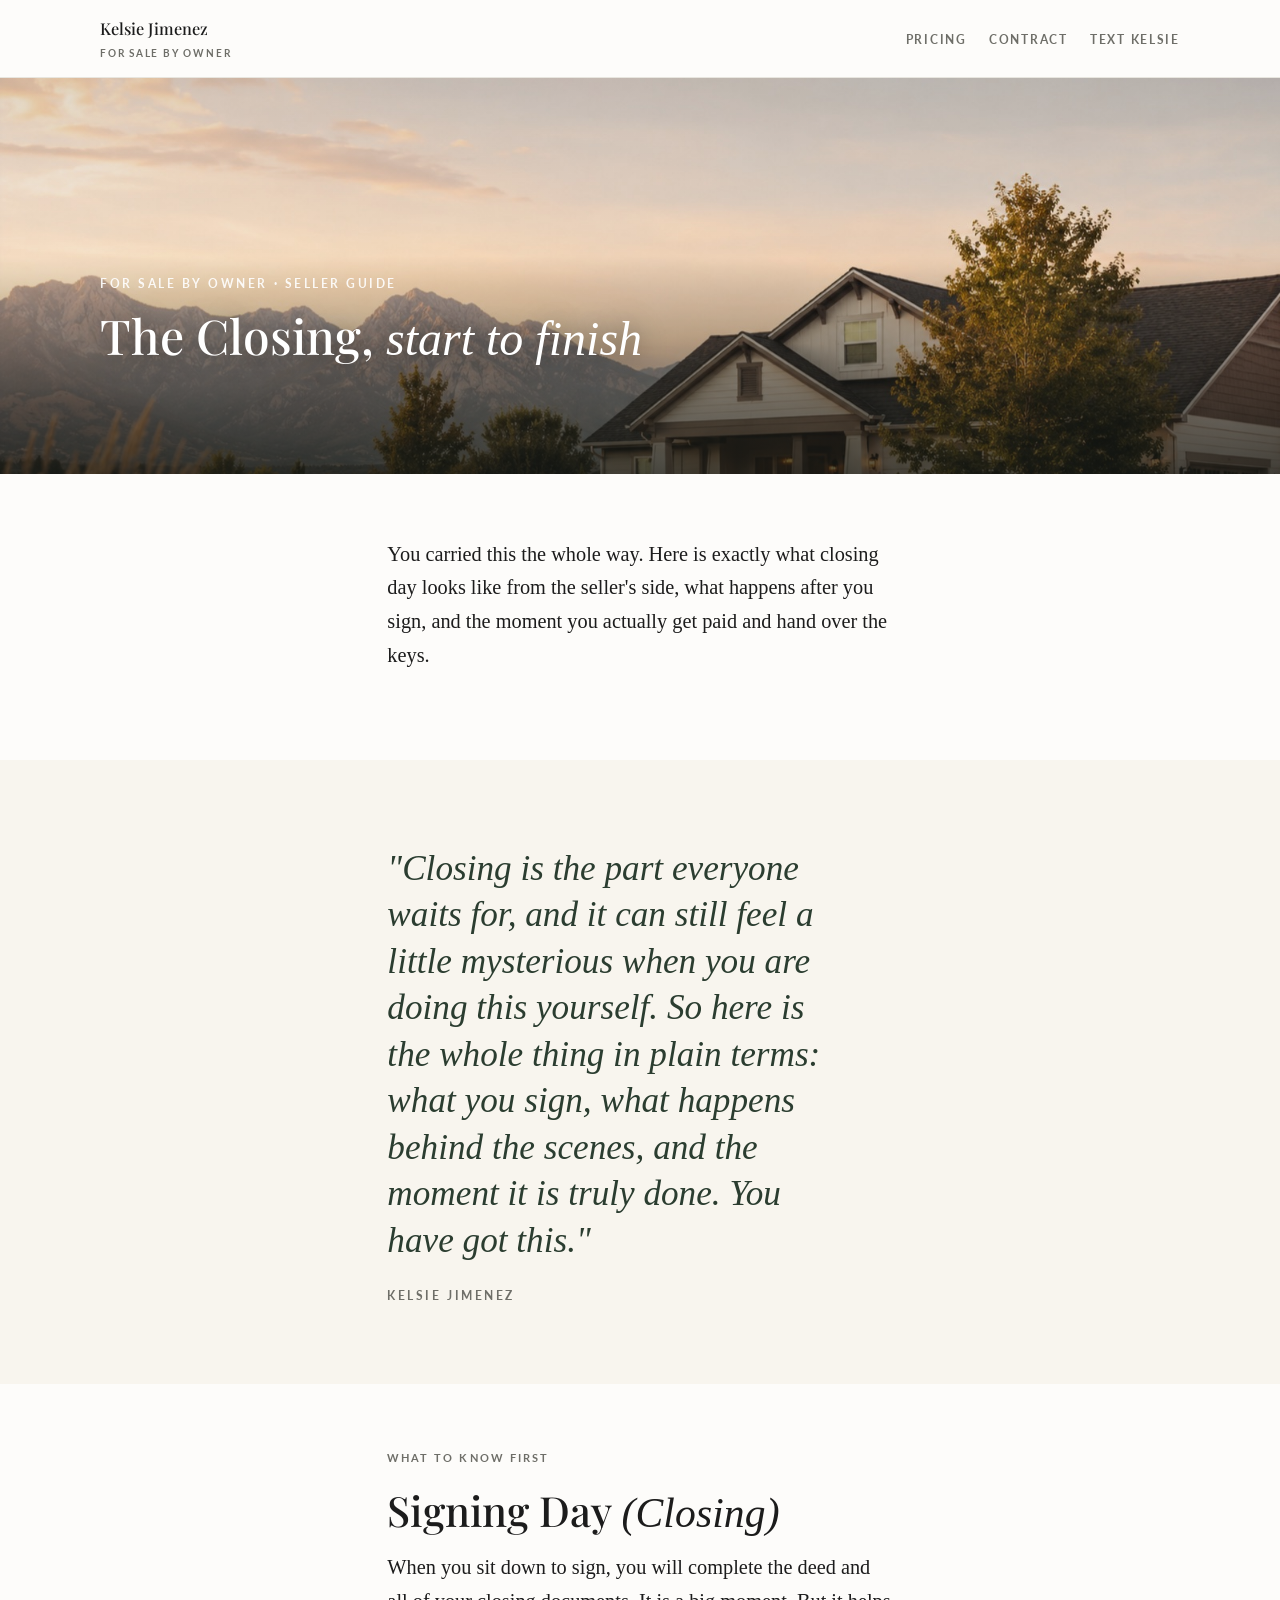
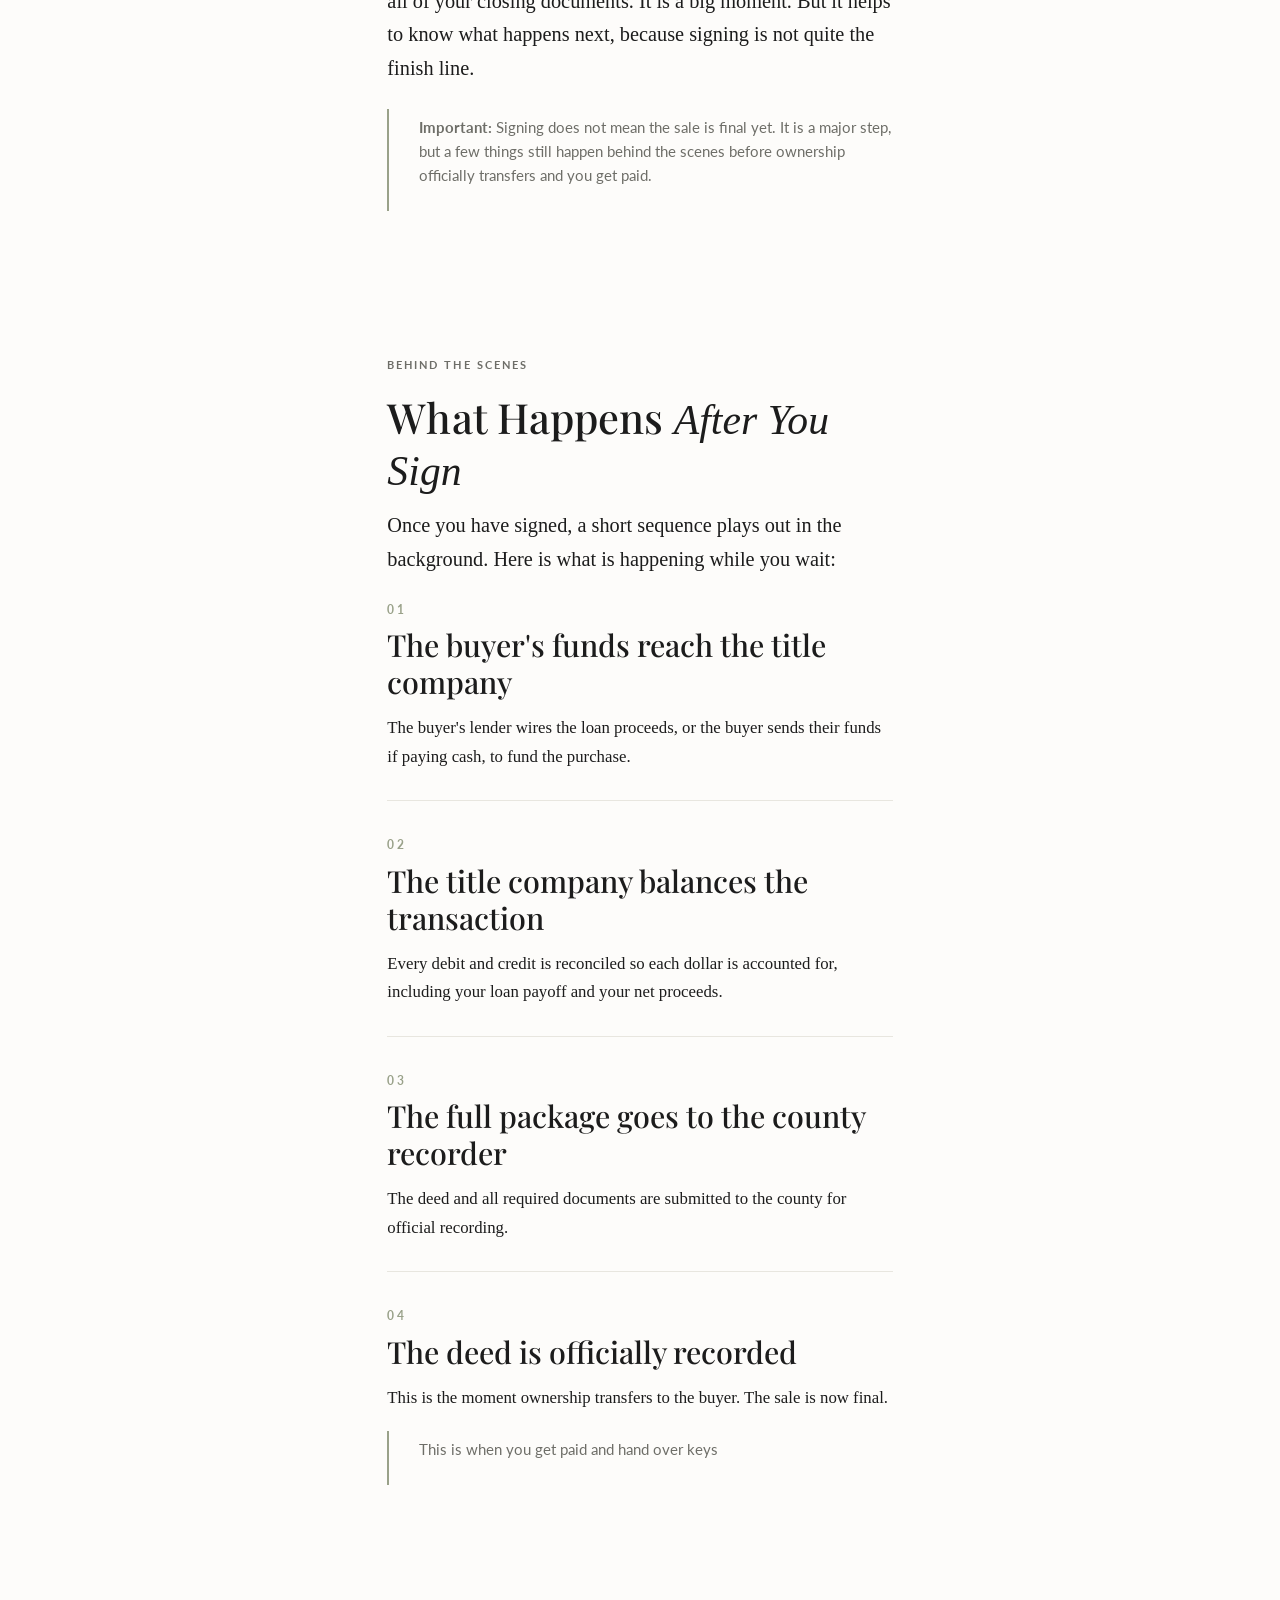
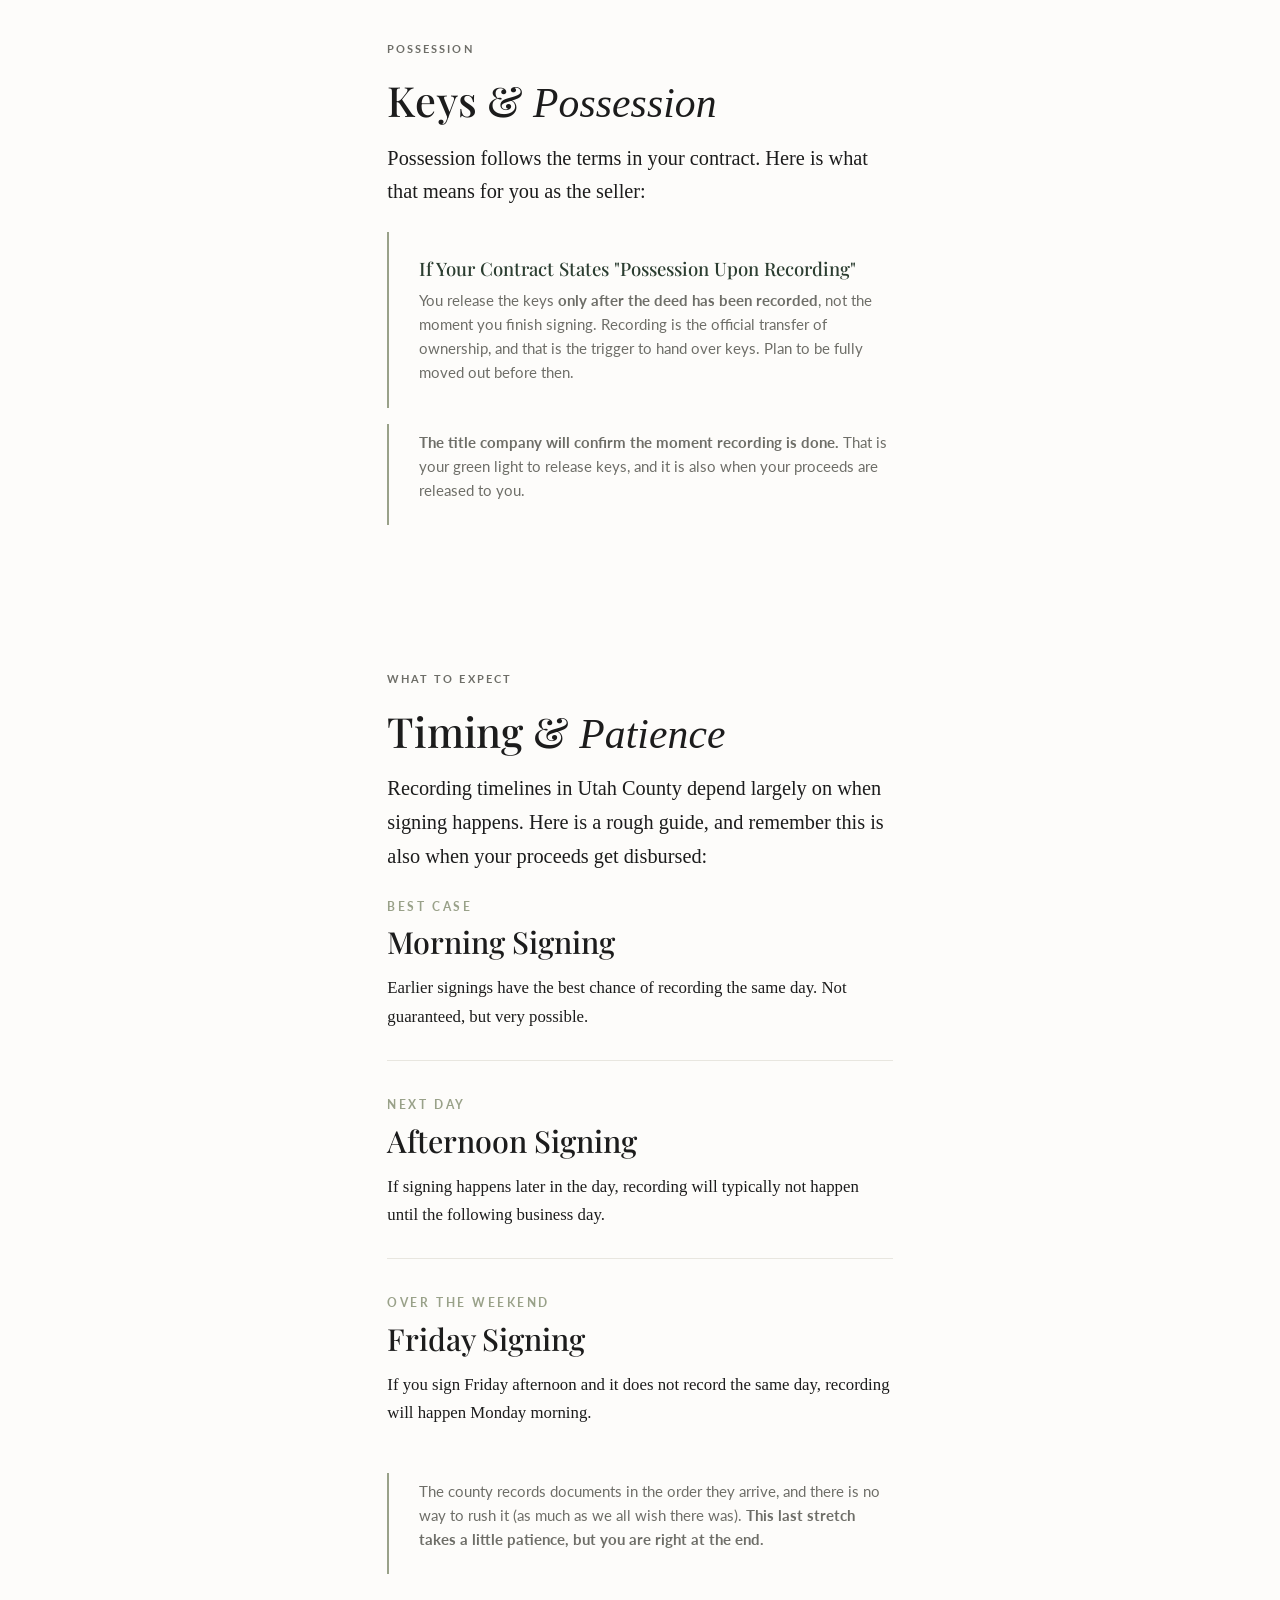
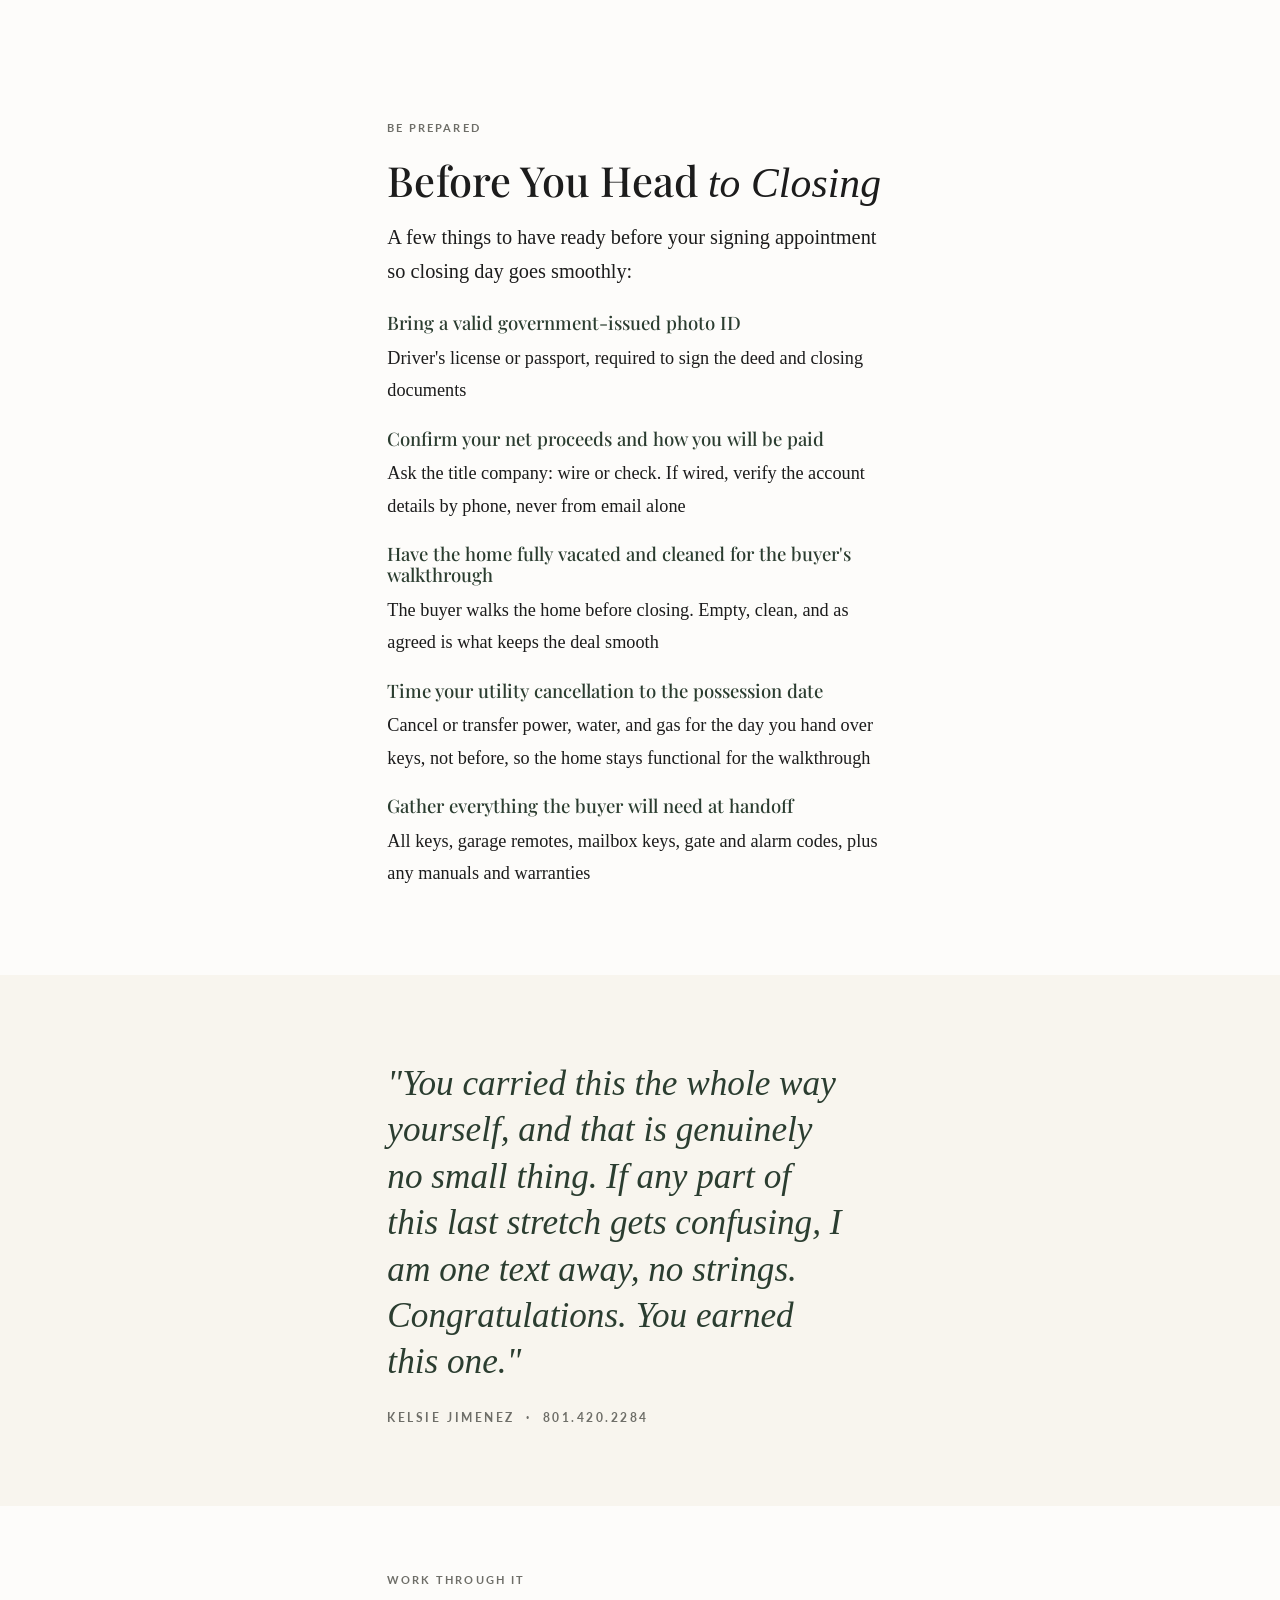
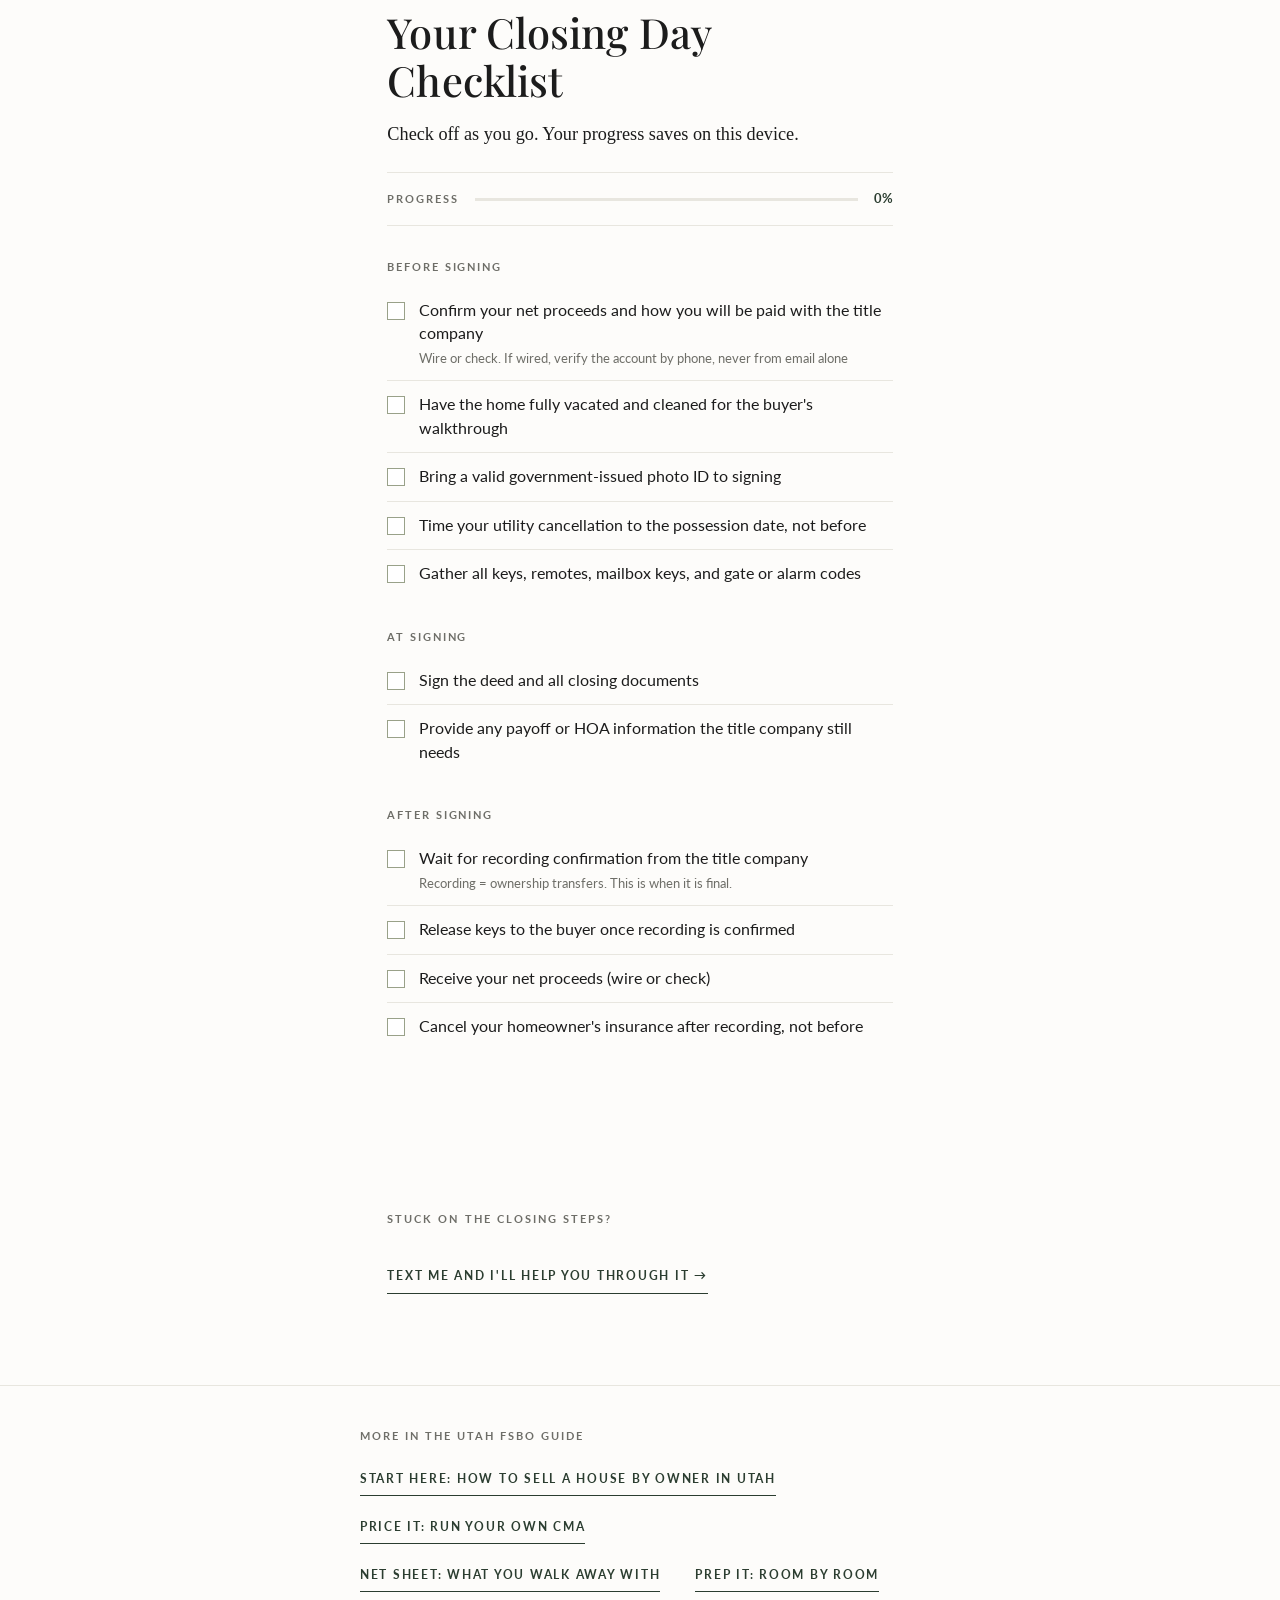
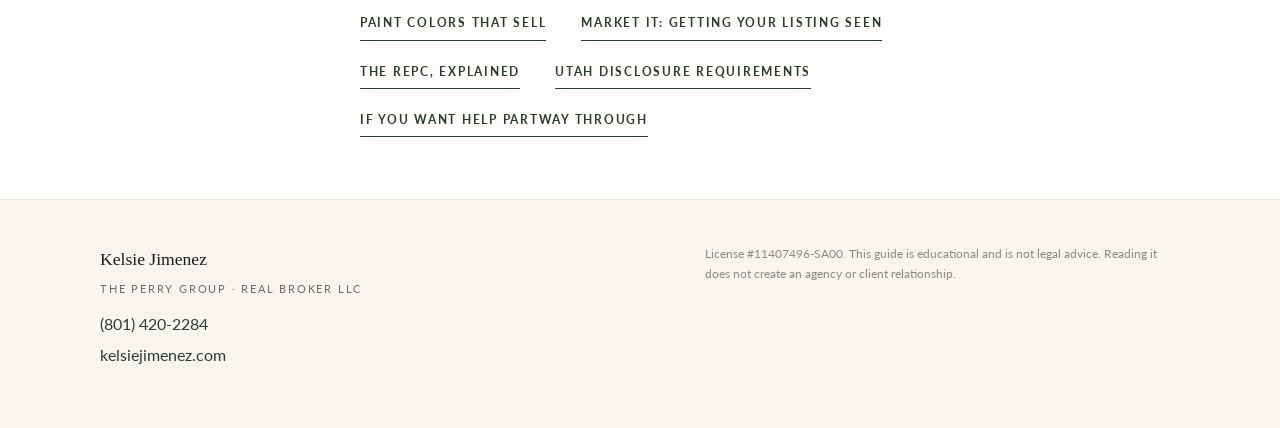
<file: settlement-day.html>
<!DOCTYPE html>
<html lang="en">
<head>
<!-- Google tag (gtag.js) -->
<script async src="https://www.googletagmanager.com/gtag/js?id=G-YQR8LKWMLH"></script>
<script>
  window.dataLayer = window.dataLayer || [];
  function gtag(){dataLayer.push(arguments);}
  gtag('js', new Date());
  gtag('config', 'G-YQR8LKWMLH');
</script>
<script id="kj-lead-events">
document.addEventListener('click',function(e){var a=e.target.closest&&e.target.closest('a[href^="sms:"],a[href^="tel:"]');if(a&&window.gtag){gtag('event',a.getAttribute('href').indexOf('sms:')===0?'text_me_click':'call_click',{link_url:a.getAttribute('href'),page_title:document.title,transport_type:'beacon'});}},true);
document.addEventListener('submit',function(e){if(window.gtag){gtag('event','generate_lead',{form_id:(e.target&&e.target.id)||'',page_title:document.title,transport_type:'beacon'});}},true);
</script>

<meta charset="UTF-8">
<meta name="viewport" content="width=device-width, initial-scale=1.0">
<title>Closing Day in Utah: What Happens and What to Bring</title>
<meta property="og:title" content="Closing Day in Utah: What Happens and What to Bring">
<meta property="og:description" content="What happens on settlement day for a Utah home seller. Who is in the room, what you sign, when the money lands, and what to bring with you.">
<meta property="og:type" content="website">
<meta property="og:url" content="https://forsalebyowner.kelsiejimenez.com/settlement-day.html">

<link rel="canonical" href="https://forsalebyowner.kelsiejimenez.com/settlement-day.html">
<meta property="og:url" content="https://forsalebyowner.kelsiejimenez.com/settlement-day.html">
<meta property="og:type" content="website">
<meta name="description" content="What happens on settlement day for a Utah home seller. Who is in the room, what you sign, when the money lands, and what to bring with you.">
<link rel="preconnect" href="https://fonts.googleapis.com" />
<link rel="preconnect" href="https://fonts.gstatic.com" crossorigin />
<link href="https://fonts.googleapis.com/css2?family=Lato:wght@400;700&family=Playfair+Display:wght@400;500;600&display=swap" rel="stylesheet" />
<link rel="stylesheet" href="guide.css">
<style>
  /* Page-specific: closing-day checklist + progress indicator */
  .progress-wrap{display:flex;align-items:center;gap:16px;margin:22px 0 32px;
    border-top:1px solid var(--line);border-bottom:1px solid var(--line);padding:14px 0;}
  .progress-label{font-family:var(--util);font-size:.66rem;letter-spacing:.18em;text-transform:uppercase;
    color:var(--ink-soft);font-weight:700;white-space:nowrap;}
  .progress-bar{flex:1;height:3px;background:var(--line);overflow:hidden;}
  .progress-fill{height:100%;width:0%;background:var(--sage);transition:width .4s ease;}
  .progress-pct{font-family:var(--util);font-size:.82rem;font-weight:700;color:var(--forest);white-space:nowrap;}
  .checklist-group{margin-bottom:30px;}
  .checklist-group-label{font-family:var(--util);font-size:.66rem;letter-spacing:.18em;text-transform:uppercase;
    color:var(--ink-soft);font-weight:700;margin-bottom:10px;}
  .check-item{display:flex;align-items:flex-start;gap:14px;padding:12px 0;
    border-bottom:1px solid var(--line);cursor:pointer;font-family:var(--util);}
  .check-item:last-child{border-bottom:none;}
  .check-box{width:18px;height:18px;border:1.5px solid var(--sage);background:#fff;flex-shrink:0;
    margin-top:3px;display:flex;align-items:center;justify-content:center;font-size:11px;
    color:transparent;transition:background .18s ease,border-color .18s ease;}
  .check-item.done .check-box{background:var(--sage);border-color:var(--sage);}
  .check-item.done .check-box::after{content:'\2713';color:#fff;}
  .check-item.done .check-text{color:var(--ink-soft);text-decoration:line-through;}
  .check-text{font-size:.98rem;line-height:1.5;color:var(--ink);}
  .check-note{font-size:.84rem;line-height:1.45;color:var(--ink-soft);margin-top:3px;text-decoration:none;}
</style>
<script type="application/ld+json">
{
  "@context": "https://schema.org",
  "@type": "Article",
  "headline": "Closing Day in Utah: What Happens and What to Bring",
  "description": "What happens on settlement day for a Utah home seller. Who is in the room, what you sign, when the money lands, and what to bring with you.",
  "url": "https://forsalebyowner.kelsiejimenez.com/settlement-day.html",
  "author": {
    "@type": "Person",
    "name": "Kelsie Jimenez"
  },
  "publisher": {
    "@type": "RealEstateAgent",
    "name": "Kelsie Jimenez",
    "logo": {
      "@type": "ImageObject",
      "url": "https://kelsiejimenez.com/wp-content/uploads/2026/06/headshot.jpg"
    }
  }
}
</script>
<script type="application/ld+json">
{
 "@context": "https://schema.org",
 "@type": "BreadcrumbList",
 "itemListElement": [
  {
   "@type": "ListItem",
   "position": 1,
   "name": "Utah FSBO Guide",
   "item": "https://forsalebyowner.kelsiejimenez.com/"
  },
  {
   "@type": "ListItem",
   "position": 2,
   "name": "Closing Day",
   "item": "https://forsalebyowner.kelsiejimenez.com/settlement-day.html"
  }
 ]
}
</script>
</head>
<body>
<a class="skip" href="#main">Skip to content</a>

<header class="topbar"><div class="wrap"><a class="brand" href="/">Kelsie Jimenez<span class="brand-sub">For Sale By Owner</span></a>
<nav><a href="diy-cma.html">Pricing</a><a href="repc-walkthrough.html">Contract</a><a href="sms:8014202284">Text Kelsie</a></nav></div></header>

<section class="hero-slim">
  <img class="hero-img" src="hero.jpg" alt="A Utah County home at golden hour" />
  <div class="hero-scrim"></div>
  <div class="hero-inner">
    <span class="hero-eyebrow">For Sale By Owner &middot; Seller Guide</span>
    <h1 class="hero-title">The Closing, <em>start to finish</em></h1>
  </div>
</section>

<section>
  <div class="wrap read">
    <p class="lede">You carried this the whole way. Here is exactly what closing day looks like from the seller's side, what happens after you sign, and the moment you actually get paid and hand over the keys.</p>
  </div>
</section>

<main id="main">

<section class="band-warm">
  <div class="wrap read">
    <p class="pull">"Closing is the part everyone waits for, and it can still feel a little mysterious when you are doing this yourself. So here is the whole thing in plain terms: what you sign, what happens behind the scenes, and the moment it is truly done. You have got this."</p>
    <p class="pull-sig">Kelsie Jimenez</p>
  </div>
</section>

<!-- SIGNING DAY -->
<section>
  <div class="wrap read">
    <span class="label">What to Know First</span>
    <h2>Signing Day <em>(Closing)</em></h2>
    <p class="lede">When you sit down to sign, you will complete the deed and all of your closing documents. It is a big moment. But it helps to know what happens next, because signing is not quite the finish line.</p>

    <div class="panel">
      <p class="fine"><strong>Important:</strong> Signing does not mean the sale is final yet. It is a major step, but a few things still happen behind the scenes before ownership officially transfers and you get paid.</p>
    </div>
  </div>
</section>

<!-- WHAT HAPPENS AFTER -->
<section>
  <div class="wrap read">
    <span class="label">Behind the Scenes</span>
    <h2>What Happens <em>After You Sign</em></h2>
    <p class="lede">Once you have signed, a short sequence plays out in the background. Here is what is happening while you wait:</p>

    <div class="step">
      <div class="step-num">01</div>
      <h3>The buyer's funds reach the title company</h3>
      <p>The buyer's lender wires the loan proceeds, or the buyer sends their funds if paying cash, to fund the purchase.</p>
    </div>

    <div class="step">
      <div class="step-num">02</div>
      <h3>The title company balances the transaction</h3>
      <p>Every debit and credit is reconciled so each dollar is accounted for, including your loan payoff and your net proceeds.</p>
    </div>

    <div class="step">
      <div class="step-num">03</div>
      <h3>The full package goes to the county recorder</h3>
      <p>The deed and all required documents are submitted to the county for official recording.</p>
    </div>

    <div class="step">
      <div class="step-num">04</div>
      <h3>The deed is officially recorded</h3>
      <p>This is the moment ownership transfers to the buyer. The sale is now final.</p>
      <div class="panel">
        <p class="fine">This is when you get paid and hand over keys</p>
      </div>
    </div>
  </div>
</section>

<!-- POSSESSION & KEYS -->
<section>
  <div class="wrap read">
    <span class="label">Possession</span>
    <h2>Keys &amp; <em>Possession</em></h2>
    <p class="lede">Possession follows the terms in your contract. Here is what that means for you as the seller:</p>

    <div class="panel">
      <h4>If Your Contract States "Possession Upon Recording"</h4>
      <p class="fine">You release the keys <strong>only after the deed has been recorded</strong>, not the moment you finish signing. Recording is the official transfer of ownership, and that is the trigger to hand over keys. Plan to be fully moved out before then.</p>
    </div>

    <div class="panel">
      <p class="fine"><strong>The title company will confirm the moment recording is done.</strong> That is your green light to release keys, and it is also when your proceeds are released to you.</p>
    </div>
  </div>
</section>

<!-- TIMING -->
<section>
  <div class="wrap read">
    <span class="label">What to Expect</span>
    <h2>Timing &amp; <em>Patience</em></h2>
    <p class="lede">Recording timelines in Utah County depend largely on when signing happens. Here is a rough guide, and remember this is also when your proceeds get disbursed:</p>

    <div class="step">
      <div class="step-num">Best case</div>
      <h3>Morning Signing</h3>
      <p>Earlier signings have the best chance of recording the same day. Not guaranteed, but very possible.</p>
    </div>

    <div class="step">
      <div class="step-num">Next day</div>
      <h3>Afternoon Signing</h3>
      <p>If signing happens later in the day, recording will typically not happen until the following business day.</p>
    </div>

    <div class="step">
      <div class="step-num">Over the weekend</div>
      <h3>Friday Signing</h3>
      <p>If you sign Friday afternoon and it does not record the same day, recording will happen Monday morning.</p>
    </div>

    <div class="panel">
      <p class="fine">The county records documents in the order they arrive, and there is no way to rush it (as much as we all wish there was). <strong>This last stretch takes a little patience, but you are right at the end.</strong></p>
    </div>
  </div>
</section>

<!-- BEFORE YOU GO -->
<section>
  <div class="wrap read">
    <span class="label">Be Prepared</span>
    <h2>Before You Head <em>to Closing</em></h2>
    <p class="lede">A few things to have ready before your signing appointment so closing day goes smoothly:</p>

    <h4>Bring a valid government-issued photo ID</h4>
    <p>Driver's license or passport, required to sign the deed and closing documents</p>

    <h4>Confirm your net proceeds and how you will be paid</h4>
    <p>Ask the title company: wire or check. If wired, verify the account details by phone, never from email alone</p>

    <h4>Have the home fully vacated and cleaned for the buyer's walkthrough</h4>
    <p>The buyer walks the home before closing. Empty, clean, and as agreed is what keeps the deal smooth</p>

    <h4>Time your utility cancellation to the possession date</h4>
    <p>Cancel or transfer power, water, and gas for the day you hand over keys, not before, so the home stays functional for the walkthrough</p>

    <h4>Gather everything the buyer will need at handoff</h4>
    <p>All keys, garage remotes, mailbox keys, gate and alarm codes, plus any manuals and warranties</p>
  </div>
</section>

<!-- KELSIE NOTE -->
<section class="band-warm">
  <div class="wrap read">
    <p class="pull">"You carried this the whole way yourself, and that is genuinely no small thing. If any part of this last stretch gets confusing, I am one text away, no strings. Congratulations. You earned this one."</p>
    <p class="pull-sig">Kelsie Jimenez &nbsp;&middot;&nbsp; 801.420.2284</p>
  </div>
</section>

<!-- CHECKLIST -->
<section>
  <div class="wrap read">
    <span class="label">Work through it</span>
    <h2>Your Closing Day Checklist</h2>
    <p>Check off as you go. Your progress saves on this device.</p>

    <div class="progress-wrap">
      <div class="progress-label">Progress</div>
      <div class="progress-bar"><div class="progress-fill" id="progress-fill"></div></div>
      <div class="progress-pct" id="progress-pct">0%</div>
    </div>

    <div class="checklist-group">
      <div class="checklist-group-label">Before Signing</div>
      <div class="check-item" onclick="toggleCheck(this)">
        <div class="check-box"></div>
        <div>
          <div class="check-text">Confirm your net proceeds and how you will be paid with the title company</div>
          <div class="check-note">Wire or check. If wired, verify the account by phone, never from email alone</div>
        </div>
      </div>
      <div class="check-item" onclick="toggleCheck(this)">
        <div class="check-box"></div>
        <div><div class="check-text">Have the home fully vacated and cleaned for the buyer's walkthrough</div></div>
      </div>
      <div class="check-item" onclick="toggleCheck(this)">
        <div class="check-box"></div>
        <div><div class="check-text">Bring a valid government-issued photo ID to signing</div></div>
      </div>
      <div class="check-item" onclick="toggleCheck(this)">
        <div class="check-box"></div>
        <div><div class="check-text">Time your utility cancellation to the possession date, not before</div></div>
      </div>
      <div class="check-item" onclick="toggleCheck(this)">
        <div class="check-box"></div>
        <div><div class="check-text">Gather all keys, remotes, mailbox keys, and gate or alarm codes</div></div>
      </div>
    </div>

    <div class="checklist-group">
      <div class="checklist-group-label">At Signing</div>
      <div class="check-item" onclick="toggleCheck(this)">
        <div class="check-box"></div>
        <div><div class="check-text">Sign the deed and all closing documents</div></div>
      </div>
      <div class="check-item" onclick="toggleCheck(this)">
        <div class="check-box"></div>
        <div><div class="check-text">Provide any payoff or HOA information the title company still needs</div></div>
      </div>
    </div>

    <div class="checklist-group">
      <div class="checklist-group-label">After Signing</div>
      <div class="check-item" onclick="toggleCheck(this)">
        <div class="check-box"></div>
        <div>
          <div class="check-text">Wait for recording confirmation from the title company</div>
          <div class="check-note">Recording = ownership transfers. This is when it is final.</div>
        </div>
      </div>
      <div class="check-item" onclick="toggleCheck(this)">
        <div class="check-box"></div>
        <div><div class="check-text">Release keys to the buyer once recording is confirmed</div></div>
      </div>
      <div class="check-item" onclick="toggleCheck(this)">
        <div class="check-box"></div>
        <div><div class="check-text">Receive your net proceeds (wire or check)</div></div>
      </div>
      <div class="check-item" onclick="toggleCheck(this)">
        <div class="check-box"></div>
        <div><div class="check-text">Cancel your homeowner's insurance after recording, not before</div></div>
      </div>
    </div>
  </div>
</section>

</main>

<script>
function toggleCheck(item){item.classList.toggle('done');updateProgress();saveState()}
function updateProgress(){
  const all=document.querySelectorAll('.check-item');
  const done=document.querySelectorAll('.check-item.done');
  const pct=Math.round(done.length/all.length*100);
  document.getElementById('progress-fill').style.width=pct+'%';
  document.getElementById('progress-pct').textContent=pct+'%';
}
function saveState(){
  const state=Array.from(document.querySelectorAll('.check-item')).map(i=>i.classList.contains('done'));
  localStorage.setItem('fsboSellerClosing',JSON.stringify(state));
}
function loadState(){
  const saved=localStorage.getItem('fsboSellerClosing');
  if(saved){
    JSON.parse(saved).forEach((v,i)=>{if(v)document.querySelectorAll('.check-item')[i].classList.add('done')});
    updateProgress();
  }
}
loadState();
</script>

<section>
  <div class="wrap read">
    <span class="label">Stuck on the closing steps?</span>
    <p><a class="ed-link" href="sms:8014202284">Text me and I'll help you through it &rarr;</a></p>
  </div>
</section>

<!-- GUIDE CROSS-LINKS -->
<nav class="guide-nav" aria-label="More in this guide">
  <div class="wrap read">
    <span class="label">More in the Utah FSBO guide</span>
    <a href="index.html">Start here: how to sell a house by owner in Utah</a>
    <a href="diy-cma.html">Price it: run your own CMA</a>
    <a href="seller-net-sheet.html">Net sheet: what you walk away with</a>
    <a href="listing-prep.html">Prep it: room by room</a>
    <a href="paint-guide.html">Paint colors that sell</a>
    <a href="market-your-home.html">Market it: getting your listing seen</a>
    <a href="repc-walkthrough.html">The REPC, explained</a>
    <a href="disclosures.html">Utah disclosure requirements</a>
    <a href="seller-advantage.html">If you want help partway through</a>
  </div>
</nav>

<footer>
  <div class="wrap">
    <div>
      <div class="fname">Kelsie Jimenez<span>The Perry Group &middot; Real Broker LLC</span></div>
      <p class="contact"><a href="tel:8014202284">(801) 420-2284</a><br><a href="https://kelsiejimenez.com">kelsiejimenez.com</a></p>
    </div>
    <div>
      <p class="disclaimer">License #11407496-SA00. This guide is educational and is not legal advice. Reading it does not create an agency or client relationship.</p>
    </div>
  </div>
</footer>

</body>
</html>
</file>
<file: guide.css>
/* Kelsie Jimenez — editorial guide system
   Ported from clients.kelsiejimenez.com. Shared by every FSBO guide page.
   Rules: white/ink editorial, hairline rules instead of boxes,
   no tinted card fills, color limited to forest links + sage accents. */

:root{
  --bg:#FDFCFA;--bg-warm:#F8F5EE;--sand:#F2E8D5;
  --ink:#1C1C1C;--ink-soft:#6E6E68;
  --forest:#2B3D30;--forest-2:#344A39;--sage:#99A189;--line:#E8E6DF;
  --display:"Playfair Display",Georgia,serif;
  --body:"Times New Roman",Times,serif;
  --util:"Lato",system-ui,sans-serif;
  --maxw:1140px;--readw:62ch;
}
*{box-sizing:border-box;}
html{scroll-behavior:smooth;scroll-padding-top:80px;}
@media (prefers-reduced-motion:reduce){html{scroll-behavior:auto;}}
body{margin:0;background:var(--bg);color:var(--ink);font-family:var(--body);
  font-size:1.14rem;line-height:1.78;-webkit-font-smoothing:antialiased;text-rendering:optimizeLegibility;}
.wrap{max-width:var(--maxw);margin:0 auto;padding:0 30px;}
.read{max-width:var(--readw);}
h1,h2,h3,h4{font-family:var(--display);font-weight:500;line-height:1.16;margin:0;}
h2{font-size:clamp(1.9rem,3.4vw,2.6rem);margin-bottom:14px;letter-spacing:.1px;}
h3{font-size:clamp(1.5rem,2.8vw,1.9rem);margin-bottom:14px;line-height:1.22;}
h4{font-family:var(--display);font-size:1.16rem;font-weight:500;margin:20px 0 8px;color:var(--forest);}
p{margin:0 0 1.15em;}
a{color:var(--forest);text-underline-offset:3px;}
h1 em,h2 em,h3 em,h4 em,.pull{font-family:'Times New Roman',Georgia,serif;font-style:italic;}
section{padding:64px 0;}
.band-warm{background:var(--bg-warm);}
.label{font-family:var(--util);text-transform:uppercase;letter-spacing:.18em;font-size:.7rem;
  font-weight:700;color:var(--ink-soft);margin:0 0 18px;display:block;}
.lede{font-size:1.27rem;line-height:1.66;color:var(--ink);}

/* TOPBAR */
.topbar{border-bottom:1px solid var(--line);background:var(--bg);position:sticky;top:0;z-index:20;}
.topbar .wrap{display:flex;align-items:center;justify-content:space-between;padding-top:14px;padding-bottom:14px;}
.topbar .brand{font-family:var(--display);font-size:1.02rem;font-weight:500;color:var(--ink);text-decoration:none;}
.topbar .brand-sub{display:block;font-family:var(--util);font-size:.62rem;letter-spacing:.18em;
  text-transform:uppercase;color:var(--ink-soft);margin-top:2px;font-weight:700;}
.topbar nav a{margin-left:22px;font-family:var(--util);font-size:.78rem;letter-spacing:.14em;
  text-transform:uppercase;font-weight:700;color:var(--ink-soft);text-decoration:none;}
.topbar nav a:hover,.topbar nav a.on{color:var(--forest);}
@media (max-width:640px){.topbar nav a{margin-left:14px;font-size:.7rem;letter-spacing:.1em;}}

/* HERO */
.hero-slim{position:relative;min-height:44vh;display:flex;flex-direction:column;
  justify-content:flex-end;overflow:hidden;background:var(--forest-2);}
.hero-slim .hero-img{position:absolute;inset:0;width:100%;height:100%;object-fit:cover;object-position:center 42%;display:block;}
.hero-slim .hero-scrim{position:absolute;inset:0;background:linear-gradient(180deg,
  rgba(18,22,18,.12) 0%,rgba(18,22,18,.04) 45%,rgba(18,22,18,.38) 72%,rgba(18,22,18,.72) 100%);}
.hero-slim .hero-inner{position:relative;z-index:2;padding:60px 30px 44px;max-width:var(--maxw);margin:0 auto;color:#fff;width:100%;}
.hero-slim .hero-eyebrow{font-family:var(--util);font-size:11.5px;letter-spacing:.22em;text-transform:uppercase;
  opacity:.9;font-weight:700;margin-bottom:14px;display:block;color:#fff;}
.hero-slim .hero-title{font-family:var(--display);font-weight:500;font-size:clamp(1.9rem,4.4vw,3rem);
  line-height:1.1;margin:0;color:#fff;text-shadow:0 2px 24px rgba(0,0,0,.5);max-width:22ch;}

/* NO-IMAGE HERO */
.hero-plain{border-bottom:1px solid var(--line);padding:56px 0 44px;}
.hero-plain .hero-eyebrow{font-family:var(--util);font-size:.7rem;letter-spacing:.22em;text-transform:uppercase;
  color:var(--sage);font-weight:700;margin-bottom:14px;display:block;}
.hero-plain h1{font-size:clamp(2rem,4.4vw,3rem);line-height:1.1;max-width:22ch;}

/* STEPS */
.step{padding-top:34px;padding-bottom:10px;border-top:1px solid var(--line);}
.step:first-of-type{border-top:none;padding-top:0;}
.step .step-num{font-family:var(--util);font-size:.72rem;letter-spacing:.22em;text-transform:uppercase;
  color:var(--sage);font-weight:700;margin-bottom:6px;}
.step p{font-size:1.05rem;line-height:1.68;}
.step ul,.step ol{margin:0 0 1em;padding-left:24px;}
.step li{margin-bottom:6px;font-size:1.02rem;line-height:1.55;}

/* ASIDES — sage rule, never a filled box */
.panel,.callout{border-left:2px solid var(--sage);padding:6px 0 6px 30px;margin:16px 0;}
.panel .fine,.callout{font-family:var(--util);font-size:.94rem;line-height:1.6;color:var(--ink-soft);}
.warning{border-left:2px solid #c76666;padding:10px 16px 10px 22px;margin:14px 0;
  font-family:var(--util);font-size:.9rem;color:#7a2020;line-height:1.6;background:#fef7f5;}
.warning strong{color:#7a2020;}

/* PULL QUOTE */
.pull{font-family:'Times New Roman',Georgia,serif;font-style:italic;font-weight:400;
  font-size:clamp(1.55rem,3vw,2.2rem);line-height:1.32;color:var(--forest);max-width:26ch;margin:22px 0;}
.pull-sig{font-family:var(--util);font-size:.72rem;letter-spacing:.22em;text-transform:uppercase;
  color:var(--ink-soft);font-weight:700;}

/* LINKS + CONTENTS */
.ed-link{display:inline-block;font-family:var(--util);font-size:.78rem;letter-spacing:.14em;
  text-transform:uppercase;font-weight:700;color:var(--forest);text-decoration:none;
  border-bottom:1.5px solid var(--forest);padding:8px 0 6px;margin:10px 0 6px;
  transition:color .18s ease,border-color .18s ease;}
.ed-link:hover,.ed-link:focus{color:var(--forest-2);border-color:var(--forest-2);}
.contents{border-bottom:1px solid var(--line);padding:34px 0 30px;}
.contents .promise{font-family:var(--util);font-size:.7rem;letter-spacing:.18em;text-transform:uppercase;
  color:var(--ink-soft);font-weight:700;margin:0 0 20px;}
.contents .clist{display:flex;flex-wrap:wrap;gap:0 34px;}
.contents .clist a{font-family:var(--util);font-size:.78rem;letter-spacing:.14em;text-transform:uppercase;
  font-weight:700;color:var(--forest);text-decoration:none;border-bottom:1.5px solid var(--forest);
  padding:6px 0 5px;margin-bottom:10px;}
.contents .clist a:hover{color:var(--forest-2);border-color:var(--forest-2);}
@media (max-width:640px){.contents .clist{display:block;}.contents .clist a{display:block;width:auto;}}

/* TABLES */
table{width:100%;border-collapse:collapse;margin:22px 0;font-family:var(--util);font-size:.96rem;}
th{text-align:left;font-size:.7rem;letter-spacing:.18em;text-transform:uppercase;font-weight:700;
  color:var(--ink-soft);border-bottom:1px solid var(--line);padding:10px 12px 10px 0;}
td{border-bottom:1px solid var(--line);padding:12px 12px 12px 0;line-height:1.55;vertical-align:top;}

/* FORM CONTROLS (calculators, worksheets) */
.field{margin-bottom:20px;}
.field label{display:block;font-family:var(--util);font-size:.74rem;font-weight:700;letter-spacing:.1em;
  text-transform:uppercase;color:var(--ink-soft);margin-bottom:7px;}
.field .hint{font-family:var(--util);font-size:.86rem;color:var(--ink-soft);margin:0 0 8px;
  font-weight:400;line-height:1.45;text-transform:none;letter-spacing:0;}
input,textarea,select{font-family:var(--body);font-size:1.05rem;color:var(--ink);background:#fff;
  border:1px solid var(--line);border-radius:6px;padding:11px 13px;}
input:focus,textarea:focus,select:focus{outline:2px solid var(--sage);outline-offset:1px;border-color:var(--forest);}
.btn{appearance:none;cursor:pointer;background:var(--forest);color:var(--bg);font-family:var(--util);
  font-size:1rem;font-weight:700;letter-spacing:.02em;border:none;border-radius:6px;padding:15px 18px;
  margin-top:8px;transition:background .18s ease;}
.btn:hover,.btn:focus{background:var(--forest-2);outline:2px solid var(--sage);outline-offset:2px;}

/* GUIDE NAV (cross-links between guides) */
.guide-nav{border-top:1px solid var(--line);padding:40px 0 10px;font-family:var(--util);}
.guide-nav .label{margin-bottom:14px;}
.guide-nav a{display:inline-block;font-size:.78rem;letter-spacing:.14em;text-transform:uppercase;
  font-weight:700;color:var(--forest);text-decoration:none;border-bottom:1.5px solid var(--forest);
  padding:6px 0 5px;margin:0 30px 12px 0;}

/* FOOTER */
footer{background:var(--bg-warm);border-top:1px solid var(--line);padding:44px 0 40px;
  font-family:var(--util);font-size:.94rem;color:var(--ink-soft);margin-top:40px;}
footer .wrap{display:grid;grid-template-columns:1.2fr 1fr;gap:36px;}
@media (max-width:720px){footer .wrap{grid-template-columns:1fr;gap:24px;}}
footer .fname{font-family:var(--body);color:var(--ink);font-size:1.1rem;}
footer .fname span{font-family:var(--util);display:block;font-size:.7rem;letter-spacing:.16em;
  text-transform:uppercase;color:var(--ink-soft);margin-top:4px;}
footer a{color:var(--forest);text-decoration:none;}
footer a:hover{text-decoration:underline;}
.contact{font-family:var(--util);font-size:1rem;line-height:1.9;margin-top:10px;}
.contact a{color:var(--forest);text-decoration:none;}
.disclaimer{font-size:.78rem;line-height:1.6;color:#8B8B84;}

a.skip{position:absolute;left:-9999px;}
a.skip:focus{left:16px;top:16px;position:fixed;background:var(--bg);color:var(--forest);
  padding:10px 16px;border-radius:4px;z-index:50;border:1px solid var(--line);}
</file>
